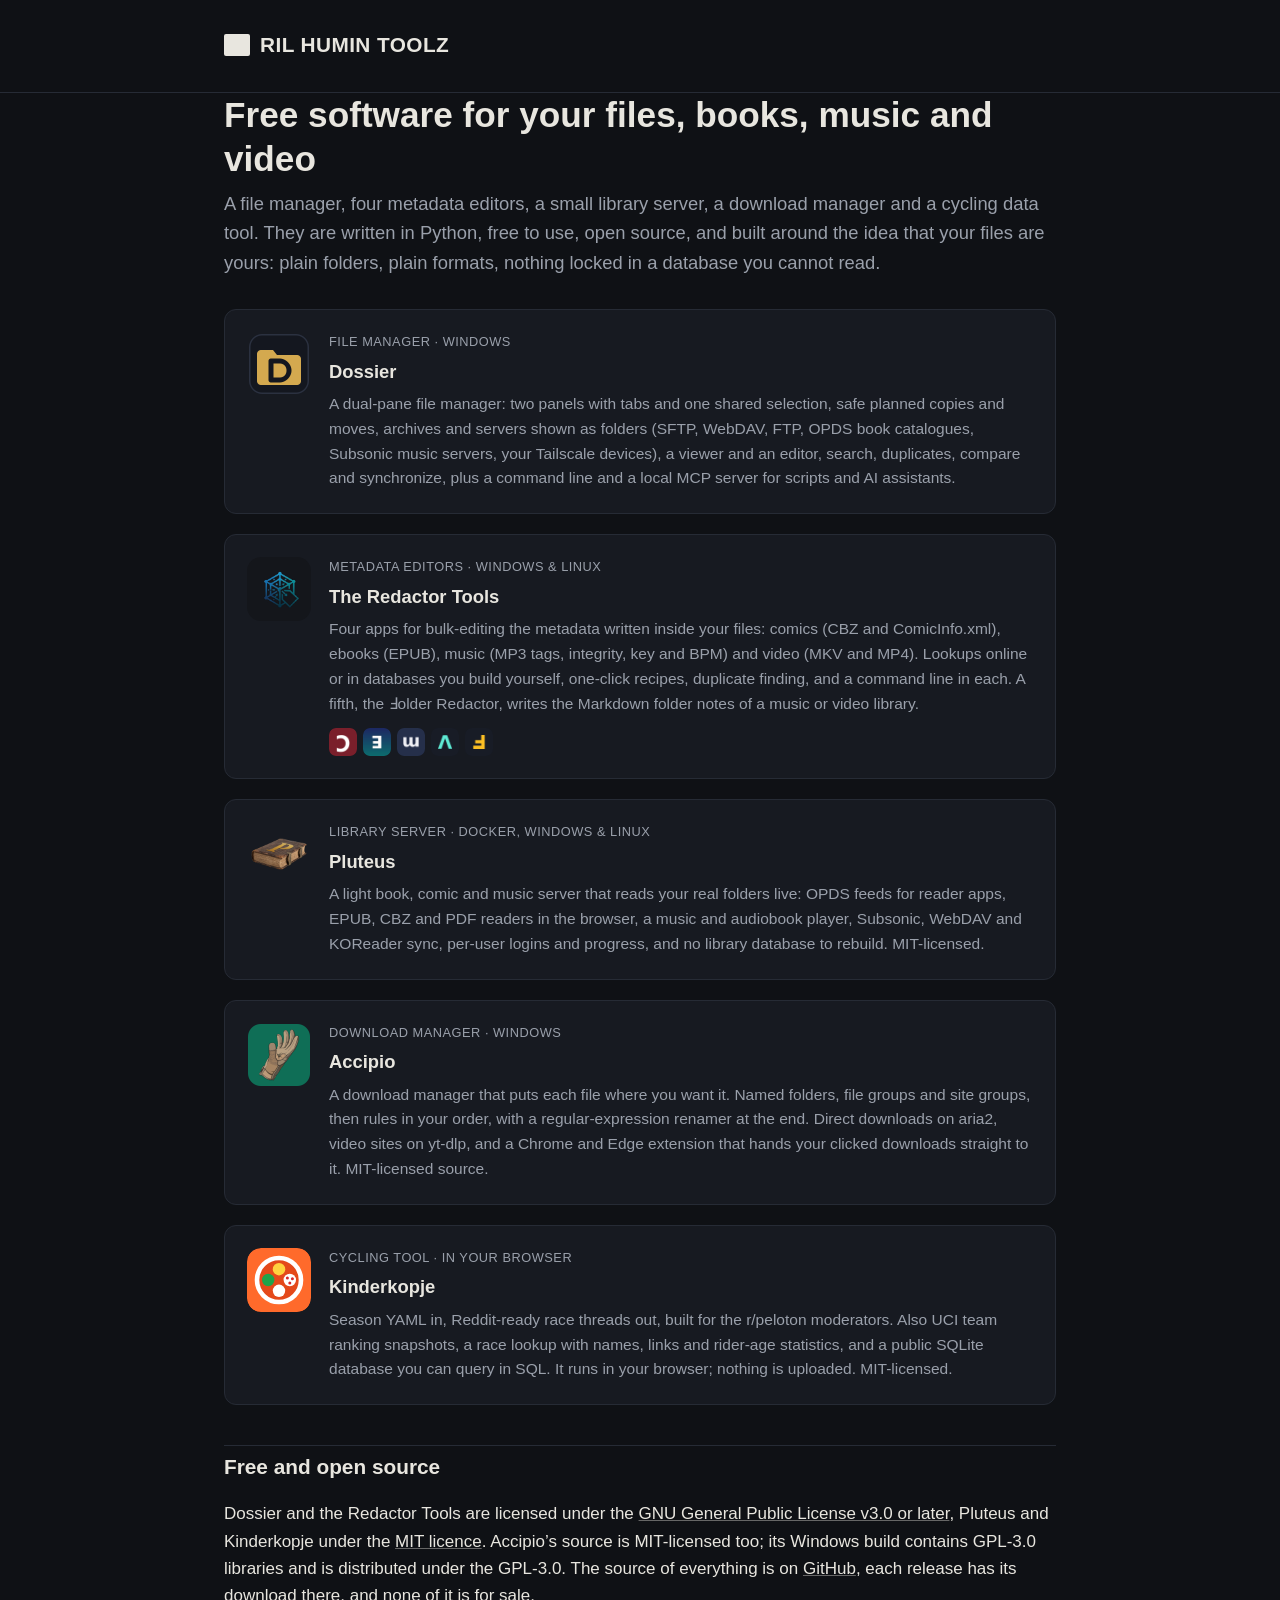
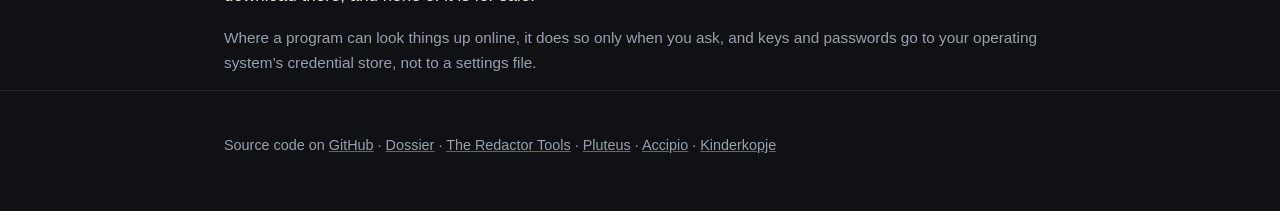
<file: index.html>
<!doctype html>
<html lang="en">
<head>
<meta charset="utf-8">
<meta name="viewport" content="width=device-width, initial-scale=1">
<title>Erlbon — Free Software for Files, Books, Music and Video (Windows &amp; Linux)</title>
<meta name="description" content="Free, open-source software by Erlbon: Dossier, a dual-pane file manager for Windows; the Redactor Tools, four apps for bulk-editing metadata in comics, ebooks, MP3s and video; Pluteus, a light book, comic and music server; Accipio, a download manager that sorts every download by your rules; and Kinderkopje, race threads and UCI points for cycling fans.">
<link rel="canonical" href="https://erlbon.github.io/">
<link rel="icon" href="assets/img/favicon.png" type="image/png">

<meta property="og:type" content="website">
<meta property="og:title" content="Erlbon — Free Software for Files, Books, Music and Video">
<meta property="og:description" content="Dossier (a dual-pane file manager), the Redactor Tools (metadata editors for comics, ebooks, MP3s and video) and Pluteus (a light library server). Free and open source.">
<meta property="og:url" content="https://erlbon.github.io/">
<meta property="og:image" content="https://erlbon.github.io/assets/img/screenshots/dossier-main-dark.jpg">
<meta name="twitter:card" content="summary_large_image">

<link rel="stylesheet" href="assets/style.css">

<script type="application/ld+json">
{
  "@context": "https://schema.org",
  "@type": "WebSite",
  "name": "Erlbon",
  "url": "https://erlbon.github.io/",
  "description": "Free, open-source software for files, books, music and video: a dual-pane file manager, four metadata editors, a light library server, a download manager and a cycling data tool.",
  "author": { "@type": "Person", "name": "Erlbon", "url": "https://github.com/Erlbon" }
}
</script>
<script type="application/ld+json">
{
  "@context": "https://schema.org",
  "@type": "ItemList",
  "itemListElement": [
    { "@type": "ListItem", "position": 1, "url": "https://erlbon.github.io/dossier/", "name": "Dossier" },
    { "@type": "ListItem", "position": 2, "url": "https://erlbon.github.io/redactors/", "name": "The Redactor Tools" },
    { "@type": "ListItem", "position": 3, "url": "https://erlbon.github.io/pluteus/", "name": "Pluteus" },
    { "@type": "ListItem", "position": 4, "url": "https://erlbon.github.io/accipio/", "name": "Accipio" },
    { "@type": "ListItem", "position": 5, "url": "https://erlbon.github.io/kinderkopje/", "name": "Kinderkopje" }
  ]
}
</script>
</head>
<body>

<header class="site-header">
  <div class="wrap">
    <a class="wordmark" href="/"><span class="bar" aria-hidden="true"></span> RIL HUMIN TOOLZ</a>
  </div>
</header>

<main class="wrap">
  <h1 class="front">Free software for your files, books, music and video</h1>
  <p class="lead">A file manager, four metadata editors, a small library server, a download manager and a cycling data tool. They are written in Python, free to use, open source, and built around the idea that your files are yours: plain folders, plain formats, nothing locked in a database you cannot read.</p>

  <div class="grid projects">
    <a class="card" data-app="dossier" href="dossier/">
      <img class="icon" src="assets/img/dossier.png" alt="Dossier icon" width="64" height="64">
      <div>
        <span class="kind">File manager · Windows</span>
        <h3>Dossier</h3>
        <p>A dual-pane file manager: two panels with tabs and one shared selection, safe planned copies and moves, archives and servers shown as folders (SFTP, WebDAV, FTP, OPDS book catalogues, Subsonic music servers, your Tailscale devices), a viewer and an editor, search, duplicates, compare and synchronize, plus a command line and a local MCP server for scripts and AI assistants.</p>
      </div>
    </a>

    <a class="card" href="redactors/">
      <img class="icon" src="assets/img/hero-logo.png" alt="" width="64" height="64" style="object-fit:contain;background:var(--bar)">
      <div>
        <span class="kind">Metadata editors · Windows &amp; Linux</span>
        <h3>The Redactor Tools</h3>
        <p>Four apps for bulk-editing the metadata written inside your files: comics (CBZ and ComicInfo.xml), ebooks (EPUB), music (MP3 tags, integrity, key and BPM) and video (MKV and MP4). Lookups online or in databases you build yourself, one-click recipes, duplicate finding, and a command line in each. A fifth, the Ⅎolder Redactor, writes the Markdown folder notes of a music or video library.</p>
        <div class="icon-row">
          <img src="assets/img/cbzredactor.png" alt="The ƆBZ Redactor" width="28" height="28">
          <img src="assets/img/epubredactor.png" alt="The ƎPUB Redactor" width="28" height="28">
          <img src="assets/img/mp3redactor.png" alt="The ɯP3 Redactor" width="28" height="28">
          <img src="assets/img/videoredactor.png" alt="The Ʌideo Redactor" width="28" height="28">
          <img src="assets/img/folderredactor.png" alt="The Ⅎolder Redactor" width="28" height="28">
        </div>
      </div>
    </a>

    <a class="card" data-app="pluteus" href="pluteus/">
      <img class="icon" src="assets/img/pluteus.png" alt="Pluteus icon" width="64" height="64">
      <div>
        <span class="kind">Library server · Docker, Windows &amp; Linux</span>
        <h3>Pluteus</h3>
        <p>A light book, comic and music server that reads your real folders live: OPDS feeds for reader apps, EPUB, CBZ and PDF readers in the browser, a music and audiobook player, Subsonic, WebDAV and KOReader sync, per-user logins and progress, and no library database to rebuild. MIT-licensed.</p>
      </div>
    </a>

    <a class="card" data-app="accipio" href="accipio/">
      <img class="icon" src="assets/img/accipio.png" alt="Accipio icon" width="64" height="64">
      <div>
        <span class="kind">Download manager · Windows</span>
        <h3>Accipio</h3>
        <p>A download manager that puts each file where you want it. Named folders, file groups and site groups, then rules in your order, with a regular-expression renamer at the end. Direct downloads on aria2, video sites on yt-dlp, and a Chrome and Edge extension that hands your clicked downloads straight to it. MIT-licensed source.</p>
      </div>
    </a>

    <a class="card" data-app="kinderkopje" href="kinderkopje/">
      <img class="icon" src="assets/img/kinderkopje.svg" alt="Kinderkopje icon" width="64" height="64">
      <div>
        <span class="kind">Cycling tool · In your browser</span>
        <h3>Kinderkopje</h3>
        <p>Season YAML in, Reddit-ready race threads out, built for the r/peloton moderators. Also UCI team ranking snapshots, a race lookup with names, links and rider-age statistics, and a public SQLite database you can query in SQL. It runs in your browser; nothing is uploaded. MIT-licensed.</p>
      </div>
    </a>
  </div>

  <h2>Free and open source</h2>
  <p>Dossier and the Redactor Tools are licensed under the <a href="https://www.gnu.org/licenses/gpl-3.0.html">GNU General Public License v3.0 or later</a>, Pluteus and Kinderkopje under the <a href="https://opensource.org/license/mit">MIT licence</a>. Accipio&rsquo;s source is MIT-licensed too; its Windows build contains GPL-3.0 libraries and is distributed under the GPL-3.0. The source of everything is on <a href="https://github.com/Erlbon">GitHub</a>, each release has its download there, and none of it is for sale.</p>
  <p class="note">Where a program can look things up online, it does so only when you ask, and keys and passwords go to your operating system&rsquo;s credential store, not to a settings file.</p>
</main>

<footer>
  <div class="wrap">
    <p>Source code on <a href="https://github.com/Erlbon">GitHub</a> · <a href="dossier/">Dossier</a> · <a href="redactors/">The Redactor Tools</a> · <a href="pluteus/">Pluteus</a> · <a href="accipio/">Accipio</a> · <a href="kinderkopje/">Kinderkopje</a></p>
  </div>
</footer>

</body>
</html>
</file>
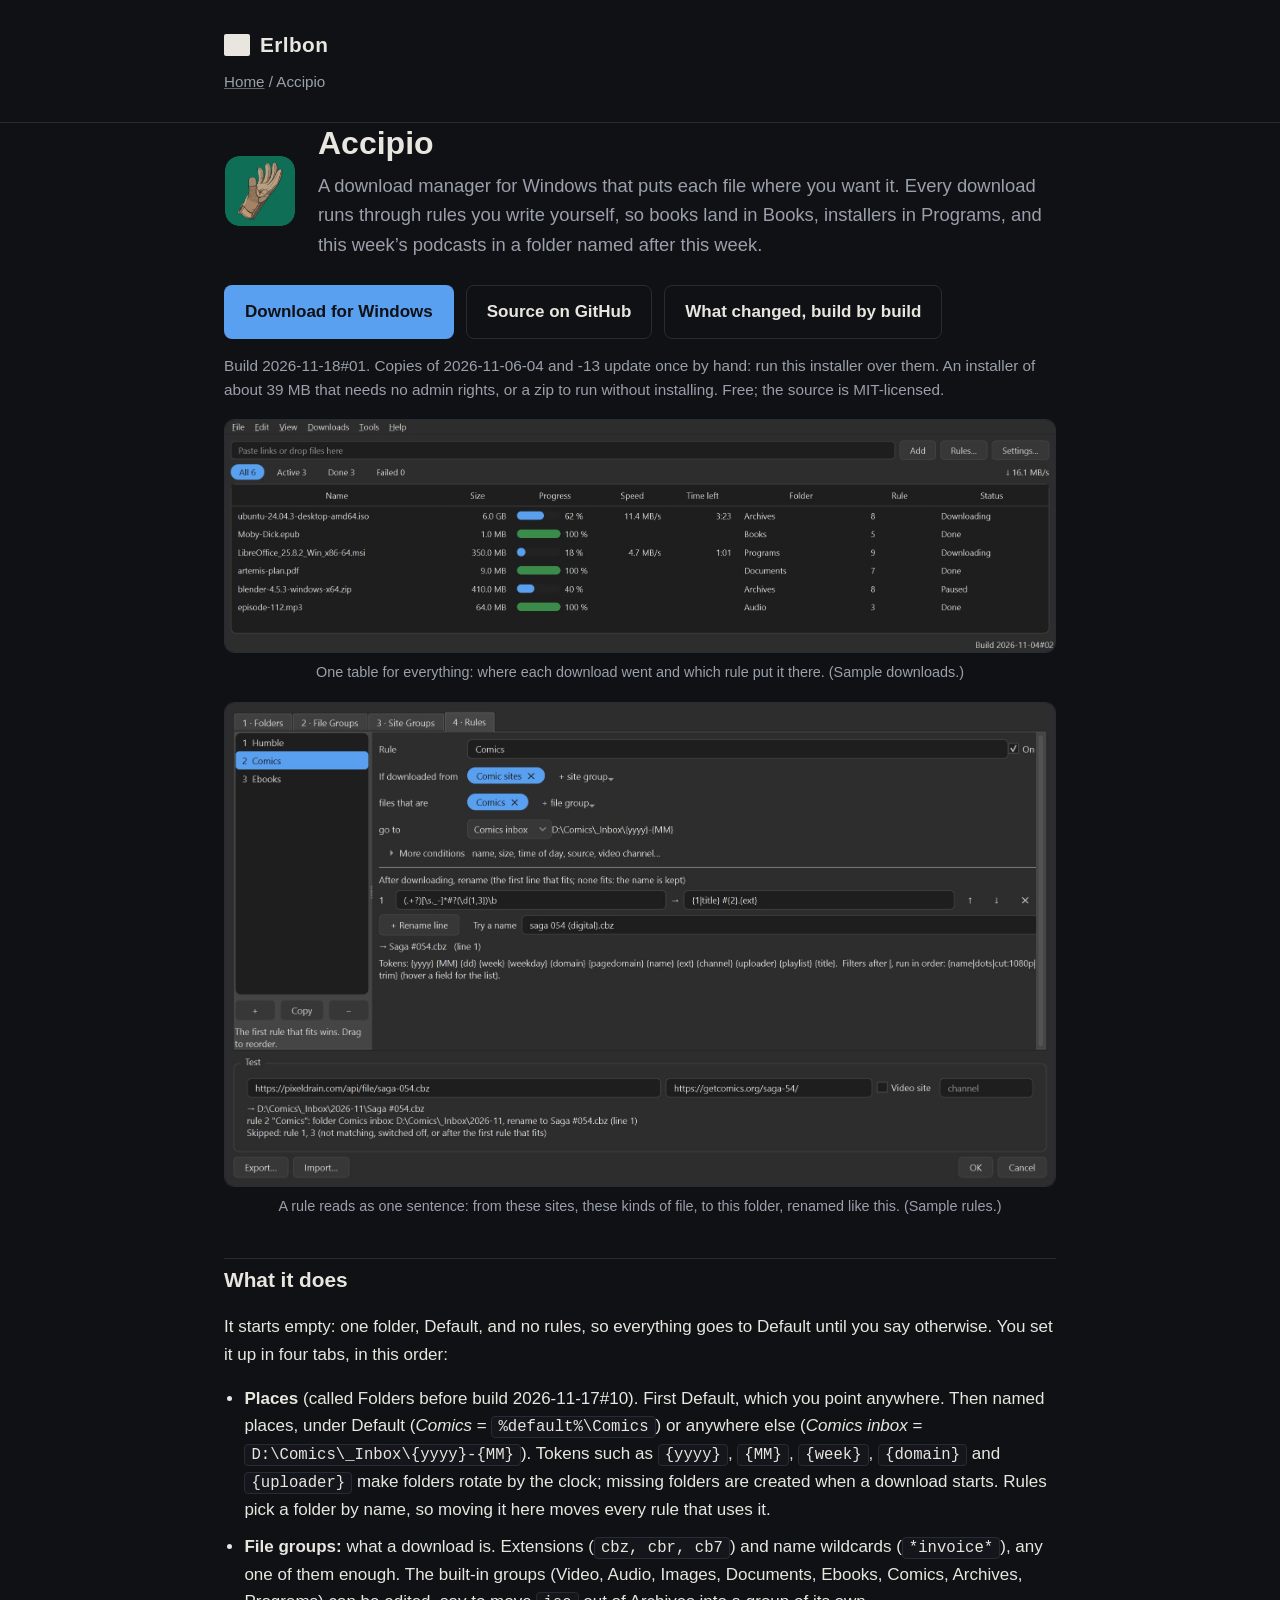
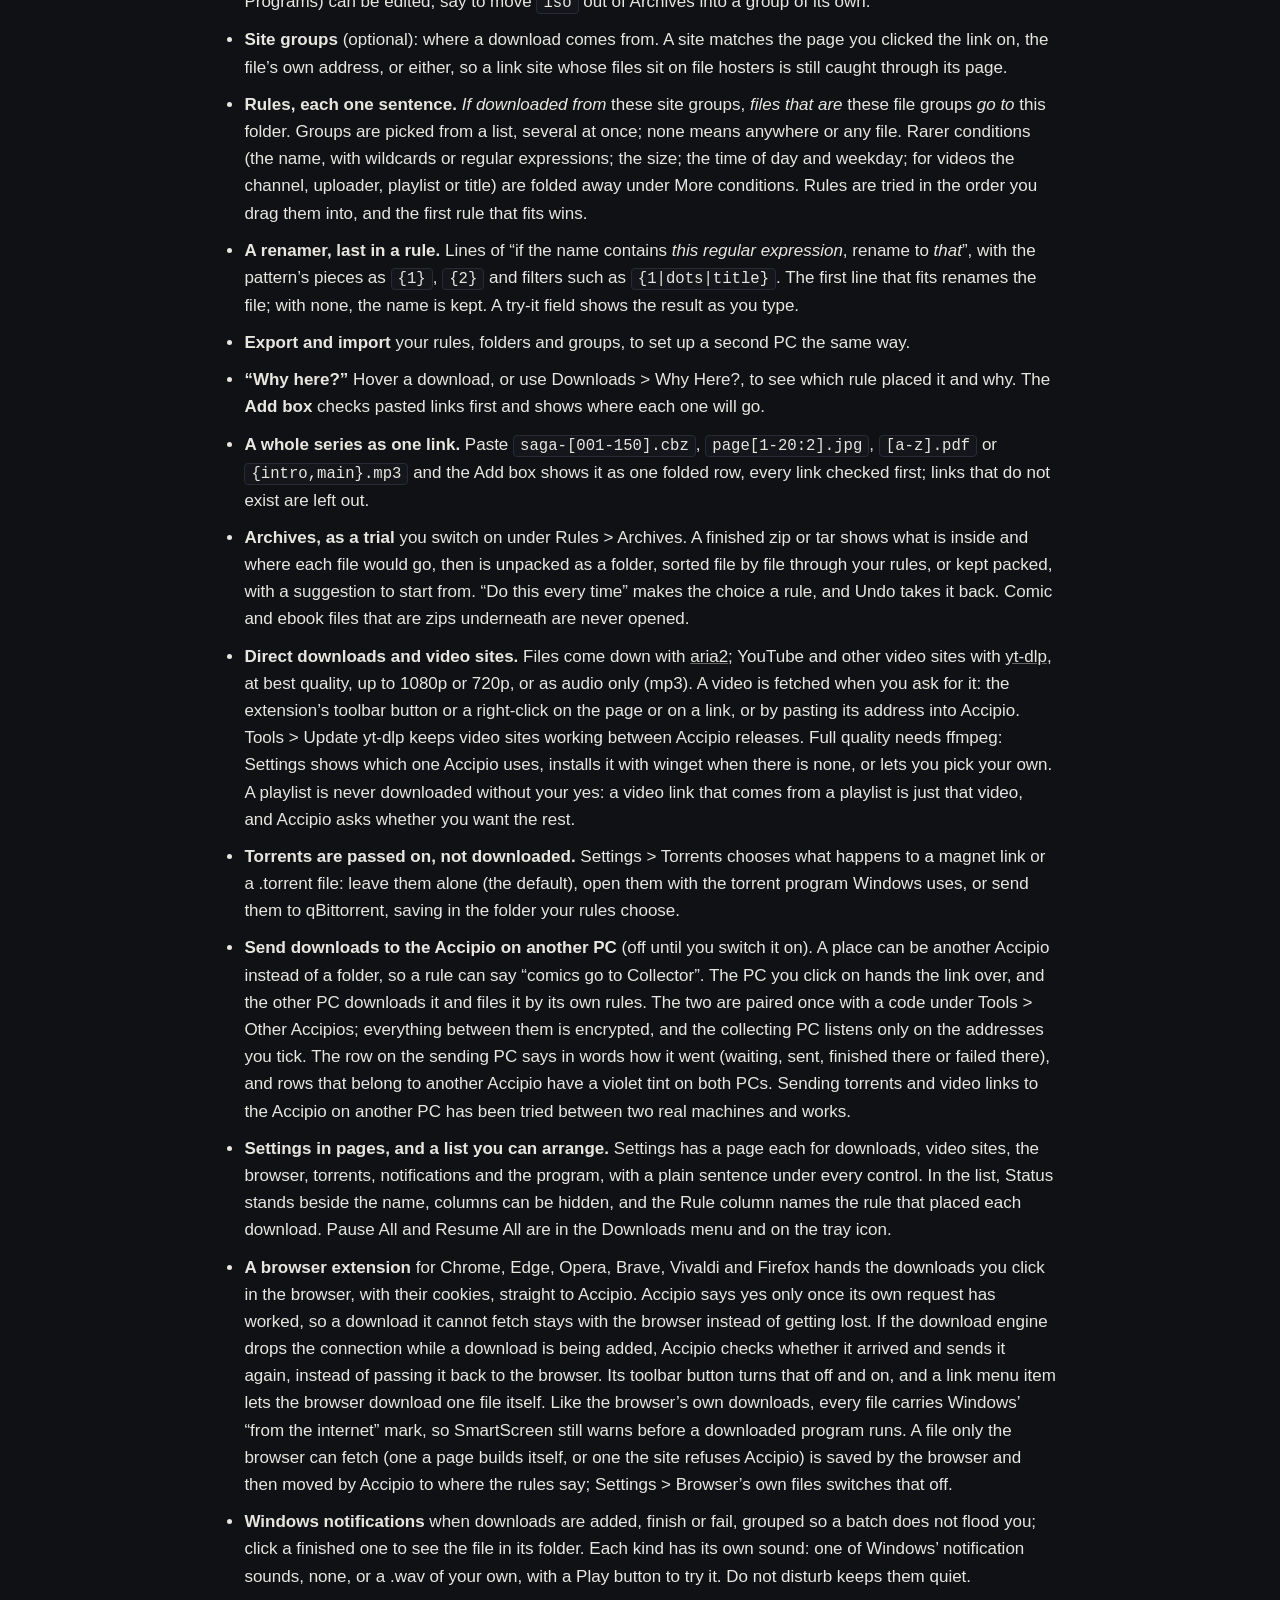
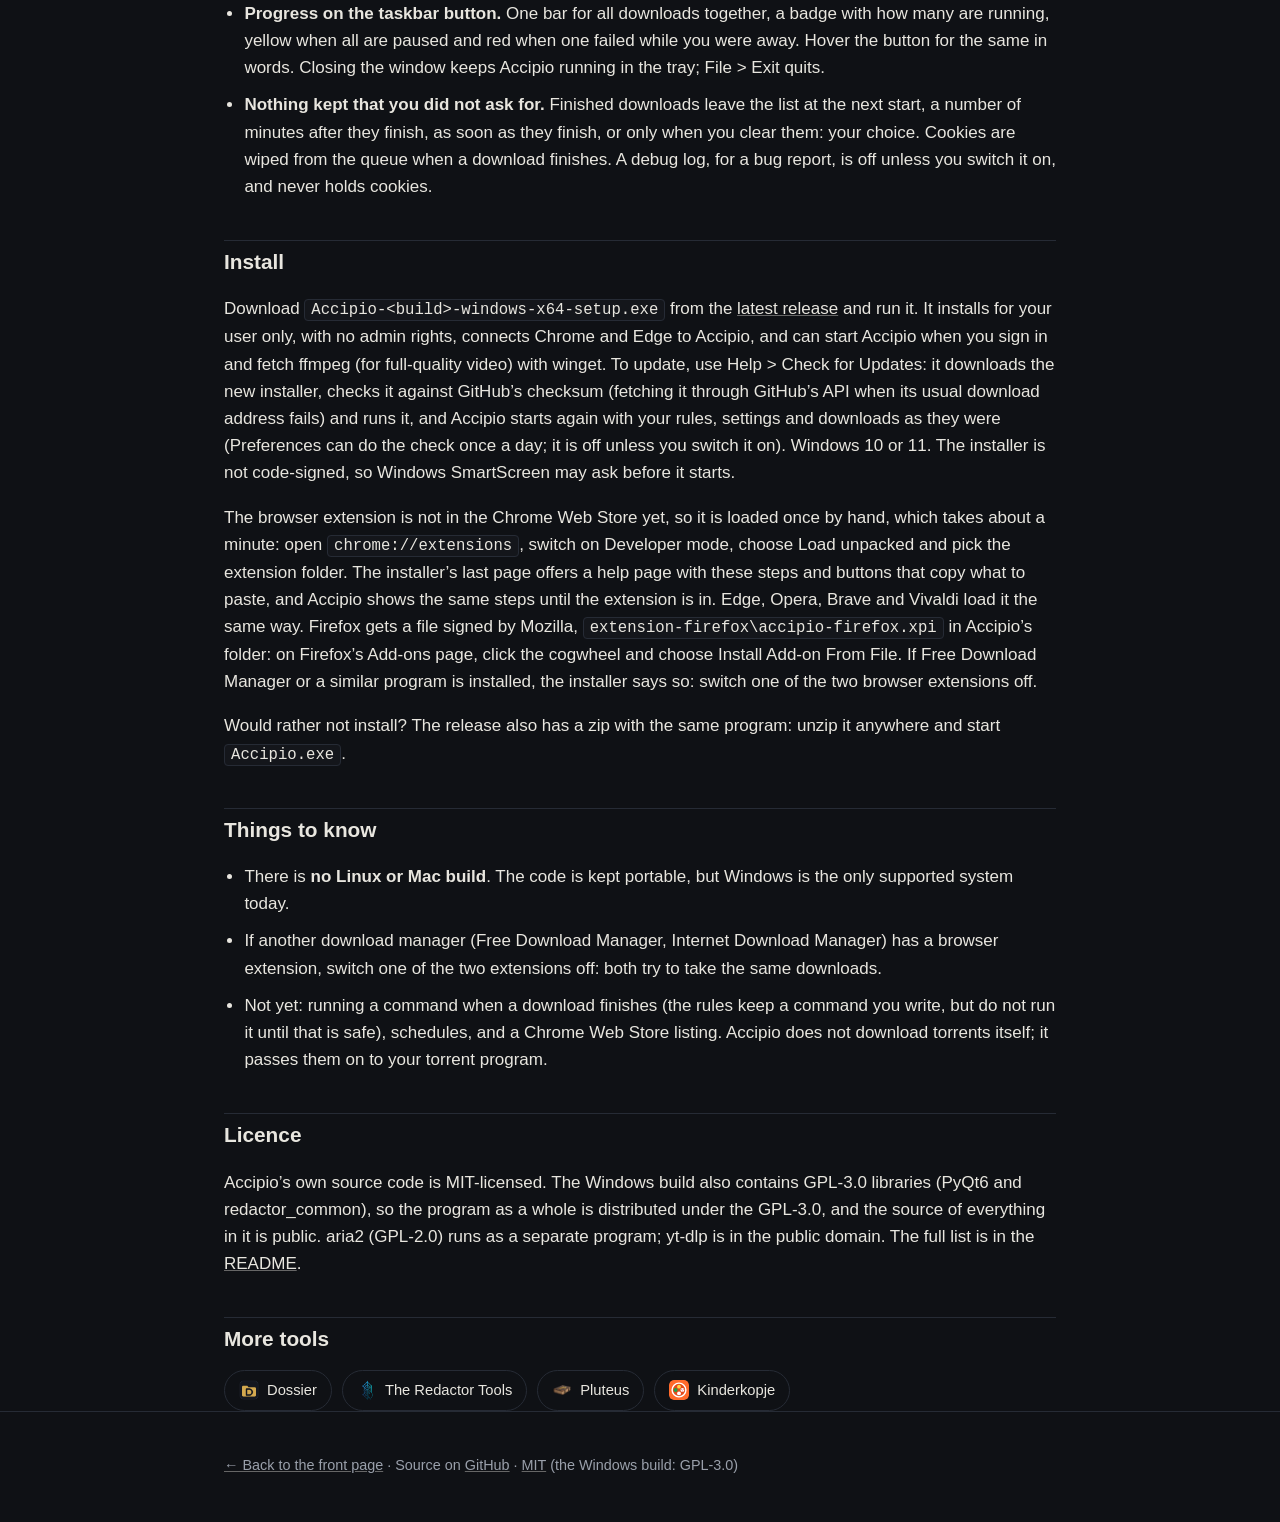
<file: accipio/index.html>
<!doctype html>
<html lang="en">
<head>
<meta charset="utf-8">
<meta name="viewport" content="width=device-width, initial-scale=1">
<title>Accipio — A Free Download Manager for Windows That Sorts Every Download into the Right Folder</title>
<meta name="description" content="Accipio is a free, open-source download manager for Windows. Your own ordered rules put every download in the right folder by site, file type, name, size, time of day or video channel; aria2 for direct downloads, yt-dlp for YouTube and other video sites, and a Chrome and Edge extension that takes your clicked downloads.">
<link rel="canonical" href="https://erlbon.github.io/accipio/">
<link rel="icon" href="../assets/img/accipio.png" type="image/png">

<meta property="og:type" content="website">
<meta property="og:title" content="Accipio — A Free Download Manager for Windows with Rules">
<meta property="og:description" content="Every download goes where your rules say: by site, file type, name, size, time of day or video channel. Direct downloads and video sites. Free and open source.">
<meta property="og:url" content="https://erlbon.github.io/accipio/">
<meta property="og:image" content="https://erlbon.github.io/assets/img/screenshots/accipio-main-dark.jpg">
<meta name="twitter:card" content="summary_large_image">

<link rel="stylesheet" href="../assets/style.css">

<script type="application/ld+json">
{
  "@context": "https://schema.org",
  "@type": "SoftwareApplication",
  "name": "Accipio",
  "description": "A free, open-source download manager for Windows that puts each file where your rules say. Ordered rules by site, file type, name, size, time of day or video channel; folders that rotate by date; aria2 for direct downloads, yt-dlp for video sites; a browser extension for clicked downloads in Chrome, Edge, Opera, Brave, Vivaldi and Firefox.",
  "url": "https://erlbon.github.io/accipio/",
  "downloadUrl": "https://github.com/Erlbon/accipio/releases/latest",
  "codeRepository": "https://github.com/Erlbon/accipio",
  "operatingSystem": "Windows 10, Windows 11",
  "applicationCategory": "UtilitiesApplication",
  "softwareVersion": "2026-11-18#01",
  "license": "https://opensource.org/license/mit",
  "screenshot": "https://erlbon.github.io/assets/img/screenshots/accipio-main-dark.jpg",
  "featureList": [
    "Named folders, file groups and site groups that rules point at, so one change moves every rule that uses them",
    "Rules written as one sentence: from these site groups, these file groups, to this folder; the first rule that fits wins",
    "Conditions: file groups and site groups picked as chips (a site matched on the page you clicked on), and under More conditions name (wildcards or regular expressions), size, time of day and weekday, and a video's channel, uploader, playlist or title",
    "Folder templates with date tokens ({yyyy}, {MM}, {week}...) so folders rotate by the clock; missing folders are created",
    "A renamer at the end of a rule: regular-expression lines, the first that fits renames the file, with a try-it field",
    "Export and import of rules, folders and groups between PCs",
    "Direct downloads on aria2; YouTube and other video sites on yt-dlp, with quality choices and Update yt-dlp in the Tools menu",
    "A browser extension for Chrome, Edge, Opera, Brave, Vivaldi and Firefox that hands clicked downloads, with their cookies, to Accipio",
    "Files only the browser can fetch (a file a page builds itself) are moved to where the rules say once the browser has saved them",
    "Magnet links and .torrent files are passed on to your torrent program, to qBittorrent with the folder your rules choose",
    "A place can be another Accipio: a rule sends downloads to the Accipio on another PC, paired with a code and encrypted, with those rows in a colour of their own",
    "An Add box that checks pasted links and shows where each will go, and Why Here? for every download",
    "A whole series as one link, such as saga-[001-150].cbz, checked link by link before anything starts",
    "Archives (trial): a finished zip or tar shows what is inside and is unpacked as a folder, sorted by the rules, or kept packed, with Undo",
    "Downloaded files carry Windows' from-the-internet mark, as the browser's own downloads do",
    "Windows notifications when downloads are added, finish or fail",
    "Progress on the taskbar button: one bar for all downloads, a badge with how many run, red when one failed",
    "Settings shows the ffmpeg in use for video sites and installs it with winget when there is none",
    "Settings in six pages with a plain sentence under each control; columns that can be hidden; Pause All and Resume All in the menu and on the tray icon",
    "A playlist is never downloaded without your yes; a video link from a playlist is just that video",
    "The window's X keeps Accipio running in the tray, so downloads go on",
    "A per-user Windows installer with no admin rights, or a zip to run without installing",
    "Help > Check for Updates downloads and installs a new version, checked against GitHub's checksum"
  ],
  "offers": { "@type": "Offer", "price": "0", "priceCurrency": "USD" },
  "author": { "@type": "Person", "name": "Erlbon", "url": "https://github.com/Erlbon" },
  "isPartOf": { "@type": "WebSite", "name": "Erlbon", "url": "https://erlbon.github.io/" }
}
</script>
</head>
<body data-app="accipio">

<header class="site-header">
  <div class="wrap">
    <a class="wordmark" href="/"><span class="bar" aria-hidden="true"></span> Erlbon</a>
    <nav class="crumbs"><a href="/">Home</a> / Accipio</nav>
  </div>
</header>

<main class="wrap">
  <div class="hero">
    <img class="icon" src="../assets/img/accipio.png" alt="Accipio icon" width="72" height="72">
    <div>
      <h1>Accipio</h1>
      <p class="tagline" style="margin-bottom:0">A download manager for Windows that puts each file where you want it. Every download runs through rules you write yourself, so books land in Books, installers in Programs, and this week&rsquo;s podcasts in a folder named after this week.</p>
    </div>
  </div>

  <div class="btn-row">
    <a class="btn primary" href="https://github.com/Erlbon/accipio/releases/latest">Download for Windows</a>
    <a class="btn secondary" href="https://github.com/Erlbon/accipio">Source on GitHub</a>
    <a class="btn secondary" href="https://github.com/Erlbon/accipio/blob/main/CHANGELOG.md">What changed, build by build</a>
  </div>
  <p class="note">Build 2026-11-18#01. Copies of 2026-11-06-04 and -13 update once by hand: run this installer over them. An installer of about 39&nbsp;MB that needs no admin rights, or a zip to run without installing. Free; the source is MIT-licensed.</p>

  <div class="screenshots">
    <figure>
      <img src="../assets/img/screenshots/accipio-main-dark.jpg" alt="Accipio's main window in the dark scheme: a paste bar with Add, Rules and Settings buttons, filter buttons for all, active, done and failed downloads, and a table of six downloads with size, a progress bar, speed, time left, the folder each went to, the rule that placed it and its status." width="2065" height="578">
      <figcaption>One table for everything: where each download went and which rule put it there. (Sample downloads.)</figcaption>
    </figure>
    <figure>
      <img src="../assets/img/screenshots/accipio-rules-dark.jpg" alt="Accipio's Rules window with four tabs, Folders, File Groups, Site Groups and Rules. A narrow list of three rules on the left; the rule Comics reads as a sentence: if downloaded from Comic sites, files that are Comics, go to Comics inbox, then a rename line turning saga 054 (digital).cbz into Saga #054.cbz. The test box below shows a file hosted on pixeldrain, clicked on getcomics.org, going to D:\Comics\_Inbox\2026-11." width="1925" height="1120" loading="lazy">
      <figcaption>A rule reads as one sentence: from these sites, these kinds of file, to this folder, renamed like this. (Sample rules.)</figcaption>
    </figure>
  </div>

  <h2>What it does</h2>
  <p>It starts empty: one folder, Default, and no rules, so everything goes to Default until you say otherwise. You set it up in four tabs, in this order:</p>
  <ul class="feature-list">
    <li><strong>Places</strong> (called Folders before build 2026-11-17#10). First Default, which you point anywhere. Then named places, under Default (<em>Comics</em> = <code>%default%\Comics</code>) or anywhere else (<em>Comics inbox</em> = <code>D:\Comics\_Inbox\{yyyy}-{MM}</code>). Tokens such as <code>{yyyy}</code>, <code>{MM}</code>, <code>{week}</code>, <code>{domain}</code> and <code>{uploader}</code> make folders rotate by the clock; missing folders are created when a download starts. Rules pick a folder by name, so moving it here moves every rule that uses it.</li>
    <li><strong>File groups:</strong> what a download is. Extensions (<code>cbz, cbr, cb7</code>) and name wildcards (<code>*invoice*</code>), any one of them enough. The built-in groups (Video, Audio, Images, Documents, Ebooks, Comics, Archives, Programs) can be edited, say to move <code>iso</code> out of Archives into a group of its own.</li>
    <li><strong>Site groups</strong> (optional): where a download comes from. A site matches the page you clicked the link on, the file&rsquo;s own address, or either, so a link site whose files sit on file hosters is still caught through its page.</li>
    <li><strong>Rules, each one sentence.</strong> <em>If downloaded from</em> these site groups, <em>files that are</em> these file groups <em>go to</em> this folder. Groups are picked from a list, several at once; none means anywhere or any file. Rarer conditions (the name, with wildcards or regular expressions; the size; the time of day and weekday; for videos the channel, uploader, playlist or title) are folded away under More conditions. Rules are tried in the order you drag them into, and the first rule that fits wins.</li>
    <li><strong>A renamer, last in a rule.</strong> Lines of &ldquo;if the name contains <em>this regular expression</em>, rename to <em>that</em>&rdquo;, with the pattern&rsquo;s pieces as <code>{1}</code>, <code>{2}</code> and filters such as <code>{1|dots|title}</code>. The first line that fits renames the file; with none, the name is kept. A try-it field shows the result as you type.</li>
    <li><strong>Export and import</strong> your rules, folders and groups, to set up a second PC the same way.</li>
    <li><strong>&ldquo;Why here?&rdquo;</strong> Hover a download, or use Downloads &gt; Why Here?, to see which rule placed it and why. The <strong>Add box</strong> checks pasted links first and shows where each one will go.</li>
    <li><strong>A whole series as one link.</strong> Paste <code>saga-[001-150].cbz</code>, <code>page[1-20:2].jpg</code>, <code>[a-z].pdf</code> or <code>{intro,main}.mp3</code> and the Add box shows it as one folded row, every link checked first; links that do not exist are left out.</li>
    <li><strong>Archives, as a trial</strong> you switch on under Rules &gt; Archives. A finished zip or tar shows what is inside and where each file would go, then is unpacked as a folder, sorted file by file through your rules, or kept packed, with a suggestion to start from. &ldquo;Do this every time&rdquo; makes the choice a rule, and Undo takes it back. Comic and ebook files that are zips underneath are never opened.</li>
    <li><strong>Direct downloads and video sites.</strong> Files come down with <a href="https://aria2.github.io/">aria2</a>; YouTube and other video sites with <a href="https://github.com/yt-dlp/yt-dlp">yt-dlp</a>, at best quality, up to 1080p or 720p, or as audio only (mp3). A video is fetched when you ask for it: the extension&rsquo;s toolbar button or a right-click on the page or on a link, or by pasting its address into Accipio. Tools &gt; Update yt-dlp keeps video sites working between Accipio releases. Full quality needs ffmpeg: Settings shows which one Accipio uses, installs it with winget when there is none, or lets you pick your own. A playlist is never downloaded without your yes: a video link that comes from a playlist is just that video, and Accipio asks whether you want the rest.</li>
    <li><strong>Torrents are passed on, not downloaded.</strong> Settings &gt; Torrents chooses what happens to a magnet link or a .torrent file: leave them alone (the default), open them with the torrent program Windows uses, or send them to qBittorrent, saving in the folder your rules choose.</li>
    <li><strong>Send downloads to the Accipio on another PC</strong> (off until you switch it on). A place can be another Accipio instead of a folder, so a rule can say &ldquo;comics go to Collector&rdquo;. The PC you click on hands the link over, and the other PC downloads it and files it by its own rules. The two are paired once with a code under Tools &gt; Other Accipios; everything between them is encrypted, and the collecting PC listens only on the addresses you tick. The row on the sending PC says in words how it went (waiting, sent, finished there or failed there), and rows that belong to another Accipio have a violet tint on both PCs. Sending torrents and video links to the Accipio on another PC has been tried between two real machines and works.</li>
    <li><strong>Settings in pages, and a list you can arrange.</strong> Settings has a page each for downloads, video sites, the browser, torrents, notifications and the program, with a plain sentence under every control. In the list, Status stands beside the name, columns can be hidden, and the Rule column names the rule that placed each download. Pause All and Resume All are in the Downloads menu and on the tray icon.</li>
    <li><strong>A browser extension</strong> for Chrome, Edge, Opera, Brave, Vivaldi and Firefox hands the downloads you click in the browser, with their cookies, straight to Accipio. Accipio says yes only once its own request has worked, so a download it cannot fetch stays with the browser instead of getting lost. If the download engine drops the connection while a download is being added, Accipio checks whether it arrived and sends it again, instead of passing it back to the browser. Its toolbar button turns that off and on, and a link menu item lets the browser download one file itself. Like the browser&rsquo;s own downloads, every file carries Windows&rsquo; &ldquo;from the internet&rdquo; mark, so SmartScreen still warns before a downloaded program runs. A file only the browser can fetch (one a page builds itself, or one the site refuses Accipio) is saved by the browser and then moved by Accipio to where the rules say; Settings &gt; Browser&rsquo;s own files switches that off.</li>
    <li><strong>Windows notifications</strong> when downloads are added, finish or fail, grouped so a batch does not flood you; click a finished one to see the file in its folder. Each kind has its own sound: one of Windows&rsquo; notification sounds, none, or a .wav of your own, with a Play button to try it. Do not disturb keeps them quiet.</li>
    <li><strong>Progress on the taskbar button.</strong> One bar for all downloads together, a badge with how many are running, yellow when all are paused and red when one failed while you were away. Hover the button for the same in words. Closing the window keeps Accipio running in the tray; File &gt; Exit quits.</li>
    <li><strong>Nothing kept that you did not ask for.</strong> Finished downloads leave the list at the next start, a number of minutes after they finish, as soon as they finish, or only when you clear them: your choice. Cookies are wiped from the queue when a download finishes. A debug log, for a bug report, is off unless you switch it on, and never holds cookies.</li>
  </ul>

  <h2>Install</h2>
  <p>Download <code>Accipio-&lt;build&gt;-windows-x64-setup.exe</code> from the <a href="https://github.com/Erlbon/accipio/releases/latest">latest release</a> and run it. It installs for your user only, with no admin rights, connects Chrome and Edge to Accipio, and can start Accipio when you sign in and fetch ffmpeg (for full-quality video) with winget. To update, use Help &gt; Check for Updates: it downloads the new installer, checks it against GitHub&rsquo;s checksum (fetching it through GitHub&rsquo;s API when its usual download address fails) and runs it, and Accipio starts again with your rules, settings and downloads as they were (Preferences can do the check once a day; it is off unless you switch it on). Windows 10 or 11. The installer is not code-signed, so Windows SmartScreen may ask before it starts.</p>
  <p>The browser extension is not in the Chrome Web Store yet, so it is loaded once by hand, which takes about a minute: open <code>chrome://extensions</code>, switch on Developer mode, choose Load unpacked and pick the extension folder. The installer&rsquo;s last page offers a help page with these steps and buttons that copy what to paste, and Accipio shows the same steps until the extension is in. Edge, Opera, Brave and Vivaldi load it the same way. Firefox gets a file signed by Mozilla, <code>extension-firefox\accipio-firefox.xpi</code> in Accipio&rsquo;s folder: on Firefox&rsquo;s Add-ons page, click the cogwheel and choose Install Add-on From File. If Free Download Manager or a similar program is installed, the installer says so: switch one of the two browser extensions off.</p>
  <p>Would rather not install? The release also has a zip with the same program: unzip it anywhere and start <code>Accipio.exe</code>.</p>

  <h2>Things to know</h2>
  <ul class="feature-list">
    <li>There is <strong>no Linux or Mac build</strong>. The code is kept portable, but Windows is the only supported system today.</li>
    <li>If another download manager (Free Download Manager, Internet Download Manager) has a browser extension, switch one of the two extensions off: both try to take the same downloads.</li>
    <li>Not yet: running a command when a download finishes (the rules keep a command you write, but do not run it until that is safe), schedules, and a Chrome Web Store listing. Accipio does not download torrents itself; it passes them on to your torrent program.</li>
  </ul>

  <h2>Licence</h2>
  <p>Accipio&rsquo;s own source code is MIT-licensed. The Windows build also contains GPL-3.0 libraries (PyQt6 and redactor_common), so the program as a whole is distributed under the GPL-3.0, and the source of everything in it is public. aria2 (GPL-2.0) runs as a separate program; yt-dlp is in the public domain. The full list is in the <a href="https://github.com/Erlbon/accipio#licences">README</a>.</p>

  <h2>More tools</h2>
  <div class="sibling-list">
    <a href="../dossier/"><img src="../assets/img/dossier.png" alt="">Dossier</a>
    <a href="../redactors/"><img src="../assets/img/hero-logo.png" alt="">The Redactor Tools</a>
    <a href="../pluteus/"><img src="../assets/img/pluteus.png" alt="">Pluteus</a>
    <a href="../kinderkopje/"><img src="../assets/img/kinderkopje.svg" alt="">Kinderkopje</a>
  </div>
</main>

<footer>
  <div class="wrap">
    <p><a href="/">&larr; Back to the front page</a> · Source on <a href="https://github.com/Erlbon/accipio">GitHub</a> · <a href="https://opensource.org/license/mit">MIT</a> (the Windows build: GPL-3.0)</p>
  </div>
</footer>

</body>
</html>
</file>
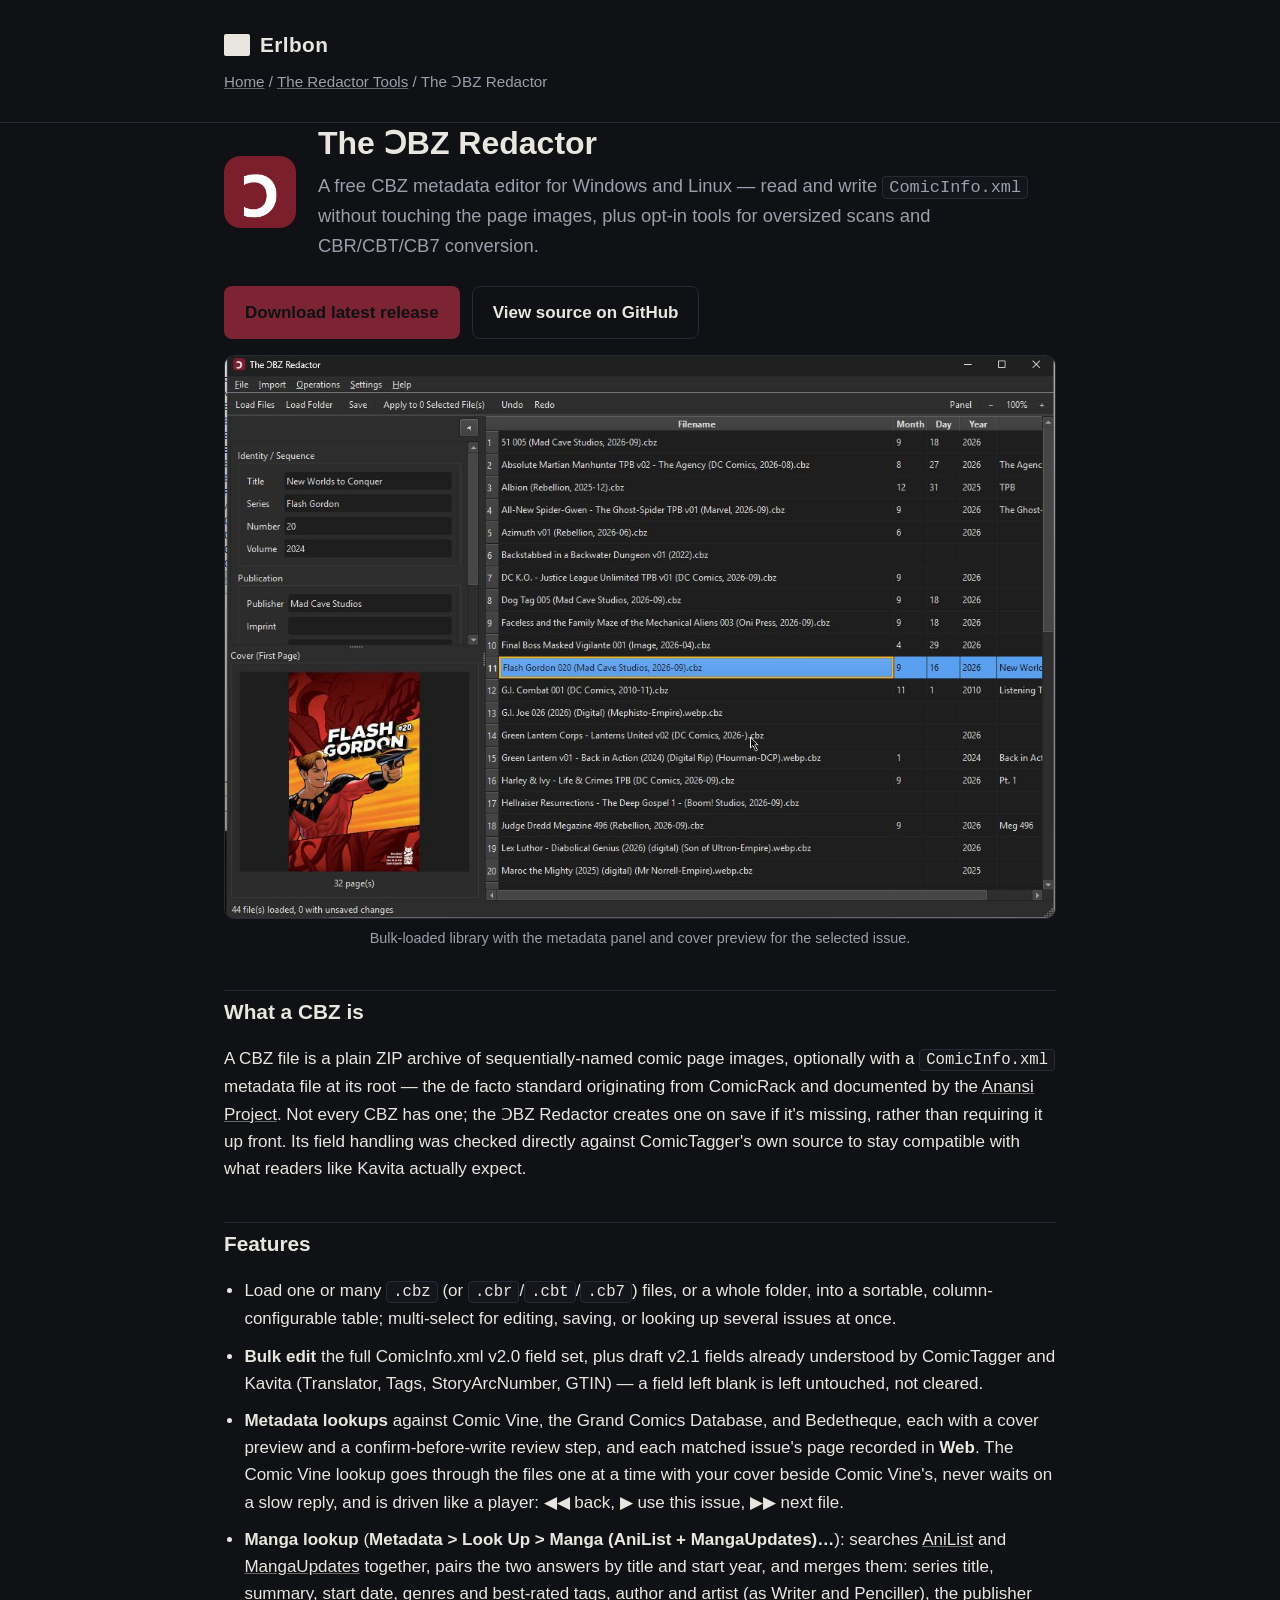
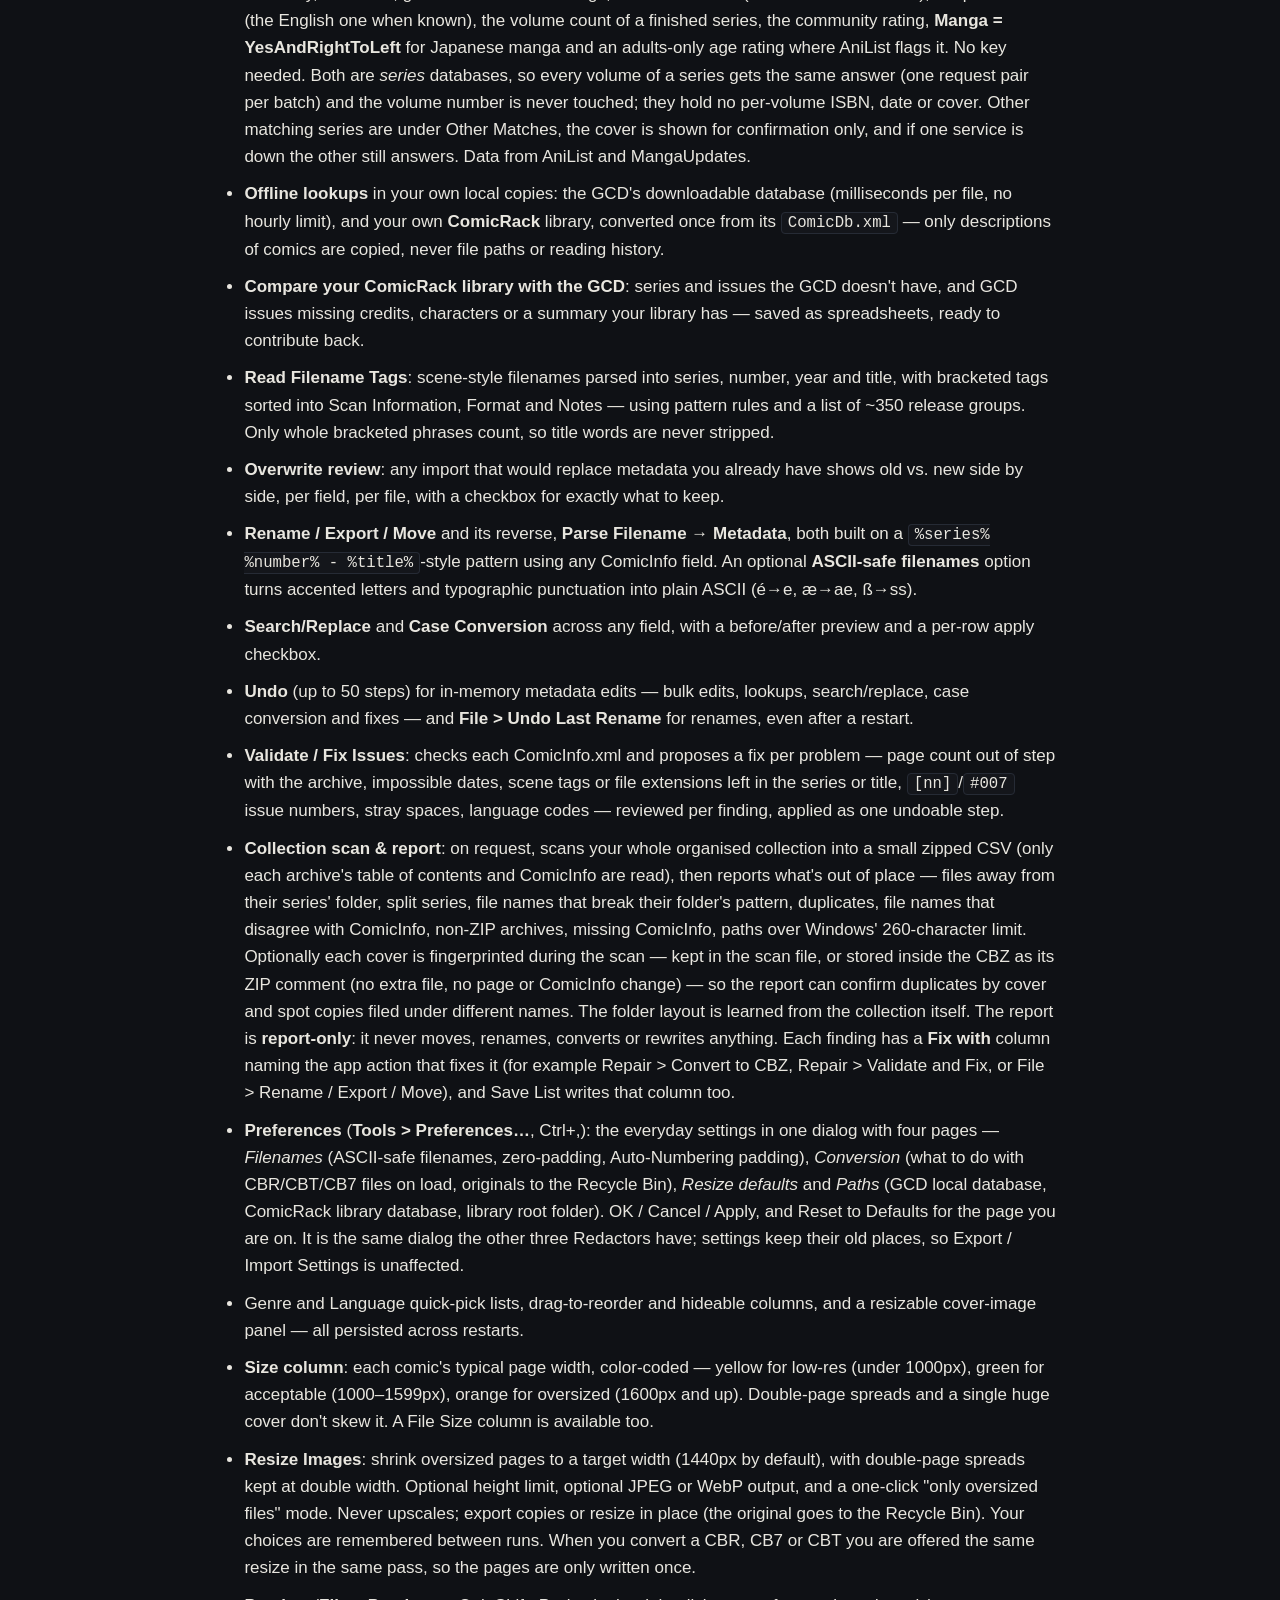
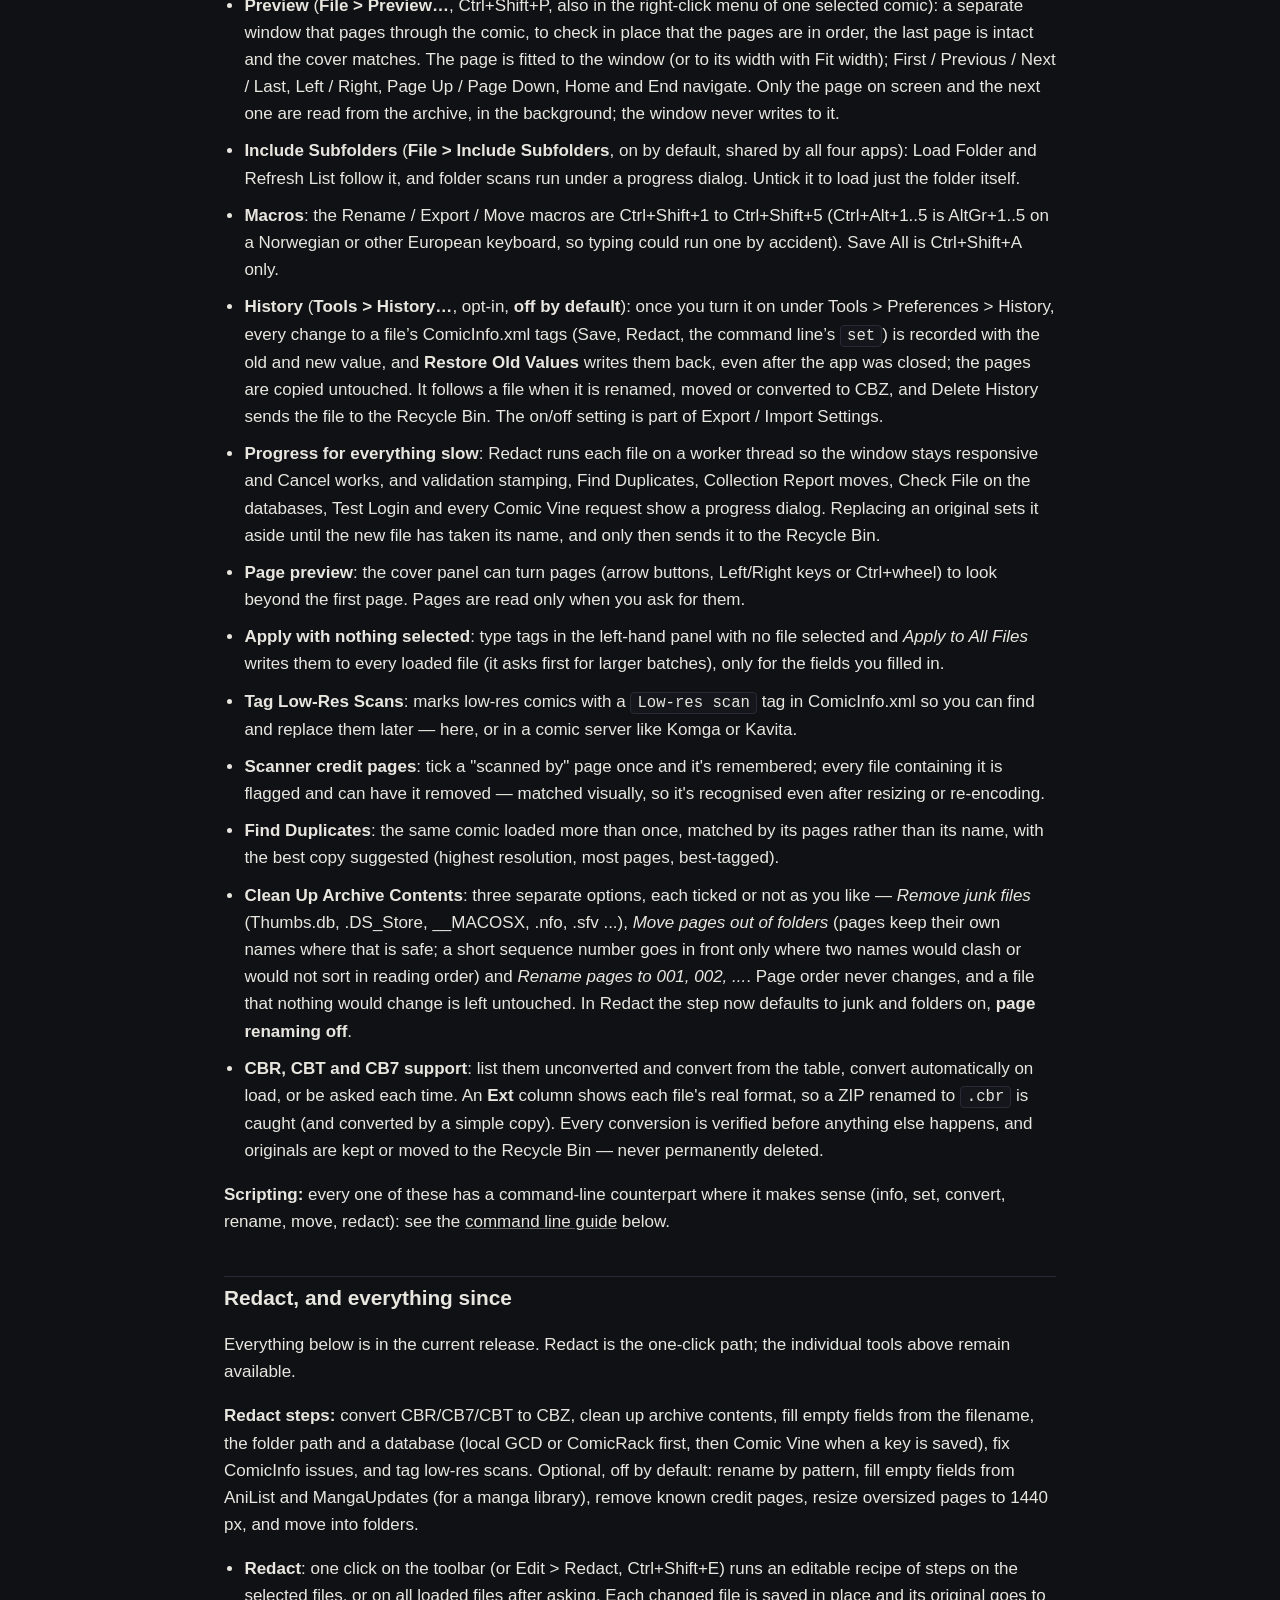
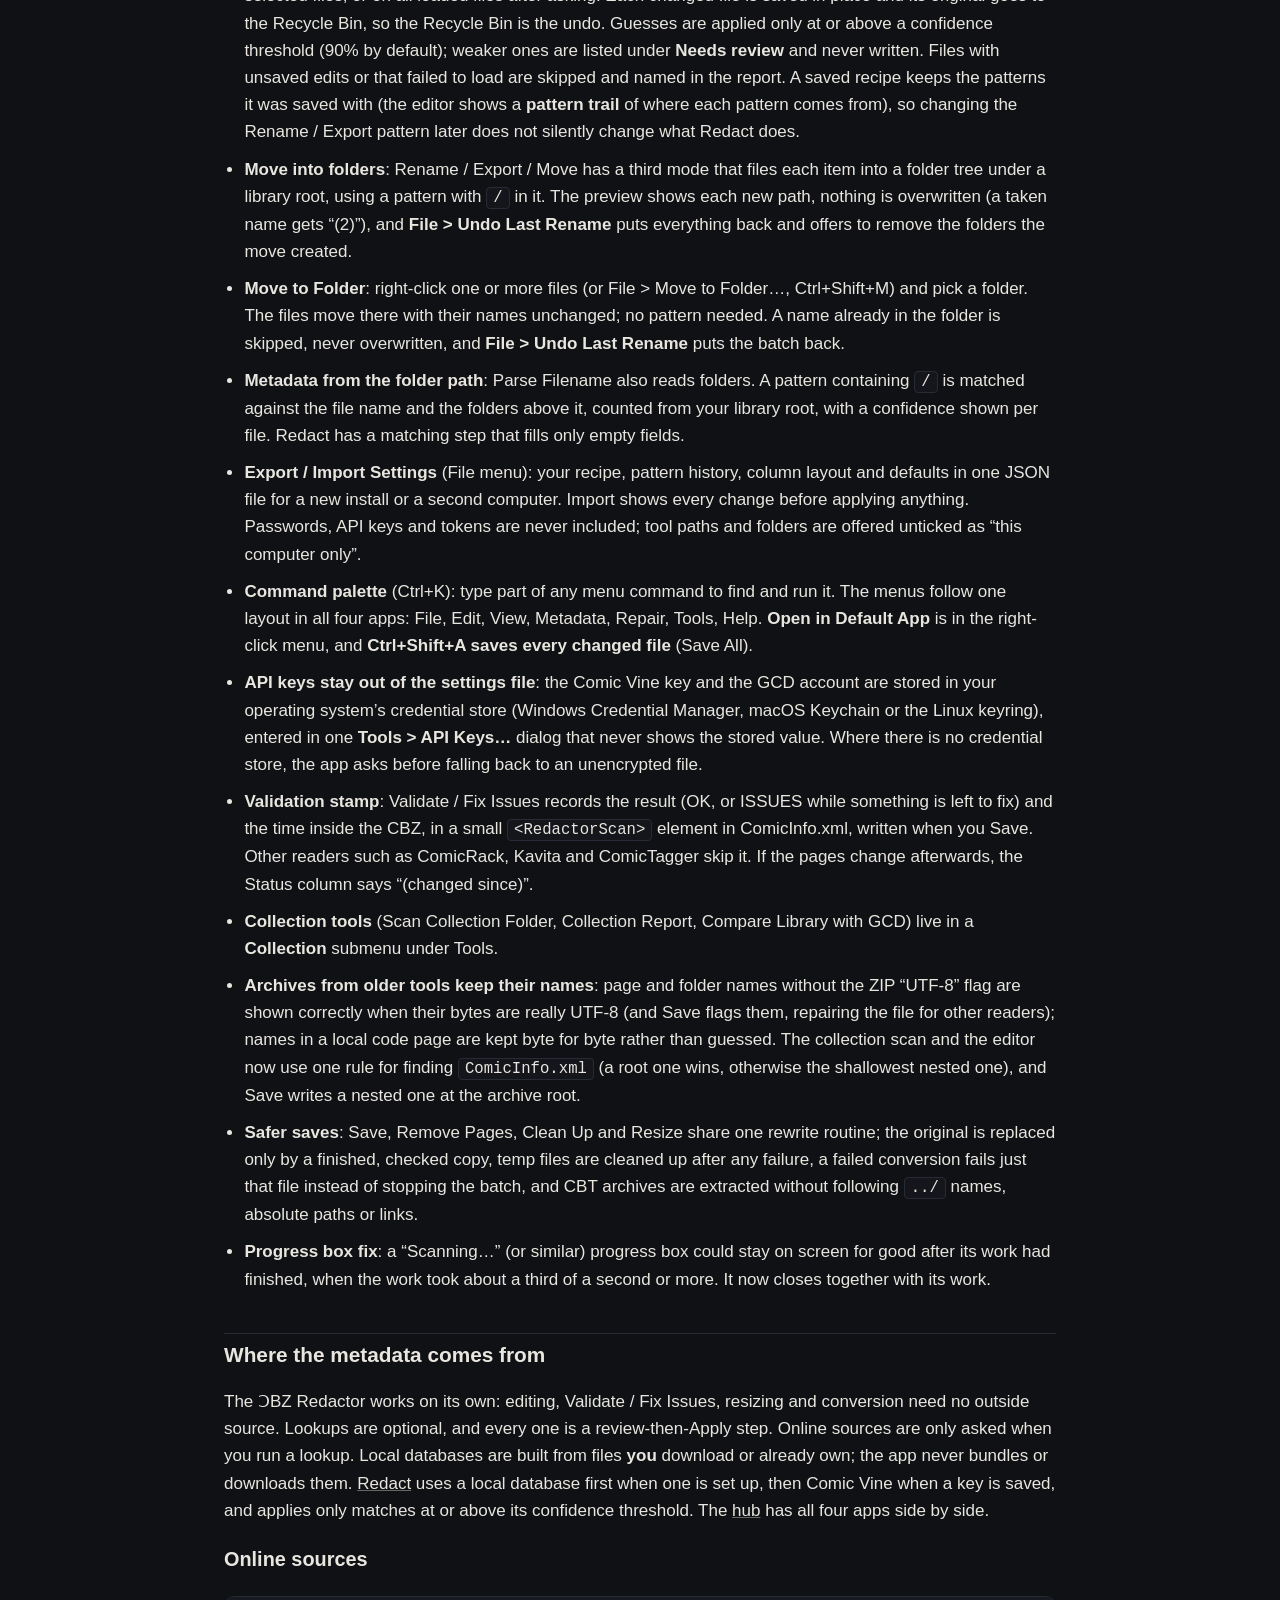
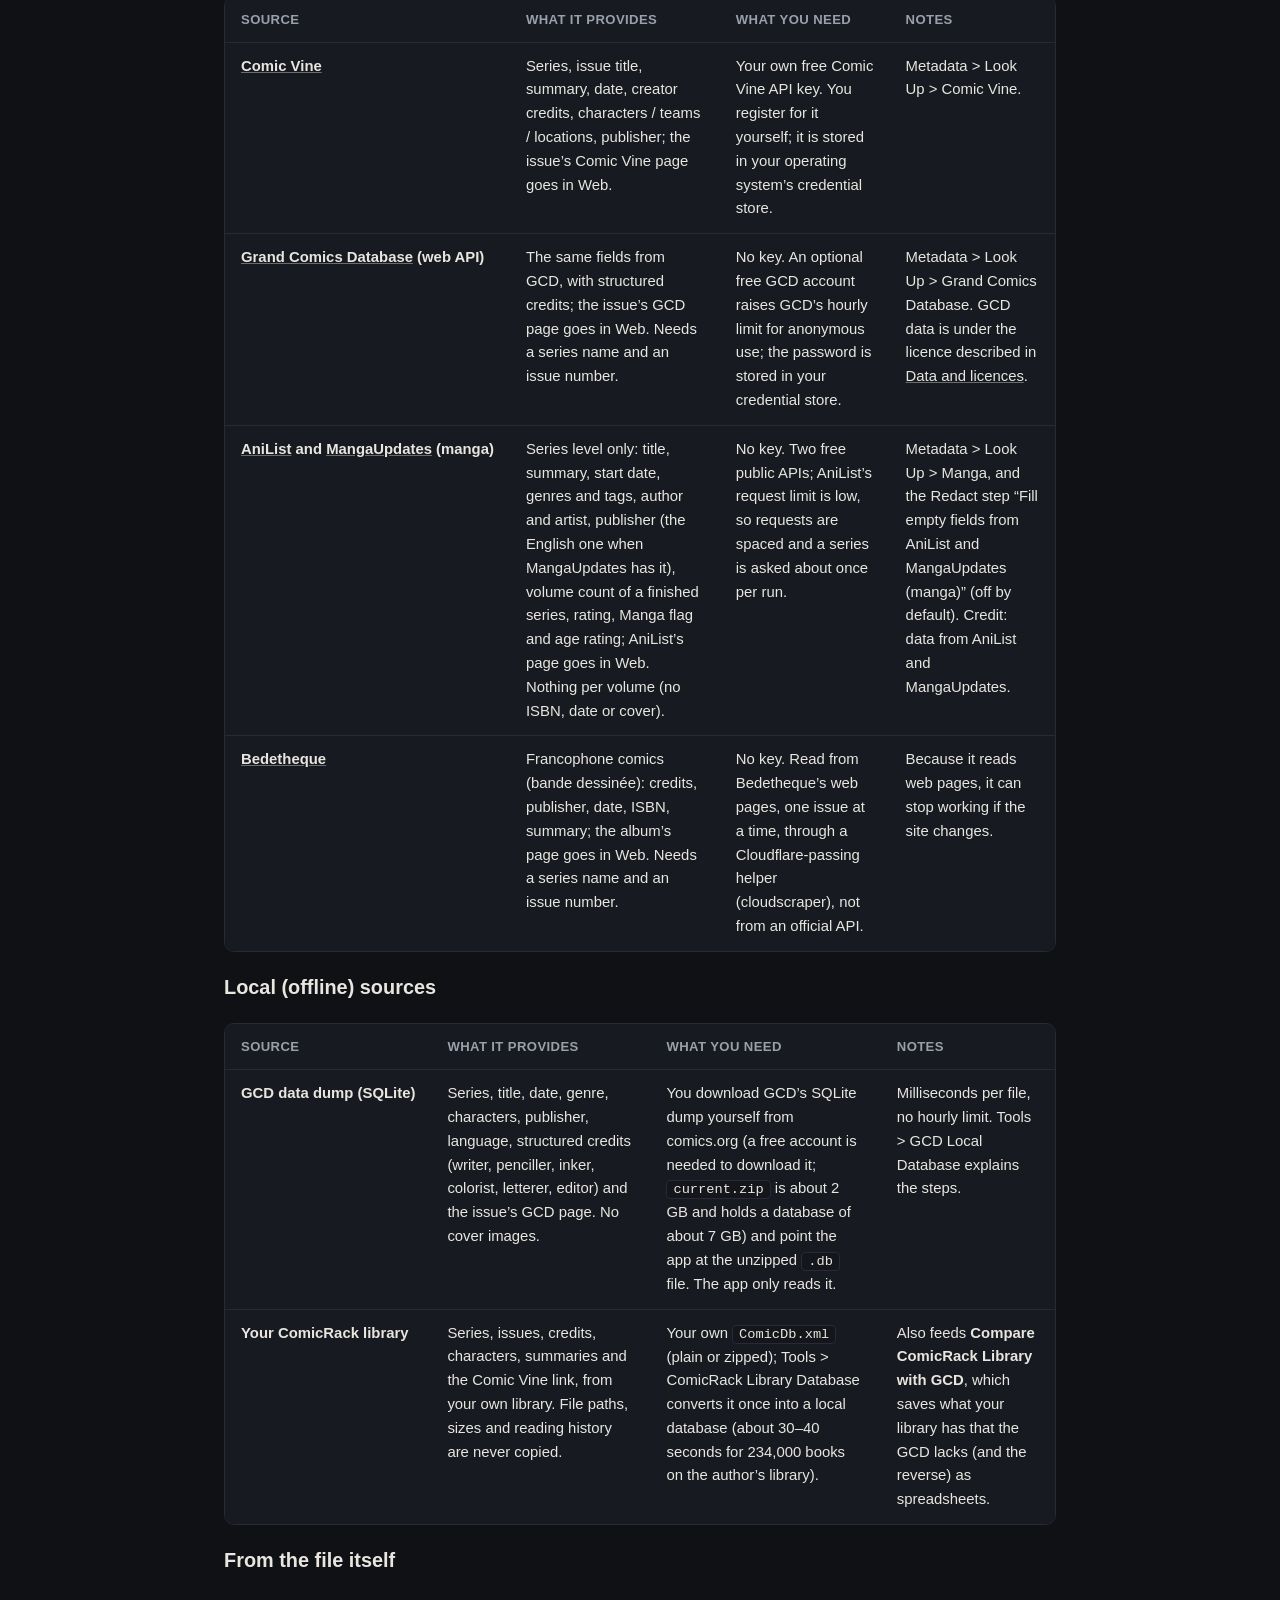
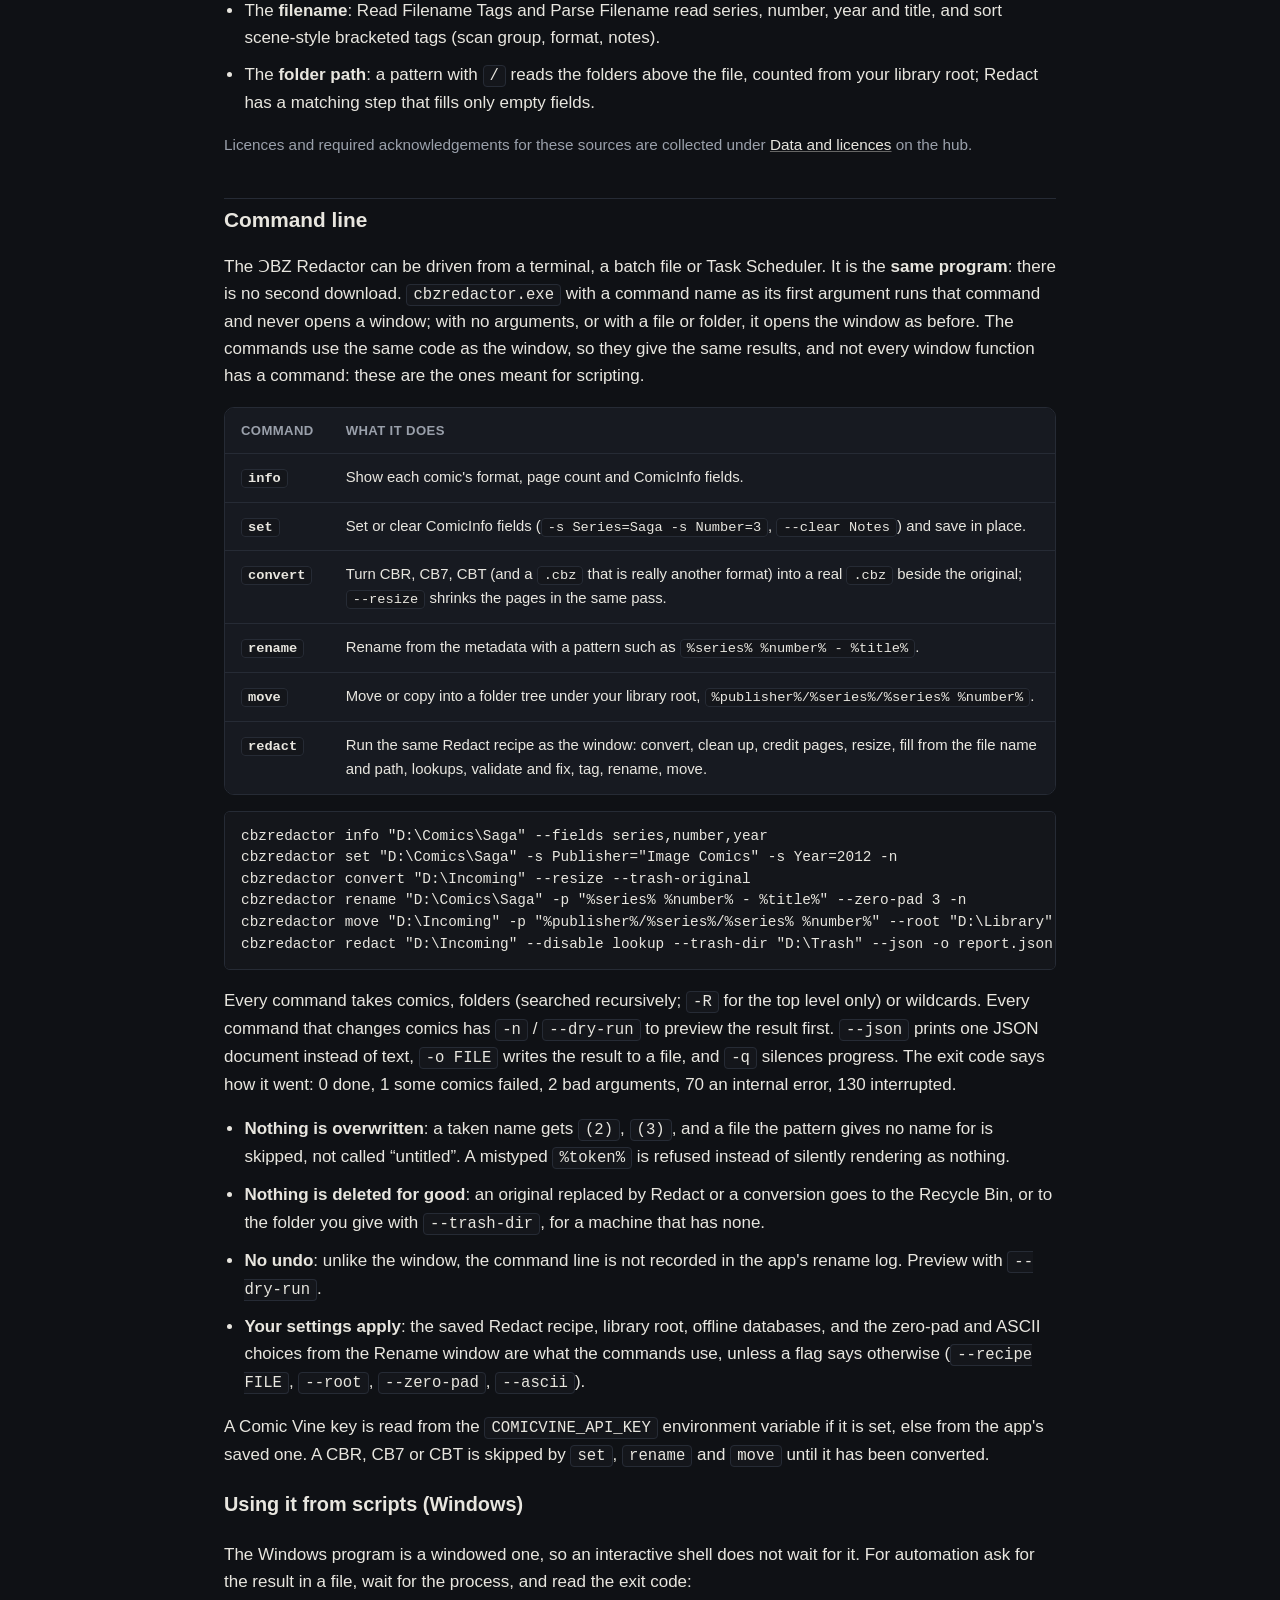
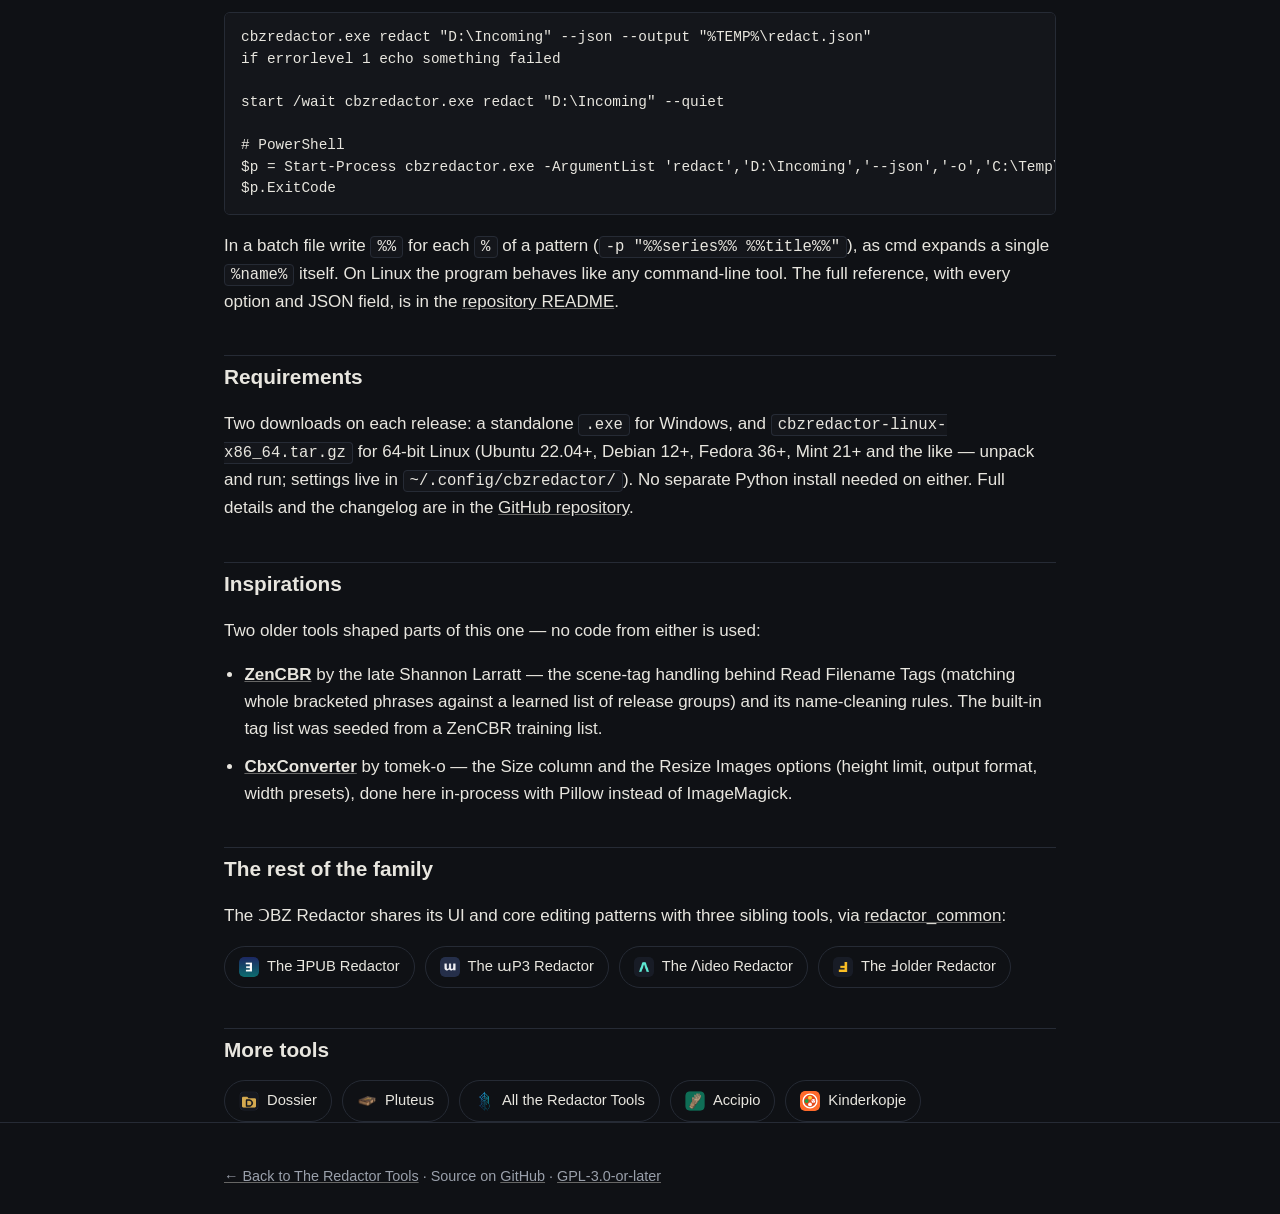
<file: cbzredactor/index.html>
<!doctype html>
<html lang="en">
<head>
<meta charset="utf-8">
<meta name="viewport" content="width=device-width, initial-scale=1">
<title>CBZ Redactor — ComicInfo.xml Metadata Editor for Windows &amp; Linux</title>
<meta name="description" content="The ƆBZ Redactor is a free Windows and Linux app for editing ComicInfo.xml metadata in CBZ comic archives, with lookups against Comic Vine, the Grand Comics Database, Bedetheque, and AniList and MangaUpdates for manga.">
<link rel="canonical" href="https://erlbon.github.io/cbzredactor/">
<link rel="icon" href="../assets/img/cbzredactor.png" type="image/png">

<meta property="og:type" content="website">
<meta property="og:title" content="The ƆBZ Redactor — CBZ / ComicInfo.xml Metadata Editor">
<meta property="og:description" content="Free Windows and Linux app for editing ComicInfo.xml metadata in CBZ comic archives, with Comic Vine, GCD, Bedetheque, and AniList and MangaUpdates (manga) lookups.">
<meta property="og:url" content="https://erlbon.github.io/cbzredactor/">
<meta property="og:image" content="https://erlbon.github.io/assets/img/screenshots/cbzredactor-1.jpg">
<meta name="twitter:card" content="summary_large_image">

<link rel="stylesheet" href="../assets/style.css">

<script type="application/ld+json">
{
  "@context": "https://schema.org",
  "@type": "SoftwareApplication",
  "name": "The ƆBZ Redactor",
  "alternateName": "CBZ Redactor",
  "description": "A Windows and Linux desktop tool for viewing and editing the ComicInfo.xml metadata embedded in CBZ comic book archives, with lookups against Comic Vine, the Grand Comics Database, Bedetheque, and AniList and MangaUpdates for manga.",
  "url": "https://erlbon.github.io/cbzredactor/",
  "downloadUrl": "https://github.com/Erlbon/cbzredactor/releases/latest",
  "operatingSystem": "Windows, Linux",
  "applicationCategory": "UtilitiesApplication",
  "softwareVersion": "2026-11-21#02",
  "license": "https://www.gnu.org/licenses/gpl-3.0.html",
  "featureList": [
    "Edit ComicInfo.xml in CBZ archives in bulk",
    "Command line: the same program with a command name, for scripts and scheduled tasks (--json, --dry-run, exit codes)",
    "Lookups against Comic Vine, the Grand Comics Database and Bedetheque",
    "Manga lookup: AniList and MangaUpdates merged, no key needed (series-level: title, summary, genres, credits, publisher, count)",
    "Offline lookups in a local GCD database and a ComicRack library",
    "Redact: convert, clean, fill in and fix in one click",
    "Convert CBR, CB7 and CBT to CBZ",
    "Validate / Fix Issues with a validation stamp in the file",
    "Collection scan and report (report-only; each finding names the action that fixes it)",
    "File > Preview: a read-only page reader window, with the page fitted to the window and Fit width",
    "File > Include Subfolders for Load Folder and Refresh List",
    "Rename / Export / Move macros on Ctrl+Shift+1 to Ctrl+Shift+5",
    "Opt-in History (off by default): ComicInfo.xml changes recorded and undoable after the app was closed; included in Export / Import Settings",
    "Progress dialog with Cancel for slow work; Redact keeps the window responsive on a slow file",
    "Resize Images and Tag Low-Res Scans",
    "Resize pages while converting, in the same pass",
    "Page turner in the cover preview",
    "Apply panel edits to all loaded files when nothing is selected",
    "Full right-click menu on the file list",
    "Move into folders and metadata from the folder path",
    "Move to Folder: right-click files and move them into a folder you pick",
    "Export and Import Settings",
    "Preferences dialog (Tools > Preferences, Ctrl+,) with Filenames, Conversion, Resize defaults and Paths pages",
    "Clean Up Archive Contents with separate options: remove junk files, move pages out of folders, rename pages",
    "Find Duplicates by page content",
    "Windows and Linux downloads",
    "Comic Vine key and GCD password in the operating system's credential store",
    "Online lookups: Comic Vine (your own key), Grand Comics Database, Bedetheque, AniList and MangaUpdates (no key)",
    "Local lookups from files you supply: a GCD data dump and your own ComicRack library"
  ],
  "offers": { "@type": "Offer", "price": "0", "priceCurrency": "USD" },
  "author": { "@type": "Person", "name": "Erlbon", "url": "https://github.com/Erlbon" },
  "isPartOf": { "@type": "WebSite", "name": "Erlbon", "url": "https://erlbon.github.io/" }
}
</script>
</head>
<body data-app="cbz">

<header class="site-header">
  <div class="wrap">
    <a class="wordmark" href="/"><span class="bar" aria-hidden="true"></span> Erlbon</a>
    <nav class="crumbs"><a href="/">Home</a> / <a href="/redactors/">The Redactor Tools</a> / The ƆBZ Redactor</nav>
  </div>
</header>

<main class="wrap">
  <div class="hero">
    <img class="icon" src="../assets/img/cbzredactor.png" alt="The ƆBZ Redactor icon" width="72" height="72">
    <div>
      <h1>The ƆBZ Redactor</h1>
      <p class="tagline" style="margin-bottom:0">A free CBZ metadata editor for Windows and Linux — read and write <code>ComicInfo.xml</code> without touching the page images, plus opt-in tools for oversized scans and CBR/CBT/CB7 conversion.</p>
    </div>
  </div>

  <div class="btn-row">
    <a class="btn primary" href="https://github.com/Erlbon/cbzredactor/releases/latest">Download latest release</a>
    <a class="btn secondary" href="https://github.com/Erlbon/cbzredactor">View source on GitHub</a>
  </div>

  <div class="screenshots">
    <figure>
      <img src="../assets/img/screenshots/cbzredactor-1.jpg" alt="The ƆBZ Redactor's main window: a loaded comic library table on the right with Filename/Month/Day/Year columns, and the selected issue's ComicInfo.xml fields and cover preview in the left-hand panel." width="1105" height="748" loading="lazy">
      <figcaption>Bulk-loaded library with the metadata panel and cover preview for the selected issue.</figcaption>
    </figure>
  </div>

  <h2>What a CBZ is</h2>
  <p>A CBZ file is a plain ZIP archive of sequentially-named comic page images, optionally with a <code>ComicInfo.xml</code> metadata file at its root — the de facto standard originating from ComicRack and documented by the <a href="https://anansi-project.github.io/docs/comicinfo/intro">Anansi Project</a>. Not every CBZ has one; the ƆBZ Redactor creates one on save if it's missing, rather than requiring it up front. Its field handling was checked directly against ComicTagger's own source to stay compatible with what readers like Kavita actually expect.</p>

  <h2>Features</h2>
  <ul class="feature-list">
    <li>Load one or many <code>.cbz</code> (or <code>.cbr</code>/<code>.cbt</code>/<code>.cb7</code>) files, or a whole folder, into a sortable, column-configurable table; multi-select for editing, saving, or looking up several issues at once.</li>
    <li><strong>Bulk edit</strong> the full ComicInfo.xml v2.0 field set, plus draft v2.1 fields already understood by ComicTagger and Kavita (Translator, Tags, StoryArcNumber, GTIN) — a field left blank is left untouched, not cleared.</li>
    <li><strong>Metadata lookups</strong> against Comic Vine, the Grand Comics Database, and Bedetheque, each with a cover preview and a confirm-before-write review step, and each matched issue's page recorded in <strong>Web</strong>. The Comic Vine lookup goes through the files one at a time with your cover beside Comic Vine's, never waits on a slow reply, and is driven like a player: ◀◀ back, ▶ use this issue, ▶▶ next file.</li>
    <li><strong>Manga lookup</strong> (<strong>Metadata &gt; Look Up &gt; Manga (AniList + MangaUpdates)&hellip;</strong>): searches <a href="https://anilist.co">AniList</a> and <a href="https://www.mangaupdates.com">MangaUpdates</a> together, pairs the two answers by title and start year, and merges them: series title, summary, start date, genres and best-rated tags, author and artist (as Writer and Penciller), the publisher (the English one when known), the volume count of a finished series, the community rating, <strong>Manga = YesAndRightToLeft</strong> for Japanese manga and an adults-only age rating where AniList flags it. No key needed. Both are <em>series</em> databases, so every volume of a series gets the same answer (one request pair per batch) and the volume number is never touched; they hold no per-volume ISBN, date or cover. Other matching series are under Other Matches, the cover is shown for confirmation only, and if one service is down the other still answers. Data from AniList and MangaUpdates.</li>
    <li><strong>Offline lookups</strong> in your own local copies: the GCD's downloadable database (milliseconds per file, no hourly limit), and your own <strong>ComicRack</strong> library, converted once from its <code>ComicDb.xml</code> — only descriptions of comics are copied, never file paths or reading history.</li>
    <li><strong>Compare your ComicRack library with the GCD</strong>: series and issues the GCD doesn't have, and GCD issues missing credits, characters or a summary your library has — saved as spreadsheets, ready to contribute back.</li>
    <li><strong>Read Filename Tags</strong>: scene-style filenames parsed into series, number, year and title, with bracketed tags sorted into Scan Information, Format and Notes — using pattern rules and a list of ~350 release groups. Only whole bracketed phrases count, so title words are never stripped.</li>
    <li><strong>Overwrite review</strong>: any import that would replace metadata you already have shows old vs. new side by side, per field, per file, with a checkbox for exactly what to keep.</li>
    <li><strong>Rename / Export / Move</strong> and its reverse, <strong>Parse Filename → Metadata</strong>, both built on a <code>%series% %number% - %title%</code>-style pattern using any ComicInfo field. An optional <strong>ASCII-safe filenames</strong> option turns accented letters and typographic punctuation into plain ASCII (é→e, æ→ae, ß→ss).</li>
    <li><strong>Search/Replace</strong> and <strong>Case Conversion</strong> across any field, with a before/after preview and a per-row apply checkbox.</li>
    <li><strong>Undo</strong> (up to 50 steps) for in-memory metadata edits — bulk edits, lookups, search/replace, case conversion and fixes — and <strong>File &gt; Undo Last Rename</strong> for renames, even after a restart.</li>
    <li><strong>Validate / Fix Issues</strong>: checks each ComicInfo.xml and proposes a fix per problem — page count out of step with the archive, impossible dates, scene tags or file extensions left in the series or title, <code>[nn]</code>/<code>#007</code> issue numbers, stray spaces, language codes — reviewed per finding, applied as one undoable step.</li>
    <li><strong>Collection scan &amp; report</strong>: on request, scans your whole organised collection into a small zipped CSV (only each archive's table of contents and ComicInfo are read), then reports what's out of place — files away from their series' folder, split series, file names that break their folder's pattern, duplicates, file names that disagree with ComicInfo, non-ZIP archives, missing ComicInfo, paths over Windows' 260-character limit. Optionally each cover is fingerprinted during the scan — kept in the scan file, or stored inside the CBZ as its ZIP comment (no extra file, no page or ComicInfo change) — so the report can confirm duplicates by cover and spot copies filed under different names. The folder layout is learned from the collection itself. The report is <strong>report-only</strong>: it never moves, renames, converts or rewrites anything. Each finding has a <strong>Fix with</strong> column naming the app action that fixes it (for example Repair &gt; Convert to CBZ, Repair &gt; Validate and Fix, or File &gt; Rename / Export / Move), and Save List writes that column too.</li>
    <li><strong>Preferences</strong> (<strong>Tools &gt; Preferences&hellip;</strong>, Ctrl+,): the everyday settings in one dialog with four pages &mdash; <em>Filenames</em> (ASCII-safe filenames, zero-padding, Auto-Numbering padding), <em>Conversion</em> (what to do with CBR/CBT/CB7 files on load, originals to the Recycle Bin), <em>Resize defaults</em> and <em>Paths</em> (GCD local database, ComicRack library database, library root folder). OK / Cancel / Apply, and Reset to Defaults for the page you are on. It is the same dialog the other three Redactors have; settings keep their old places, so Export / Import Settings is unaffected.</li>
    <li>Genre and Language quick-pick lists, drag-to-reorder and hideable columns, and a resizable cover-image panel — all persisted across restarts.</li>
    <li><strong>Size column</strong>: each comic's typical page width, color-coded — yellow for low-res (under 1000px), green for acceptable (1000–1599px), orange for oversized (1600px and up). Double-page spreads and a single huge cover don't skew it. A File Size column is available too.</li>
    <li><strong>Resize Images</strong>: shrink oversized pages to a target width (1440px by default), with double-page spreads kept at double width. Optional height limit, optional JPEG or WebP output, and a one-click "only oversized files" mode. Never upscales; export copies or resize in place (the original goes to the Recycle Bin). Your choices are remembered between runs. When you convert a CBR, CB7 or CBT you are offered the same resize in the same pass, so the pages are only written once.</li>
    <li><strong>Preview</strong> (<strong>File &gt; Preview&hellip;</strong>, Ctrl+Shift+P, also in the right-click menu of one selected comic): a separate window that pages through the comic, to check in place that the pages are in order, the last page is intact and the cover matches. The page is fitted to the window (or to its width with Fit width); First / Previous / Next / Last, Left / Right, Page Up / Page Down, Home and End navigate. Only the page on screen and the next one are read from the archive, in the background; the window never writes to it.</li>
    <li><strong>Include Subfolders</strong> (<strong>File &gt; Include Subfolders</strong>, on by default, shared by all four apps): Load Folder and Refresh List follow it, and folder scans run under a progress dialog. Untick it to load just the folder itself.</li>
    <li><strong>Macros</strong>: the Rename / Export / Move macros are Ctrl+Shift+1 to Ctrl+Shift+5 (Ctrl+Alt+1..5 is AltGr+1..5 on a Norwegian or other European keyboard, so typing could run one by accident). Save All is Ctrl+Shift+A only.</li>
    <li><strong>History</strong> (<strong>Tools &gt; History&hellip;</strong>, opt-in, <strong>off by default</strong>): once you turn it on under Tools &gt; Preferences &gt; History, every change to a file&rsquo;s ComicInfo.xml tags (Save, Redact, the command line&rsquo;s <code>set</code>) is recorded with the old and new value, and <strong>Restore Old Values</strong> writes them back, even after the app was closed; the pages are copied untouched. It follows a file when it is renamed, moved or converted to CBZ, and Delete History sends the file to the Recycle Bin. The on/off setting is part of Export / Import Settings.</li>
    <li><strong>Progress for everything slow</strong>: Redact runs each file on a worker thread so the window stays responsive and Cancel works, and validation stamping, Find Duplicates, Collection Report moves, Check File on the databases, Test Login and every Comic Vine request show a progress dialog. Replacing an original sets it aside until the new file has taken its name, and only then sends it to the Recycle Bin.</li>
    <li><strong>Page preview</strong>: the cover panel can turn pages (arrow buttons, Left/Right keys or Ctrl+wheel) to look beyond the first page. Pages are read only when you ask for them.</li>
    <li><strong>Apply with nothing selected</strong>: type tags in the left-hand panel with no file selected and <em>Apply to All Files</em> writes them to every loaded file (it asks first for larger batches), only for the fields you filled in.</li>
    <li><strong>Tag Low-Res Scans</strong>: marks low-res comics with a <code>Low-res scan</code> tag in ComicInfo.xml so you can find and replace them later — here, or in a comic server like Komga or Kavita.</li>
    <li><strong>Scanner credit pages</strong>: tick a "scanned by" page once and it's remembered; every file containing it is flagged and can have it removed — matched visually, so it's recognised even after resizing or re-encoding.</li>
    <li><strong>Find Duplicates</strong>: the same comic loaded more than once, matched by its pages rather than its name, with the best copy suggested (highest resolution, most pages, best-tagged).</li>
    <li><strong>Clean Up Archive Contents</strong>: three separate options, each ticked or not as you like &mdash; <em>Remove junk files</em> (Thumbs.db, .DS_Store, __MACOSX, .nfo, .sfv ...), <em>Move pages out of folders</em> (pages keep their own names where that is safe; a short sequence number goes in front only where two names would clash or would not sort in reading order) and <em>Rename pages to 001, 002, ...</em>. Page order never changes, and a file that nothing would change is left untouched. In Redact the step now defaults to junk and folders on, <strong>page renaming off</strong>.</li>
    <li><strong>CBR, CBT and CB7 support</strong>: list them unconverted and convert from the table, convert automatically on load, or be asked each time. An <strong>Ext</strong> column shows each file's real format, so a ZIP renamed to <code>.cbr</code> is caught (and converted by a simple copy). Every conversion is verified before anything else happens, and originals are kept or moved to the Recycle Bin — never permanently deleted.</li>
  </ul>

  <p><strong>Scripting:</strong> every one of these has a command-line counterpart where it makes sense (info, set, convert, rename, move, redact): see the <a href="#cli">command line guide</a> below.</p>

  <h2 id="redact">Redact, and everything since</h2>
  <p>Everything below is in the current release. Redact is the one-click path; the individual tools above remain available.</p>
  <p><strong>Redact steps:</strong> convert CBR/CB7/CBT to CBZ, clean up archive contents, fill empty fields from the filename, the folder path and a database (local GCD or ComicRack first, then Comic Vine when a key is saved), fix ComicInfo issues, and tag low-res scans. Optional, off by default: rename by pattern, fill empty fields from AniList and MangaUpdates (for a manga library), remove known credit pages, resize oversized pages to 1440 px, and move into folders.</p>
  <ul class="feature-list">
    <li><strong>Redact</strong>: one click on the toolbar (or Edit &gt; Redact, Ctrl+Shift+E) runs an editable recipe of steps on the selected files, or on all loaded files after asking. Each changed file is saved in place and its original goes to the Recycle Bin, so the Recycle Bin is the undo. Guesses are applied only at or above a confidence threshold (90% by default); weaker ones are listed under <strong>Needs review</strong> and never written. Files with unsaved edits or that failed to load are skipped and named in the report. A saved recipe keeps the patterns it was saved with (the editor shows a <strong>pattern trail</strong> of where each pattern comes from), so changing the Rename / Export pattern later does not silently change what Redact does.</li>
    <li><strong>Move into folders</strong>: Rename / Export / Move has a third mode that files each item into a folder tree under a library root, using a pattern with <code>/</code> in it. The preview shows each new path, nothing is overwritten (a taken name gets &ldquo;(2)&rdquo;), and <strong>File &gt; Undo Last Rename</strong> puts everything back and offers to remove the folders the move created.</li>
    <li><strong>Move to Folder</strong>: right-click one or more files (or File &gt; Move to Folder…, Ctrl+Shift+M) and pick a folder. The files move there with their names unchanged; no pattern needed. A name already in the folder is skipped, never overwritten, and <strong>File &gt; Undo Last Rename</strong> puts the batch back.</li>
    <li><strong>Metadata from the folder path</strong>: Parse Filename also reads folders. A pattern containing <code>/</code> is matched against the file name and the folders above it, counted from your library root, with a confidence shown per file. Redact has a matching step that fills only empty fields.</li>
    <li><strong>Export / Import Settings</strong> (File menu): your recipe, pattern history, column layout and defaults in one JSON file for a new install or a second computer. Import shows every change before applying anything. Passwords, API keys and tokens are never included; tool paths and folders are offered unticked as &ldquo;this computer only&rdquo;.</li>
    <li><strong>Command palette</strong> (Ctrl+K): type part of any menu command to find and run it. The menus follow one layout in all four apps: File, Edit, View, Metadata, Repair, Tools, Help. <strong>Open in Default App</strong> is in the right-click menu, and <strong>Ctrl+Shift+A saves every changed file</strong> (Save All).</li>
    <li><strong>API keys stay out of the settings file</strong>: the Comic Vine key and the GCD account are stored in your operating system&rsquo;s credential store (Windows Credential Manager, macOS Keychain or the Linux keyring), entered in one <strong>Tools &gt; API Keys&hellip;</strong> dialog that never shows the stored value. Where there is no credential store, the app asks before falling back to an unencrypted file.</li>
    <li><strong>Validation stamp</strong>: Validate / Fix Issues records the result (OK, or ISSUES while something is left to fix) and the time inside the CBZ, in a small <code>&lt;RedactorScan&gt;</code> element in ComicInfo.xml, written when you Save. Other readers such as ComicRack, Kavita and ComicTagger skip it. If the pages change afterwards, the Status column says &ldquo;(changed since)&rdquo;.</li>
    <li><strong>Collection tools</strong> (Scan Collection Folder, Collection Report, Compare Library with GCD) live in a <strong>Collection</strong> submenu under Tools.</li>
    <li><strong>Archives from older tools keep their names</strong>: page and folder names without the ZIP &ldquo;UTF-8&rdquo; flag are shown correctly when their bytes are really UTF-8 (and Save flags them, repairing the file for other readers); names in a local code page are kept byte for byte rather than guessed. The collection scan and the editor now use one rule for finding <code>ComicInfo.xml</code> (a root one wins, otherwise the shallowest nested one), and Save writes a nested one at the archive root.</li>
    <li><strong>Safer saves</strong>: Save, Remove Pages, Clean Up and Resize share one rewrite routine; the original is replaced only by a finished, checked copy, temp files are cleaned up after any failure, a failed conversion fails just that file instead of stopping the batch, and CBT archives are extracted without following <code>../</code> names, absolute paths or links.</li>
    <li><strong>Progress box fix</strong>: a &ldquo;Scanning&hellip;&rdquo; (or similar) progress box could stay on screen for good after its work had finished, when the work took about a third of a second or more. It now closes together with its work.</li>
  </ul>

  <h2 id="sources">Where the metadata comes from</h2>
  <p>The ƆBZ Redactor works on its own: editing, Validate / Fix Issues, resizing and conversion need no outside source. Lookups are optional, and every one is a review-then-Apply step. Online sources are only asked when you run a lookup. Local databases are built from files <strong>you</strong> download or already own; the app never bundles or downloads them. <a href="#redact">Redact</a> uses a local database first when one is set up, then Comic Vine when a key is saved, and applies only matches at or above its confidence threshold. The <a href="../redactors/#sources">hub</a> has all four apps side by side.</p>

  <h3>Online sources</h3>
  <div class="table-wrap">
    <table class="format-table">
      <thead>
        <tr><th>Source</th><th>What it provides</th><th>What you need</th><th>Notes</th></tr>
      </thead>
      <tbody>
        <tr>
          <th scope="row"><a href="https://comicvine.gamespot.com/api/">Comic Vine</a></th>
          <td>Series, issue title, summary, date, creator credits, characters / teams / locations, publisher; the issue&rsquo;s Comic Vine page goes in Web.</td>
          <td>Your own free Comic Vine API key. You register for it yourself; it is stored in your operating system&rsquo;s credential store.</td>
          <td>Metadata &gt; Look Up &gt; Comic Vine.</td>
        </tr>
        <tr>
          <th scope="row"><a href="https://www.comics.org/api/">Grand Comics Database</a> (web API)</th>
          <td>The same fields from GCD, with structured credits; the issue&rsquo;s GCD page goes in Web. Needs a series name and an issue number.</td>
          <td>No key. An optional free GCD account raises GCD&rsquo;s hourly limit for anonymous use; the password is stored in your credential store.</td>
          <td>Metadata &gt; Look Up &gt; Grand Comics Database. GCD data is under the licence described in <a href="../redactors/#data-licences">Data and licences</a>.</td>
        </tr>
        <tr>
          <th scope="row"><a href="https://anilist.co/">AniList</a> and <a href="https://www.mangaupdates.com/">MangaUpdates</a> (manga)</th>
          <td>Series level only: title, summary, start date, genres and tags, author and artist, publisher (the English one when MangaUpdates has it), volume count of a finished series, rating, Manga flag and age rating; AniList&rsquo;s page goes in Web. Nothing per volume (no ISBN, date or cover).</td>
          <td>No key. Two free public APIs; AniList&rsquo;s request limit is low, so requests are spaced and a series is asked about once per run.</td>
          <td>Metadata &gt; Look Up &gt; Manga, and the Redact step &ldquo;Fill empty fields from AniList and MangaUpdates (manga)&rdquo; (off by default). Credit: data from AniList and MangaUpdates.</td>
        </tr>
        <tr>
          <th scope="row"><a href="https://www.bedetheque.com/">Bedetheque</a></th>
          <td>Francophone comics (bande dessin&eacute;e): credits, publisher, date, ISBN, summary; the album&rsquo;s page goes in Web. Needs a series name and an issue number.</td>
          <td>No key. Read from Bedetheque&rsquo;s web pages, one issue at a time, through a Cloudflare-passing helper (cloudscraper), not from an official API.</td>
          <td>Because it reads web pages, it can stop working if the site changes.</td>
        </tr>
      </tbody>
    </table>
  </div>

  <h3>Local (offline) sources</h3>
  <div class="table-wrap">
    <table class="format-table">
      <thead>
        <tr><th>Source</th><th>What it provides</th><th>What you need</th><th>Notes</th></tr>
      </thead>
      <tbody>
        <tr>
          <th scope="row">GCD data dump (SQLite)</th>
          <td>Series, title, date, genre, characters, publisher, language, structured credits (writer, penciller, inker, colorist, letterer, editor) and the issue&rsquo;s GCD page. No cover images.</td>
          <td>You download GCD&rsquo;s SQLite dump yourself from comics.org (a free account is needed to download it; <code>current.zip</code> is about 2 GB and holds a database of about 7 GB) and point the app at the unzipped <code>.db</code> file. The app only reads it.</td>
          <td>Milliseconds per file, no hourly limit. Tools &gt; GCD Local Database explains the steps.</td>
        </tr>
        <tr>
          <th scope="row">Your ComicRack library</th>
          <td>Series, issues, credits, characters, summaries and the Comic Vine link, from your own library. File paths, sizes and reading history are never copied.</td>
          <td>Your own <code>ComicDb.xml</code> (plain or zipped); Tools &gt; ComicRack Library Database converts it once into a local database (about 30&ndash;40 seconds for 234,000 books on the author&rsquo;s library).</td>
          <td>Also feeds <strong>Compare ComicRack Library with GCD</strong>, which saves what your library has that the GCD lacks (and the reverse) as spreadsheets.</td>
        </tr>
      </tbody>
    </table>
  </div>

  <h3>From the file itself</h3>
  <ul class="feature-list">
    <li>The <strong>filename</strong>: Read Filename Tags and Parse Filename read series, number, year and title, and sort scene-style bracketed tags (scan group, format, notes).</li>
    <li>The <strong>folder path</strong>: a pattern with <code>/</code> reads the folders above the file, counted from your library root; Redact has a matching step that fills only empty fields.</li>
  </ul>
  <p class="note">Licences and required acknowledgements for these sources are collected under <a href="../redactors/#data-licences">Data and licences</a> on the hub.</p>

  <h2 id="cli">Command line</h2>
  <p>The ƆBZ Redactor can be driven from a terminal, a batch file or Task Scheduler. It is the <strong>same program</strong>: there is no second download. <code>cbzredactor.exe</code> with a command name as its first argument runs that command and never opens a window; with no arguments, or with a file or folder, it opens the window as before. The commands use the same code as the window, so they give the same results, and not every window function has a command: these are the ones meant for scripting.</p>
  <div class="table-wrap">
    <table class="format-table">
      <thead>
        <tr><th>Command</th><th>What it does</th></tr>
      </thead>
      <tbody>
        <tr><th scope="row"><code>info</code></th><td>Show each comic's format, page count and ComicInfo fields.</td></tr>
        <tr><th scope="row"><code>set</code></th><td>Set or clear ComicInfo fields (<code>-s Series=Saga -s Number=3</code>, <code>--clear Notes</code>) and save in place.</td></tr>
        <tr><th scope="row"><code>convert</code></th><td>Turn CBR, CB7, CBT (and a <code>.cbz</code> that is really another format) into a real <code>.cbz</code> beside the original; <code>--resize</code> shrinks the pages in the same pass.</td></tr>
        <tr><th scope="row"><code>rename</code></th><td>Rename from the metadata with a pattern such as <code>%series% %number% - %title%</code>.</td></tr>
        <tr><th scope="row"><code>move</code></th><td>Move or copy into a folder tree under your library root, <code>%publisher%/%series%/%series% %number%</code>.</td></tr>
        <tr><th scope="row"><code>redact</code></th><td>Run the same Redact recipe as the window: convert, clean up, credit pages, resize, fill from the file name and path, lookups, validate and fix, tag, rename, move.</td></tr>
      </tbody>
    </table>
  </div>
  <pre class="cli-example"><code>cbzredactor info "D:\Comics\Saga" --fields series,number,year
cbzredactor set "D:\Comics\Saga" -s Publisher="Image Comics" -s Year=2012 -n
cbzredactor convert "D:\Incoming" --resize --trash-original
cbzredactor rename "D:\Comics\Saga" -p "%series% %number% - %title%" --zero-pad 3 -n
cbzredactor move "D:\Incoming" -p "%publisher%/%series%/%series% %number%" --root "D:\Library"
cbzredactor redact "D:\Incoming" --disable lookup --trash-dir "D:\Trash" --json -o report.json</code></pre>
  <p>Every command takes comics, folders (searched recursively; <code>-R</code> for the top level only) or wildcards. Every command that changes comics has <code>-n</code> / <code>--dry-run</code> to preview the result first. <code>--json</code> prints one JSON document instead of text, <code>-o FILE</code> writes the result to a file, and <code>-q</code> silences progress. The exit code says how it went: 0 done, 1 some comics failed, 2 bad arguments, 70 an internal error, 130 interrupted.</p>
  <ul class="feature-list">
    <li><strong>Nothing is overwritten</strong>: a taken name gets <code>(2)</code>, <code>(3)</code>, and a file the pattern gives no name for is skipped, not called &ldquo;untitled&rdquo;. A mistyped <code>%token%</code> is refused instead of silently rendering as nothing.</li>
    <li><strong>Nothing is deleted for good</strong>: an original replaced by Redact or a conversion goes to the Recycle Bin, or to the folder you give with <code>--trash-dir</code>, for a machine that has none.</li>
    <li><strong>No undo</strong>: unlike the window, the command line is not recorded in the app's rename log. Preview with <code>--dry-run</code>.</li>
    <li><strong>Your settings apply</strong>: the saved Redact recipe, library root, offline databases, and the zero-pad and ASCII choices from the Rename window are what the commands use, unless a flag says otherwise (<code>--recipe FILE</code>, <code>--root</code>, <code>--zero-pad</code>, <code>--ascii</code>).</li>
  </ul>
  <p>A Comic Vine key is read from the <code>COMICVINE_API_KEY</code> environment variable if it is set, else from the app's saved one. A CBR, CB7 or CBT is skipped by <code>set</code>, <code>rename</code> and <code>move</code> until it has been converted.</p>
  <h3>Using it from scripts (Windows)</h3>
  <p>The Windows program is a windowed one, so an interactive shell does not wait for it. For automation ask for the result in a file, wait for the process, and read the exit code:</p>
  <pre class="cli-example"><code>cbzredactor.exe redact "D:\Incoming" --json --output "%TEMP%\redact.json"
if errorlevel 1 echo something failed

start /wait cbzredactor.exe redact "D:\Incoming" --quiet

# PowerShell
$p = Start-Process cbzredactor.exe -ArgumentList 'redact','D:\Incoming','--json','-o','C:\Temp\redact.json' -Wait -PassThru
$p.ExitCode</code></pre>
  <p>In a batch file write <code>%%</code> for each <code>%</code> of a pattern (<code>-p "%%series%% %%title%%"</code>), as cmd expands a single <code>%name%</code> itself. On Linux the program behaves like any command-line tool. The full reference, with every option and JSON field, is in the <a href="https://github.com/Erlbon/cbzredactor#command-line">repository README</a>.</p>

  <h2>Requirements</h2>
  <p>Two downloads on each release: a standalone <code>.exe</code> for Windows, and <code>cbzredactor-linux-x86_64.tar.gz</code> for 64-bit Linux (Ubuntu 22.04+, Debian 12+, Fedora 36+, Mint 21+ and the like — unpack and run; settings live in <code>~/.config/cbzredactor/</code>). No separate Python install needed on either. Full details and the changelog are in the <a href="https://github.com/Erlbon/cbzredactor">GitHub repository</a>.</p>

  <h2>Inspirations</h2>
  <p>Two older tools shaped parts of this one — no code from either is used:</p>
  <ul class="feature-list">
    <li><strong><a href="https://zentastic.subcutis.net/blog/2012/01/30/zencbr-comic-book-archive-maintenance-utility/">ZenCBR</a></strong> by the late Shannon Larratt — the scene-tag handling behind Read Filename Tags (matching whole bracketed phrases against a learned list of release groups) and its name-cleaning rules. The built-in tag list was seeded from a ZenCBR training list.</li>
    <li><strong><a href="https://github.com/tomek-o/CbxConverter">CbxConverter</a></strong> by tomek-o — the Size column and the Resize Images options (height limit, output format, width presets), done here in-process with Pillow instead of ImageMagick.</li>
  </ul>

  <h2>The rest of the family</h2>
  <p>The ƆBZ Redactor shares its UI and core editing patterns with three sibling tools, via <a href="https://github.com/Erlbon/redactor_common">redactor_common</a>:</p>
  <div class="sibling-list">
    <a href="../epubredactor/"><img src="../assets/img/epubredactor.png" alt="">The ƎPUB Redactor</a>
    <a href="../mp3redactor/"><img src="../assets/img/mp3redactor.png" alt="">The ɯP3 Redactor</a>
    <a href="../videoredactor/"><img src="../assets/img/videoredactor.png" alt="">The Ʌideo Redactor</a>
    <a href="../folderredactor/"><img src="../assets/img/folderredactor.png" alt="">The Ⅎolder Redactor</a>
  </div>

  <h2>More tools</h2>
  <div class="sibling-list">
    <a href="../dossier/"><img src="../assets/img/dossier.png" alt="">Dossier</a>
    <a href="../pluteus/"><img src="../assets/img/pluteus.png" alt="">Pluteus</a>
    <a href="../redactors/"><img src="../assets/img/hero-logo.png" alt="">All the Redactor Tools</a>
    <a href="../accipio/"><img src="../assets/img/accipio.png" alt="">Accipio</a>
    <a href="../kinderkopje/"><img src="../assets/img/kinderkopje.svg" alt="">Kinderkopje</a>
  </div>
</main>

<footer>
  <div class="wrap">
    <p><a href="/redactors/">← Back to The Redactor Tools</a> · Source on <a href="https://github.com/Erlbon/cbzredactor">GitHub</a> · <a href="https://www.gnu.org/licenses/gpl-3.0.html">GPL-3.0-or-later</a></p>
  </div>
</footer>

</body>
</html>
</file>
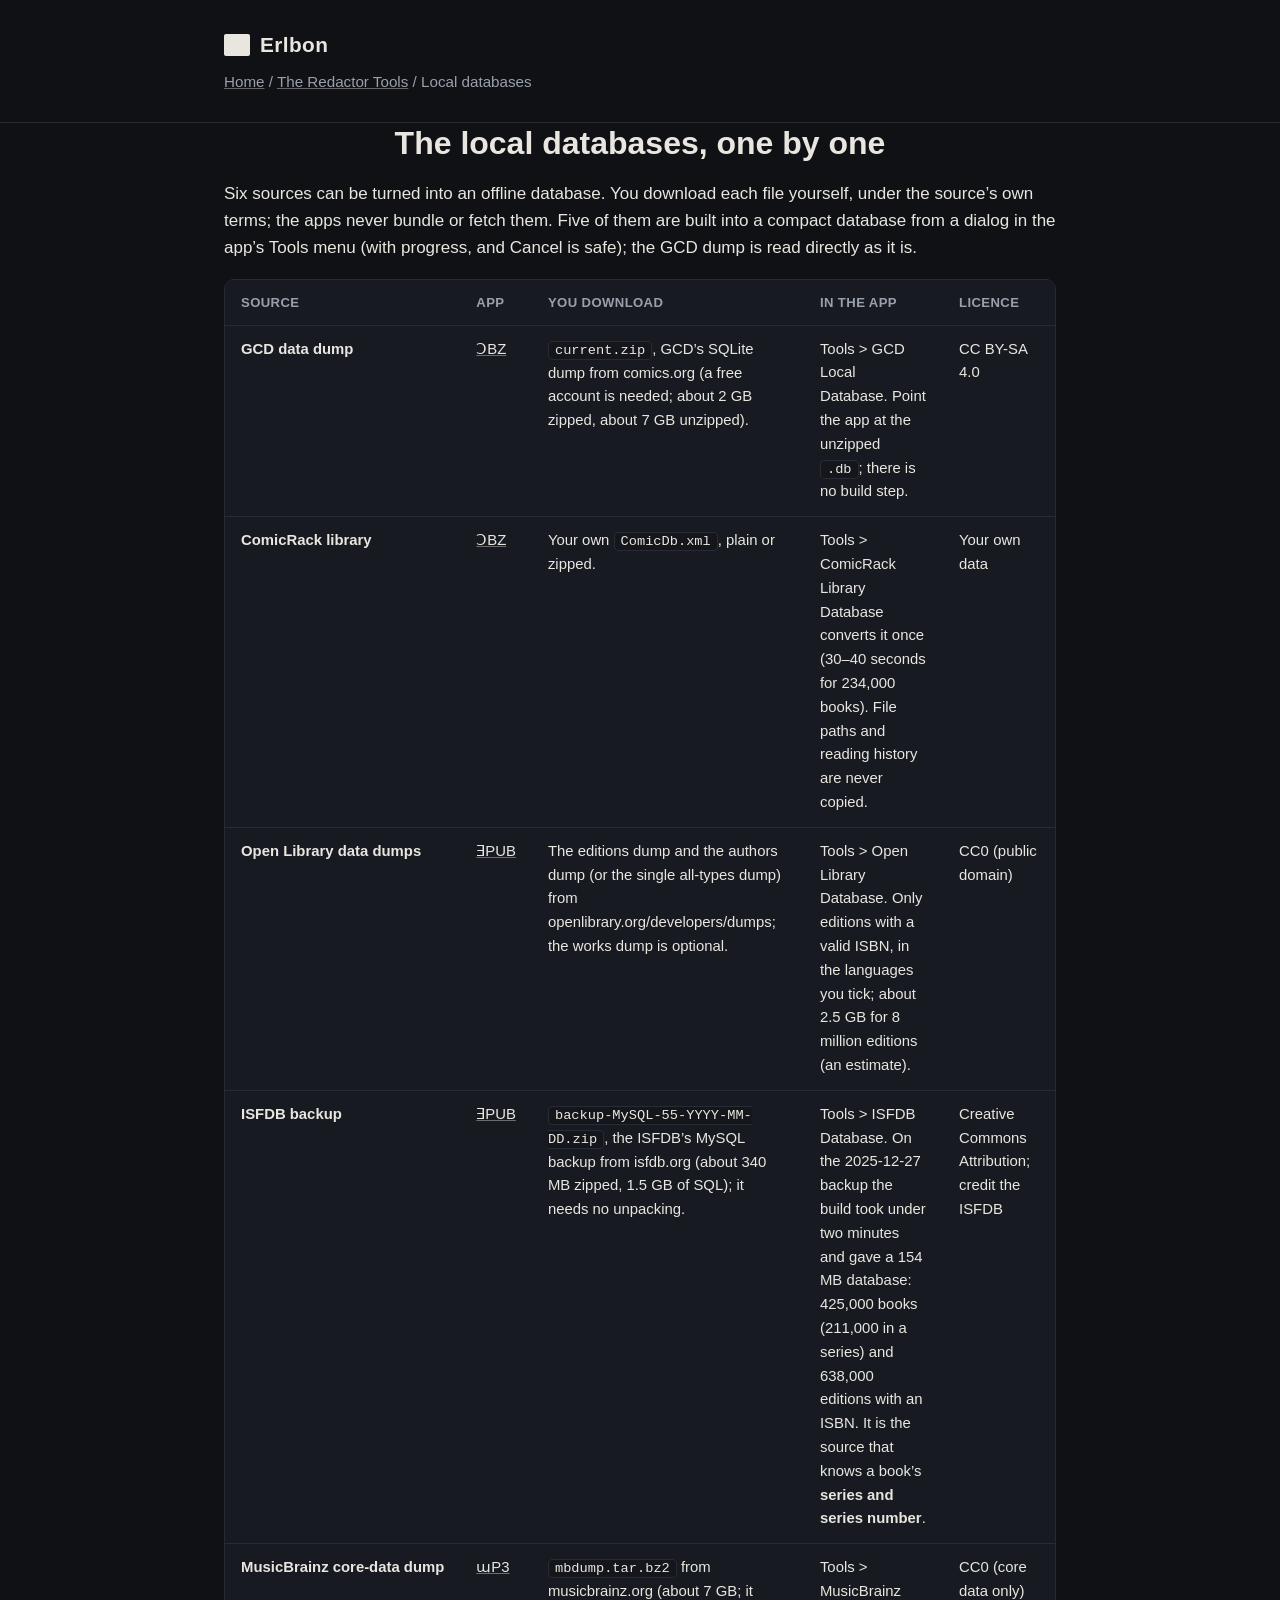
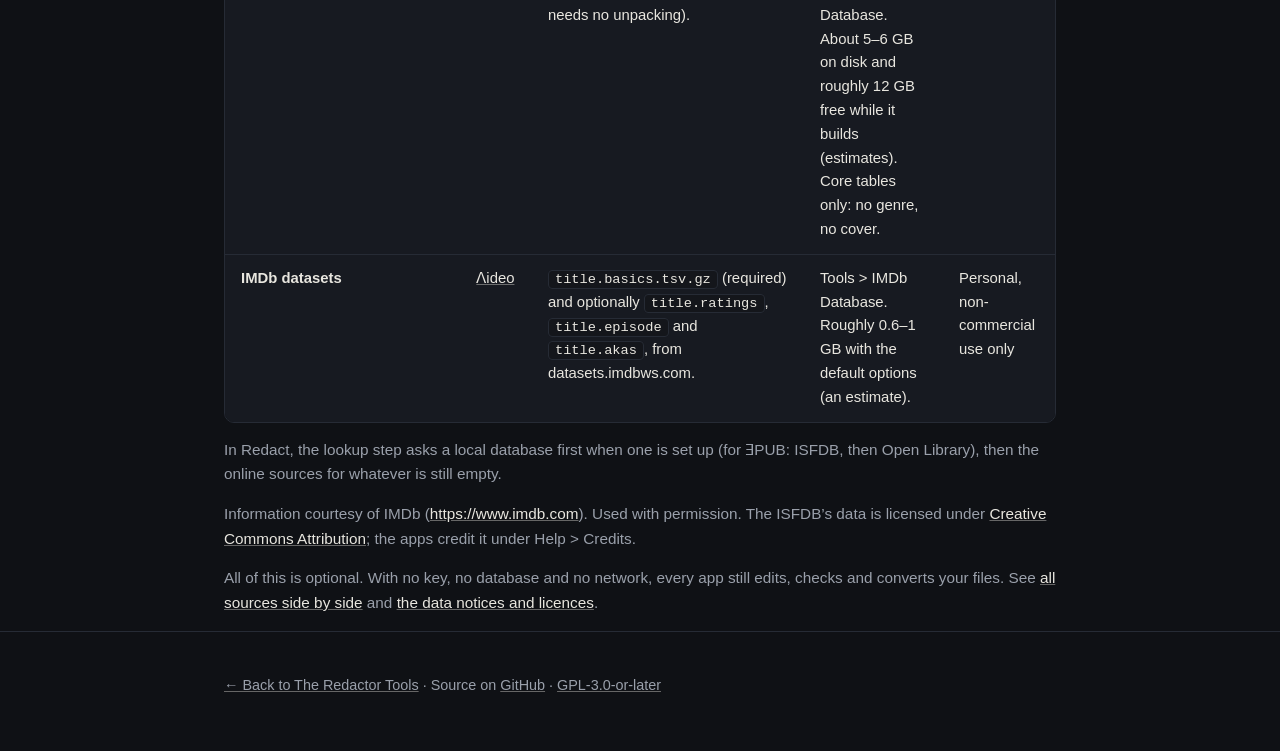
<file: databases/index.html>
<!doctype html>
<html lang="en">
<head>
<meta charset="utf-8">
<meta name="viewport" content="width=device-width, initial-scale=1">
<title>Local Databases for Offline Metadata Lookup — The Redactor Tools</title>
<meta name="description" content="The offline databases the Redactor apps can build from files you download yourself: GCD, ComicRack, Open Library, ISFDB, MusicBrainz and IMDb, with what to download, where it is used, and each licence.">
<link rel="canonical" href="https://erlbon.github.io/databases/">
<link rel="icon" href="../assets/img/favicon.png" type="image/png">

<meta property="og:type" content="website">
<meta property="og:title" content="Local Databases for Offline Metadata Lookup — The Redactor Tools">
<meta property="og:description" content="Every offline database the Redactor apps can use, the file you download for each, and its licence.">
<meta property="og:url" content="https://erlbon.github.io/databases/">
<meta property="og:image" content="https://erlbon.github.io/assets/img/hero-logo.png">
<meta name="twitter:card" content="summary">

<link rel="stylesheet" href="../assets/style.css">
</head>
<body>

<header class="site-header">
  <div class="wrap">
    <a class="wordmark" href="/"><span class="bar" aria-hidden="true"></span> Erlbon</a>
    <nav class="crumbs"><a href="/">Home</a> / <a href="/redactors/">The Redactor Tools</a> / Local databases</nav>
  </div>
</header>

<main class="wrap">
  <h1>The local databases, one by one</h1>
  <p>Six sources can be turned into an offline database. You download each file yourself, under the source&rsquo;s own terms; the apps never bundle or fetch them. Five of them are built into a compact database from a dialog in the app&rsquo;s Tools menu (with progress, and Cancel is safe); the GCD dump is read directly as it is.</p>
  <div class="table-wrap">
    <table class="format-table">
      <thead>
        <tr><th>Source</th><th>App</th><th>You download</th><th>In the app</th><th>Licence</th></tr>
      </thead>
      <tbody>
        <tr>
          <th scope="row">GCD data dump</th>
          <td><a href="../cbzredactor/#sources">ƆBZ</a></td>
          <td><code>current.zip</code>, GCD&rsquo;s SQLite dump from comics.org (a free account is needed; about 2 GB zipped, about 7 GB unzipped).</td>
          <td>Tools &gt; GCD Local Database. Point the app at the unzipped <code>.db</code>; there is no build step.</td>
          <td>CC BY-SA 4.0</td>
        </tr>
        <tr>
          <th scope="row">ComicRack library</th>
          <td><a href="../cbzredactor/#sources">ƆBZ</a></td>
          <td>Your own <code>ComicDb.xml</code>, plain or zipped.</td>
          <td>Tools &gt; ComicRack Library Database converts it once (30&ndash;40 seconds for 234,000 books). File paths and reading history are never copied.</td>
          <td>Your own data</td>
        </tr>
        <tr>
          <th scope="row">Open Library data dumps</th>
          <td><a href="../epubredactor/#sources">ƎPUB</a></td>
          <td>The editions dump and the authors dump (or the single all-types dump) from openlibrary.org/developers/dumps; the works dump is optional.</td>
          <td>Tools &gt; Open Library Database. Only editions with a valid ISBN, in the languages you tick; about 2.5 GB for 8 million editions (an estimate).</td>
          <td>CC0 (public domain)</td>
        </tr>
        <tr>
          <th scope="row">ISFDB backup</th>
          <td><a href="../epubredactor/#sources">ƎPUB</a></td>
          <td><code>backup-MySQL-55-YYYY-MM-DD.zip</code>, the ISFDB&rsquo;s MySQL backup from isfdb.org (about 340 MB zipped, 1.5 GB of SQL); it needs no unpacking.</td>
          <td>Tools &gt; ISFDB Database. On the 2025-12-27 backup the build took under two minutes and gave a 154 MB database: 425,000 books (211,000 in a series) and 638,000 editions with an ISBN. It is the source that knows a book&rsquo;s <strong>series and series number</strong>.</td>
          <td>Creative Commons Attribution; credit the ISFDB</td>
        </tr>
        <tr>
          <th scope="row">MusicBrainz core-data dump</th>
          <td><a href="../mp3redactor/#sources">ɯP3</a></td>
          <td><code>mbdump.tar.bz2</code> from musicbrainz.org (about 7 GB; it needs no unpacking).</td>
          <td>Tools &gt; MusicBrainz Database. About 5&ndash;6 GB on disk and roughly 12 GB free while it builds (estimates). Core tables only: no genre, no cover.</td>
          <td>CC0 (core data only)</td>
        </tr>
        <tr>
          <th scope="row">IMDb datasets</th>
          <td><a href="../videoredactor/#sources">Ʌideo</a></td>
          <td><code>title.basics.tsv.gz</code> (required) and optionally <code>title.ratings</code>, <code>title.episode</code> and <code>title.akas</code>, from datasets.imdbws.com.</td>
          <td>Tools &gt; IMDb Database. Roughly 0.6&ndash;1 GB with the default options (an estimate).</td>
          <td>Personal, non-commercial use only</td>
        </tr>
      </tbody>
    </table>
  </div>
  <p class="note">In Redact, the lookup step asks a local database first when one is set up (for ƎPUB: ISFDB, then Open Library), then the online sources for whatever is still empty.</p>

  <p class="note">Information courtesy of IMDb (<a href="https://www.imdb.com">https://www.imdb.com</a>). Used with permission. The ISFDB&rsquo;s data is licensed under <a href="https://isfdb.org/wiki/index.php/Creative_Commons_License">Creative Commons Attribution</a>; the apps credit it under Help &gt; Credits.</p>

  <p class="note">All of this is optional. With no key, no database and no network, every app still edits, checks and converts your files. See <a href="../redactors/#sources">all sources side by side</a> and <a href="../redactors/#data-licences">the data notices and licences</a>.</p>
</main>

<footer>
  <div class="wrap">
    <p><a href="/redactors/">← Back to The Redactor Tools</a> · Source on <a href="https://github.com/Erlbon">GitHub</a> · <a href="https://www.gnu.org/licenses/gpl-3.0.html">GPL-3.0-or-later</a></p>
  </div>
</footer>

</body>
</html>
</file>
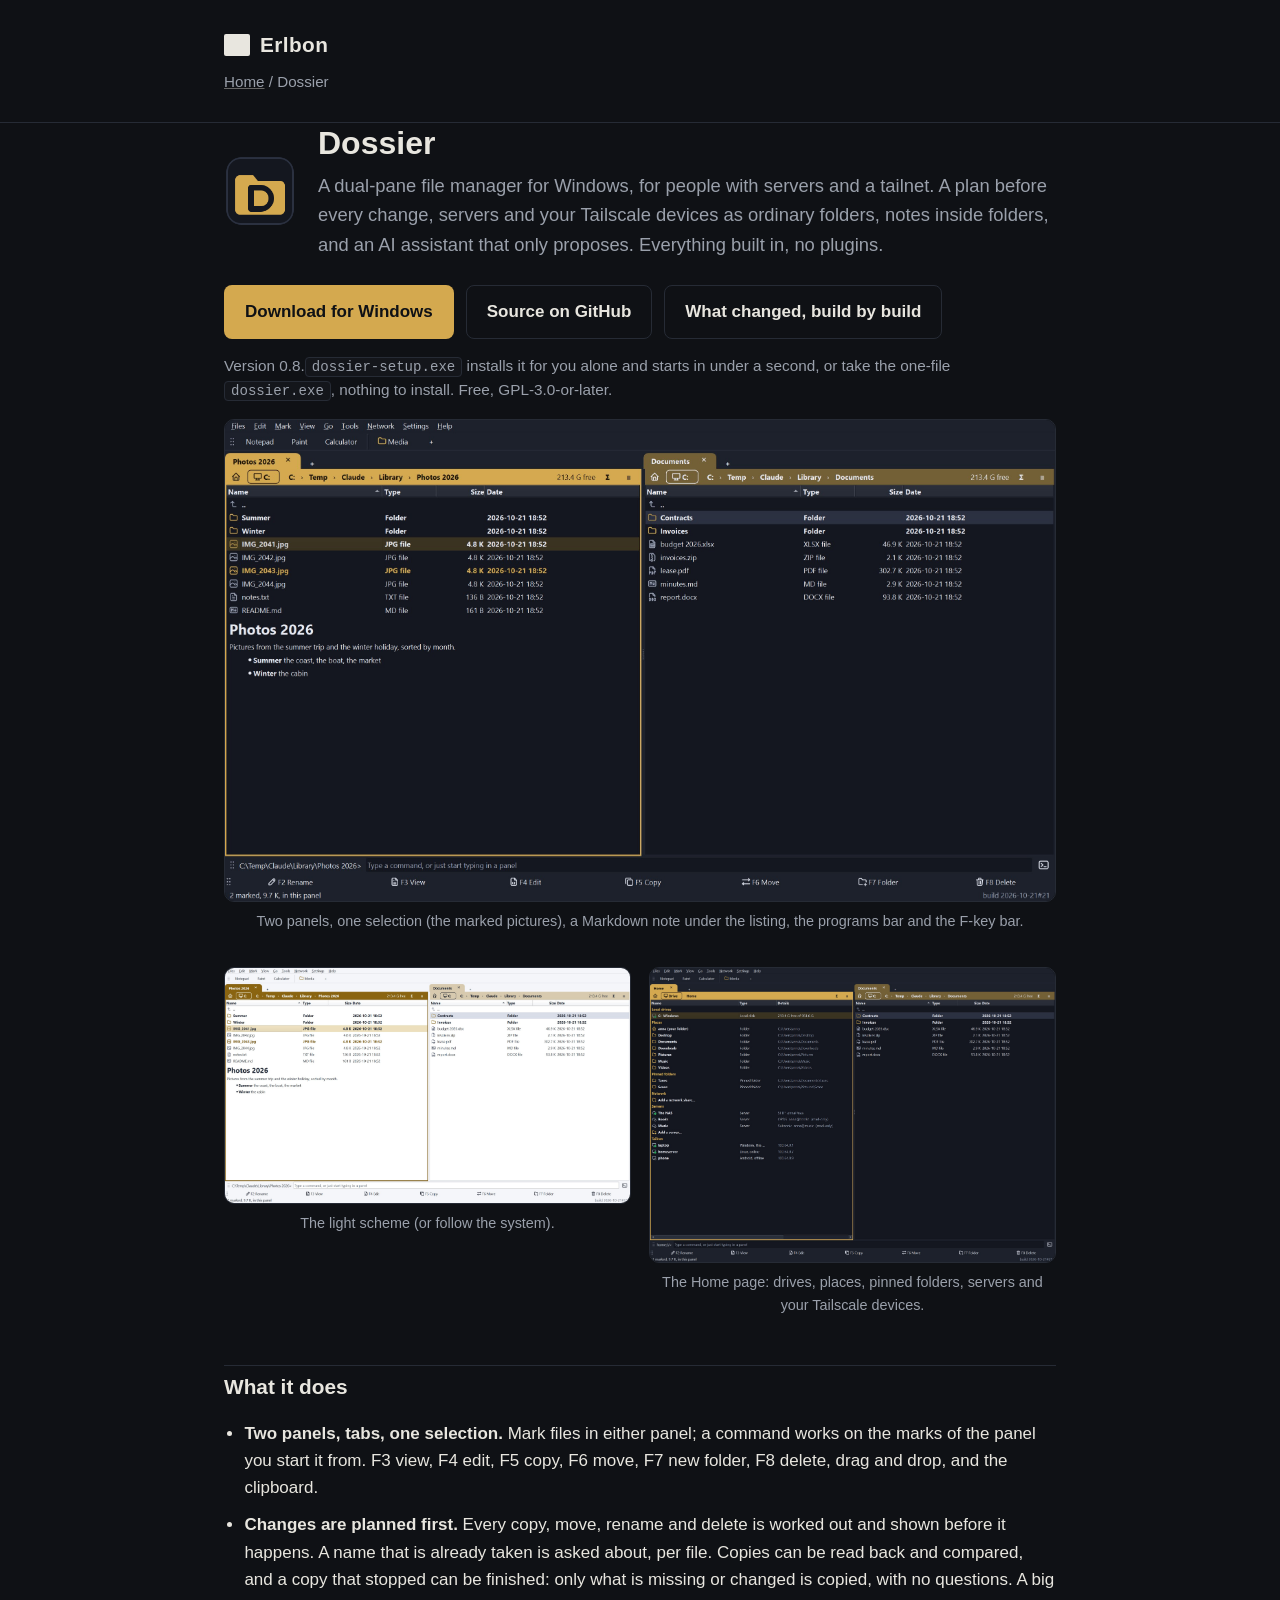
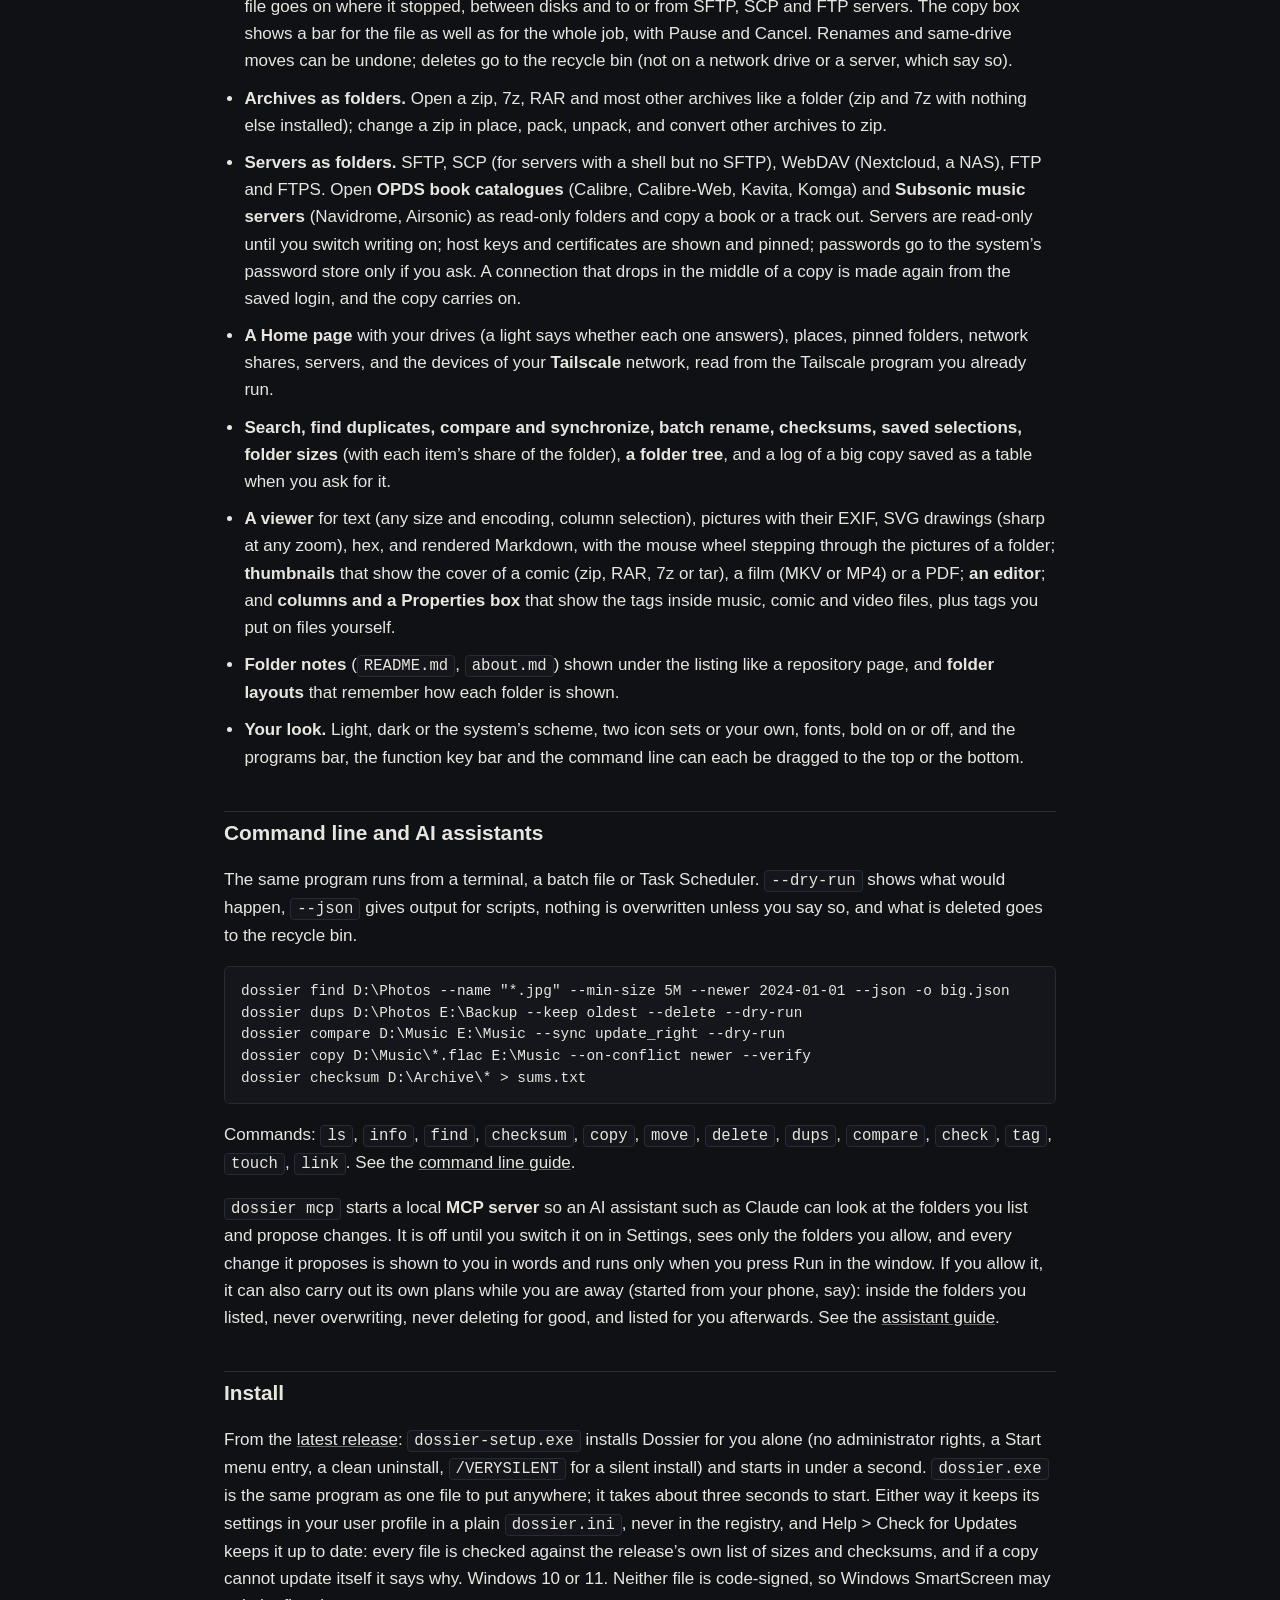
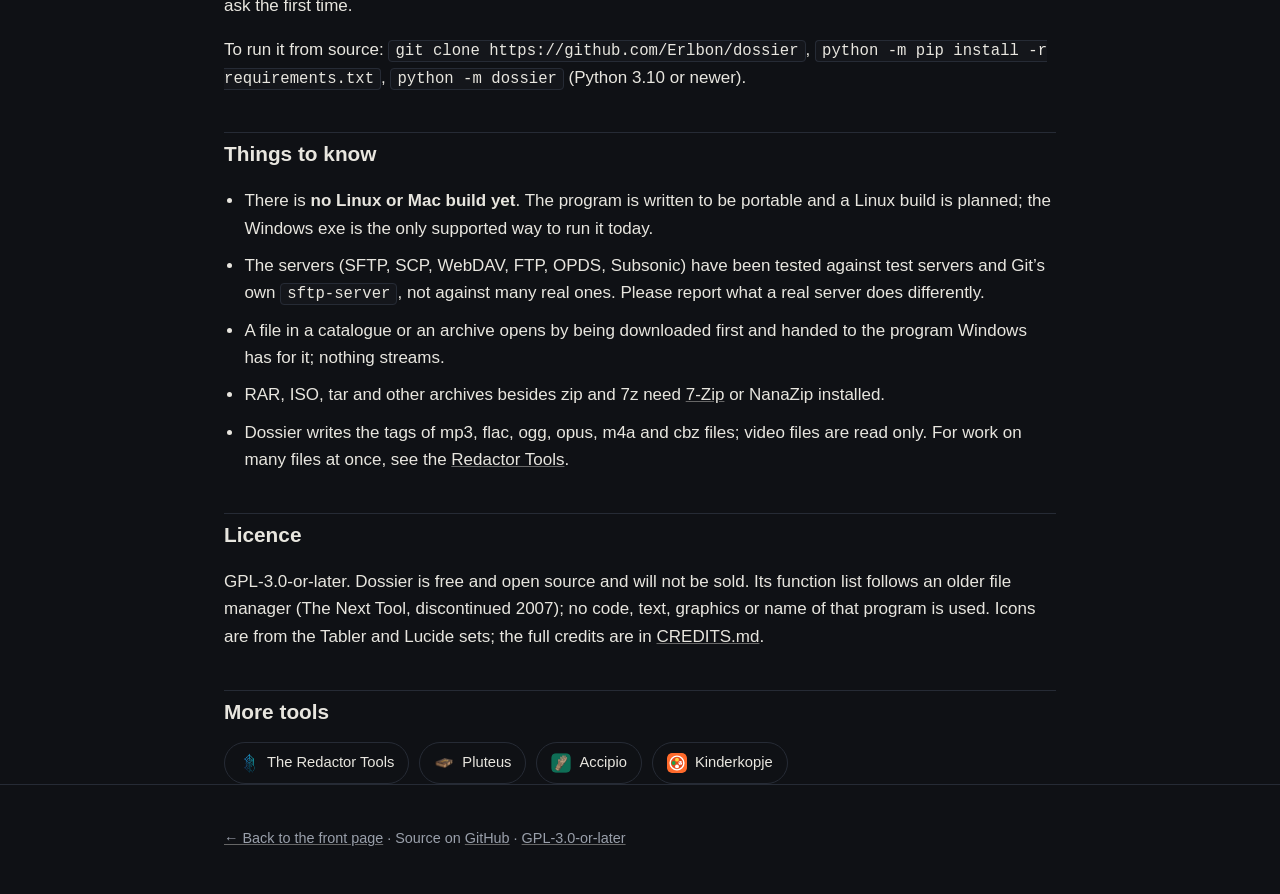
<file: dossier/index.html>
<!doctype html>
<html lang="en">
<head>
<meta charset="utf-8">
<meta name="viewport" content="width=device-width, initial-scale=1">
<title>Dossier — A Free Dual-Pane File Manager for Windows with SFTP, WebDAV, FTP and Archives as Folders</title>
<meta name="description" content="Dossier is a free, open-source dual-pane file manager for Windows: two panels with tabs, one shared selection, safe planned copies and moves, archives and servers (SFTP, SCP, WebDAV, FTP, OPDS, Subsonic, Tailscale) shown as folders, a viewer, search, duplicates, compare and synchronize, and a command line.">
<link rel="canonical" href="https://erlbon.github.io/dossier/">
<link rel="icon" href="../assets/img/dossier.png" type="image/png">

<meta property="og:type" content="website">
<meta property="og:title" content="Dossier — A Free Dual-Pane File Manager for Windows">
<meta property="og:description" content="Two panels, one selection, safe planned changes, and archives and servers as folders. Free and open source.">
<meta property="og:url" content="https://erlbon.github.io/dossier/">
<meta property="og:image" content="https://erlbon.github.io/assets/img/screenshots/dossier-main-dark.jpg">
<meta name="twitter:card" content="summary_large_image">

<link rel="stylesheet" href="../assets/style.css">

<script type="application/ld+json">
{
  "@context": "https://schema.org",
  "@type": "SoftwareApplication",
  "name": "Dossier",
  "description": "A free, open-source dual-pane file manager for Windows. Two panels with tabs and one shared selection, planned and confirmed copies, moves and deletes, archives and servers shown as folders, a viewer and editor, search, duplicate finder, compare and synchronize, a command line and a local MCP server.",
  "url": "https://erlbon.github.io/dossier/",
  "downloadUrl": "https://github.com/Erlbon/dossier/releases/latest",
  "codeRepository": "https://github.com/Erlbon/dossier",
  "operatingSystem": "Windows 10, Windows 11",
  "applicationCategory": "UtilitiesApplication",
  "softwareVersion": "0.8",
  "license": "https://www.gnu.org/licenses/gpl-3.0.html",
  "screenshot": "https://erlbon.github.io/assets/img/screenshots/dossier-main-dark.jpg",
  "featureList": [
    "Two panels with tabs, one selection shared by both, F-key bar and command line",
    "Every copy, move, rename and delete is planned and shown first; a name that is taken is asked about; copies can be verified",
    "Archives shown as folders: zip and 7z built in, RAR, ISO, tar and more through 7-Zip or NanaZip; change a zip in place, pack, unpack and convert",
    "SFTP, SCP, WebDAV, FTP and FTPS servers as folders, read-only by default; OPDS book catalogues and Subsonic music servers (read-only)",
    "Home page with drives, places, pinned folders, network shares, servers and the devices of a Tailscale network",
    "Search, duplicate finder, compare and synchronize, batch rename, checksums, saved selections, folder sizes with each item's share",
    "A stopped copy can be finished: only what is missing or changed is copied; a server connection that drops mid-copy is made again from the saved login",
    "Viewer for text, pictures with EXIF, SVG drawings, hex and Markdown; editor; thumbnails with the covers of comics, films and PDFs; tags inside music, comic and video files shown as columns",
    "Folder notes shown under the listing and folder layouts that remember how each folder is shown",
    "Command line in the same program with --dry-run and --json, and a local MCP server for AI assistants that only proposes changes you approve",
    "Light, dark or system colour scheme; the programs bar, the function key bar and the command line can be dragged where you want them"
  ],
  "offers": { "@type": "Offer", "price": "0", "priceCurrency": "USD" },
  "author": { "@type": "Person", "name": "Erlbon", "url": "https://github.com/Erlbon" },
  "isPartOf": { "@type": "WebSite", "name": "Erlbon", "url": "https://erlbon.github.io/" }
}
</script>
</head>
<body data-app="dossier">

<header class="site-header">
  <div class="wrap">
    <a class="wordmark" href="/"><span class="bar" aria-hidden="true"></span> Erlbon</a>
    <nav class="crumbs"><a href="/">Home</a> / Dossier</nav>
  </div>
</header>

<main class="wrap">
  <div class="hero">
    <img class="icon" src="../assets/img/dossier.png" alt="Dossier icon" width="72" height="72">
    <div>
      <h1>Dossier</h1>
      <p class="tagline" style="margin-bottom:0">A dual-pane file manager for Windows, for people with servers and a tailnet. A plan before every change, servers and your Tailscale devices as ordinary folders, notes inside folders, and an AI assistant that only proposes. Everything built in, no plugins.</p>
    </div>
  </div>

  <div class="btn-row">
    <a class="btn primary" href="https://github.com/Erlbon/dossier/releases/latest">Download for Windows</a>
    <a class="btn secondary" href="https://github.com/Erlbon/dossier">Source on GitHub</a>
    <a class="btn secondary" href="https://github.com/Erlbon/dossier/blob/main/CHANGELOG.md">What changed, build by build</a>
  </div>
  <p class="note">Version 0.8.<code>dossier-setup.exe</code> installs it for you alone and starts in under a second, or take the one-file <code>dossier.exe</code>, nothing to install. Free, GPL-3.0-or-later.</p>

  <div class="screenshots">
    <figure>
      <img src="../assets/img/screenshots/dossier-main-dark.jpg" alt="Dossier's main window in the dark scheme: two folder panels side by side, the left one showing a photo folder with two pictures marked and a folder note under the list, the programs bar above, the command line and the F2 to F8 key bar below." width="2415" height="1400">
      <figcaption>Two panels, one selection (the marked pictures), a Markdown note under the listing, the programs bar and the F-key bar.</figcaption>
    </figure>
    <div class="screenshots pair">
      <figure>
        <img src="../assets/img/screenshots/dossier-main-light.jpg" alt="The same window in the light scheme." width="2415" height="1400" loading="lazy">
        <figcaption>The light scheme (or follow the system).</figcaption>
      </figure>
      <figure>
        <img src="../assets/img/screenshots/dossier-home-dark.jpg" alt="Dossier's Home page: local drives, places, pinned folders, network shares, servers and devices of a Tailscale network, each with a coloured light." width="2415" height="1750" loading="lazy">
        <figcaption>The Home page: drives, places, pinned folders, servers and your Tailscale devices.</figcaption>
      </figure>
    </div>
  </div>

  <h2>What it does</h2>
  <ul class="feature-list">
    <li><strong>Two panels, tabs, one selection.</strong> Mark files in either panel; a command works on the marks of the panel you start it from. F3 view, F4 edit, F5 copy, F6 move, F7 new folder, F8 delete, drag and drop, and the clipboard.</li>
    <li><strong>Changes are planned first.</strong> Every copy, move, rename and delete is worked out and shown before it happens. A name that is already taken is asked about, per file. Copies can be read back and compared, and a copy that stopped can be finished: only what is missing or changed is copied, with no questions. A big file goes on where it stopped, between disks and to or from SFTP, SCP and FTP servers. The copy box shows a bar for the file as well as for the whole job, with Pause and Cancel. Renames and same-drive moves can be undone; deletes go to the recycle bin (not on a network drive or a server, which say so).</li>
    <li><strong>Archives as folders.</strong> Open a zip, 7z, RAR and most other archives like a folder (zip and 7z with nothing else installed); change a zip in place, pack, unpack, and convert other archives to zip.</li>
    <li><strong>Servers as folders.</strong> SFTP, SCP (for servers with a shell but no SFTP), WebDAV (Nextcloud, a NAS), FTP and FTPS. Open <strong>OPDS book catalogues</strong> (Calibre, Calibre-Web, Kavita, Komga) and <strong>Subsonic music servers</strong> (Navidrome, Airsonic) as read-only folders and copy a book or a track out. Servers are read-only until you switch writing on; host keys and certificates are shown and pinned; passwords go to the system&rsquo;s password store only if you ask. A connection that drops in the middle of a copy is made again from the saved login, and the copy carries on.</li>
    <li><strong>A Home page</strong> with your drives (a light says whether each one answers), places, pinned folders, network shares, servers, and the devices of your <strong>Tailscale</strong> network, read from the Tailscale program you already run.</li>
    <li><strong>Search, find duplicates, compare and synchronize, batch rename, checksums, saved selections, folder sizes</strong> (with each item&rsquo;s share of the folder), <strong>a folder tree</strong>, and a log of a big copy saved as a table when you ask for it.</li>
    <li><strong>A viewer</strong> for text (any size and encoding, column selection), pictures with their EXIF, SVG drawings (sharp at any zoom), hex, and rendered Markdown, with the mouse wheel stepping through the pictures of a folder; <strong>thumbnails</strong> that show the cover of a comic (zip, RAR, 7z or tar), a film (MKV or MP4) or a PDF; <strong>an editor</strong>; and <strong>columns and a Properties box</strong> that show the tags inside music, comic and video files, plus tags you put on files yourself.</li>
    <li><strong>Folder notes</strong> (<code>README.md</code>, <code>about.md</code>) shown under the listing like a repository page, and <strong>folder layouts</strong> that remember how each folder is shown.</li>
    <li><strong>Your look.</strong> Light, dark or the system&rsquo;s scheme, two icon sets or your own, fonts, bold on or off, and the programs bar, the function key bar and the command line can each be dragged to the top or the bottom.</li>
  </ul>

  <h2>Command line and AI assistants</h2>
  <p>The same program runs from a terminal, a batch file or Task Scheduler. <code>--dry-run</code> shows what would happen, <code>--json</code> gives output for scripts, nothing is overwritten unless you say so, and what is deleted goes to the recycle bin.</p>
  <pre class="cli-example"><code>dossier find D:\Photos --name "*.jpg" --min-size 5M --newer 2024-01-01 --json -o big.json
dossier dups D:\Photos E:\Backup --keep oldest --delete --dry-run
dossier compare D:\Music E:\Music --sync update_right --dry-run
dossier copy D:\Music\*.flac E:\Music --on-conflict newer --verify
dossier checksum D:\Archive\* &gt; sums.txt</code></pre>
  <p>Commands: <code>ls</code>, <code>info</code>, <code>find</code>, <code>checksum</code>, <code>copy</code>, <code>move</code>, <code>delete</code>, <code>dups</code>, <code>compare</code>, <code>check</code>, <code>tag</code>, <code>touch</code>, <code>link</code>. See the <a href="https://github.com/Erlbon/dossier/blob/main/docs/cli.md">command line guide</a>.</p>
  <p><code>dossier mcp</code> starts a local <strong>MCP server</strong> so an AI assistant such as Claude can look at the folders you list and propose changes. It is off until you switch it on in Settings, sees only the folders you allow, and every change it proposes is shown to you in words and runs only when you press Run in the window. If you allow it, it can also carry out its own plans while you are away (started from your phone, say): inside the folders you listed, never overwriting, never deleting for good, and listed for you afterwards. See the <a href="https://github.com/Erlbon/dossier/blob/main/docs/assistant.md">assistant guide</a>.</p>

  <h2>Install</h2>
  <p>From the <a href="https://github.com/Erlbon/dossier/releases/latest">latest release</a>: <code>dossier-setup.exe</code> installs Dossier for you alone (no administrator rights, a Start menu entry, a clean uninstall, <code>/VERYSILENT</code> for a silent install) and starts in under a second. <code>dossier.exe</code> is the same program as one file to put anywhere; it takes about three seconds to start. Either way it keeps its settings in your user profile in a plain <code>dossier.ini</code>, never in the registry, and Help &gt; Check for Updates keeps it up to date: every file is checked against the release&rsquo;s own list of sizes and checksums, and if a copy cannot update itself it says why. Windows 10 or 11. Neither file is code-signed, so Windows SmartScreen may ask the first time.</p>
  <p>To run it from source: <code>git clone https://github.com/Erlbon/dossier</code>, <code>python -m pip install -r requirements.txt</code>, <code>python -m dossier</code> (Python 3.10 or newer).</p>

  <h2>Things to know</h2>
  <ul class="feature-list">
    <li>There is <strong>no Linux or Mac build yet</strong>. The program is written to be portable and a Linux build is planned; the Windows exe is the only supported way to run it today.</li>
    <li>The servers (SFTP, SCP, WebDAV, FTP, OPDS, Subsonic) have been tested against test servers and Git&rsquo;s own <code>sftp-server</code>, not against many real ones. Please report what a real server does differently.</li>
    <li>A file in a catalogue or an archive opens by being downloaded first and handed to the program Windows has for it; nothing streams.</li>
    <li>RAR, ISO, tar and other archives besides zip and 7z need <a href="https://www.7-zip.org/">7-Zip</a> or NanaZip installed.</li>
    <li>Dossier writes the tags of mp3, flac, ogg, opus, m4a and cbz files; video files are read only. For work on many files at once, see the <a href="../redactors/">Redactor Tools</a>.</li>
  </ul>

  <h2>Licence</h2>
  <p>GPL-3.0-or-later. Dossier is free and open source and will not be sold. Its function list follows an older file manager (The Next Tool, discontinued 2007); no code, text, graphics or name of that program is used. Icons are from the Tabler and Lucide sets; the full credits are in <a href="https://github.com/Erlbon/dossier/blob/main/CREDITS.md">CREDITS.md</a>.</p>

  <h2>More tools</h2>
  <div class="sibling-list">
    <a href="../redactors/"><img src="../assets/img/hero-logo.png" alt="">The Redactor Tools</a>
    <a href="../pluteus/"><img src="../assets/img/pluteus.png" alt="">Pluteus</a>
    <a href="../accipio/"><img src="../assets/img/accipio.png" alt="">Accipio</a>
    <a href="../kinderkopje/"><img src="../assets/img/kinderkopje.svg" alt="">Kinderkopje</a>
  </div>
</main>

<footer>
  <div class="wrap">
    <p><a href="/">← Back to the front page</a> · Source on <a href="https://github.com/Erlbon/dossier">GitHub</a> · <a href="https://www.gnu.org/licenses/gpl-3.0.html">GPL-3.0-or-later</a></p>
  </div>
</footer>

</body>
</html>
</file>
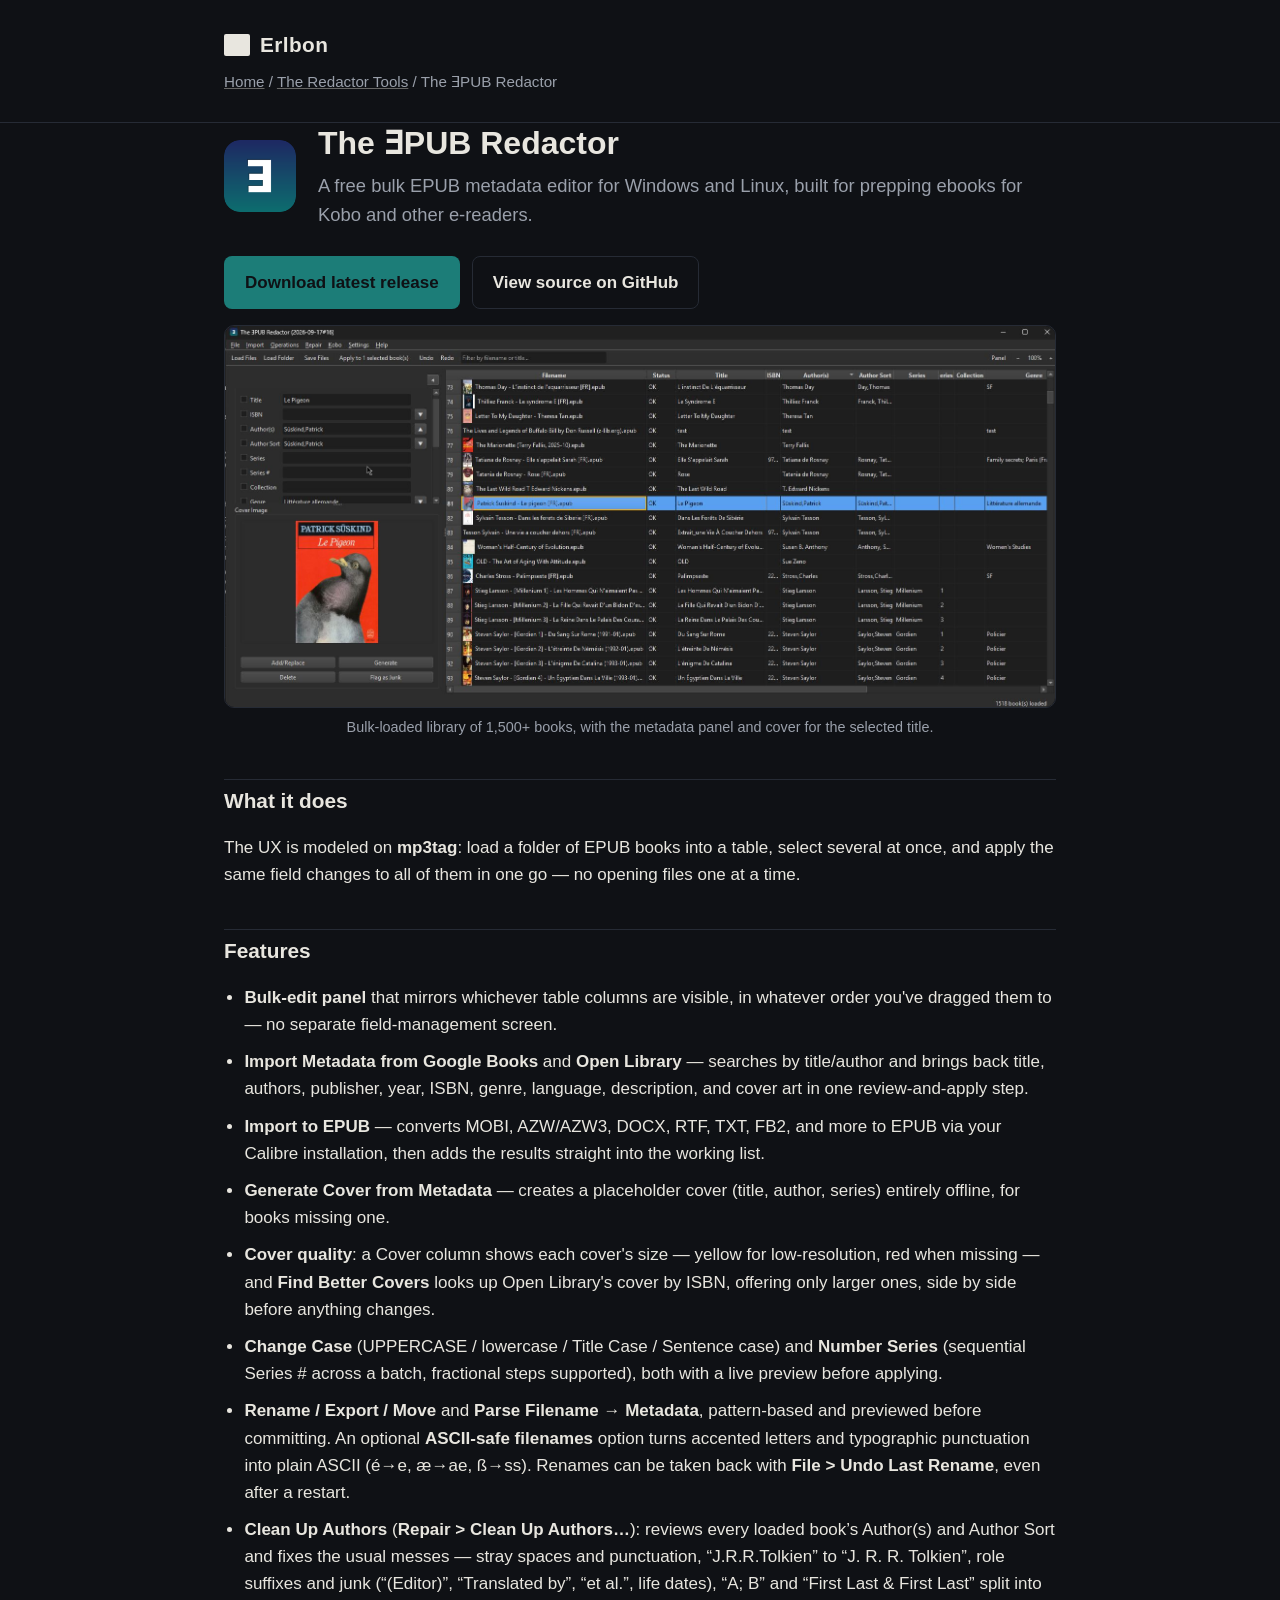
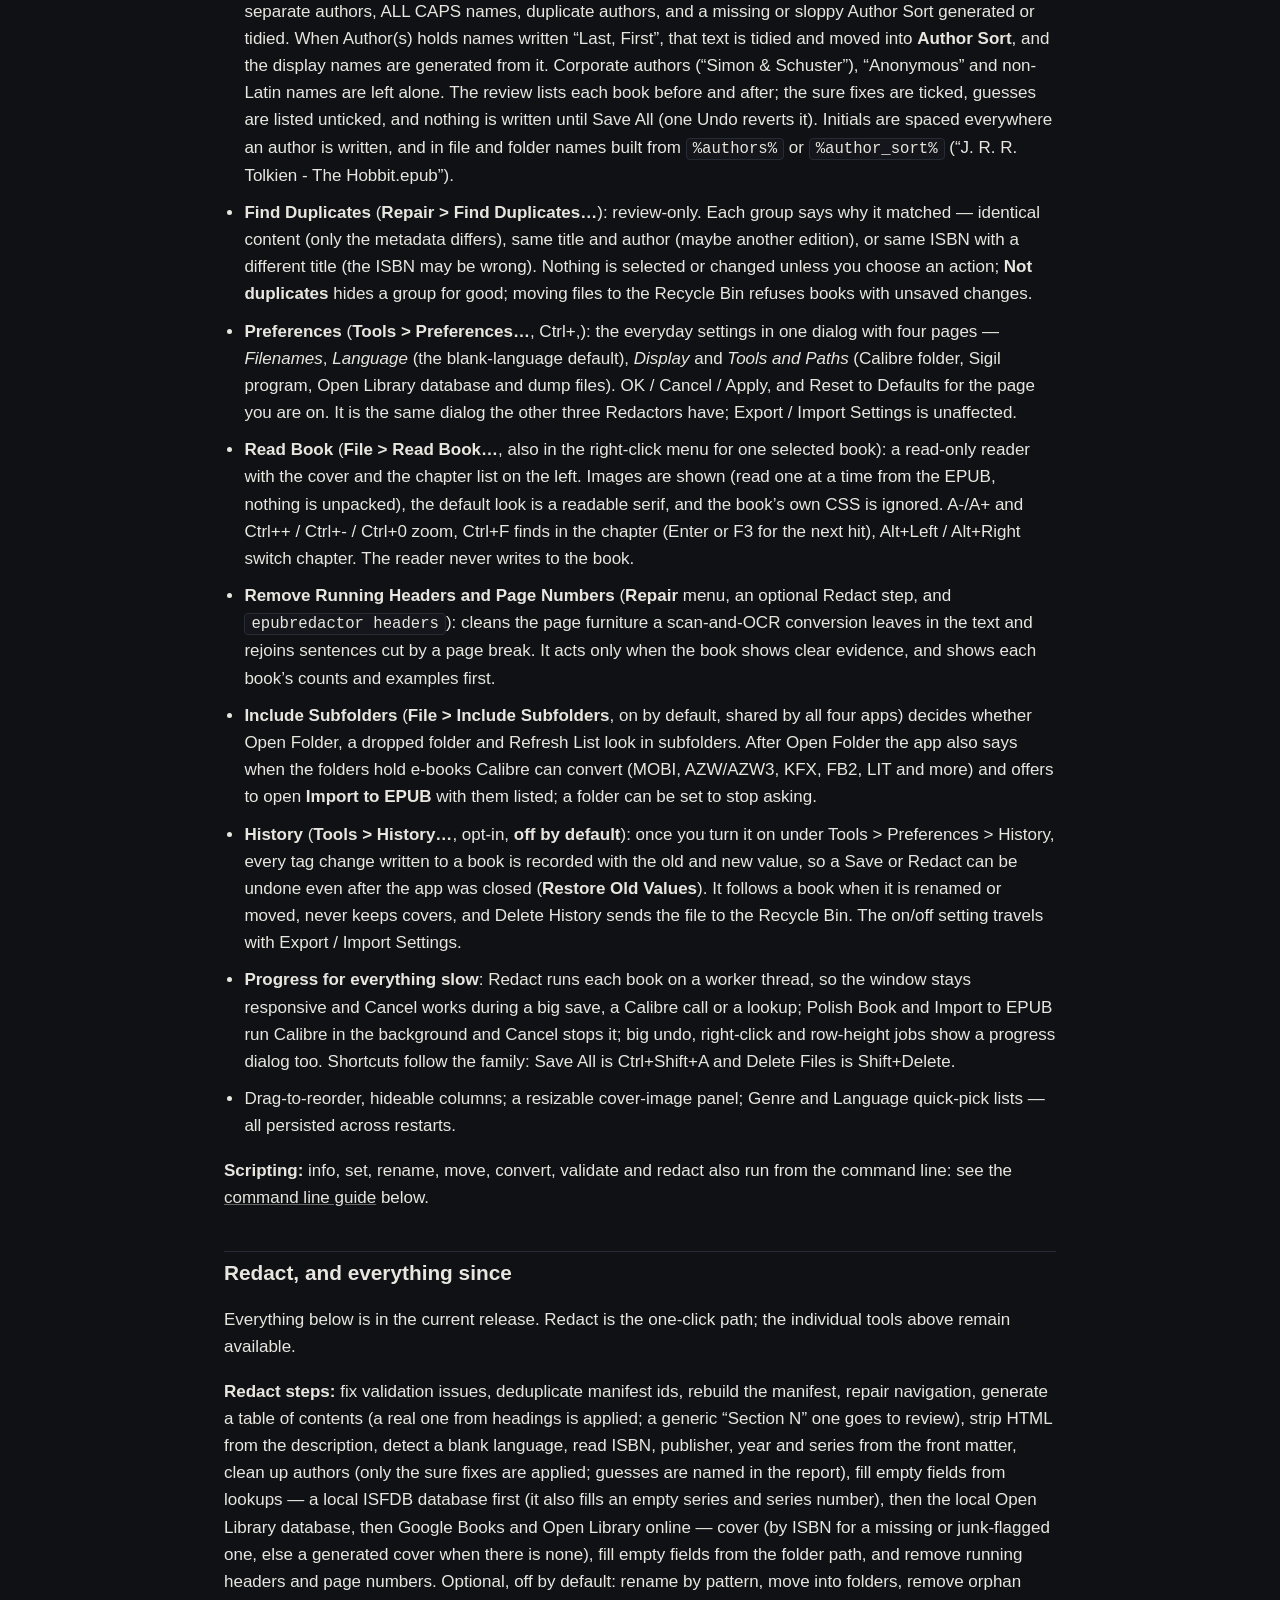
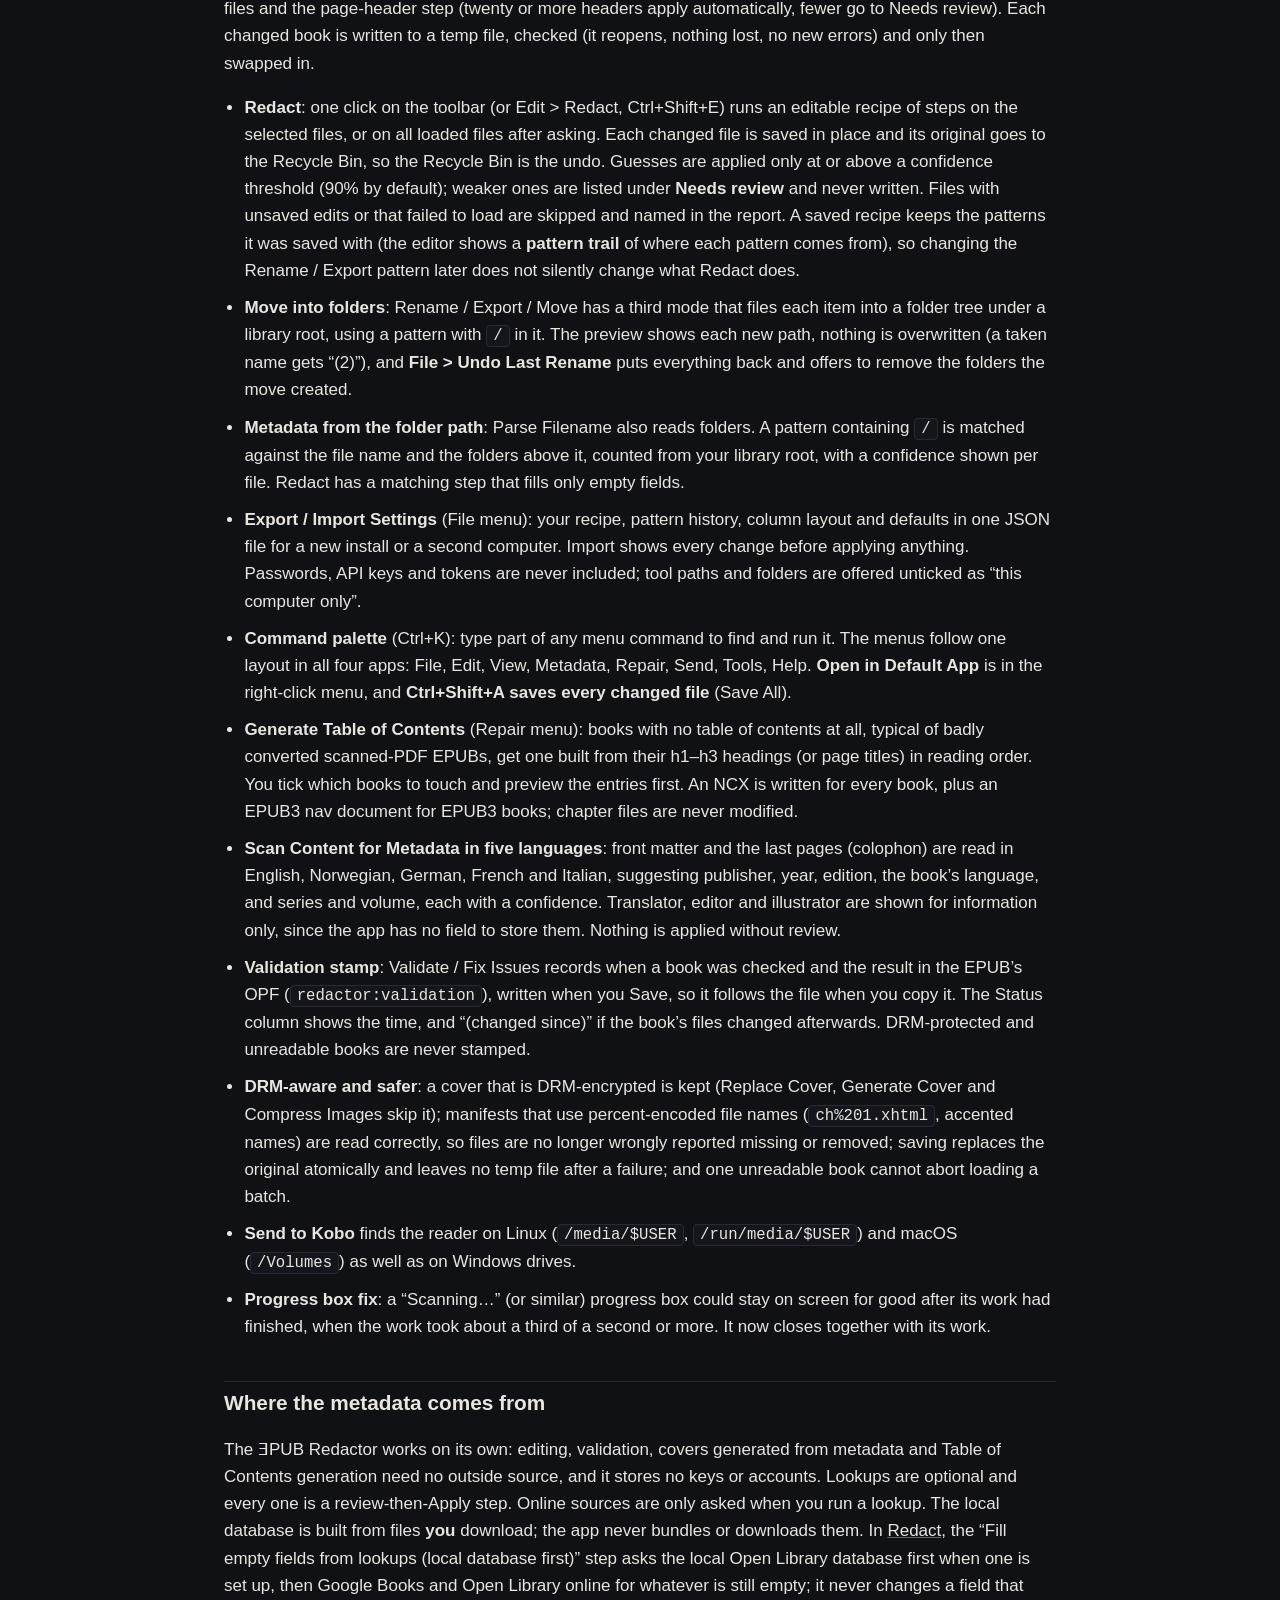
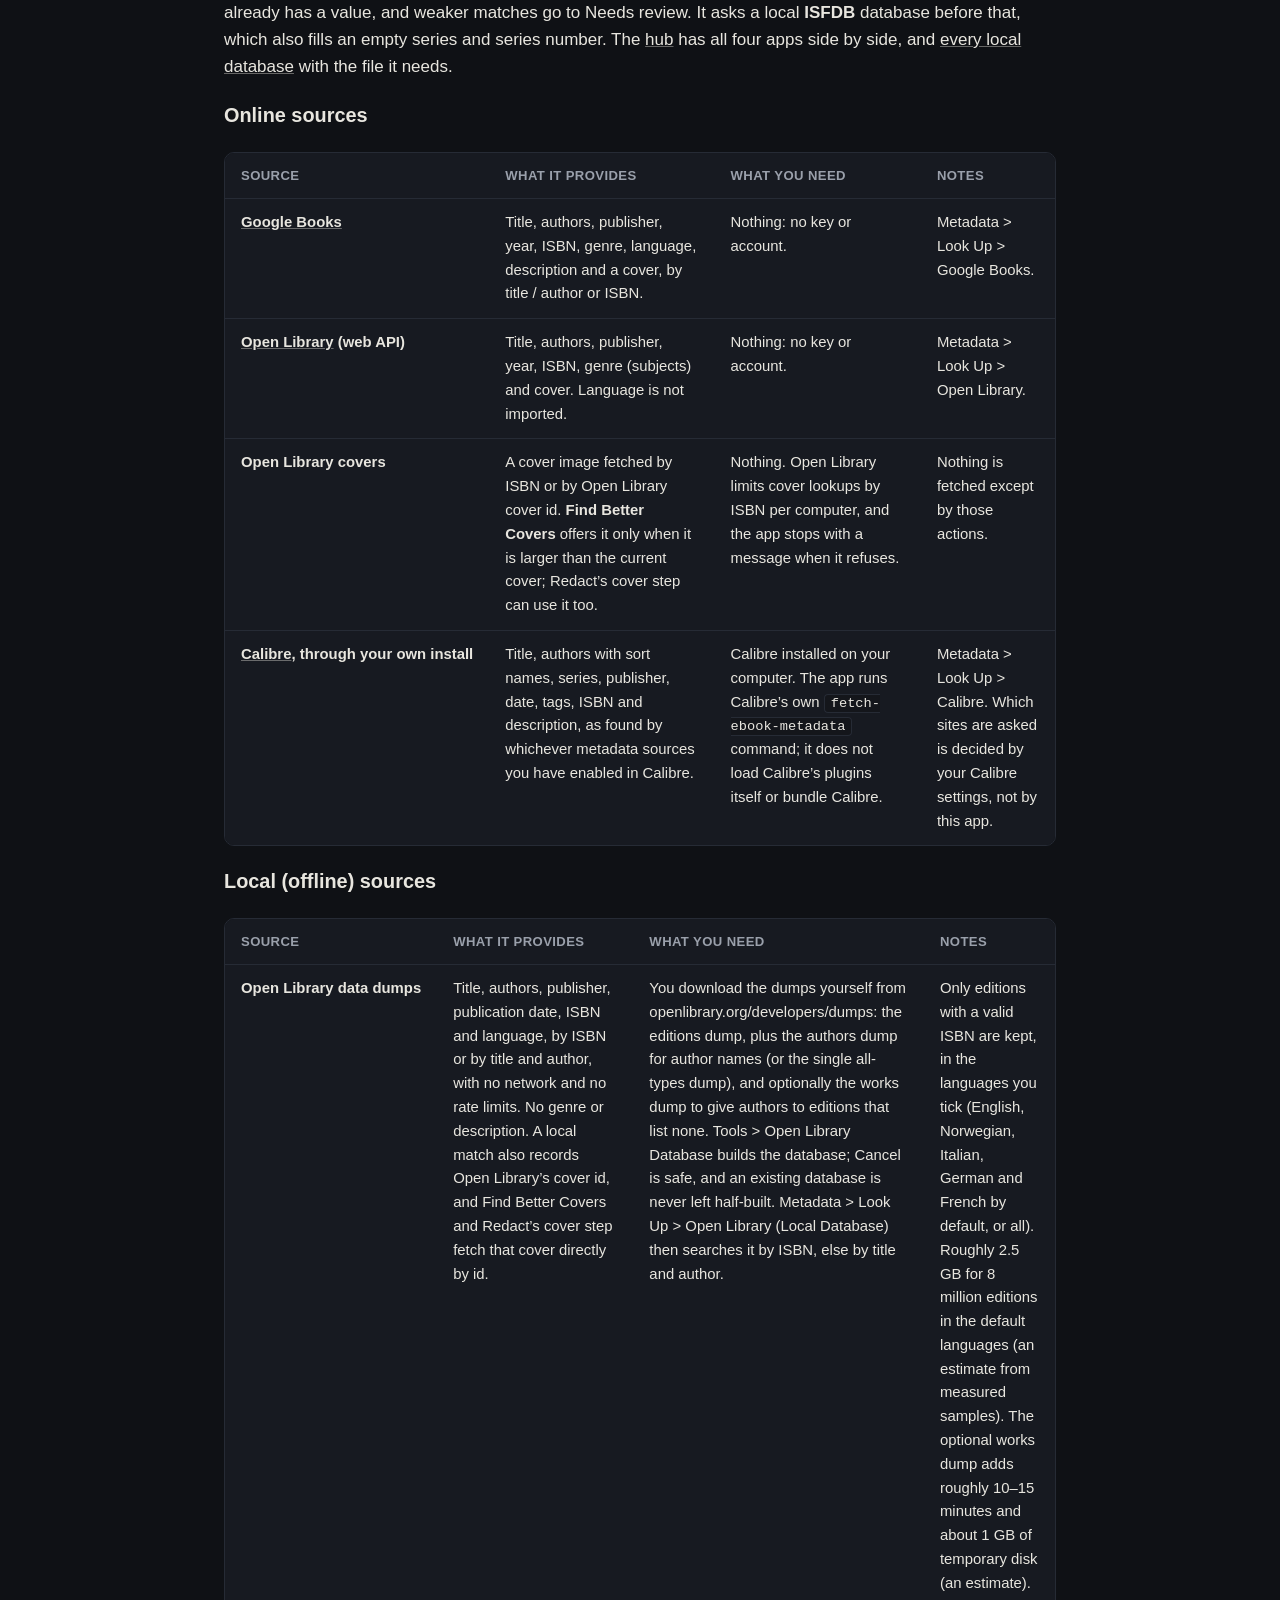
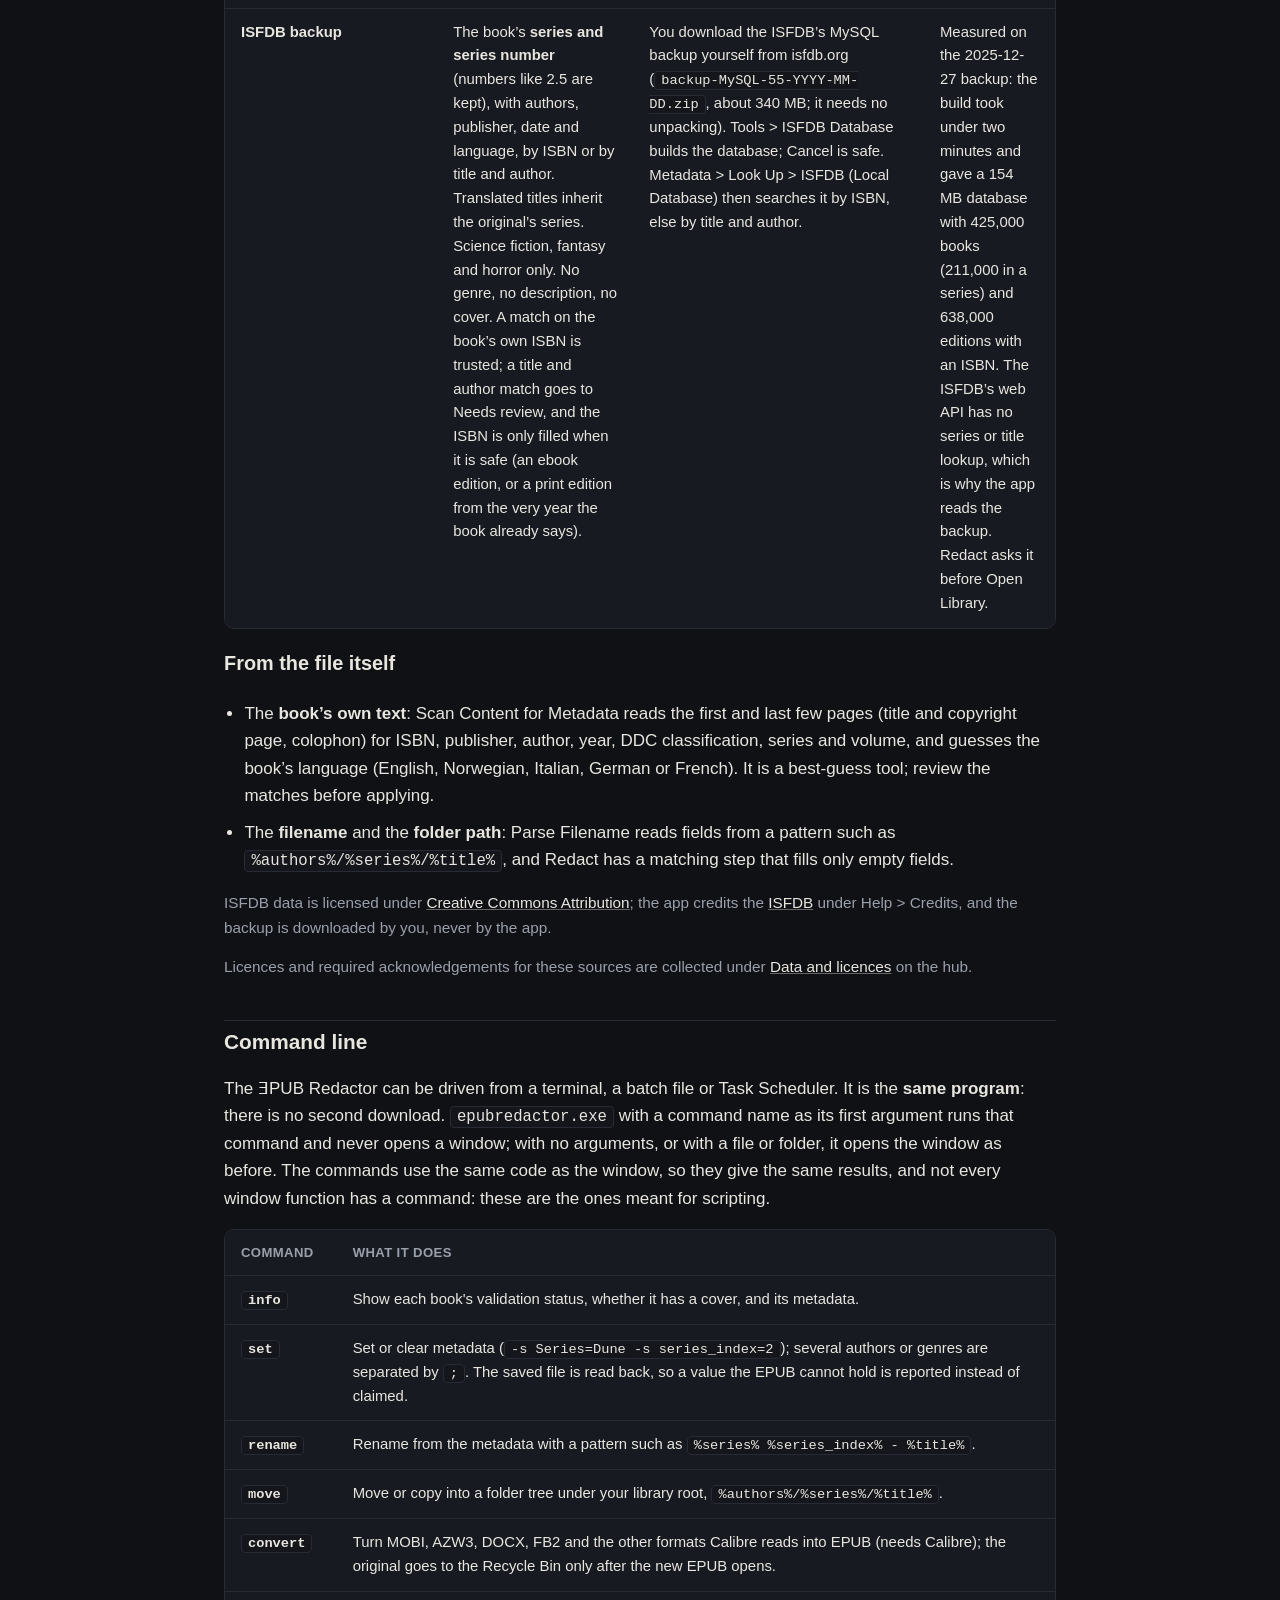
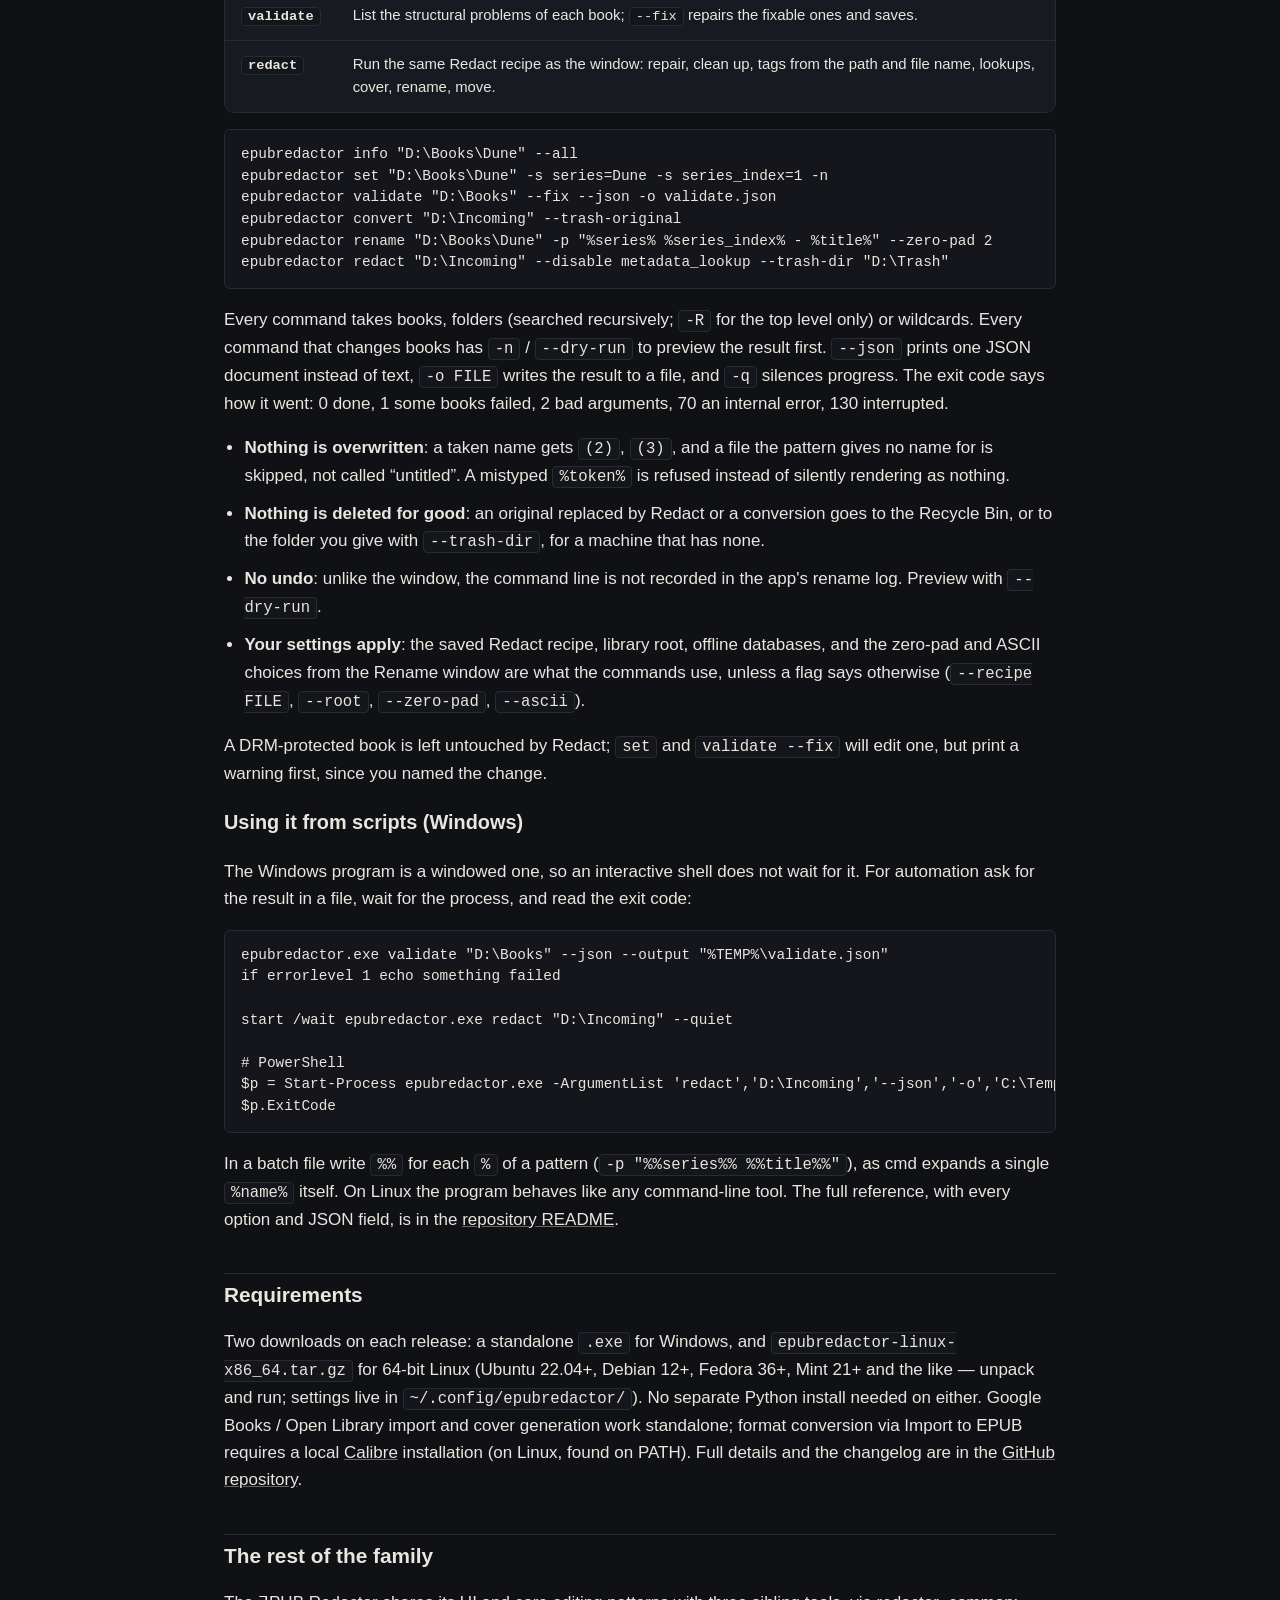
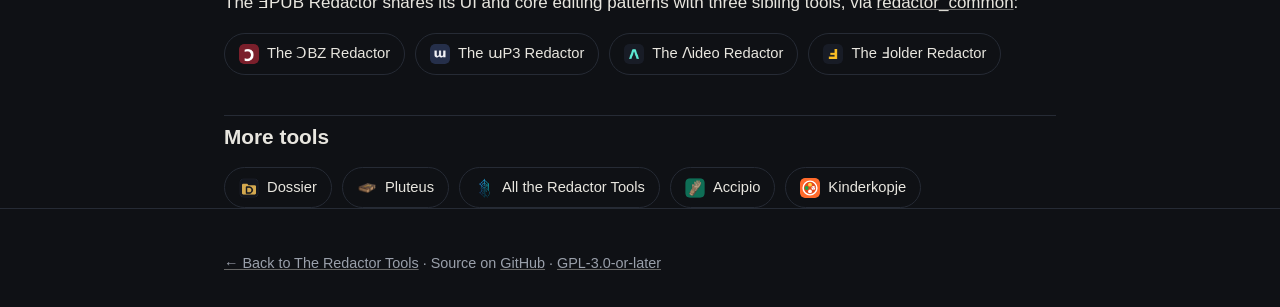
<file: epubredactor/index.html>
<!doctype html>
<html lang="en">
<head>
<meta charset="utf-8">
<meta name="viewport" content="width=device-width, initial-scale=1">
<title>EPUB Redactor — Bulk EPUB Metadata Editor for Windows, Linux &amp; Kobo</title>
<meta name="description" content="The ƎPUB Redactor is a free Windows and Linux app for bulk-editing EPUB ebook metadata, with Google Books and Open Library lookups, cover generation, and Calibre-based format conversion.">
<link rel="canonical" href="https://erlbon.github.io/epubredactor/">
<link rel="icon" href="../assets/img/epubredactor.png" type="image/png">

<meta property="og:type" content="website">
<meta property="og:title" content="The ƎPUB Redactor — Bulk EPUB Metadata Editor">
<meta property="og:description" content="Free Windows and Linux app for bulk-editing EPUB ebook metadata, with Google Books / Open Library lookups and Calibre-based conversion.">
<meta property="og:url" content="https://erlbon.github.io/epubredactor/">
<meta property="og:image" content="https://erlbon.github.io/assets/img/screenshots/epubredactor-1.jpg">
<meta name="twitter:card" content="summary_large_image">

<link rel="stylesheet" href="../assets/style.css">

<script type="application/ld+json">
{
  "@context": "https://schema.org",
  "@type": "SoftwareApplication",
  "name": "The ƎPUB Redactor",
  "alternateName": "EPUB Redactor",
  "description": "A Windows and Linux GUI tool for bulk-editing EPUB metadata, modeled on mp3tag, with lookups against Google Books and Open Library, offline cover generation, and format conversion via Calibre.",
  "url": "https://erlbon.github.io/epubredactor/",
  "downloadUrl": "https://github.com/Erlbon/epubredactor/releases/latest",
  "operatingSystem": "Windows, Linux",
  "applicationCategory": "UtilitiesApplication",
  "softwareVersion": "2026-11-20#01",
  "license": "https://www.gnu.org/licenses/gpl-3.0.html",
  "featureList": [
    "Command line: the same program with a command name, for scripts and scheduled tasks (--json, --dry-run, exit codes)",
    "Bulk-edit EPUB metadata",
    "Lookups against Google Books and Open Library",
    "Redact: repair, fill in and file books in one click",
    "Generate Table of Contents for books that have none",
    "Multilingual content scan (English, Norwegian, German, French, Italian)",
    "Validate / Fix Issues with a validation stamp in the OPF",
    "Cover generation and cover quality checks",
    "Import to EPUB via Calibre",
    "Move into folders and metadata from the folder path",
    "Export and Import Settings",
    "Clean Up Authors: tidy Author(s) and Author Sort, spaced initials, sort-form names moved to Author Sort",
    "Find Duplicates (Repair menu): review-only, with Identical, Possible and Weak match tiers",
    "Preferences dialog (Tools > Preferences, Ctrl+,)",
    "Send to Kobo",
    "Online lookups: Google Books, Open Library and Calibre (through your own install); no keys needed",
    "Offline lookup in a local Open Library database built from dumps you download (never bundled)",
    "Local Open Library covers by cover id",
    "Offline lookup of series and series number in a local ISFDB database built from the backup you download (never bundled)",
    "Read Book: a read-only reader with images, zoom, find in the chapter and chapter navigation",
    "Remove running headers and page numbers from scanned books (Repair menu and Redact step)",
    "File > Include Subfolders, and an offer to open Import to EPUB when a folder holds MOBI, AZW3, FB2 and other convertible e-books",
    "Opt-in History (off by default): tag changes recorded and undoable after the app was closed; included in Export / Import Settings",
    "Progress dialog with Cancel for slow work; Redact keeps the window responsive on a slow book",
    "Windows and Linux downloads"
  ],
  "offers": { "@type": "Offer", "price": "0", "priceCurrency": "USD" },
  "author": { "@type": "Person", "name": "Erlbon", "url": "https://github.com/Erlbon" },
  "isPartOf": { "@type": "WebSite", "name": "Erlbon", "url": "https://erlbon.github.io/" }
}
</script>
</head>
<body data-app="epub">

<header class="site-header">
  <div class="wrap">
    <a class="wordmark" href="/"><span class="bar" aria-hidden="true"></span> Erlbon</a>
    <nav class="crumbs"><a href="/">Home</a> / <a href="/redactors/">The Redactor Tools</a> / The ƎPUB Redactor</nav>
  </div>
</header>

<main class="wrap">
  <div class="hero">
    <img class="icon" src="../assets/img/epubredactor.png" alt="The ƎPUB Redactor icon" width="72" height="72">
    <div>
      <h1>The ƎPUB Redactor</h1>
      <p class="tagline" style="margin-bottom:0">A free bulk EPUB metadata editor for Windows and Linux, built for prepping ebooks for Kobo and other e-readers.</p>
    </div>
  </div>

  <div class="btn-row">
    <a class="btn primary" href="https://github.com/Erlbon/epubredactor/releases/latest">Download latest release</a>
    <a class="btn secondary" href="https://github.com/Erlbon/epubredactor">View source on GitHub</a>
  </div>

  <div class="screenshots">
    <figure>
      <img src="../assets/img/screenshots/epubredactor-1.jpg" alt="The ƎPUB Redactor's main window: a table of 1518 loaded EPUB books with Filename/Status/Title/ISBN/Author(s)/Series/Genre columns, and the selected book's editable metadata fields and cover image in the left-hand panel." width="1713" height="786" loading="lazy">
      <figcaption>Bulk-loaded library of 1,500+ books, with the metadata panel and cover for the selected title.</figcaption>
    </figure>
  </div>

  <h2>What it does</h2>
  <p>The UX is modeled on <strong>mp3tag</strong>: load a folder of EPUB books into a table, select several at once, and apply the same field changes to all of them in one go — no opening files one at a time.</p>

  <h2>Features</h2>
  <ul class="feature-list">
    <li><strong>Bulk-edit panel</strong> that mirrors whichever table columns are visible, in whatever order you've dragged them to — no separate field-management screen.</li>
    <li><strong>Import Metadata from Google Books</strong> and <strong>Open Library</strong> — searches by title/author and brings back title, authors, publisher, year, ISBN, genre, language, description, and cover art in one review-and-apply step.</li>
    <li><strong>Import to EPUB</strong> — converts MOBI, AZW/AZW3, DOCX, RTF, TXT, FB2, and more to EPUB via your Calibre installation, then adds the results straight into the working list.</li>
    <li><strong>Generate Cover from Metadata</strong> — creates a placeholder cover (title, author, series) entirely offline, for books missing one.</li>
    <li><strong>Cover quality</strong>: a Cover column shows each cover's size — yellow for low-resolution, red when missing — and <strong>Find Better Covers</strong> looks up Open Library's cover by ISBN, offering only larger ones, side by side before anything changes.</li>
    <li><strong>Change Case</strong> (UPPERCASE / lowercase / Title Case / Sentence case) and <strong>Number Series</strong> (sequential Series # across a batch, fractional steps supported), both with a live preview before applying.</li>
    <li><strong>Rename / Export / Move</strong> and <strong>Parse Filename → Metadata</strong>, pattern-based and previewed before committing. An optional <strong>ASCII-safe filenames</strong> option turns accented letters and typographic punctuation into plain ASCII (é→e, æ→ae, ß→ss). Renames can be taken back with <strong>File &gt; Undo Last Rename</strong>, even after a restart.</li>
    <li><strong>Clean Up Authors</strong> (<strong>Repair &gt; Clean Up Authors&hellip;</strong>): reviews every loaded book&rsquo;s Author(s) and Author Sort and fixes the usual messes &mdash; stray spaces and punctuation, &ldquo;J.R.R.Tolkien&rdquo; to &ldquo;J. R. R. Tolkien&rdquo;, role suffixes and junk (&ldquo;(Editor)&rdquo;, &ldquo;Translated by&rdquo;, &ldquo;et al.&rdquo;, life dates), &ldquo;A; B&rdquo; and &ldquo;First Last &amp; First Last&rdquo; split into separate authors, ALL CAPS names, duplicate authors, and a missing or sloppy Author Sort generated or tidied. When Author(s) holds names written &ldquo;Last, First&rdquo;, that text is tidied and moved into <strong>Author Sort</strong>, and the display names are generated from it. Corporate authors (&ldquo;Simon &amp; Schuster&rdquo;), &ldquo;Anonymous&rdquo; and non-Latin names are left alone. The review lists each book before and after; the sure fixes are ticked, guesses are listed unticked, and nothing is written until Save All (one Undo reverts it). Initials are spaced everywhere an author is written, and in file and folder names built from <code>%authors%</code> or <code>%author_sort%</code> (&ldquo;J. R. R. Tolkien - The Hobbit.epub&rdquo;).</li>
    <li><strong>Find Duplicates</strong> (<strong>Repair &gt; Find Duplicates&hellip;</strong>): review-only. Each group says why it matched &mdash; identical content (only the metadata differs), same title and author (maybe another edition), or same ISBN with a different title (the ISBN may be wrong). Nothing is selected or changed unless you choose an action; <strong>Not duplicates</strong> hides a group for good; moving files to the Recycle Bin refuses books with unsaved changes.</li>
    <li><strong>Preferences</strong> (<strong>Tools &gt; Preferences&hellip;</strong>, Ctrl+,): the everyday settings in one dialog with four pages &mdash; <em>Filenames</em>, <em>Language</em> (the blank-language default), <em>Display</em> and <em>Tools and Paths</em> (Calibre folder, Sigil program, Open Library database and dump files). OK / Cancel / Apply, and Reset to Defaults for the page you are on. It is the same dialog the other three Redactors have; Export / Import Settings is unaffected.</li>
    <li><strong>Read Book</strong> (<strong>File &gt; Read Book&hellip;</strong>, also in the right-click menu for one selected book): a read-only reader with the cover and the chapter list on the left. Images are shown (read one at a time from the EPUB, nothing is unpacked), the default look is a readable serif, and the book&rsquo;s own CSS is ignored. A-/A+ and Ctrl++ / Ctrl+- / Ctrl+0 zoom, Ctrl+F finds in the chapter (Enter or F3 for the next hit), Alt+Left / Alt+Right switch chapter. The reader never writes to the book.</li>
    <li><strong>Remove Running Headers and Page Numbers</strong> (<strong>Repair</strong> menu, an optional Redact step, and <code>epubredactor headers</code>): cleans the page furniture a scan-and-OCR conversion leaves in the text and rejoins sentences cut by a page break. It acts only when the book shows clear evidence, and shows each book&rsquo;s counts and examples first.</li>
    <li><strong>Include Subfolders</strong> (<strong>File &gt; Include Subfolders</strong>, on by default, shared by all four apps) decides whether Open Folder, a dropped folder and Refresh List look in subfolders. After Open Folder the app also says when the folders hold e-books Calibre can convert (MOBI, AZW/AZW3, KFX, FB2, LIT and more) and offers to open <strong>Import to EPUB</strong> with them listed; a folder can be set to stop asking.</li>
    <li><strong>History</strong> (<strong>Tools &gt; History&hellip;</strong>, opt-in, <strong>off by default</strong>): once you turn it on under Tools &gt; Preferences &gt; History, every tag change written to a book is recorded with the old and new value, so a Save or Redact can be undone even after the app was closed (<strong>Restore Old Values</strong>). It follows a book when it is renamed or moved, never keeps covers, and Delete History sends the file to the Recycle Bin. The on/off setting travels with Export / Import Settings.</li>
    <li><strong>Progress for everything slow</strong>: Redact runs each book on a worker thread, so the window stays responsive and Cancel works during a big save, a Calibre call or a lookup; Polish Book and Import to EPUB run Calibre in the background and Cancel stops it; big undo, right-click and row-height jobs show a progress dialog too. Shortcuts follow the family: Save All is Ctrl+Shift+A and Delete Files is Shift+Delete.</li>
    <li>Drag-to-reorder, hideable columns; a resizable cover-image panel; Genre and Language quick-pick lists — all persisted across restarts.</li>
  </ul>

  <p><strong>Scripting:</strong> info, set, rename, move, convert, validate and redact also run from the command line: see the <a href="#cli">command line guide</a> below.</p>

  <h2 id="redact">Redact, and everything since</h2>
  <p>Everything below is in the current release. Redact is the one-click path; the individual tools above remain available.</p>
  <p><strong>Redact steps:</strong> fix validation issues, deduplicate manifest ids, rebuild the manifest, repair navigation, generate a table of contents (a real one from headings is applied; a generic &ldquo;Section N&rdquo; one goes to review), strip HTML from the description, detect a blank language, read ISBN, publisher, year and series from the front matter, clean up authors (only the sure fixes are applied; guesses are named in the report), fill empty fields from lookups &mdash; a local ISFDB database first (it also fills an empty series and series number), then the local Open Library database, then Google Books and Open Library online &mdash; cover (by ISBN for a missing or junk-flagged one, else a generated cover when there is none), fill empty fields from the folder path, and remove running headers and page numbers. Optional, off by default: rename by pattern, move into folders, remove orphan files and the page-header step (twenty or more headers apply automatically, fewer go to Needs review). Each changed book is written to a temp file, checked (it reopens, nothing lost, no new errors) and only then swapped in.</p>
  <ul class="feature-list">
    <li><strong>Redact</strong>: one click on the toolbar (or Edit &gt; Redact, Ctrl+Shift+E) runs an editable recipe of steps on the selected files, or on all loaded files after asking. Each changed file is saved in place and its original goes to the Recycle Bin, so the Recycle Bin is the undo. Guesses are applied only at or above a confidence threshold (90% by default); weaker ones are listed under <strong>Needs review</strong> and never written. Files with unsaved edits or that failed to load are skipped and named in the report. A saved recipe keeps the patterns it was saved with (the editor shows a <strong>pattern trail</strong> of where each pattern comes from), so changing the Rename / Export pattern later does not silently change what Redact does.</li>
    <li><strong>Move into folders</strong>: Rename / Export / Move has a third mode that files each item into a folder tree under a library root, using a pattern with <code>/</code> in it. The preview shows each new path, nothing is overwritten (a taken name gets &ldquo;(2)&rdquo;), and <strong>File &gt; Undo Last Rename</strong> puts everything back and offers to remove the folders the move created.</li>
    <li><strong>Metadata from the folder path</strong>: Parse Filename also reads folders. A pattern containing <code>/</code> is matched against the file name and the folders above it, counted from your library root, with a confidence shown per file. Redact has a matching step that fills only empty fields.</li>
    <li><strong>Export / Import Settings</strong> (File menu): your recipe, pattern history, column layout and defaults in one JSON file for a new install or a second computer. Import shows every change before applying anything. Passwords, API keys and tokens are never included; tool paths and folders are offered unticked as &ldquo;this computer only&rdquo;.</li>
    <li><strong>Command palette</strong> (Ctrl+K): type part of any menu command to find and run it. The menus follow one layout in all four apps: File, Edit, View, Metadata, Repair, Send, Tools, Help. <strong>Open in Default App</strong> is in the right-click menu, and <strong>Ctrl+Shift+A saves every changed file</strong> (Save All).</li>
    <li><strong>Generate Table of Contents</strong> (Repair menu): books with no table of contents at all, typical of badly converted scanned-PDF EPUBs, get one built from their h1&ndash;h3 headings (or page titles) in reading order. You tick which books to touch and preview the entries first. An NCX is written for every book, plus an EPUB3 nav document for EPUB3 books; chapter files are never modified.</li>
    <li><strong>Scan Content for Metadata in five languages</strong>: front matter and the last pages (colophon) are read in English, Norwegian, German, French and Italian, suggesting publisher, year, edition, the book&rsquo;s language, and series and volume, each with a confidence. Translator, editor and illustrator are shown for information only, since the app has no field to store them. Nothing is applied without review.</li>
    <li><strong>Validation stamp</strong>: Validate / Fix Issues records when a book was checked and the result in the EPUB&rsquo;s OPF (<code>redactor:validation</code>), written when you Save, so it follows the file when you copy it. The Status column shows the time, and &ldquo;(changed since)&rdquo; if the book&rsquo;s files changed afterwards. DRM-protected and unreadable books are never stamped.</li>
    <li><strong>DRM-aware and safer</strong>: a cover that is DRM-encrypted is kept (Replace Cover, Generate Cover and Compress Images skip it); manifests that use percent-encoded file names (<code>ch%201.xhtml</code>, accented names) are read correctly, so files are no longer wrongly reported missing or removed; saving replaces the original atomically and leaves no temp file after a failure; and one unreadable book cannot abort loading a batch.</li>
    <li><strong>Send to Kobo</strong> finds the reader on Linux (<code>/media/$USER</code>, <code>/run/media/$USER</code>) and macOS (<code>/Volumes</code>) as well as on Windows drives.</li>
    <li><strong>Progress box fix</strong>: a &ldquo;Scanning&hellip;&rdquo; (or similar) progress box could stay on screen for good after its work had finished, when the work took about a third of a second or more. It now closes together with its work.</li>
  </ul>

  <h2 id="sources">Where the metadata comes from</h2>
  <p>The ƎPUB Redactor works on its own: editing, validation, covers generated from metadata and Table of Contents generation need no outside source, and it stores no keys or accounts. Lookups are optional and every one is a review-then-Apply step. Online sources are only asked when you run a lookup. The local database is built from files <strong>you</strong> download; the app never bundles or downloads them. In <a href="#redact">Redact</a>, the &ldquo;Fill empty fields from lookups (local database first)&rdquo; step asks the local Open Library database first when one is set up, then Google Books and Open Library online for whatever is still empty; it never changes a field that already has a value, and weaker matches go to Needs review. It asks a local <strong>ISFDB</strong> database before that, which also fills an empty series and series number. The <a href="../redactors/#sources">hub</a> has all four apps side by side, and <a href="../databases/">every local database</a> with the file it needs.</p>

  <h3>Online sources</h3>
  <div class="table-wrap">
    <table class="format-table">
      <thead>
        <tr><th>Source</th><th>What it provides</th><th>What you need</th><th>Notes</th></tr>
      </thead>
      <tbody>
        <tr>
          <th scope="row"><a href="https://developers.google.com/books">Google Books</a></th>
          <td>Title, authors, publisher, year, ISBN, genre, language, description and a cover, by title / author or ISBN.</td>
          <td>Nothing: no key or account.</td>
          <td>Metadata &gt; Look Up &gt; Google Books.</td>
        </tr>
        <tr>
          <th scope="row"><a href="https://openlibrary.org/developers/api">Open Library</a> (web API)</th>
          <td>Title, authors, publisher, year, ISBN, genre (subjects) and cover. Language is not imported.</td>
          <td>Nothing: no key or account.</td>
          <td>Metadata &gt; Look Up &gt; Open Library.</td>
        </tr>
        <tr>
          <th scope="row">Open Library covers</th>
          <td>A cover image fetched by ISBN or by Open Library cover id. <strong>Find Better Covers</strong> offers it only when it is larger than the current cover; Redact&rsquo;s cover step can use it too.</td>
          <td>Nothing. Open Library limits cover lookups by ISBN per computer, and the app stops with a message when it refuses.</td>
          <td>Nothing is fetched except by those actions.</td>
        </tr>
        <tr>
          <th scope="row"><a href="https://calibre-ebook.com/">Calibre</a>, through your own install</th>
          <td>Title, authors with sort names, series, publisher, date, tags, ISBN and description, as found by whichever metadata sources you have enabled in Calibre.</td>
          <td>Calibre installed on your computer. The app runs Calibre&rsquo;s own <code>fetch-ebook-metadata</code> command; it does not load Calibre&rsquo;s plugins itself or bundle Calibre.</td>
          <td>Metadata &gt; Look Up &gt; Calibre. Which sites are asked is decided by your Calibre settings, not by this app.</td>
        </tr>
      </tbody>
    </table>
  </div>

  <h3>Local (offline) sources</h3>
  <div class="table-wrap">
    <table class="format-table">
      <thead>
        <tr><th>Source</th><th>What it provides</th><th>What you need</th><th>Notes</th></tr>
      </thead>
      <tbody>
        <tr>
          <th scope="row">Open Library data dumps</th>
          <td>Title, authors, publisher, publication date, ISBN and language, by ISBN or by title and author, with no network and no rate limits. No genre or description. A local match also records Open Library&rsquo;s cover id, and Find Better Covers and Redact&rsquo;s cover step fetch that cover directly by id.</td>
          <td>You download the dumps yourself from openlibrary.org/developers/dumps: the editions dump, plus the authors dump for author names (or the single all-types dump), and optionally the works dump to give authors to editions that list none. Tools &gt; Open Library Database builds the database; Cancel is safe, and an existing database is never left half-built. Metadata &gt; Look Up &gt; Open Library (Local Database) then searches it by ISBN, else by title and author.</td>
          <td>Only editions with a valid ISBN are kept, in the languages you tick (English, Norwegian, Italian, German and French by default, or all). Roughly 2.5 GB for 8 million editions in the default languages (an estimate from measured samples). The optional works dump adds roughly 10&ndash;15 minutes and about 1 GB of temporary disk (an estimate).</td>
        </tr>
        <tr>
          <th scope="row">ISFDB backup</th>
          <td>The book&rsquo;s <strong>series and series number</strong> (numbers like 2.5 are kept), with authors, publisher, date and language, by ISBN or by title and author. Translated titles inherit the original&rsquo;s series. Science fiction, fantasy and horror only. No genre, no description, no cover. A match on the book&rsquo;s own ISBN is trusted; a title and author match goes to Needs review, and the ISBN is only filled when it is safe (an ebook edition, or a print edition from the very year the book already says).</td>
          <td>You download the ISFDB&rsquo;s MySQL backup yourself from isfdb.org (<code>backup-MySQL-55-YYYY-MM-DD.zip</code>, about 340 MB; it needs no unpacking). Tools &gt; ISFDB Database builds the database; Cancel is safe. Metadata &gt; Look Up &gt; ISFDB (Local Database) then searches it by ISBN, else by title and author.</td>
          <td>Measured on the 2025-12-27 backup: the build took under two minutes and gave a 154 MB database with 425,000 books (211,000 in a series) and 638,000 editions with an ISBN. The ISFDB&rsquo;s web API has no series or title lookup, which is why the app reads the backup. Redact asks it before Open Library.</td>
        </tr>
      </tbody>
    </table>
  </div>

  <h3>From the file itself</h3>
  <ul class="feature-list">
    <li>The <strong>book&rsquo;s own text</strong>: Scan Content for Metadata reads the first and last few pages (title and copyright page, colophon) for ISBN, publisher, author, year, DDC classification, series and volume, and guesses the book&rsquo;s language (English, Norwegian, Italian, German or French). It is a best-guess tool; review the matches before applying.</li>
    <li>The <strong>filename</strong> and the <strong>folder path</strong>: Parse Filename reads fields from a pattern such as <code>%authors%/%series%/%title%</code>, and Redact has a matching step that fills only empty fields.</li>
  </ul>
  <p class="note">ISFDB data is licensed under <a href="https://isfdb.org/wiki/index.php/Creative_Commons_License">Creative Commons Attribution</a>; the app credits the <a href="https://www.isfdb.org">ISFDB</a> under Help &gt; Credits, and the backup is downloaded by you, never by the app.</p>
  <p class="note">Licences and required acknowledgements for these sources are collected under <a href="../redactors/#data-licences">Data and licences</a> on the hub.</p>

  <h2 id="cli">Command line</h2>
  <p>The ƎPUB Redactor can be driven from a terminal, a batch file or Task Scheduler. It is the <strong>same program</strong>: there is no second download. <code>epubredactor.exe</code> with a command name as its first argument runs that command and never opens a window; with no arguments, or with a file or folder, it opens the window as before. The commands use the same code as the window, so they give the same results, and not every window function has a command: these are the ones meant for scripting.</p>
  <div class="table-wrap">
    <table class="format-table">
      <thead>
        <tr><th>Command</th><th>What it does</th></tr>
      </thead>
      <tbody>
        <tr><th scope="row"><code>info</code></th><td>Show each book's validation status, whether it has a cover, and its metadata.</td></tr>
        <tr><th scope="row"><code>set</code></th><td>Set or clear metadata (<code>-s Series=Dune -s series_index=2</code>); several authors or genres are separated by <code>;</code>. The saved file is read back, so a value the EPUB cannot hold is reported instead of claimed.</td></tr>
        <tr><th scope="row"><code>rename</code></th><td>Rename from the metadata with a pattern such as <code>%series% %series_index% - %title%</code>.</td></tr>
        <tr><th scope="row"><code>move</code></th><td>Move or copy into a folder tree under your library root, <code>%authors%/%series%/%title%</code>.</td></tr>
        <tr><th scope="row"><code>convert</code></th><td>Turn MOBI, AZW3, DOCX, FB2 and the other formats Calibre reads into EPUB (needs Calibre); the original goes to the Recycle Bin only after the new EPUB opens.</td></tr>
        <tr><th scope="row"><code>validate</code></th><td>List the structural problems of each book; <code>--fix</code> repairs the fixable ones and saves.</td></tr>
        <tr><th scope="row"><code>redact</code></th><td>Run the same Redact recipe as the window: repair, clean up, tags from the path and file name, lookups, cover, rename, move.</td></tr>
      </tbody>
    </table>
  </div>
  <pre class="cli-example"><code>epubredactor info "D:\Books\Dune" --all
epubredactor set "D:\Books\Dune" -s series=Dune -s series_index=1 -n
epubredactor validate "D:\Books" --fix --json -o validate.json
epubredactor convert "D:\Incoming" --trash-original
epubredactor rename "D:\Books\Dune" -p "%series% %series_index% - %title%" --zero-pad 2
epubredactor redact "D:\Incoming" --disable metadata_lookup --trash-dir "D:\Trash"</code></pre>
  <p>Every command takes books, folders (searched recursively; <code>-R</code> for the top level only) or wildcards. Every command that changes books has <code>-n</code> / <code>--dry-run</code> to preview the result first. <code>--json</code> prints one JSON document instead of text, <code>-o FILE</code> writes the result to a file, and <code>-q</code> silences progress. The exit code says how it went: 0 done, 1 some books failed, 2 bad arguments, 70 an internal error, 130 interrupted.</p>
  <ul class="feature-list">
    <li><strong>Nothing is overwritten</strong>: a taken name gets <code>(2)</code>, <code>(3)</code>, and a file the pattern gives no name for is skipped, not called &ldquo;untitled&rdquo;. A mistyped <code>%token%</code> is refused instead of silently rendering as nothing.</li>
    <li><strong>Nothing is deleted for good</strong>: an original replaced by Redact or a conversion goes to the Recycle Bin, or to the folder you give with <code>--trash-dir</code>, for a machine that has none.</li>
    <li><strong>No undo</strong>: unlike the window, the command line is not recorded in the app's rename log. Preview with <code>--dry-run</code>.</li>
    <li><strong>Your settings apply</strong>: the saved Redact recipe, library root, offline databases, and the zero-pad and ASCII choices from the Rename window are what the commands use, unless a flag says otherwise (<code>--recipe FILE</code>, <code>--root</code>, <code>--zero-pad</code>, <code>--ascii</code>).</li>
  </ul>
  <p>A DRM-protected book is left untouched by Redact; <code>set</code> and <code>validate --fix</code> will edit one, but print a warning first, since you named the change.</p>
  <h3>Using it from scripts (Windows)</h3>
  <p>The Windows program is a windowed one, so an interactive shell does not wait for it. For automation ask for the result in a file, wait for the process, and read the exit code:</p>
  <pre class="cli-example"><code>epubredactor.exe validate "D:\Books" --json --output "%TEMP%\validate.json"
if errorlevel 1 echo something failed

start /wait epubredactor.exe redact "D:\Incoming" --quiet

# PowerShell
$p = Start-Process epubredactor.exe -ArgumentList 'redact','D:\Incoming','--json','-o','C:\Temp\redact.json' -Wait -PassThru
$p.ExitCode</code></pre>
  <p>In a batch file write <code>%%</code> for each <code>%</code> of a pattern (<code>-p "%%series%% %%title%%"</code>), as cmd expands a single <code>%name%</code> itself. On Linux the program behaves like any command-line tool. The full reference, with every option and JSON field, is in the <a href="https://github.com/Erlbon/epubredactor#command-line">repository README</a>.</p>

  <h2>Requirements</h2>
  <p>Two downloads on each release: a standalone <code>.exe</code> for Windows, and <code>epubredactor-linux-x86_64.tar.gz</code> for 64-bit Linux (Ubuntu 22.04+, Debian 12+, Fedora 36+, Mint 21+ and the like — unpack and run; settings live in <code>~/.config/epubredactor/</code>). No separate Python install needed on either. Google Books / Open Library import and cover generation work standalone; format conversion via Import to EPUB requires a local <a href="https://calibre-ebook.com/">Calibre</a> installation (on Linux, found on PATH). Full details and the changelog are in the <a href="https://github.com/Erlbon/epubredactor">GitHub repository</a>.</p>

  <h2>The rest of the family</h2>
  <p>The ƎPUB Redactor shares its UI and core editing patterns with three sibling tools, via <a href="https://github.com/Erlbon/redactor_common">redactor_common</a>:</p>
  <div class="sibling-list">
    <a href="../cbzredactor/"><img src="../assets/img/cbzredactor.png" alt="">The ƆBZ Redactor</a>
    <a href="../mp3redactor/"><img src="../assets/img/mp3redactor.png" alt="">The ɯP3 Redactor</a>
    <a href="../videoredactor/"><img src="../assets/img/videoredactor.png" alt="">The Ʌideo Redactor</a>
    <a href="../folderredactor/"><img src="../assets/img/folderredactor.png" alt="">The Ⅎolder Redactor</a>
  </div>

  <h2>More tools</h2>
  <div class="sibling-list">
    <a href="../dossier/"><img src="../assets/img/dossier.png" alt="">Dossier</a>
    <a href="../pluteus/"><img src="../assets/img/pluteus.png" alt="">Pluteus</a>
    <a href="../redactors/"><img src="../assets/img/hero-logo.png" alt="">All the Redactor Tools</a>
    <a href="../accipio/"><img src="../assets/img/accipio.png" alt="">Accipio</a>
    <a href="../kinderkopje/"><img src="../assets/img/kinderkopje.svg" alt="">Kinderkopje</a>
  </div>
</main>

<footer>
  <div class="wrap">
    <p><a href="/redactors/">← Back to The Redactor Tools</a> · Source on <a href="https://github.com/Erlbon/epubredactor">GitHub</a> · <a href="https://www.gnu.org/licenses/gpl-3.0.html">GPL-3.0-or-later</a></p>
  </div>
</footer>

</body>
</html>
</file>
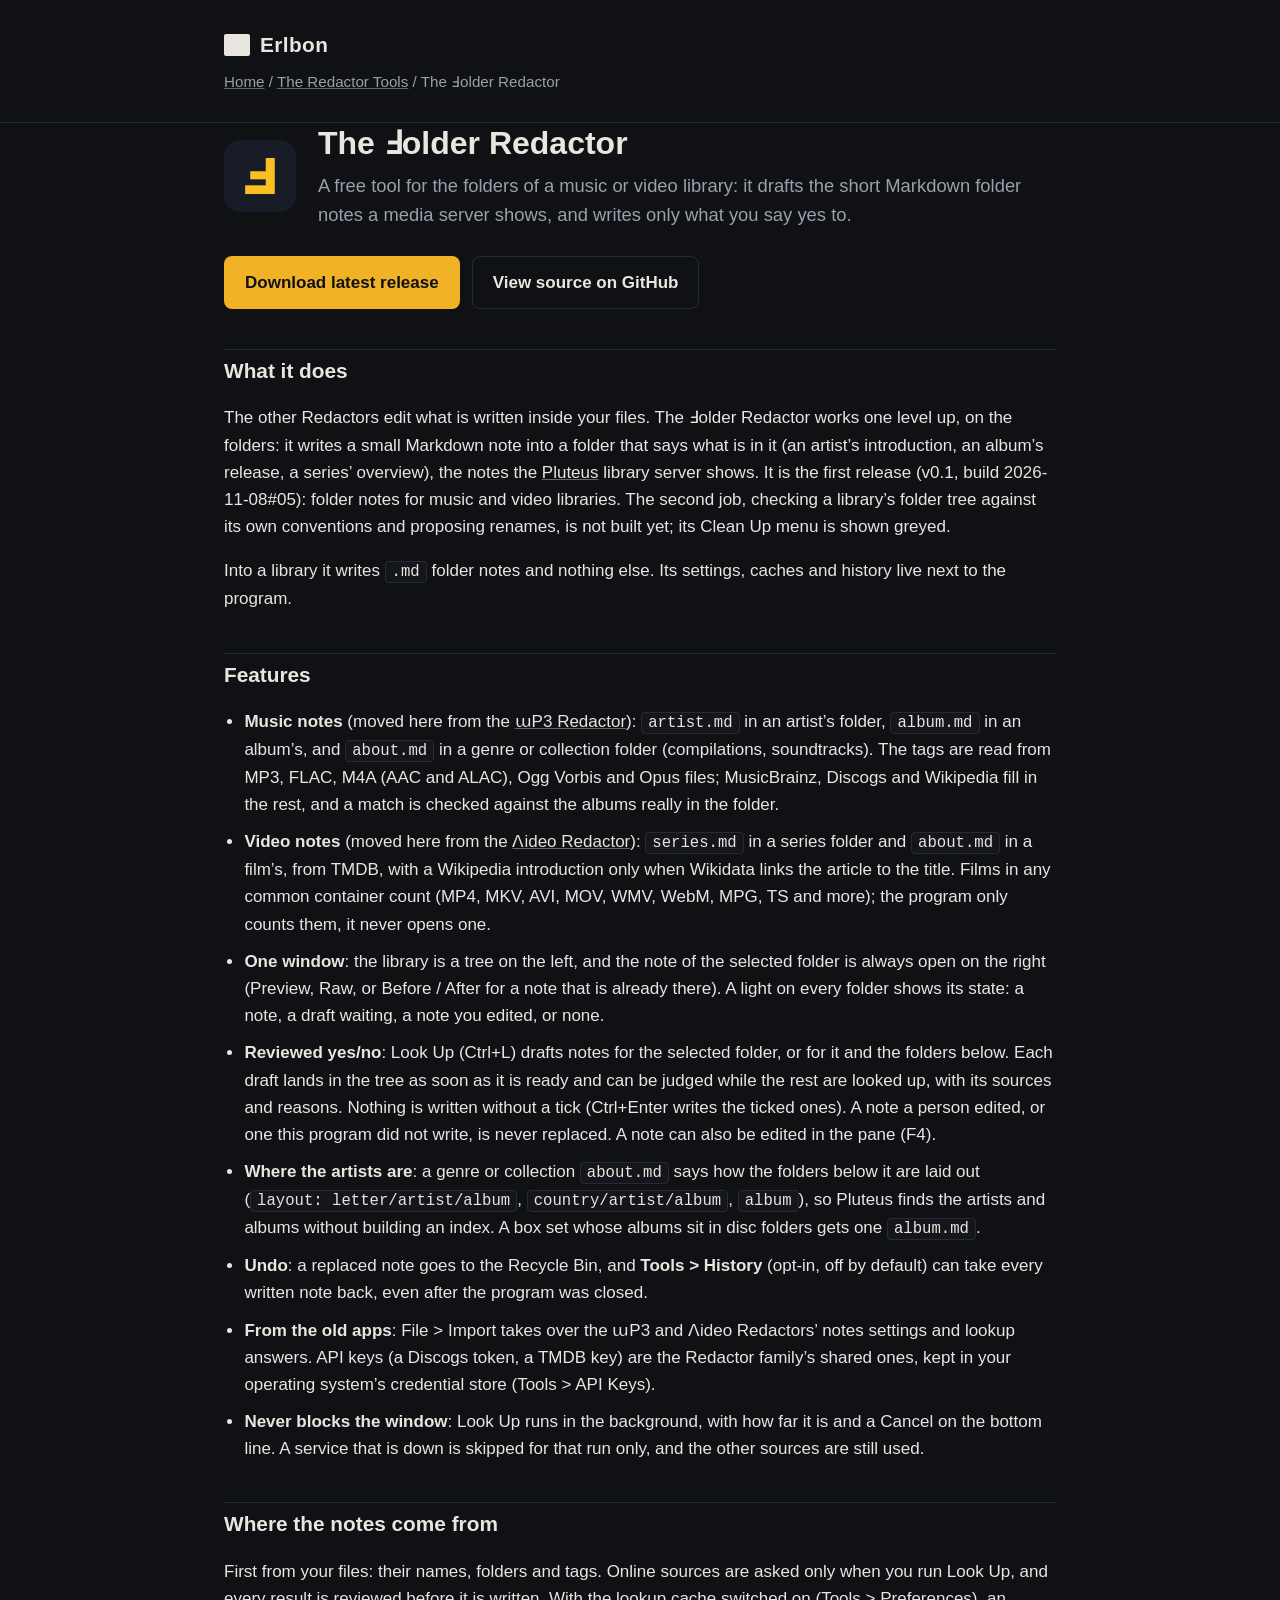
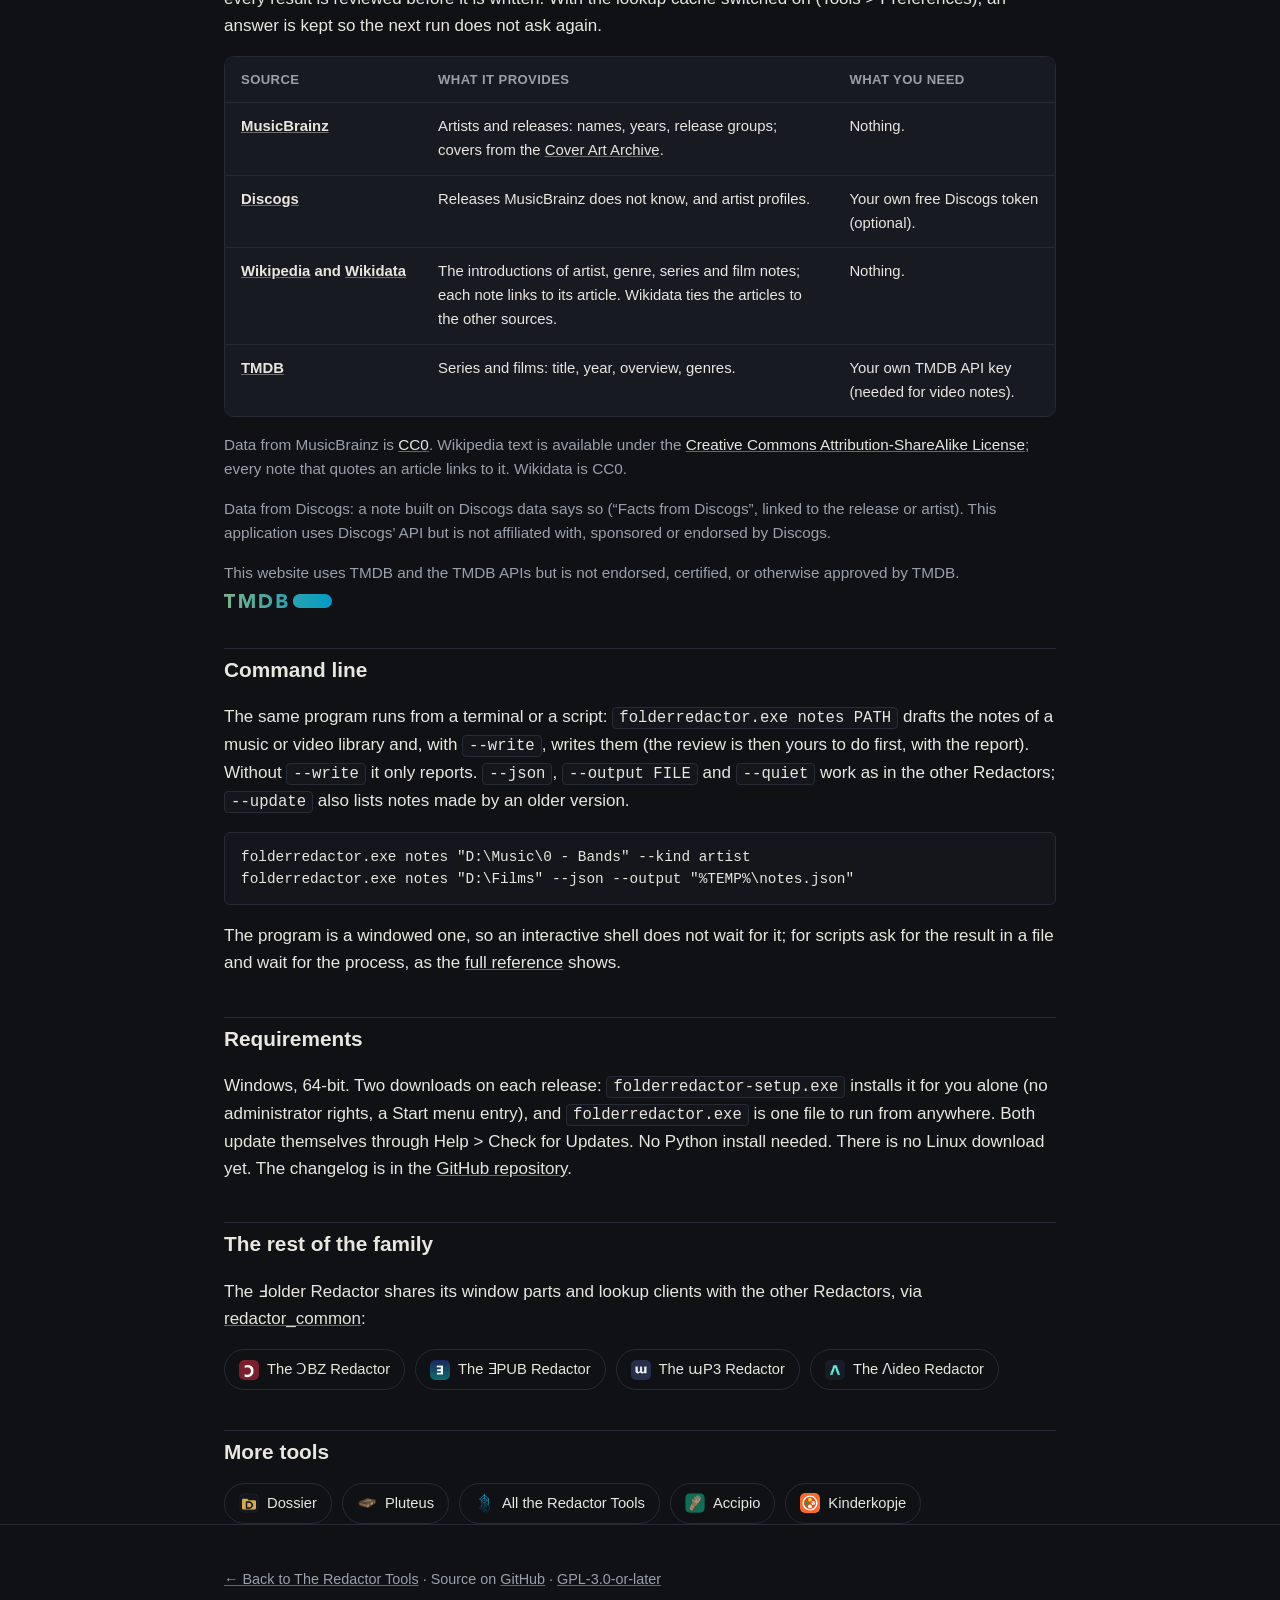
<file: folderredactor/index.html>
<!doctype html>
<html lang="en">
<head>
<meta charset="utf-8">
<meta name="viewport" content="width=device-width, initial-scale=1">
<title>Folder Redactor — Markdown Folder Notes for Music &amp; Video Libraries (Windows)</title>
<meta name="description" content="The Ⅎolder Redactor is a free Windows app that drafts Markdown folder notes (artist.md, album.md, series.md, about.md) for music and video libraries from MusicBrainz, Discogs, TMDB and Wikipedia, reviewed yes/no before anything is written.">
<link rel="canonical" href="https://erlbon.github.io/folderredactor/">
<link rel="icon" href="../assets/img/folderredactor.png" type="image/png">

<meta property="og:type" content="website">
<meta property="og:title" content="The Ⅎolder Redactor — Markdown Folder Notes for Media Libraries">
<meta property="og:description" content="Free Windows app that drafts the folder notes of a music or video library from MusicBrainz, Discogs, TMDB and Wikipedia, reviewed before anything is written.">
<meta property="og:url" content="https://erlbon.github.io/folderredactor/">
<meta property="og:image" content="https://erlbon.github.io/assets/img/folderredactor.png">
<meta name="twitter:card" content="summary">

<link rel="stylesheet" href="../assets/style.css">

<script type="application/ld+json">
{
  "@context": "https://schema.org",
  "@type": "SoftwareApplication",
  "name": "The Ⅎolder Redactor",
  "alternateName": "Folder Redactor",
  "description": "A Windows tool for the folders of a music or video library: it drafts the Markdown folder notes the Pluteus media server shows, from the files' own tags and from MusicBrainz, Discogs, TMDB and Wikipedia, and writes only what you say yes to.",
  "url": "https://erlbon.github.io/folderredactor/",
  "downloadUrl": "https://github.com/Erlbon/folderredactor/releases/latest",
  "operatingSystem": "Windows",
  "applicationCategory": "UtilitiesApplication",
  "softwareVersion": "2026-11-19#01",
  "license": "https://www.gnu.org/licenses/gpl-3.0.html",
  "featureList": [
    "Music folder notes: artist.md, album.md, and about.md for genres and collections",
    "Video folder notes: series.md for a series, about.md for a film",
    "Tags read from MP3, FLAC, M4A, Ogg Vorbis and Opus files",
    "Lookups on MusicBrainz, Discogs, TMDB and Wikipedia, checked against the albums really in the folder",
    "Every draft reviewed yes/no; a note a person edited is never replaced",
    "A layout line in genre and collection notes, so Pluteus finds the artists without scanning",
    "Undo from Tools > History (opt-in); replaced notes go to the Recycle Bin",
    "Command line: the notes command in the same program, for scripts",
    "Per-user installer and a portable exe, both updating themselves"
  ],
  "offers": { "@type": "Offer", "price": "0", "priceCurrency": "USD" },
  "author": { "@type": "Person", "name": "Erlbon", "url": "https://github.com/Erlbon" },
  "isPartOf": { "@type": "WebSite", "name": "Erlbon", "url": "https://erlbon.github.io/" }
}
</script>
</head>
<body data-app="folder">

<header class="site-header">
  <div class="wrap">
    <a class="wordmark" href="/"><span class="bar" aria-hidden="true"></span> Erlbon</a>
    <nav class="crumbs"><a href="/">Home</a> / <a href="/redactors/">The Redactor Tools</a> / The Ⅎolder Redactor</nav>
  </div>
</header>

<main class="wrap">
  <div class="hero">
    <img class="icon" src="../assets/img/folderredactor.png" alt="The Ⅎolder Redactor icon" width="72" height="72">
    <div>
      <h1>The Ⅎolder Redactor</h1>
      <p class="tagline" style="margin-bottom:0">A free tool for the folders of a music or video library: it drafts the short Markdown folder notes a media server shows, and writes only what you say yes to.</p>
    </div>
  </div>

  <div class="btn-row">
    <a class="btn primary" href="https://github.com/Erlbon/folderredactor/releases/latest">Download latest release</a>
    <a class="btn secondary" href="https://github.com/Erlbon/folderredactor">View source on GitHub</a>
  </div>

  <h2>What it does</h2>
  <p>The other Redactors edit what is written inside your files. The Ⅎolder Redactor works one level up, on the folders: it writes a small Markdown note into a folder that says what is in it (an artist&rsquo;s introduction, an album&rsquo;s release, a series&rsquo; overview), the notes the <a href="../pluteus/">Pluteus</a> library server shows. It is the first release (v0.1, build 2026-11-08#05): folder notes for music and video libraries. The second job, checking a library&rsquo;s folder tree against its own conventions and proposing renames, is not built yet; its Clean Up menu is shown greyed.</p>
  <p>Into a library it writes <code>.md</code> folder notes and nothing else. Its settings, caches and history live next to the program.</p>

  <h2>Features</h2>
  <ul class="feature-list">
    <li><strong>Music notes</strong> (moved here from the <a href="../mp3redactor/">ɯP3 Redactor</a>): <code>artist.md</code> in an artist&rsquo;s folder, <code>album.md</code> in an album&rsquo;s, and <code>about.md</code> in a genre or collection folder (compilations, soundtracks). The tags are read from MP3, FLAC, M4A (AAC and ALAC), Ogg Vorbis and Opus files; MusicBrainz, Discogs and Wikipedia fill in the rest, and a match is checked against the albums really in the folder.</li>
    <li><strong>Video notes</strong> (moved here from the <a href="../videoredactor/">Ʌideo Redactor</a>): <code>series.md</code> in a series folder and <code>about.md</code> in a film&rsquo;s, from TMDB, with a Wikipedia introduction only when Wikidata links the article to the title. Films in any common container count (MP4, MKV, AVI, MOV, WMV, WebM, MPG, TS and more); the program only counts them, it never opens one.</li>
    <li><strong>One window</strong>: the library is a tree on the left, and the note of the selected folder is always open on the right (Preview, Raw, or Before / After for a note that is already there). A light on every folder shows its state: a note, a draft waiting, a note you edited, or none.</li>
    <li><strong>Reviewed yes/no</strong>: Look Up (Ctrl+L) drafts notes for the selected folder, or for it and the folders below. Each draft lands in the tree as soon as it is ready and can be judged while the rest are looked up, with its sources and reasons. Nothing is written without a tick (Ctrl+Enter writes the ticked ones). A note a person edited, or one this program did not write, is never replaced. A note can also be edited in the pane (F4).</li>
    <li><strong>Where the artists are</strong>: a genre or collection <code>about.md</code> says how the folders below it are laid out (<code>layout: letter/artist/album</code>, <code>country/artist/album</code>, <code>album</code>), so Pluteus finds the artists and albums without building an index. A box set whose albums sit in disc folders gets one <code>album.md</code>.</li>
    <li><strong>Undo</strong>: a replaced note goes to the Recycle Bin, and <strong>Tools &gt; History</strong> (opt-in, off by default) can take every written note back, even after the program was closed.</li>
    <li><strong>From the old apps</strong>: File &gt; Import takes over the ɯP3 and Ʌideo Redactors&rsquo; notes settings and lookup answers. API keys (a Discogs token, a TMDB key) are the Redactor family&rsquo;s shared ones, kept in your operating system&rsquo;s credential store (Tools &gt; API Keys).</li>
    <li><strong>Never blocks the window</strong>: Look Up runs in the background, with how far it is and a Cancel on the bottom line. A service that is down is skipped for that run only, and the other sources are still used.</li>
  </ul>

  <h2 id="sources">Where the notes come from</h2>
  <p>First from your files: their names, folders and tags. Online sources are asked only when you run Look Up, and every result is reviewed before it is written. With the lookup cache switched on (Tools &gt; Preferences), an answer is kept so the next run does not ask again.</p>
  <div class="table-wrap">
    <table class="format-table">
      <thead>
        <tr><th>Source</th><th>What it provides</th><th>What you need</th></tr>
      </thead>
      <tbody>
        <tr>
          <th scope="row"><a href="https://musicbrainz.org/">MusicBrainz</a></th>
          <td>Artists and releases: names, years, release groups; covers from the <a href="https://coverartarchive.org/">Cover Art Archive</a>.</td>
          <td>Nothing.</td>
        </tr>
        <tr>
          <th scope="row"><a href="https://www.discogs.com/">Discogs</a></th>
          <td>Releases MusicBrainz does not know, and artist profiles.</td>
          <td>Your own free Discogs token (optional).</td>
        </tr>
        <tr>
          <th scope="row"><a href="https://www.wikipedia.org/">Wikipedia</a> and <a href="https://www.wikidata.org/">Wikidata</a></th>
          <td>The introductions of artist, genre, series and film notes; each note links to its article. Wikidata ties the articles to the other sources.</td>
          <td>Nothing.</td>
        </tr>
        <tr>
          <th scope="row"><a href="https://www.themoviedb.org/">TMDB</a></th>
          <td>Series and films: title, year, overview, genres.</td>
          <td>Your own TMDB API key (needed for video notes).</td>
        </tr>
      </tbody>
    </table>
  </div>
  <p class="note">Data from MusicBrainz is <a href="https://musicbrainz.org/doc/About/Data_License">CC0</a>. Wikipedia text is available under the <a href="https://creativecommons.org/licenses/by-sa/4.0/">Creative Commons Attribution-ShareAlike License</a>; every note that quotes an article links to it. Wikidata is CC0.</p>
  <p class="note">Data from Discogs: a note built on Discogs data says so (&ldquo;Facts from Discogs&rdquo;, linked to the release or artist). This application uses Discogs&rsquo; API but is not affiliated with, sponsored or endorsed by Discogs.</p>
  <p class="note">This website uses TMDB and the TMDB APIs but is not endorsed, certified, or otherwise approved by TMDB.<a href="https://www.themoviedb.org/"><img class="tmdb-logo" src="../assets/img/tmdb-blue-short.svg" alt="TMDB logo" width="137" height="18"></a></p>

  <h2 id="cli">Command line</h2>
  <p>The same program runs from a terminal or a script: <code>folderredactor.exe notes PATH</code> drafts the notes of a music or video library and, with <code>--write</code>, writes them (the review is then yours to do first, with the report). Without <code>--write</code> it only reports. <code>--json</code>, <code>--output FILE</code> and <code>--quiet</code> work as in the other Redactors; <code>--update</code> also lists notes made by an older version.</p>
  <pre class="cli-example"><code>folderredactor.exe notes "D:\Music\0 - Bands" --kind artist
folderredactor.exe notes "D:\Films" --json --output "%TEMP%\notes.json"</code></pre>
  <p>The program is a windowed one, so an interactive shell does not wait for it; for scripts ask for the result in a file and wait for the process, as the <a href="https://github.com/Erlbon/folderredactor/blob/main/ABOUT.md">full reference</a> shows.</p>

  <h2>Requirements</h2>
  <p>Windows, 64-bit. Two downloads on each release: <code>folderredactor-setup.exe</code> installs it for you alone (no administrator rights, a Start menu entry), and <code>folderredactor.exe</code> is one file to run from anywhere. Both update themselves through Help &gt; Check for Updates. No Python install needed. There is no Linux download yet. The changelog is in the <a href="https://github.com/Erlbon/folderredactor">GitHub repository</a>.</p>

  <h2>The rest of the family</h2>
  <p>The Ⅎolder Redactor shares its window parts and lookup clients with the other Redactors, via <a href="https://github.com/Erlbon/redactor_common">redactor_common</a>:</p>
  <div class="sibling-list">
    <a href="../cbzredactor/"><img src="../assets/img/cbzredactor.png" alt="">The ƆBZ Redactor</a>
    <a href="../epubredactor/"><img src="../assets/img/epubredactor.png" alt="">The ƎPUB Redactor</a>
    <a href="../mp3redactor/"><img src="../assets/img/mp3redactor.png" alt="">The ɯP3 Redactor</a>
    <a href="../videoredactor/"><img src="../assets/img/videoredactor.png" alt="">The Ʌideo Redactor</a>
  </div>

  <h2>More tools</h2>
  <div class="sibling-list">
    <a href="../dossier/"><img src="../assets/img/dossier.png" alt="">Dossier</a>
    <a href="../pluteus/"><img src="../assets/img/pluteus.png" alt="">Pluteus</a>
    <a href="../redactors/"><img src="../assets/img/hero-logo.png" alt="">All the Redactor Tools</a>
    <a href="../accipio/"><img src="../assets/img/accipio.png" alt="">Accipio</a>
    <a href="../kinderkopje/"><img src="../assets/img/kinderkopje.svg" alt="">Kinderkopje</a>
  </div>
</main>

<footer>
  <div class="wrap">
    <p><a href="/redactors/">← Back to The Redactor Tools</a> · Source on <a href="https://github.com/Erlbon/folderredactor">GitHub</a> · <a href="https://www.gnu.org/licenses/gpl-3.0.html">GPL-3.0-or-later</a></p>
  </div>
</footer>

</body>
</html>
</file>
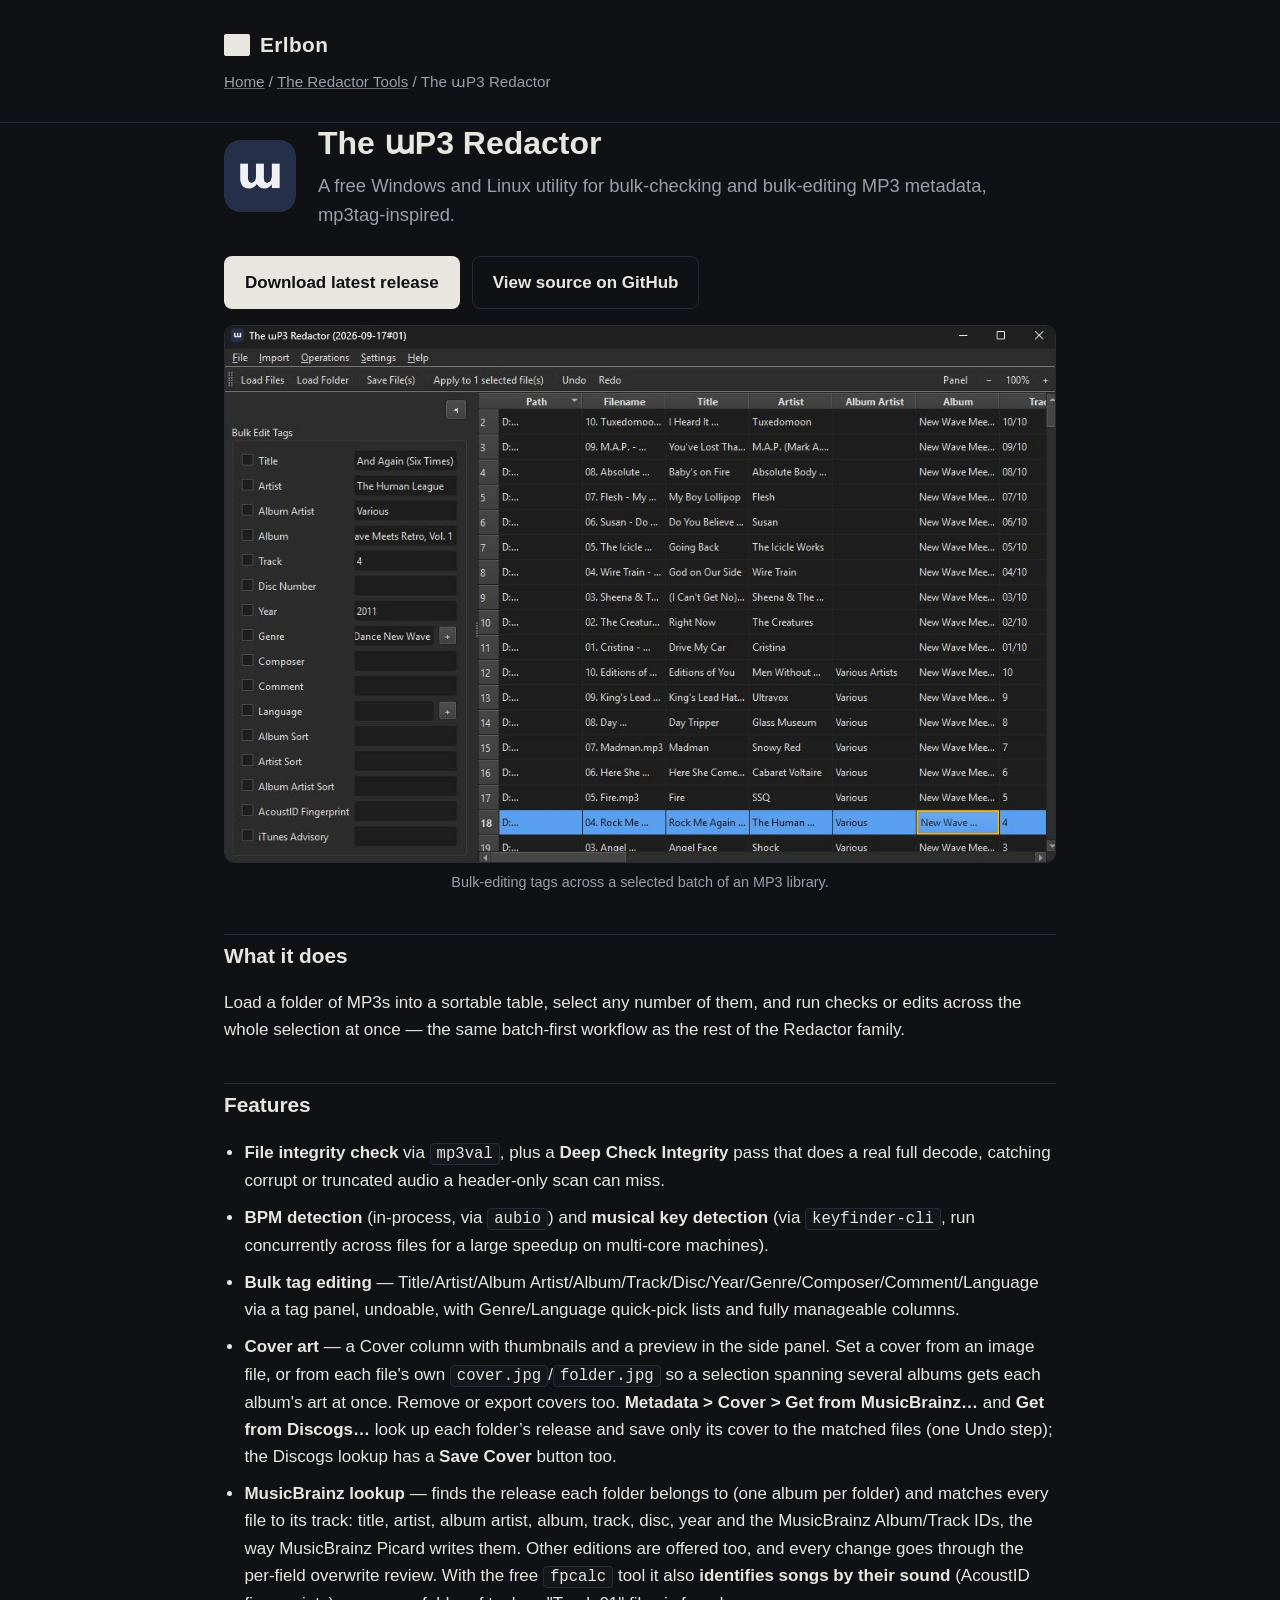
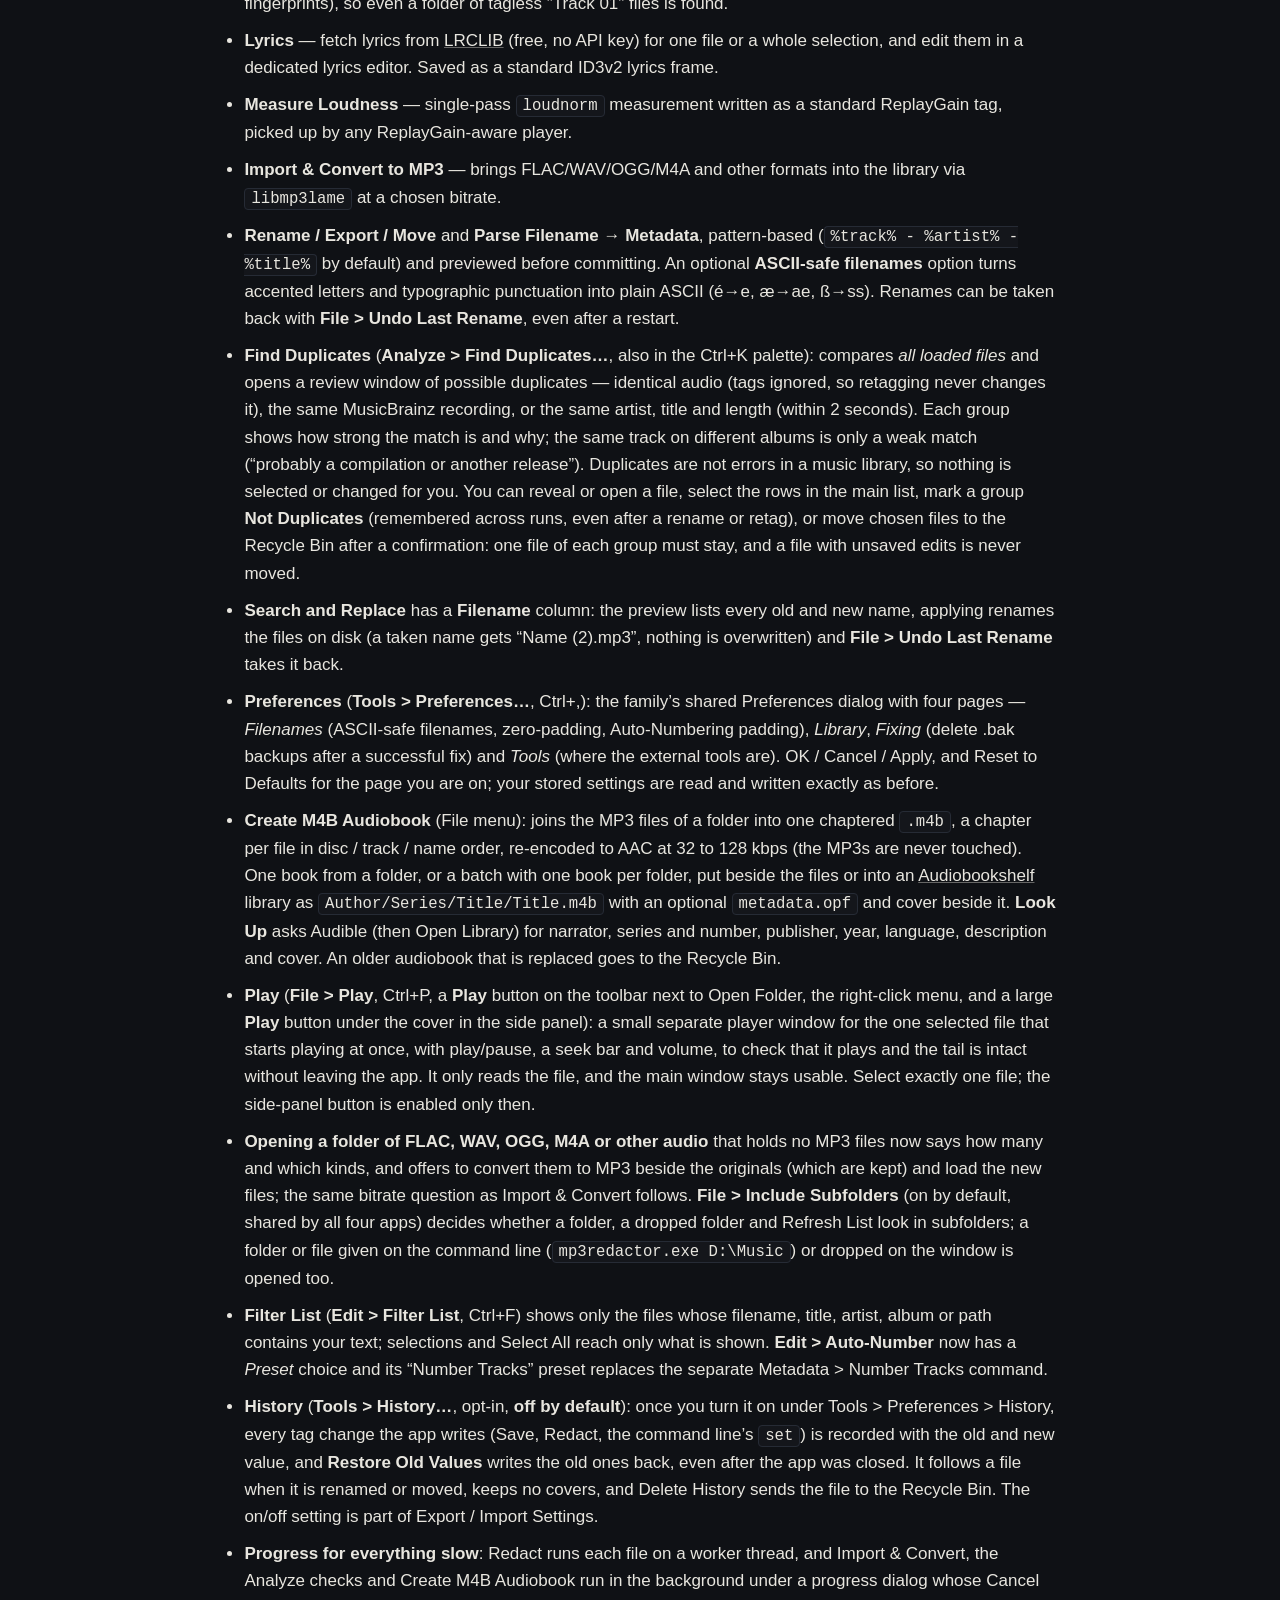
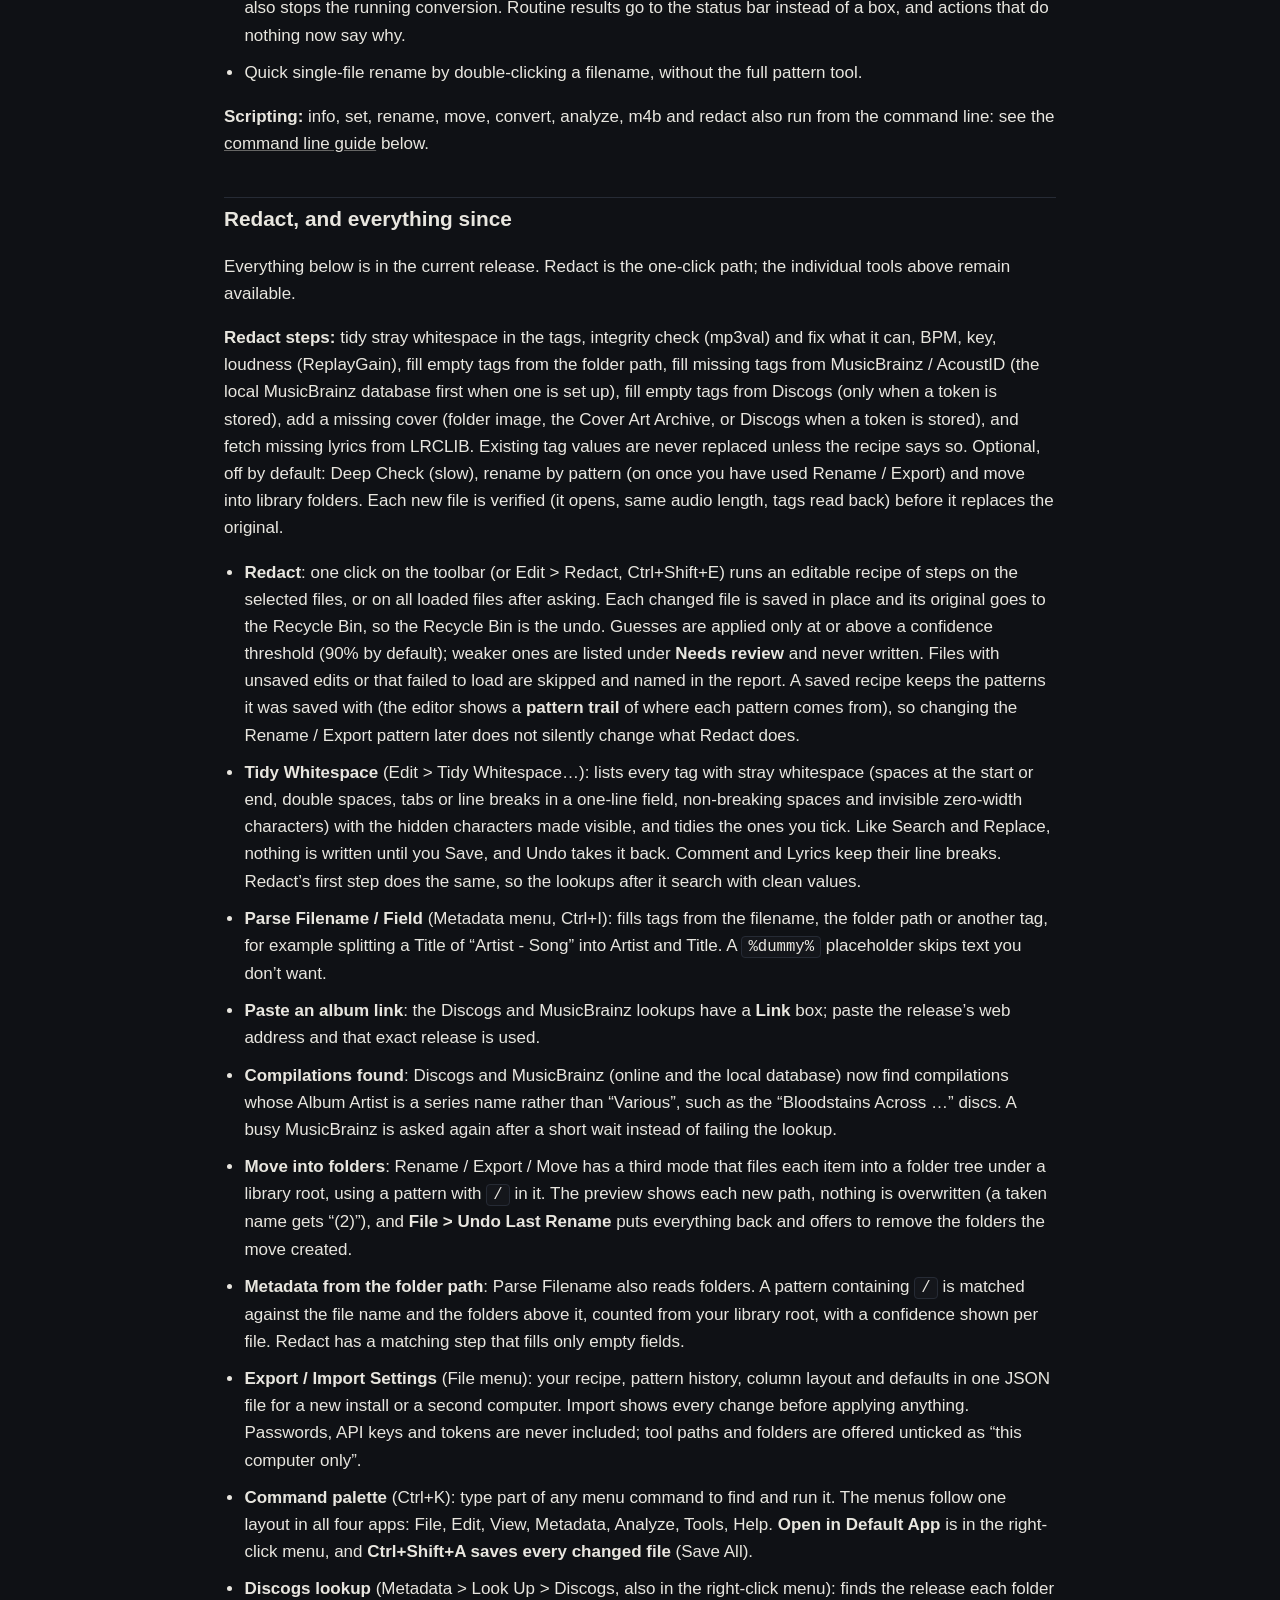
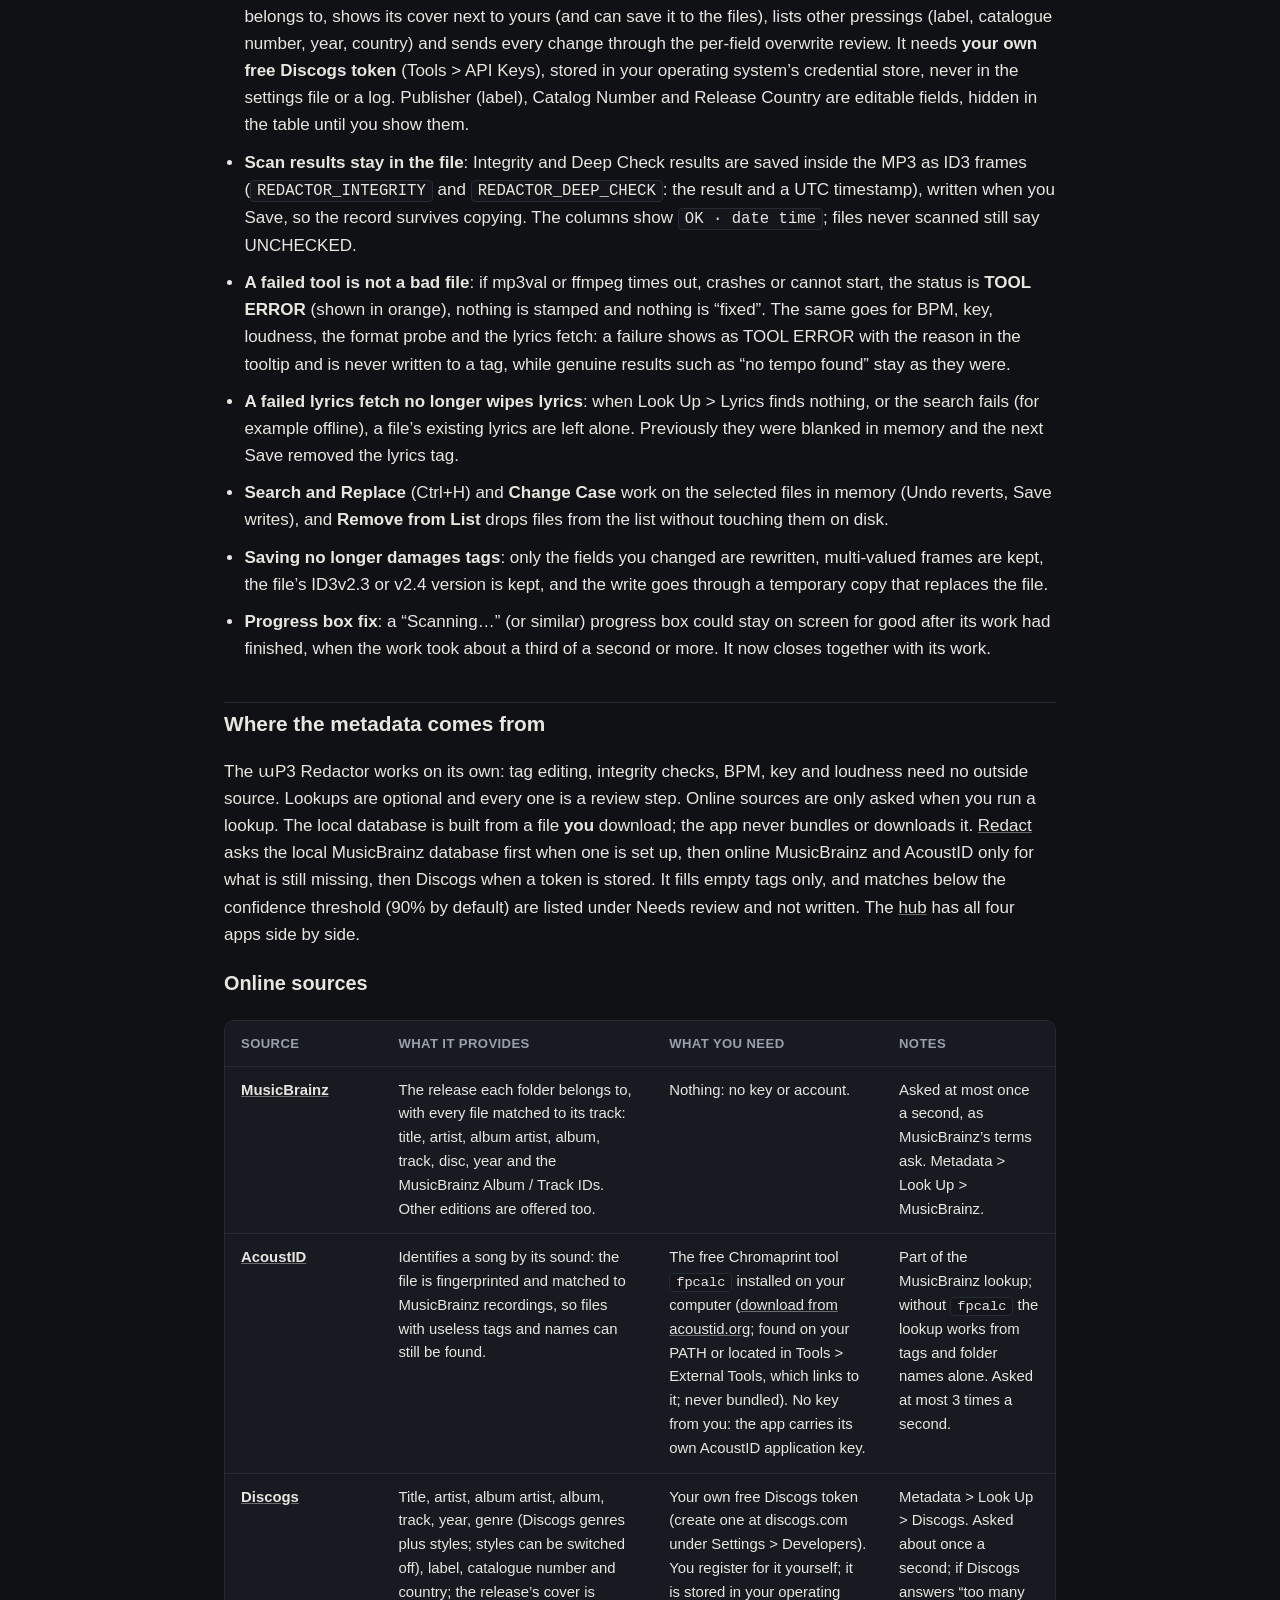
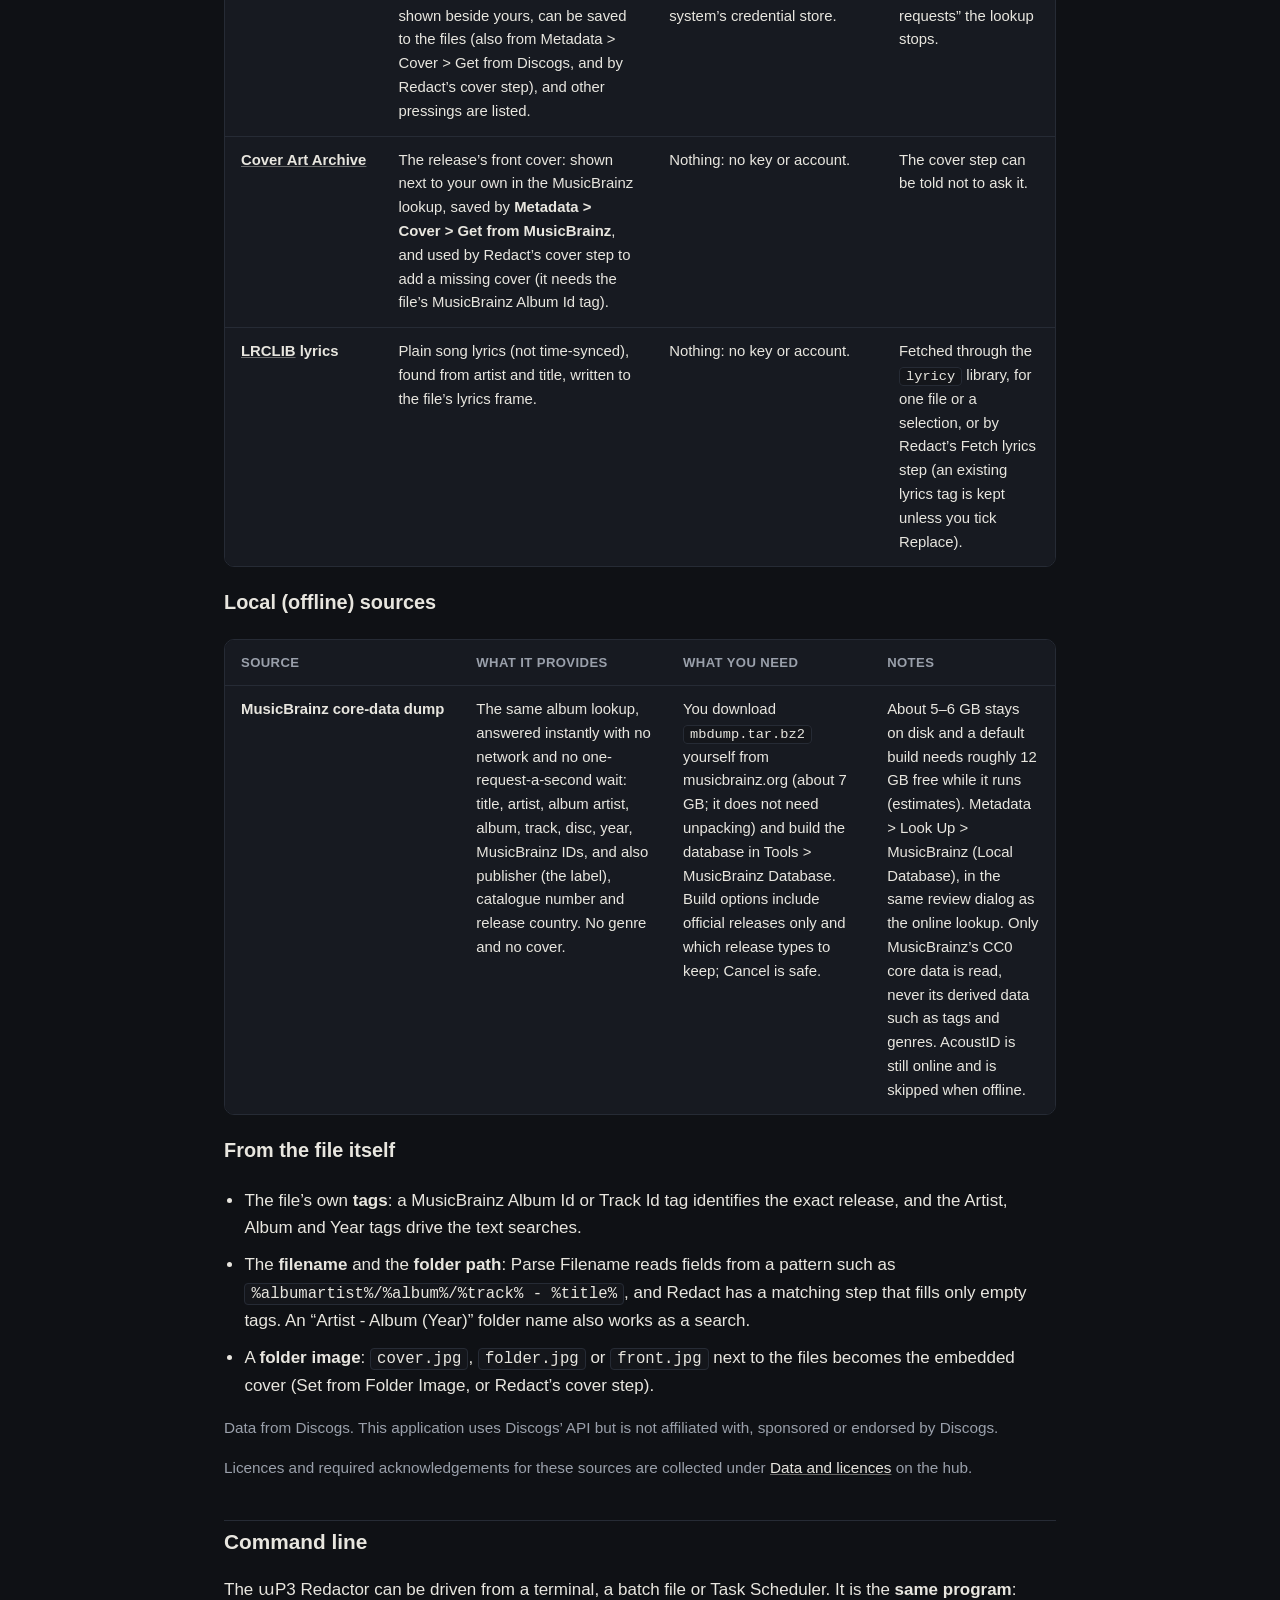
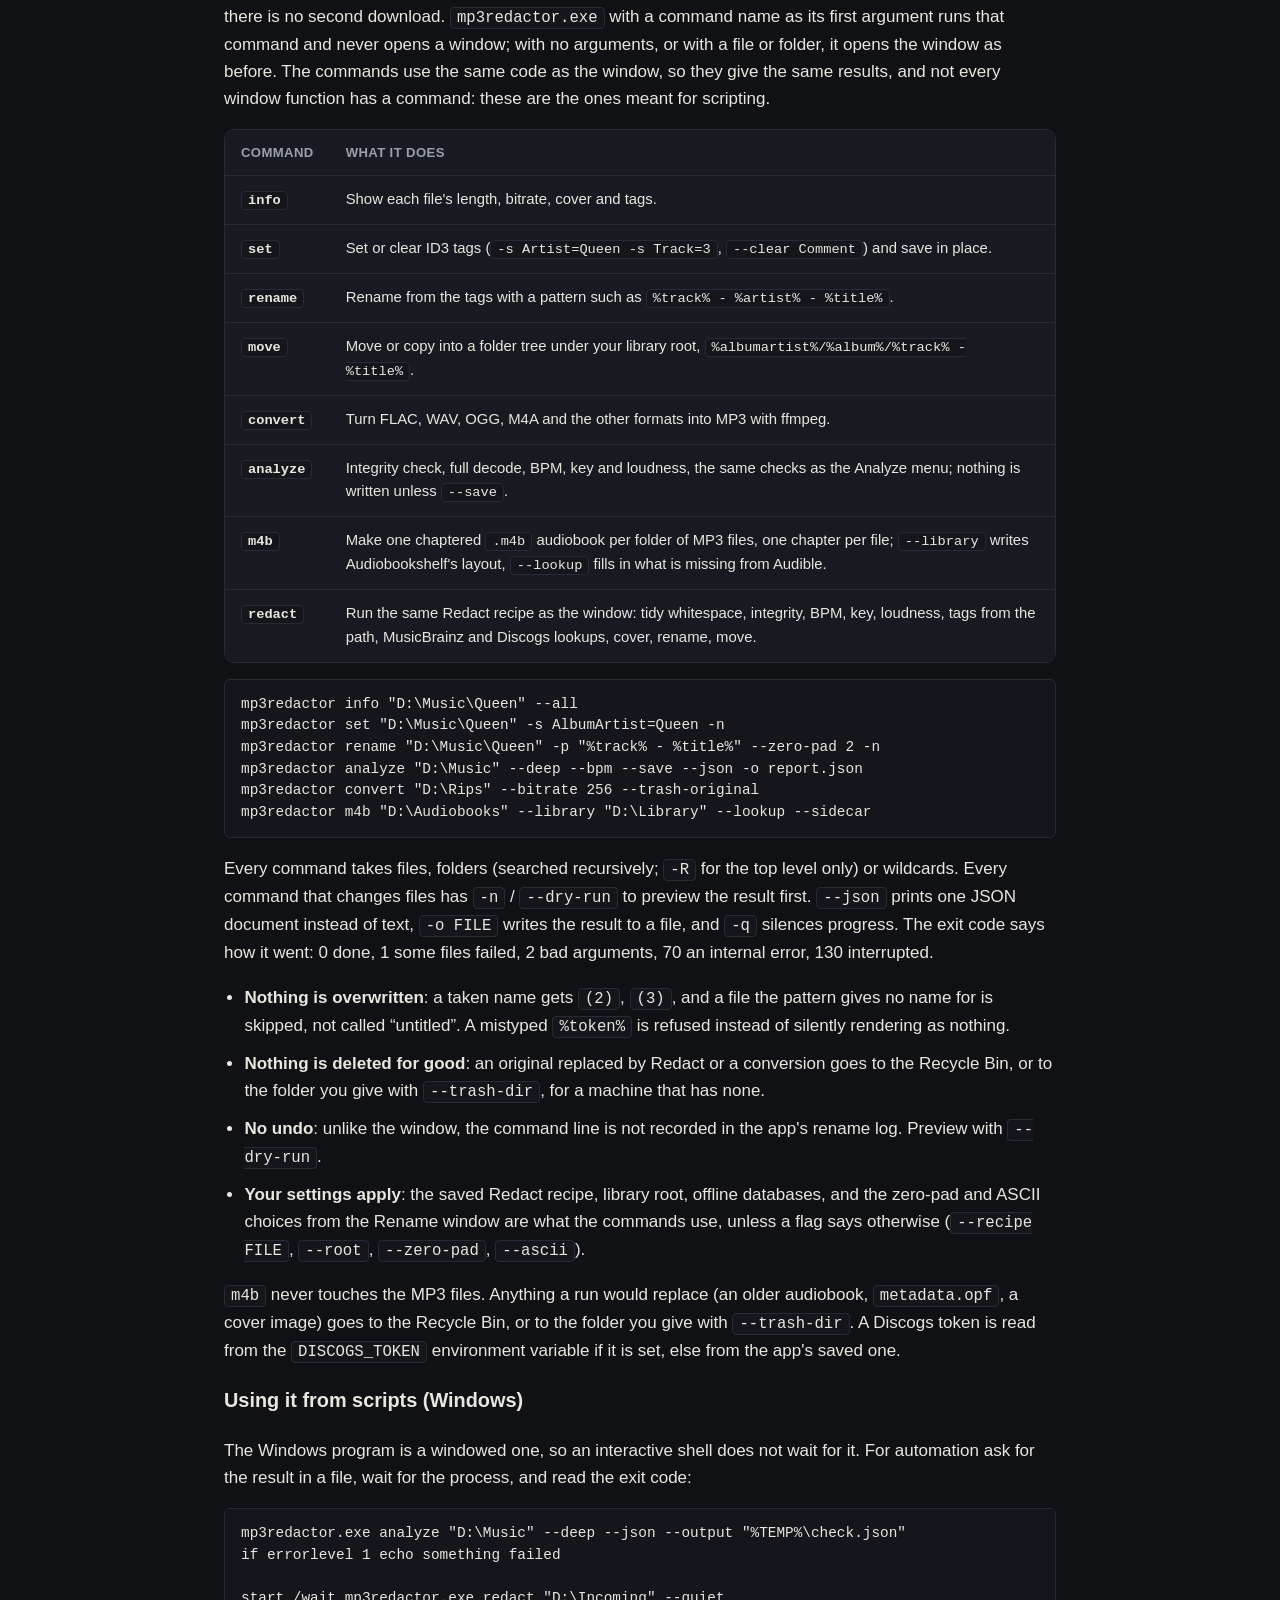
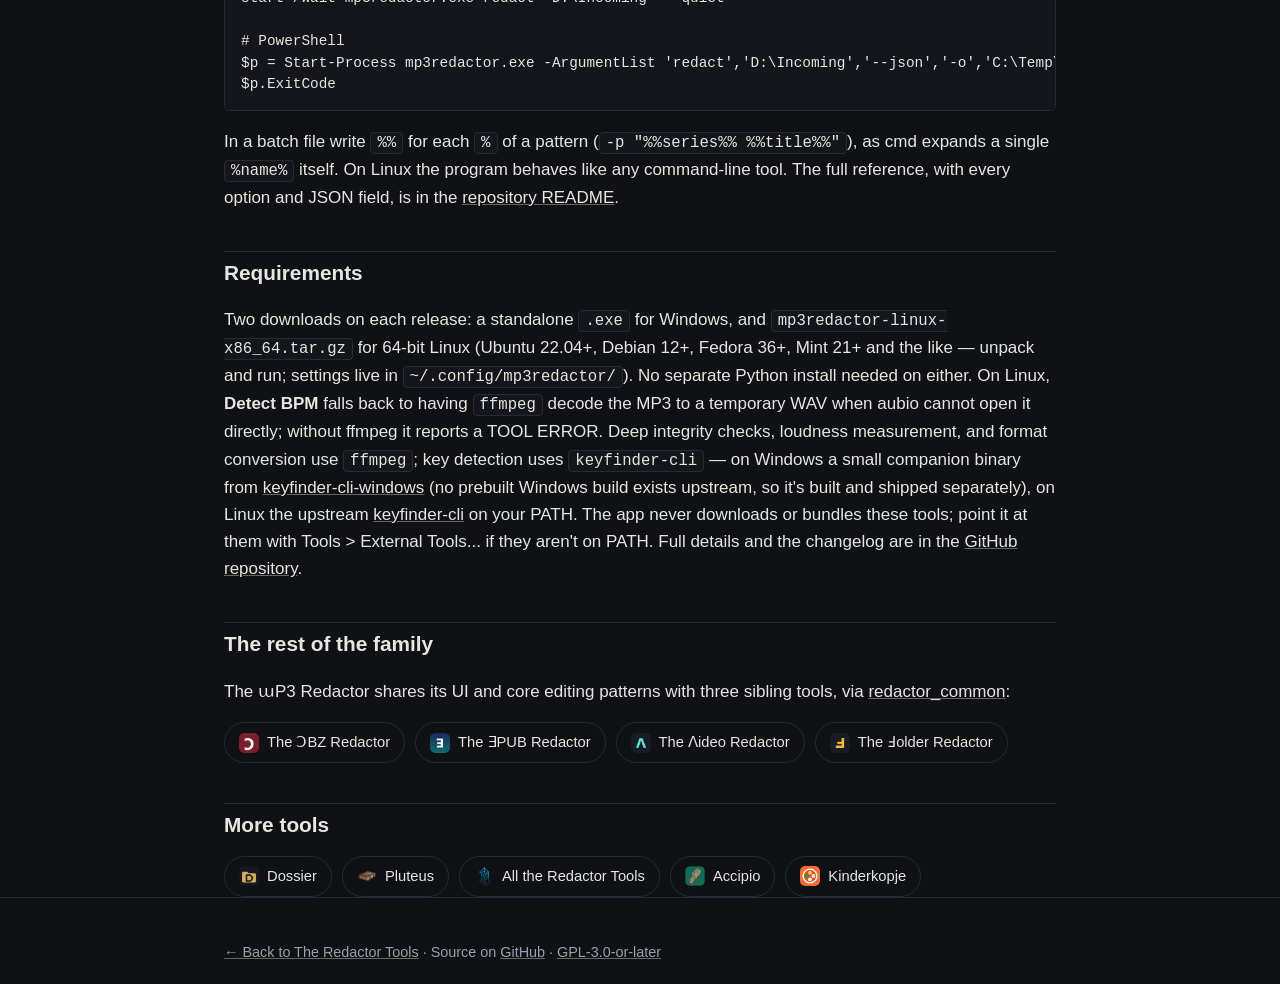
<file: mp3redactor/index.html>
<!doctype html>
<html lang="en">
<head>
<meta charset="utf-8">
<meta name="viewport" content="width=device-width, initial-scale=1">
<title>MP3 Redactor — Bulk MP3 Tag &amp; Integrity Checker for Windows &amp; Linux</title>
<meta name="description" content="The ɯP3 Redactor is a free Windows and Linux app for bulk MP3 tag editing, file integrity checks, BPM and key detection, and loudness measurement.">
<link rel="canonical" href="https://erlbon.github.io/mp3redactor/">
<link rel="icon" href="../assets/img/mp3redactor.png" type="image/png">

<meta property="og:type" content="website">
<meta property="og:title" content="The ɯP3 Redactor — Bulk MP3 Tag &amp; Integrity Checker">
<meta property="og:description" content="Free Windows and Linux app for bulk MP3 tag editing, integrity checks, BPM/key detection, and loudness measurement.">
<meta property="og:url" content="https://erlbon.github.io/mp3redactor/">
<meta property="og:image" content="https://erlbon.github.io/assets/img/screenshots/mp3redactor-1.jpg">
<meta name="twitter:card" content="summary_large_image">

<link rel="stylesheet" href="../assets/style.css">

<script type="application/ld+json">
{
  "@context": "https://schema.org",
  "@type": "SoftwareApplication",
  "name": "The ɯP3 Redactor",
  "alternateName": "MP3 Redactor",
  "description": "A Windows and Linux GUI utility for bulk-checking and bulk-editing MP3 metadata, with mp3tag-inspired UX: integrity checks, BPM and key detection, loudness measurement, and tag editing.",
  "url": "https://erlbon.github.io/mp3redactor/",
  "downloadUrl": "https://github.com/Erlbon/mp3redactor/releases/latest",
  "operatingSystem": "Windows, Linux",
  "applicationCategory": "UtilitiesApplication",
  "softwareVersion": "2026-11-26#01",
  "license": "https://www.gnu.org/licenses/gpl-3.0.html",
  "featureList": [
    "Make chaptered M4B audiobooks from MP3 files, with Audible lookup and Audiobookshelf layout",
    "Command line: the same program with a command name, for scripts and scheduled tasks (--json, --dry-run, exit codes)",
    "Integrity check (mp3val) and full-decode Deep Check",
    "BPM, musical key and loudness detection",
    "Bulk ID3 tag editing with cover art and lyrics",
    "MusicBrainz lookup and AcoustID identification by sound",
    "Discogs lookup (needs your own free Discogs token)",
    "Redact: check, fix and fill in a folder in one click",
    "Scan results stamped into the MP3 file",
    "Move into folders and tags from the folder path",
    "Search and Replace and Change Case",
    "Tidy Whitespace: find and remove stray spaces, tabs, line breaks and invisible characters in tags",
    "Parse Filename / Field: fill tags from the filename, the folder path or another tag",
    "Paste a Discogs or MusicBrainz album link into the lookups",
    "Export and Import Settings",
    "Find Duplicates (Analyze menu): identical audio, same MusicBrainz recording, same artist, title and length; review-only",
    "Preferences dialog (Tools > Preferences, Ctrl+,)",
    "Search and Replace can rename files",
    "BPM detection works on Linux through an ffmpeg decode fallback",
    "Discogs token in the operating system's credential store",
    "Online lookups: MusicBrainz, AcoustID fingerprints, Discogs (your own token), Cover Art Archive and LRCLIB lyrics",
    "Offline album lookup in a local MusicBrainz core-data database built from a dump you download (never bundled)",
    "File > Play: a player window that starts playing at once, with play/pause, seek and volume; also a toolbar Play button and a large Play button under the cover in the side panel",
    "Offer to convert a folder of FLAC, WAV, OGG, M4A and other audio to MP3 when it holds no MP3 files",
    "File > Include Subfolders, folder drops and a folder on the command line",
    "Filter List (Ctrl+F) and Auto-Number with a Number Tracks preset",
    "Opt-in History (off by default): tag changes recorded and undoable after the app was closed; included in Export / Import Settings",
    "Progress dialog with Cancel for conversions, checks and M4B builds; Redact keeps the window responsive on a slow file",
    "Windows and Linux downloads"
  ],
  "offers": { "@type": "Offer", "price": "0", "priceCurrency": "USD" },
  "author": { "@type": "Person", "name": "Erlbon", "url": "https://github.com/Erlbon" },
  "isPartOf": { "@type": "WebSite", "name": "Erlbon", "url": "https://erlbon.github.io/" }
}
</script>
</head>
<body data-app="mp3">

<header class="site-header">
  <div class="wrap">
    <a class="wordmark" href="/"><span class="bar" aria-hidden="true"></span> Erlbon</a>
    <nav class="crumbs"><a href="/">Home</a> / <a href="/redactors/">The Redactor Tools</a> / The ɯP3 Redactor</nav>
  </div>
</header>

<main class="wrap">
  <div class="hero">
    <img class="icon" src="../assets/img/mp3redactor.png" alt="The ɯP3 Redactor icon" width="72" height="72">
    <div>
      <h1>The ɯP3 Redactor</h1>
      <p class="tagline" style="margin-bottom:0">A free Windows and Linux utility for bulk-checking and bulk-editing MP3 metadata, mp3tag-inspired.</p>
    </div>
  </div>

  <div class="btn-row">
    <a class="btn primary" href="https://github.com/Erlbon/mp3redactor/releases/latest">Download latest release</a>
    <a class="btn secondary" href="https://github.com/Erlbon/mp3redactor">View source on GitHub</a>
  </div>

  <div class="screenshots">
    <figure>
      <img src="../assets/img/screenshots/mp3redactor-1.jpg" alt="The ɯP3 Redactor's main window: a bulk edit tags panel on the left with Title/Artist/Album Artist/Album/Genre fields, and a loaded MP3 library table on the right with Filename/Title/Artist/Album Artist/Album/Track columns." width="995" height="642" loading="lazy">
      <figcaption>Bulk-editing tags across a selected batch of an MP3 library.</figcaption>
    </figure>
  </div>

  <h2>What it does</h2>
  <p>Load a folder of MP3s into a sortable table, select any number of them, and run checks or edits across the whole selection at once — the same batch-first workflow as the rest of the Redactor family.</p>

  <h2>Features</h2>
  <ul class="feature-list">
    <li><strong>File integrity check</strong> via <code>mp3val</code>, plus a <strong>Deep Check Integrity</strong> pass that does a real full decode, catching corrupt or truncated audio a header-only scan can miss.</li>
    <li><strong>BPM detection</strong> (in-process, via <code>aubio</code>) and <strong>musical key detection</strong> (via <code>keyfinder-cli</code>, run concurrently across files for a large speedup on multi-core machines).</li>
    <li><strong>Bulk tag editing</strong> — Title/Artist/Album Artist/Album/Track/Disc/Year/Genre/Composer/Comment/Language via a tag panel, undoable, with Genre/Language quick-pick lists and fully manageable columns.</li>
    <li><strong>Cover art</strong> — a Cover column with thumbnails and a preview in the side panel. Set a cover from an image file, or from each file's own <code>cover.jpg</code>/<code>folder.jpg</code> so a selection spanning several albums gets each album's art at once. Remove or export covers too. <strong>Metadata &gt; Cover &gt; Get from MusicBrainz&hellip;</strong> and <strong>Get from Discogs&hellip;</strong> look up each folder&rsquo;s release and save only its cover to the matched files (one Undo step); the Discogs lookup has a <strong>Save Cover</strong> button too.</li>
    <li><strong>MusicBrainz lookup</strong> — finds the release each folder belongs to (one album per folder) and matches every file to its track: title, artist, album artist, album, track, disc, year and the MusicBrainz Album/Track IDs, the way MusicBrainz Picard writes them. Other editions are offered too, and every change goes through the per-field overwrite review. With the free <code>fpcalc</code> tool it also <strong>identifies songs by their sound</strong> (AcoustID fingerprints), so even a folder of tagless "Track 01" files is found.</li>
    <li><strong>Lyrics</strong> — fetch lyrics from <a href="https://lrclib.net">LRCLIB</a> (free, no API key) for one file or a whole selection, and edit them in a dedicated lyrics editor. Saved as a standard ID3v2 lyrics frame.</li>
    <li><strong>Measure Loudness</strong> — single-pass <code>loudnorm</code> measurement written as a standard ReplayGain tag, picked up by any ReplayGain-aware player.</li>
    <li><strong>Import &amp; Convert to MP3</strong> — brings FLAC/WAV/OGG/M4A and other formats into the library via <code>libmp3lame</code> at a chosen bitrate.</li>
    <li><strong>Rename / Export / Move</strong> and <strong>Parse Filename → Metadata</strong>, pattern-based (<code>%track% - %artist% - %title%</code> by default) and previewed before committing. An optional <strong>ASCII-safe filenames</strong> option turns accented letters and typographic punctuation into plain ASCII (é→e, æ→ae, ß→ss). Renames can be taken back with <strong>File &gt; Undo Last Rename</strong>, even after a restart.</li>
    <li><strong>Find Duplicates</strong> (<strong>Analyze &gt; Find Duplicates&hellip;</strong>, also in the Ctrl+K palette): compares <em>all loaded files</em> and opens a review window of possible duplicates &mdash; identical audio (tags ignored, so retagging never changes it), the same MusicBrainz recording, or the same artist, title and length (within 2 seconds). Each group shows how strong the match is and why; the same track on different albums is only a weak match (&ldquo;probably a compilation or another release&rdquo;). Duplicates are not errors in a music library, so nothing is selected or changed for you. You can reveal or open a file, select the rows in the main list, mark a group <strong>Not Duplicates</strong> (remembered across runs, even after a rename or retag), or move chosen files to the Recycle Bin after a confirmation: one file of each group must stay, and a file with unsaved edits is never moved.</li>
    <li><strong>Search and Replace</strong> has a <strong>Filename</strong> column: the preview lists every old and new name, applying renames the files on disk (a taken name gets &ldquo;Name (2).mp3&rdquo;, nothing is overwritten) and <strong>File &gt; Undo Last Rename</strong> takes it back.</li>
    <li><strong>Preferences</strong> (<strong>Tools &gt; Preferences&hellip;</strong>, Ctrl+,): the family&rsquo;s shared Preferences dialog with four pages &mdash; <em>Filenames</em> (ASCII-safe filenames, zero-padding, Auto-Numbering padding), <em>Library</em>, <em>Fixing</em> (delete .bak backups after a successful fix) and <em>Tools</em> (where the external tools are). OK / Cancel / Apply, and Reset to Defaults for the page you are on; your stored settings are read and written exactly as before.</li>
    <li><strong>Create M4B Audiobook</strong> (File menu): joins the MP3 files of a folder into one chaptered <code>.m4b</code>, a chapter per file in disc / track / name order, re-encoded to AAC at 32 to 128 kbps (the MP3s are never touched). One book from a folder, or a batch with one book per folder, put beside the files or into an <a href="https://www.audiobookshelf.org/">Audiobookshelf</a> library as <code>Author/Series/Title/Title.m4b</code> with an optional <code>metadata.opf</code> and cover beside it. <strong>Look Up</strong> asks Audible (then Open Library) for narrator, series and number, publisher, year, language, description and cover. An older audiobook that is replaced goes to the Recycle Bin.</li>
    <li><strong>Play</strong> (<strong>File &gt; Play</strong>, Ctrl+P, a <strong>Play</strong> button on the toolbar next to Open Folder, the right-click menu, and a large <strong>Play</strong> button under the cover in the side panel): a small separate player window for the one selected file that starts playing at once, with play/pause, a seek bar and volume, to check that it plays and the tail is intact without leaving the app. It only reads the file, and the main window stays usable. Select exactly one file; the side-panel button is enabled only then.</li>
    <li><strong>Opening a folder of FLAC, WAV, OGG, M4A or other audio</strong> that holds no MP3 files now says how many and which kinds, and offers to convert them to MP3 beside the originals (which are kept) and load the new files; the same bitrate question as Import &amp; Convert follows. <strong>File &gt; Include Subfolders</strong> (on by default, shared by all four apps) decides whether a folder, a dropped folder and Refresh List look in subfolders; a folder or file given on the command line (<code>mp3redactor.exe D:\Music</code>) or dropped on the window is opened too.</li>
    <li><strong>Filter List</strong> (<strong>Edit &gt; Filter List</strong>, Ctrl+F) shows only the files whose filename, title, artist, album or path contains your text; selections and Select All reach only what is shown. <strong>Edit &gt; Auto-Number</strong> now has a <em>Preset</em> choice and its &ldquo;Number Tracks&rdquo; preset replaces the separate Metadata &gt; Number Tracks command.</li>
    <li><strong>History</strong> (<strong>Tools &gt; History&hellip;</strong>, opt-in, <strong>off by default</strong>): once you turn it on under Tools &gt; Preferences &gt; History, every tag change the app writes (Save, Redact, the command line&rsquo;s <code>set</code>) is recorded with the old and new value, and <strong>Restore Old Values</strong> writes the old ones back, even after the app was closed. It follows a file when it is renamed or moved, keeps no covers, and Delete History sends the file to the Recycle Bin. The on/off setting is part of Export / Import Settings.</li>
    <li><strong>Progress for everything slow</strong>: Redact runs each file on a worker thread, and Import &amp; Convert, the Analyze checks and Create M4B Audiobook run in the background under a progress dialog whose Cancel also stops the running conversion. Routine results go to the status bar instead of a box, and actions that do nothing now say why.</li>
    <li>Quick single-file rename by double-clicking a filename, without the full pattern tool.</li>
  </ul>

  <p><strong>Scripting:</strong> info, set, rename, move, convert, analyze, m4b and redact also run from the command line: see the <a href="#cli">command line guide</a> below.</p>

  <h2 id="redact">Redact, and everything since</h2>
  <p>Everything below is in the current release. Redact is the one-click path; the individual tools above remain available.</p>
  <p><strong>Redact steps:</strong> tidy stray whitespace in the tags, integrity check (mp3val) and fix what it can, BPM, key, loudness (ReplayGain), fill empty tags from the folder path, fill missing tags from MusicBrainz / AcoustID (the local MusicBrainz database first when one is set up), fill empty tags from Discogs (only when a token is stored), add a missing cover (folder image, the Cover Art Archive, or Discogs when a token is stored), and fetch missing lyrics from LRCLIB. Existing tag values are never replaced unless the recipe says so. Optional, off by default: Deep Check (slow), rename by pattern (on once you have used Rename / Export) and move into library folders. Each new file is verified (it opens, same audio length, tags read back) before it replaces the original.</p>
  <ul class="feature-list">
    <li><strong>Redact</strong>: one click on the toolbar (or Edit &gt; Redact, Ctrl+Shift+E) runs an editable recipe of steps on the selected files, or on all loaded files after asking. Each changed file is saved in place and its original goes to the Recycle Bin, so the Recycle Bin is the undo. Guesses are applied only at or above a confidence threshold (90% by default); weaker ones are listed under <strong>Needs review</strong> and never written. Files with unsaved edits or that failed to load are skipped and named in the report. A saved recipe keeps the patterns it was saved with (the editor shows a <strong>pattern trail</strong> of where each pattern comes from), so changing the Rename / Export pattern later does not silently change what Redact does.</li>
    <li><strong>Tidy Whitespace</strong> (Edit &gt; Tidy Whitespace&hellip;): lists every tag with stray whitespace (spaces at the start or end, double spaces, tabs or line breaks in a one-line field, non-breaking spaces and invisible zero-width characters) with the hidden characters made visible, and tidies the ones you tick. Like Search and Replace, nothing is written until you Save, and Undo takes it back. Comment and Lyrics keep their line breaks. Redact&rsquo;s first step does the same, so the lookups after it search with clean values.</li>
    <li><strong>Parse Filename / Field</strong> (Metadata menu, Ctrl+I): fills tags from the filename, the folder path or another tag, for example splitting a Title of &ldquo;Artist - Song&rdquo; into Artist and Title. A <code>%dummy%</code> placeholder skips text you don&rsquo;t want.</li>
    <li><strong>Paste an album link</strong>: the Discogs and MusicBrainz lookups have a <strong>Link</strong> box; paste the release&rsquo;s web address and that exact release is used.</li>
    <li><strong>Compilations found</strong>: Discogs and MusicBrainz (online and the local database) now find compilations whose Album Artist is a series name rather than &ldquo;Various&rdquo;, such as the &ldquo;Bloodstains Across &hellip;&rdquo; discs. A busy MusicBrainz is asked again after a short wait instead of failing the lookup.</li>
    <li><strong>Move into folders</strong>: Rename / Export / Move has a third mode that files each item into a folder tree under a library root, using a pattern with <code>/</code> in it. The preview shows each new path, nothing is overwritten (a taken name gets &ldquo;(2)&rdquo;), and <strong>File &gt; Undo Last Rename</strong> puts everything back and offers to remove the folders the move created.</li>
    <li><strong>Metadata from the folder path</strong>: Parse Filename also reads folders. A pattern containing <code>/</code> is matched against the file name and the folders above it, counted from your library root, with a confidence shown per file. Redact has a matching step that fills only empty fields.</li>
    <li><strong>Export / Import Settings</strong> (File menu): your recipe, pattern history, column layout and defaults in one JSON file for a new install or a second computer. Import shows every change before applying anything. Passwords, API keys and tokens are never included; tool paths and folders are offered unticked as &ldquo;this computer only&rdquo;.</li>
    <li><strong>Command palette</strong> (Ctrl+K): type part of any menu command to find and run it. The menus follow one layout in all four apps: File, Edit, View, Metadata, Analyze, Tools, Help. <strong>Open in Default App</strong> is in the right-click menu, and <strong>Ctrl+Shift+A saves every changed file</strong> (Save All).</li>
    <li><strong>Discogs lookup</strong> (Metadata &gt; Look Up &gt; Discogs, also in the right-click menu): finds the release each folder belongs to, shows its cover next to yours (and can save it to the files), lists other pressings (label, catalogue number, year, country) and sends every change through the per-field overwrite review. It needs <strong>your own free Discogs token</strong> (Tools &gt; API Keys), stored in your operating system&rsquo;s credential store, never in the settings file or a log. Publisher (label), Catalog Number and Release Country are editable fields, hidden in the table until you show them.</li>
    <li><strong>Scan results stay in the file</strong>: Integrity and Deep Check results are saved inside the MP3 as ID3 frames (<code>REDACTOR_INTEGRITY</code> and <code>REDACTOR_DEEP_CHECK</code>: the result and a UTC timestamp), written when you Save, so the record survives copying. The columns show <code>OK &middot; date time</code>; files never scanned still say UNCHECKED.</li>
    <li><strong>A failed tool is not a bad file</strong>: if mp3val or ffmpeg times out, crashes or cannot start, the status is <strong>TOOL ERROR</strong> (shown in orange), nothing is stamped and nothing is &ldquo;fixed&rdquo;. The same goes for BPM, key, loudness, the format probe and the lyrics fetch: a failure shows as TOOL ERROR with the reason in the tooltip and is never written to a tag, while genuine results such as &ldquo;no tempo found&rdquo; stay as they were.</li>
    <li><strong>A failed lyrics fetch no longer wipes lyrics</strong>: when Look Up &gt; Lyrics finds nothing, or the search fails (for example offline), a file&rsquo;s existing lyrics are left alone. Previously they were blanked in memory and the next Save removed the lyrics tag.</li>
    <li><strong>Search and Replace</strong> (Ctrl+H) and <strong>Change Case</strong> work on the selected files in memory (Undo reverts, Save writes), and <strong>Remove from List</strong> drops files from the list without touching them on disk.</li>
    <li><strong>Saving no longer damages tags</strong>: only the fields you changed are rewritten, multi-valued frames are kept, the file&rsquo;s ID3v2.3 or v2.4 version is kept, and the write goes through a temporary copy that replaces the file.</li>
    <li><strong>Progress box fix</strong>: a &ldquo;Scanning&hellip;&rdquo; (or similar) progress box could stay on screen for good after its work had finished, when the work took about a third of a second or more. It now closes together with its work.</li>
  </ul>

  <h2 id="sources">Where the metadata comes from</h2>
  <p>The ɯP3 Redactor works on its own: tag editing, integrity checks, BPM, key and loudness need no outside source. Lookups are optional and every one is a review step. Online sources are only asked when you run a lookup. The local database is built from a file <strong>you</strong> download; the app never bundles or downloads it. <a href="#redact">Redact</a> asks the local MusicBrainz database first when one is set up, then online MusicBrainz and AcoustID only for what is still missing, then Discogs when a token is stored. It fills empty tags only, and matches below the confidence threshold (90% by default) are listed under Needs review and not written. The <a href="../redactors/#sources">hub</a> has all four apps side by side.</p>

  <h3>Online sources</h3>
  <div class="table-wrap">
    <table class="format-table">
      <thead>
        <tr><th>Source</th><th>What it provides</th><th>What you need</th><th>Notes</th></tr>
      </thead>
      <tbody>
        <tr>
          <th scope="row"><a href="https://musicbrainz.org/">MusicBrainz</a></th>
          <td>The release each folder belongs to, with every file matched to its track: title, artist, album artist, album, track, disc, year and the MusicBrainz Album / Track IDs. Other editions are offered too.</td>
          <td>Nothing: no key or account.</td>
          <td>Asked at most once a second, as MusicBrainz&rsquo;s terms ask. Metadata &gt; Look Up &gt; MusicBrainz.</td>
        </tr>
        <tr>
          <th scope="row"><a href="https://acoustid.org/">AcoustID</a></th>
          <td>Identifies a song by its sound: the file is fingerprinted and matched to MusicBrainz recordings, so files with useless tags and names can still be found.</td>
          <td>The free Chromaprint tool <code>fpcalc</code> installed on your computer (<a href="https://acoustid.org/chromaprint">download from acoustid.org</a>; found on your PATH or located in Tools &gt; External Tools, which links to it; never bundled). No key from you: the app carries its own AcoustID application key.</td>
          <td>Part of the MusicBrainz lookup; without <code>fpcalc</code> the lookup works from tags and folder names alone. Asked at most 3 times a second.</td>
        </tr>
        <tr>
          <th scope="row"><a href="https://discogs.com/">Discogs</a></th>
          <td>Title, artist, album artist, album, track, year, genre (Discogs genres plus styles; styles can be switched off), label, catalogue number and country; the release&rsquo;s cover is shown beside yours, can be saved to the files (also from Metadata &gt; Cover &gt; Get from Discogs, and by Redact&rsquo;s cover step), and other pressings are listed.</td>
          <td>Your own free Discogs token (create one at discogs.com under Settings &gt; Developers). You register for it yourself; it is stored in your operating system&rsquo;s credential store.</td>
          <td>Metadata &gt; Look Up &gt; Discogs. Asked about once a second; if Discogs answers &ldquo;too many requests&rdquo; the lookup stops.</td>
        </tr>
        <tr>
          <th scope="row"><a href="https://coverartarchive.org/">Cover Art Archive</a></th>
          <td>The release&rsquo;s front cover: shown next to your own in the MusicBrainz lookup, saved by <strong>Metadata &gt; Cover &gt; Get from MusicBrainz</strong>, and used by Redact&rsquo;s cover step to add a missing cover (it needs the file&rsquo;s MusicBrainz Album Id tag).</td>
          <td>Nothing: no key or account.</td>
          <td>The cover step can be told not to ask it.</td>
        </tr>
        <tr>
          <th scope="row"><a href="https://lrclib.net">LRCLIB</a> lyrics</th>
          <td>Plain song lyrics (not time-synced), found from artist and title, written to the file&rsquo;s lyrics frame.</td>
          <td>Nothing: no key or account.</td>
          <td>Fetched through the <code>lyricy</code> library, for one file or a selection, or by Redact&rsquo;s Fetch lyrics step (an existing lyrics tag is kept unless you tick Replace).</td>
        </tr>
      </tbody>
    </table>
  </div>

  <h3>Local (offline) sources</h3>
  <div class="table-wrap">
    <table class="format-table">
      <thead>
        <tr><th>Source</th><th>What it provides</th><th>What you need</th><th>Notes</th></tr>
      </thead>
      <tbody>
        <tr>
          <th scope="row">MusicBrainz core-data dump</th>
          <td>The same album lookup, answered instantly with no network and no one-request-a-second wait: title, artist, album artist, album, track, disc, year, MusicBrainz IDs, and also publisher (the label), catalogue number and release country. No genre and no cover.</td>
          <td>You download <code>mbdump.tar.bz2</code> yourself from musicbrainz.org (about 7 GB; it does not need unpacking) and build the database in Tools &gt; MusicBrainz Database. Build options include official releases only and which release types to keep; Cancel is safe.</td>
          <td>About 5&ndash;6 GB stays on disk and a default build needs roughly 12 GB free while it runs (estimates). Metadata &gt; Look Up &gt; MusicBrainz (Local Database), in the same review dialog as the online lookup. Only MusicBrainz&rsquo;s CC0 core data is read, never its derived data such as tags and genres. AcoustID is still online and is skipped when offline.</td>
        </tr>
      </tbody>
    </table>
  </div>

  <h3>From the file itself</h3>
  <ul class="feature-list">
    <li>The file&rsquo;s own <strong>tags</strong>: a MusicBrainz Album Id or Track Id tag identifies the exact release, and the Artist, Album and Year tags drive the text searches.</li>
    <li>The <strong>filename</strong> and the <strong>folder path</strong>: Parse Filename reads fields from a pattern such as <code>%albumartist%/%album%/%track% - %title%</code>, and Redact has a matching step that fills only empty tags. An &ldquo;Artist - Album (Year)&rdquo; folder name also works as a search.</li>
    <li>A <strong>folder image</strong>: <code>cover.jpg</code>, <code>folder.jpg</code> or <code>front.jpg</code> next to the files becomes the embedded cover (Set from Folder Image, or Redact&rsquo;s cover step).</li>
  </ul>
  <p class="note">Data from Discogs. This application uses Discogs&rsquo; API but is not affiliated with, sponsored or endorsed by Discogs.</p>
  <p class="note">Licences and required acknowledgements for these sources are collected under <a href="../redactors/#data-licences">Data and licences</a> on the hub.</p>

  <h2 id="cli">Command line</h2>
  <p>The ɯP3 Redactor can be driven from a terminal, a batch file or Task Scheduler. It is the <strong>same program</strong>: there is no second download. <code>mp3redactor.exe</code> with a command name as its first argument runs that command and never opens a window; with no arguments, or with a file or folder, it opens the window as before. The commands use the same code as the window, so they give the same results, and not every window function has a command: these are the ones meant for scripting.</p>
  <div class="table-wrap">
    <table class="format-table">
      <thead>
        <tr><th>Command</th><th>What it does</th></tr>
      </thead>
      <tbody>
        <tr><th scope="row"><code>info</code></th><td>Show each file's length, bitrate, cover and tags.</td></tr>
        <tr><th scope="row"><code>set</code></th><td>Set or clear ID3 tags (<code>-s Artist=Queen -s Track=3</code>, <code>--clear Comment</code>) and save in place.</td></tr>
        <tr><th scope="row"><code>rename</code></th><td>Rename from the tags with a pattern such as <code>%track% - %artist% - %title%</code>.</td></tr>
        <tr><th scope="row"><code>move</code></th><td>Move or copy into a folder tree under your library root, <code>%albumartist%/%album%/%track% - %title%</code>.</td></tr>
        <tr><th scope="row"><code>convert</code></th><td>Turn FLAC, WAV, OGG, M4A and the other formats into MP3 with ffmpeg.</td></tr>
        <tr><th scope="row"><code>analyze</code></th><td>Integrity check, full decode, BPM, key and loudness, the same checks as the Analyze menu; nothing is written unless <code>--save</code>.</td></tr>
        <tr><th scope="row"><code>m4b</code></th><td>Make one chaptered <code>.m4b</code> audiobook per folder of MP3 files, one chapter per file; <code>--library</code> writes Audiobookshelf's layout, <code>--lookup</code> fills in what is missing from Audible.</td></tr>
        <tr><th scope="row"><code>redact</code></th><td>Run the same Redact recipe as the window: tidy whitespace, integrity, BPM, key, loudness, tags from the path, MusicBrainz and Discogs lookups, cover, rename, move.</td></tr>
      </tbody>
    </table>
  </div>
  <pre class="cli-example"><code>mp3redactor info "D:\Music\Queen" --all
mp3redactor set "D:\Music\Queen" -s AlbumArtist=Queen -n
mp3redactor rename "D:\Music\Queen" -p "%track% - %title%" --zero-pad 2 -n
mp3redactor analyze "D:\Music" --deep --bpm --save --json -o report.json
mp3redactor convert "D:\Rips" --bitrate 256 --trash-original
mp3redactor m4b "D:\Audiobooks" --library "D:\Library" --lookup --sidecar</code></pre>
  <p>Every command takes files, folders (searched recursively; <code>-R</code> for the top level only) or wildcards. Every command that changes files has <code>-n</code> / <code>--dry-run</code> to preview the result first. <code>--json</code> prints one JSON document instead of text, <code>-o FILE</code> writes the result to a file, and <code>-q</code> silences progress. The exit code says how it went: 0 done, 1 some files failed, 2 bad arguments, 70 an internal error, 130 interrupted.</p>
  <ul class="feature-list">
    <li><strong>Nothing is overwritten</strong>: a taken name gets <code>(2)</code>, <code>(3)</code>, and a file the pattern gives no name for is skipped, not called &ldquo;untitled&rdquo;. A mistyped <code>%token%</code> is refused instead of silently rendering as nothing.</li>
    <li><strong>Nothing is deleted for good</strong>: an original replaced by Redact or a conversion goes to the Recycle Bin, or to the folder you give with <code>--trash-dir</code>, for a machine that has none.</li>
    <li><strong>No undo</strong>: unlike the window, the command line is not recorded in the app's rename log. Preview with <code>--dry-run</code>.</li>
    <li><strong>Your settings apply</strong>: the saved Redact recipe, library root, offline databases, and the zero-pad and ASCII choices from the Rename window are what the commands use, unless a flag says otherwise (<code>--recipe FILE</code>, <code>--root</code>, <code>--zero-pad</code>, <code>--ascii</code>).</li>
  </ul>
  <p><code>m4b</code> never touches the MP3 files. Anything a run would replace (an older audiobook, <code>metadata.opf</code>, a cover image) goes to the Recycle Bin, or to the folder you give with <code>--trash-dir</code>. A Discogs token is read from the <code>DISCOGS_TOKEN</code> environment variable if it is set, else from the app's saved one.</p>
  <h3>Using it from scripts (Windows)</h3>
  <p>The Windows program is a windowed one, so an interactive shell does not wait for it. For automation ask for the result in a file, wait for the process, and read the exit code:</p>
  <pre class="cli-example"><code>mp3redactor.exe analyze "D:\Music" --deep --json --output "%TEMP%\check.json"
if errorlevel 1 echo something failed

start /wait mp3redactor.exe redact "D:\Incoming" --quiet

# PowerShell
$p = Start-Process mp3redactor.exe -ArgumentList 'redact','D:\Incoming','--json','-o','C:\Temp\redact.json' -Wait -PassThru
$p.ExitCode</code></pre>
  <p>In a batch file write <code>%%</code> for each <code>%</code> of a pattern (<code>-p "%%series%% %%title%%"</code>), as cmd expands a single <code>%name%</code> itself. On Linux the program behaves like any command-line tool. The full reference, with every option and JSON field, is in the <a href="https://github.com/Erlbon/mp3redactor#command-line">repository README</a>.</p>

  <h2>Requirements</h2>
  <p>Two downloads on each release: a standalone <code>.exe</code> for Windows, and <code>mp3redactor-linux-x86_64.tar.gz</code> for 64-bit Linux (Ubuntu 22.04+, Debian 12+, Fedora 36+, Mint 21+ and the like — unpack and run; settings live in <code>~/.config/mp3redactor/</code>). No separate Python install needed on either. On Linux, <strong>Detect BPM</strong> falls back to having <code>ffmpeg</code> decode the MP3 to a temporary WAV when aubio cannot open it directly; without ffmpeg it reports a TOOL ERROR. Deep integrity checks, loudness measurement, and format conversion use <code>ffmpeg</code>; key detection uses <code>keyfinder-cli</code> — on Windows a small companion binary from <a href="https://github.com/Erlbon/keyfinder-cli-windows">keyfinder-cli-windows</a> (no prebuilt Windows build exists upstream, so it's built and shipped separately), on Linux the upstream <a href="https://github.com/EvanPurkhiser/keyfinder-cli">keyfinder-cli</a> on your PATH. The app never downloads or bundles these tools; point it at them with Tools &gt; External Tools... if they aren't on PATH. Full details and the changelog are in the <a href="https://github.com/Erlbon/mp3redactor">GitHub repository</a>.</p>

  <h2>The rest of the family</h2>
  <p>The ɯP3 Redactor shares its UI and core editing patterns with three sibling tools, via <a href="https://github.com/Erlbon/redactor_common">redactor_common</a>:</p>
  <div class="sibling-list">
    <a href="../cbzredactor/"><img src="../assets/img/cbzredactor.png" alt="">The ƆBZ Redactor</a>
    <a href="../epubredactor/"><img src="../assets/img/epubredactor.png" alt="">The ƎPUB Redactor</a>
    <a href="../videoredactor/"><img src="../assets/img/videoredactor.png" alt="">The Ʌideo Redactor</a>
    <a href="../folderredactor/"><img src="../assets/img/folderredactor.png" alt="">The Ⅎolder Redactor</a>
  </div>

  <h2>More tools</h2>
  <div class="sibling-list">
    <a href="../dossier/"><img src="../assets/img/dossier.png" alt="">Dossier</a>
    <a href="../pluteus/"><img src="../assets/img/pluteus.png" alt="">Pluteus</a>
    <a href="../redactors/"><img src="../assets/img/hero-logo.png" alt="">All the Redactor Tools</a>
    <a href="../accipio/"><img src="../assets/img/accipio.png" alt="">Accipio</a>
    <a href="../kinderkopje/"><img src="../assets/img/kinderkopje.svg" alt="">Kinderkopje</a>
  </div>
</main>

<footer>
  <div class="wrap">
    <p><a href="/redactors/">← Back to The Redactor Tools</a> · Source on <a href="https://github.com/Erlbon/mp3redactor">GitHub</a> · <a href="https://www.gnu.org/licenses/gpl-3.0.html">GPL-3.0-or-later</a></p>
  </div>
</footer>

</body>
</html>
</file>
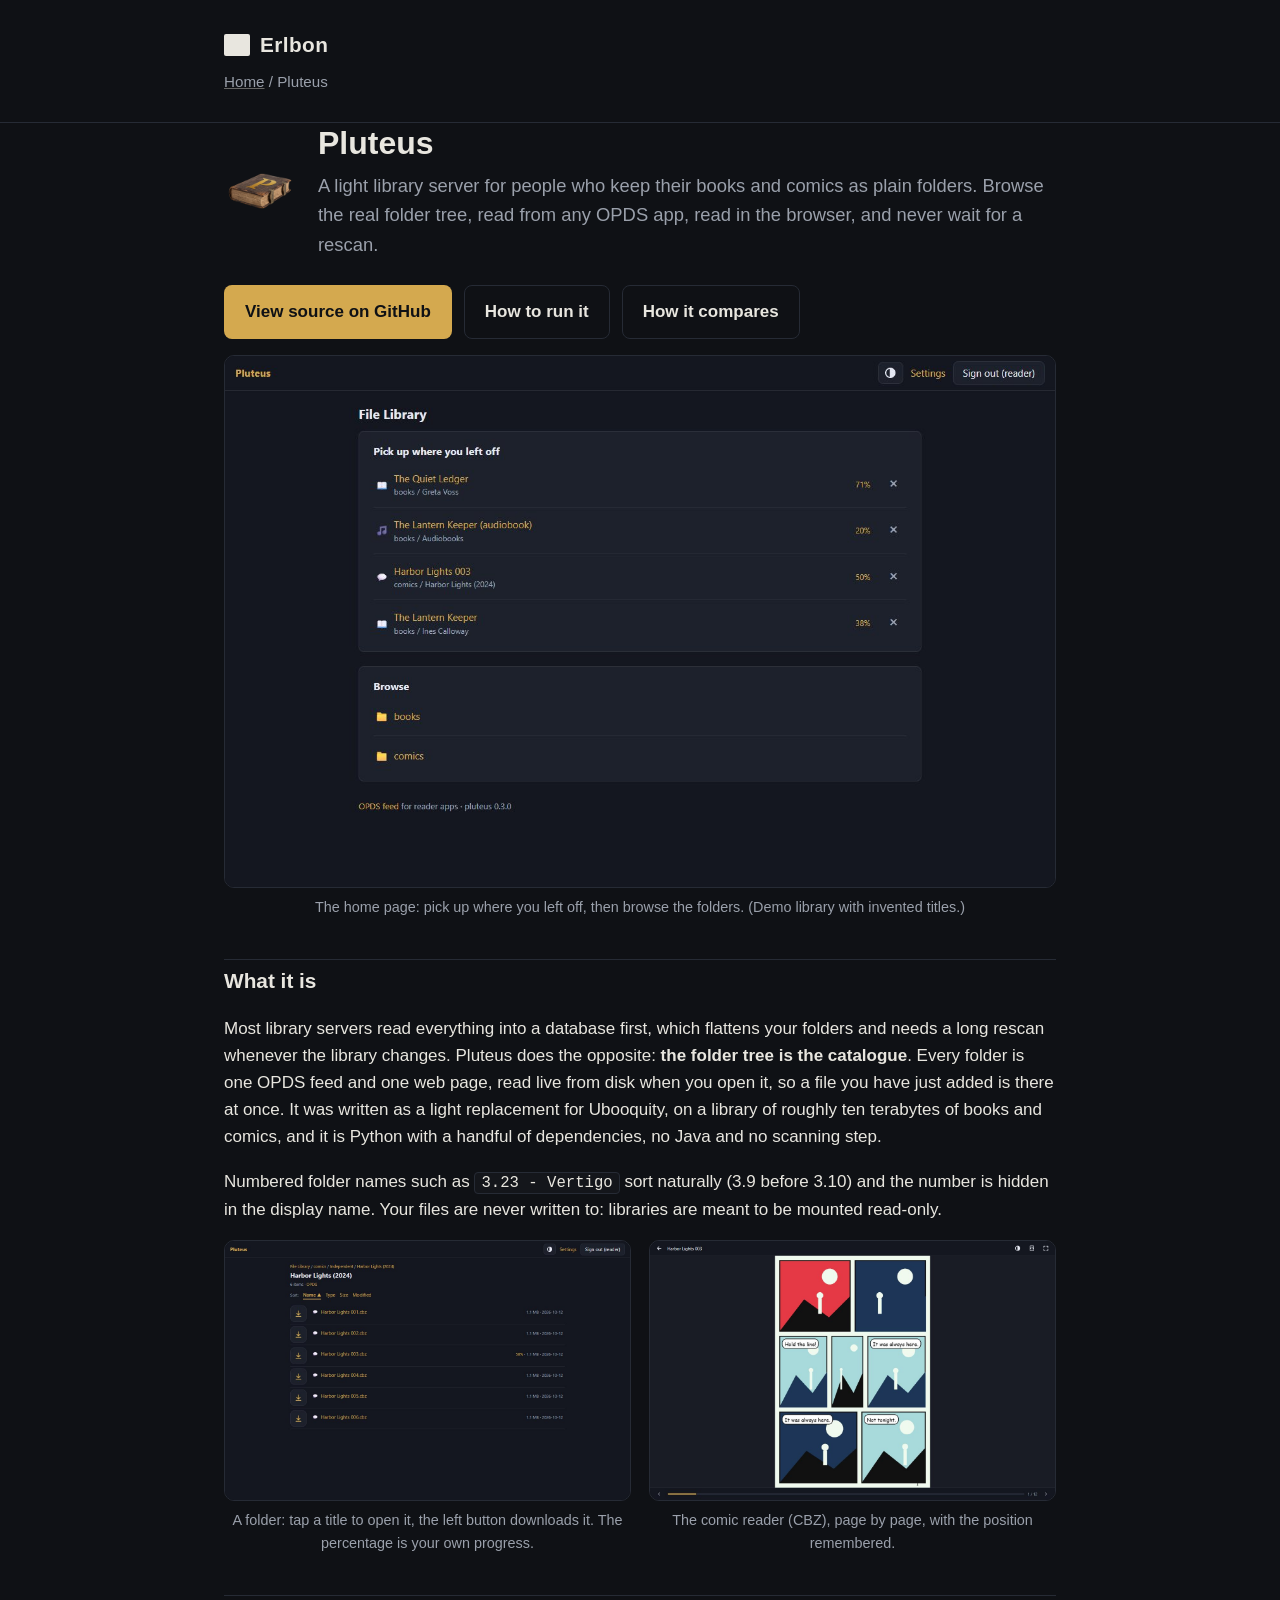
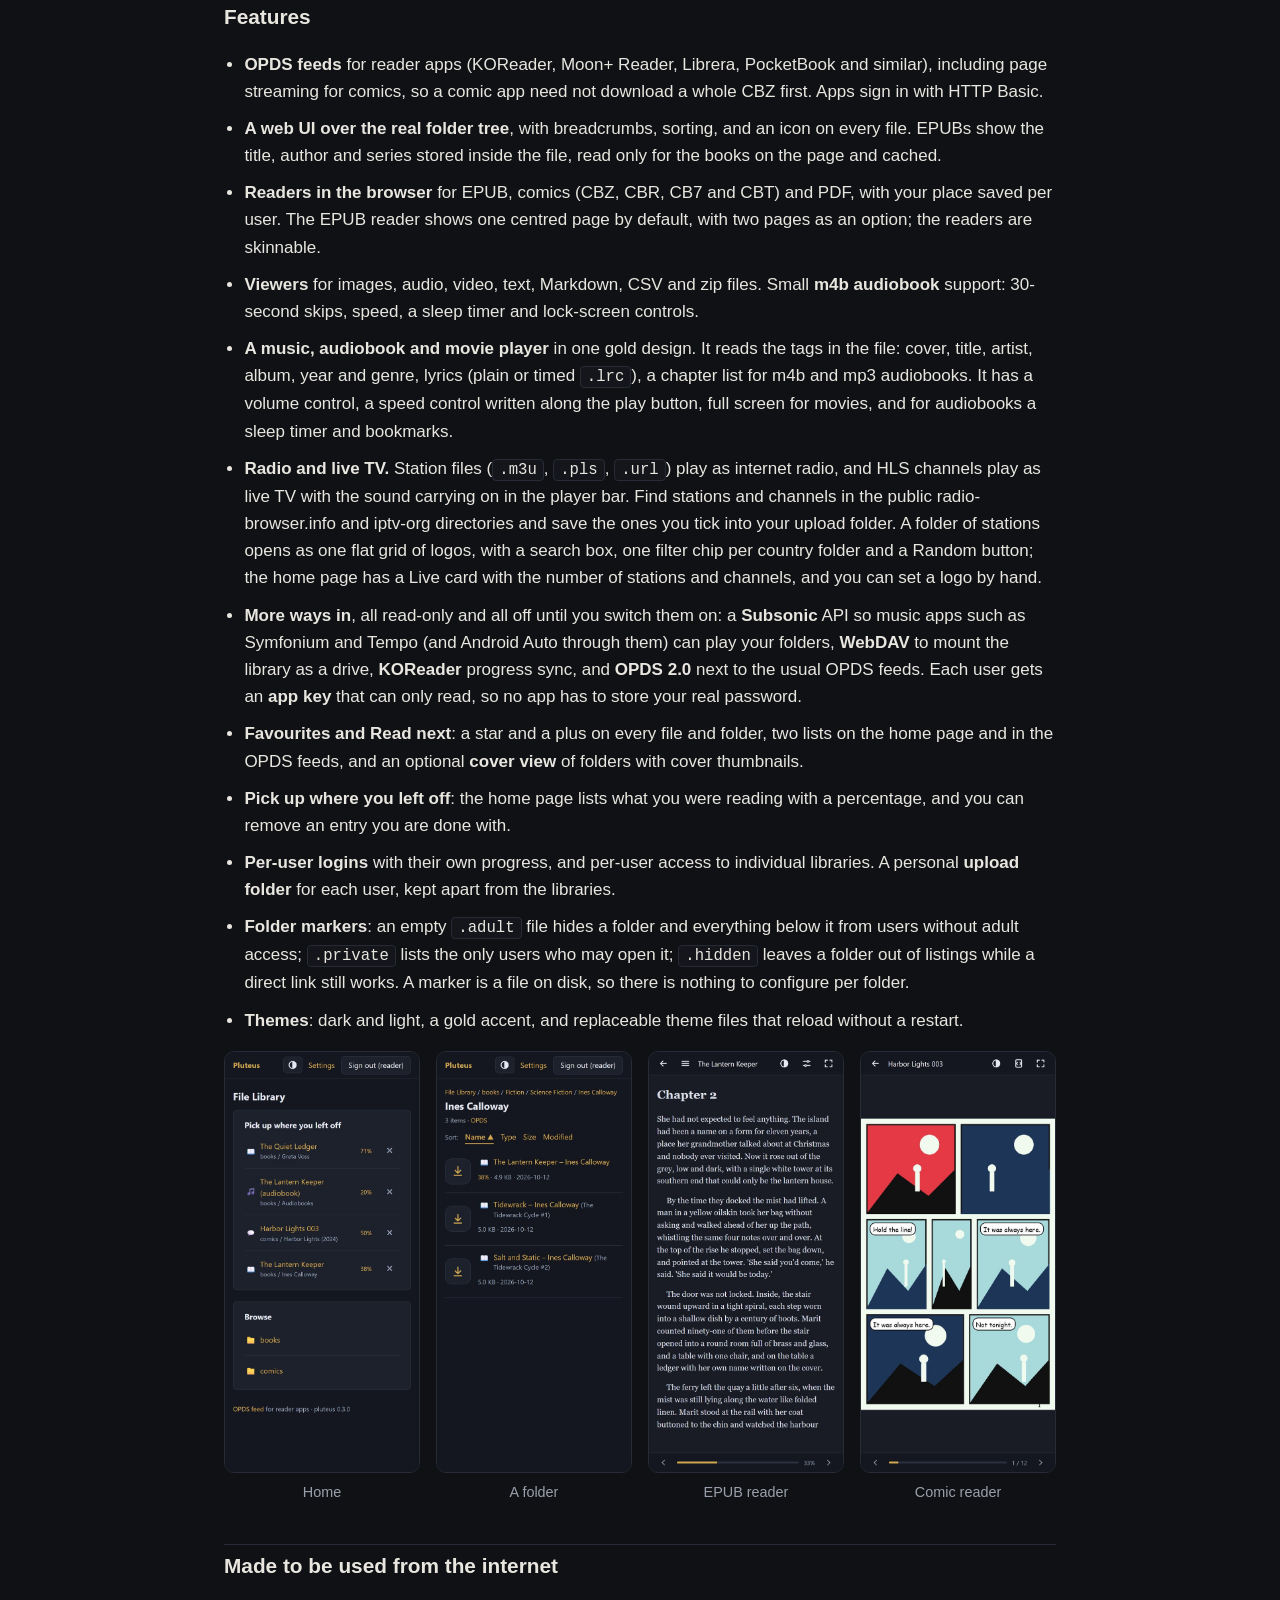
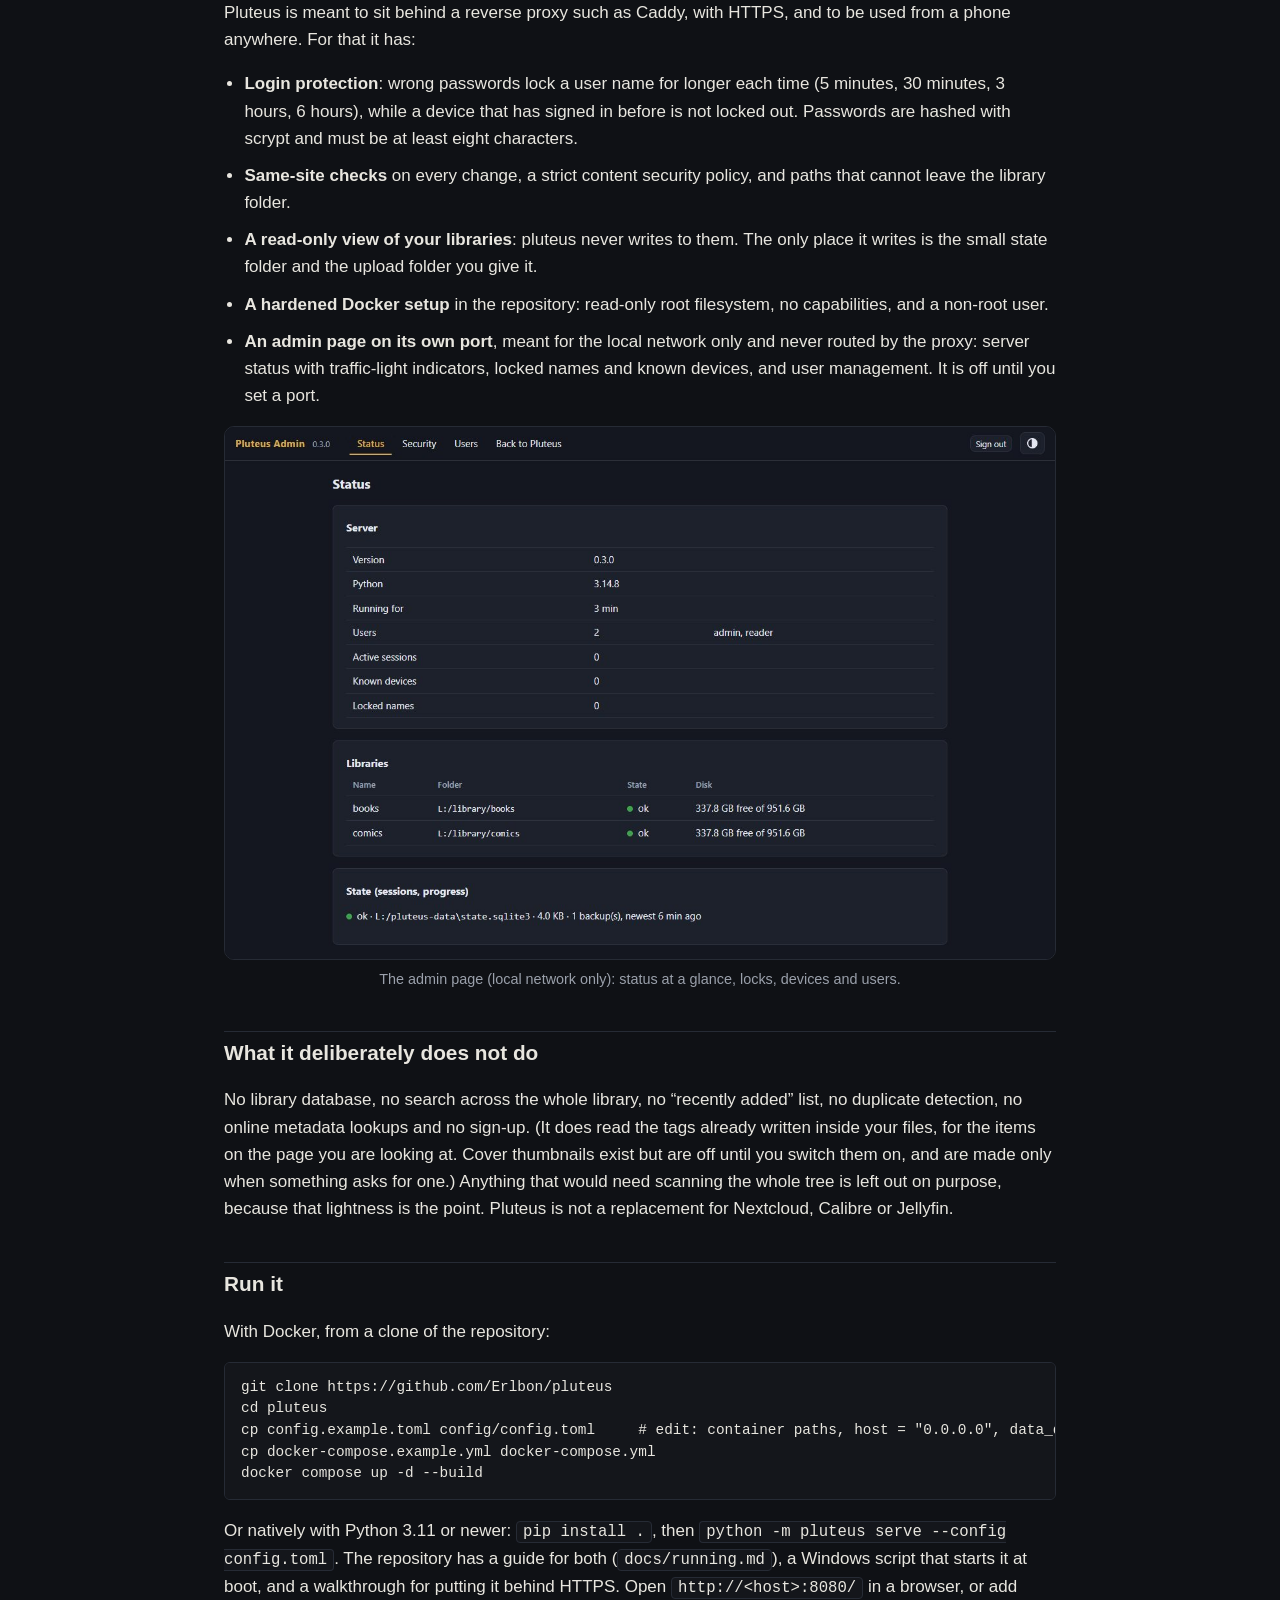
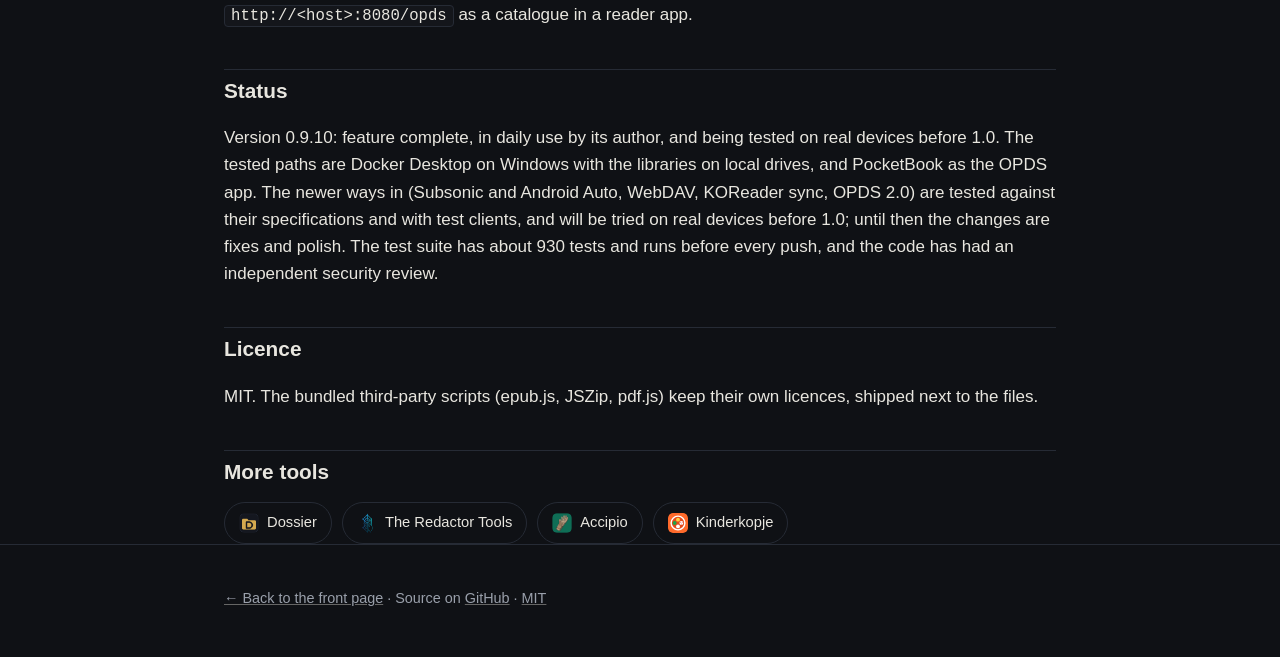
<file: pluteus/index.html>
<!doctype html>
<html lang="en">
<head>
<meta charset="utf-8">
<meta name="viewport" content="width=device-width, initial-scale=1">
<title>Pluteus — A Light Book &amp; Comic Server with OPDS, for Docker, Windows &amp; Linux</title>
<meta name="description" content="Pluteus is a free, open-source, filesystem-first library server: OPDS feeds for reader apps, a web UI over your real folder tree, EPUB, CBZ and PDF readers, per-user logins and progress, and no library database to rebuild. A light Ubooquity alternative in Python.">
<link rel="canonical" href="https://erlbon.github.io/pluteus/">
<link rel="icon" href="../assets/img/pluteus.png" type="image/png">

<meta property="og:type" content="website">
<meta property="og:title" content="Pluteus — A Light Book &amp; Comic Server (OPDS, web readers, no database)">
<meta property="og:description" content="Free, open-source library server for books and comics kept as plain folders: OPDS for reader apps, EPUB/CBZ/PDF readers in the browser, per-user logins. Runs in Docker or natively.">
<meta property="og:url" content="https://erlbon.github.io/pluteus/">
<meta property="og:image" content="https://erlbon.github.io/assets/img/screenshots/pluteus-home.jpg">
<meta name="twitter:card" content="summary_large_image">

<link rel="stylesheet" href="../assets/style.css">

<script type="application/ld+json">
{
  "@context": "https://schema.org",
  "@type": "SoftwareApplication",
  "name": "Pluteus",
  "description": "A small, filesystem-first book and comic server written in Python. It serves a library of plain folders over OPDS to reader apps and as a web UI with EPUB, CBZ and PDF readers, viewers for other file types, per-user logins and reading progress, and a personal upload folder per user. It plays music and audiobooks with tags, covers, lyrics and chapters, and can also speak Subsonic (for music apps and Android Auto), WebDAV and KOReader progress sync. There is no library database: every folder is read live from disk. It runs in Docker or natively on Windows and Linux.",
  "url": "https://erlbon.github.io/pluteus/",
  "codeRepository": "https://github.com/Erlbon/pluteus",
  "operatingSystem": "Docker, Windows, Linux",
  "applicationCategory": "MultimediaApplication",
  "softwareVersion": "0.9.10",
  "license": "https://opensource.org/license/mit",
  "featureList": [
    "OPDS feeds for reader apps, with page streaming for comics",
    "Web UI over the real folder tree; no library database and no rescans",
    "EPUB, comic (CBZ, CBR, CB7, CBT) and PDF readers in the browser with reading progress per user",
    "Viewers for images, audio, m4b audiobooks, video, text, Markdown, CSV and zip files",
    "Per-user logins, per-user folder access and personal upload folders",
    "Folder markers: .adult, .private (allow-list) and .hidden",
    "Escalating login lockouts and known devices, for use behind HTTPS on the internet",
    "Web admin page on a separate local-network port",
    "Hardened Docker setup; libraries mounted read-only and never written",
    "Music and audiobook player with tags, covers, lyrics, chapters and bookmarks",
    "Radio stations and live TV channels from station files, shown as a searchable grid of logos with country filters",
    "Subsonic API for music apps and Android Auto, read-only WebDAV, KOReader progress sync and OPDS 2.0 (all off until switched on)",
    "Per-user app keys, favourites and read-next lists, optional cover view and cover thumbnails",
    "Skinnable themes, light and dark"
  ],
  "offers": { "@type": "Offer", "price": "0", "priceCurrency": "USD" },
  "author": { "@type": "Person", "name": "Erlbon", "url": "https://github.com/Erlbon" },
  "isPartOf": { "@type": "WebSite", "name": "Erlbon", "url": "https://erlbon.github.io/" }
}
</script>
</head>
<body data-app="pluteus">

<header class="site-header">
  <div class="wrap">
    <a class="wordmark" href="/"><span class="bar" aria-hidden="true"></span> Erlbon</a>
    <nav class="crumbs"><a href="/">Home</a> / Pluteus</nav>
  </div>
</header>

<main class="wrap">
  <div class="hero">
    <img class="icon" src="../assets/img/pluteus.png" alt="Pluteus icon" width="72" height="72">
    <div>
      <h1>Pluteus</h1>
      <p class="tagline" style="margin-bottom:0">A light library server for people who keep their books and comics as plain folders. Browse the real folder tree, read from any OPDS app, read in the browser, and never wait for a rescan.</p>
    </div>
  </div>

  <div class="btn-row">
    <a class="btn primary" href="https://github.com/Erlbon/pluteus">View source on GitHub</a>
    <a class="btn secondary" href="#run-it">How to run it</a>
    <a class="btn secondary" href="compare/">How it compares</a>
  </div>

  <div class="screenshots">
    <figure>
      <img src="../assets/img/screenshots/pluteus-home.jpg" alt="Pluteus home page in dark mode: a File Library heading, a 'Pick up where you left off' box listing two ebooks, an audiobook and a comic with reading percentages, and a Browse box with the books and comics libraries." width="1280" height="820">
      <figcaption>The home page: pick up where you left off, then browse the folders. (Demo library with invented titles.)</figcaption>
    </figure>
  </div>

  <h2>What it is</h2>
  <p>Most library servers read everything into a database first, which flattens your folders and needs a long rescan whenever the library changes. Pluteus does the opposite: <strong>the folder tree is the catalogue</strong>. Every folder is one OPDS feed and one web page, read live from disk when you open it, so a file you have just added is there at once. It was written as a light replacement for Ubooquity, on a library of roughly ten terabytes of books and comics, and it is Python with a handful of dependencies, no Java and no scanning step.</p>
  <p>Numbered folder names such as <code>3.23 - Vertigo</code> sort naturally (3.9 before 3.10) and the number is hidden in the display name. Your files are never written to: libraries are meant to be mounted read-only.</p>

  <div class="screenshots pair">
    <figure>
      <img src="../assets/img/screenshots/pluteus-listing.jpg" alt="A folder listing of six comic archives with a download button, a comic icon, the size and date for each, and sort links for Name, Type, Size and Modified." width="1280" height="820" loading="lazy">
      <figcaption>A folder: tap a title to open it, the left button downloads it. The percentage is your own progress.</figcaption>
    </figure>
    <figure>
      <img src="../assets/img/screenshots/pluteus-reader-comic.jpg" alt="The comic reader showing one page of a comic fitted to the window, with a page slider and a page counter." width="1280" height="820" loading="lazy">
      <figcaption>The comic reader (CBZ), page by page, with the position remembered.</figcaption>
    </figure>
  </div>

  <h2>Features</h2>
  <ul class="feature-list">
    <li><strong>OPDS feeds</strong> for reader apps (KOReader, Moon+ Reader, Librera, PocketBook and similar), including page streaming for comics, so a comic app need not download a whole CBZ first. Apps sign in with HTTP Basic.</li>
    <li><strong>A web UI over the real folder tree</strong>, with breadcrumbs, sorting, and an icon on every file. EPUBs show the title, author and series stored inside the file, read only for the books on the page and cached.</li>
    <li><strong>Readers in the browser</strong> for EPUB, comics (CBZ, CBR, CB7 and CBT) and PDF, with your place saved per user. The EPUB reader shows one centred page by default, with two pages as an option; the readers are skinnable.</li>
    <li><strong>Viewers</strong> for images, audio, video, text, Markdown, CSV and zip files. Small <strong>m4b audiobook</strong> support: 30-second skips, speed, a sleep timer and lock-screen controls.</li>
    <li><strong>A music, audiobook and movie player</strong> in one gold design. It reads the tags in the file: cover, title, artist, album, year and genre, lyrics (plain or timed <code>.lrc</code>), a chapter list for m4b and mp3 audiobooks. It has a volume control, a speed control written along the play button, full screen for movies, and for audiobooks a sleep timer and bookmarks.</li>
    <li><strong>Radio and live TV.</strong> Station files (<code>.m3u</code>, <code>.pls</code>, <code>.url</code>) play as internet radio, and HLS channels play as live TV with the sound carrying on in the player bar. Find stations and channels in the public radio-browser.info and iptv-org directories and save the ones you tick into your upload folder. A folder of stations opens as one flat grid of logos, with a search box, one filter chip per country folder and a Random button; the home page has a Live card with the number of stations and channels, and you can set a logo by hand.</li>
    <li><strong>More ways in</strong>, all read-only and all off until you switch them on: a <strong>Subsonic</strong> API so music apps such as Symfonium and Tempo (and Android Auto through them) can play your folders, <strong>WebDAV</strong> to mount the library as a drive, <strong>KOReader</strong> progress sync, and <strong>OPDS 2.0</strong> next to the usual OPDS feeds. Each user gets an <strong>app key</strong> that can only read, so no app has to store your real password.</li>
    <li><strong>Favourites and Read next</strong>: a star and a plus on every file and folder, two lists on the home page and in the OPDS feeds, and an optional <strong>cover view</strong> of folders with cover thumbnails.</li>
    <li><strong>Pick up where you left off</strong>: the home page lists what you were reading with a percentage, and you can remove an entry you are done with.</li>
    <li><strong>Per-user logins</strong> with their own progress, and per-user access to individual libraries. A personal <strong>upload folder</strong> for each user, kept apart from the libraries.</li>
    <li><strong>Folder markers</strong>: an empty <code>.adult</code> file hides a folder and everything below it from users without adult access; <code>.private</code> lists the only users who may open it; <code>.hidden</code> leaves a folder out of listings while a direct link still works. A marker is a file on disk, so there is nothing to configure per folder.</li>
    <li><strong>Themes</strong>: dark and light, a gold accent, and replaceable theme files that reload without a restart.</li>
  </ul>

  <div class="screenshots phones">
    <figure>
      <img src="../assets/img/screenshots/pluteus-phone-home.jpg" alt="Pluteus on a phone: the File Library home page with the Pick up where you left off box." width="585" height="1266" loading="lazy">
      <figcaption>Home</figcaption>
    </figure>
    <figure>
      <img src="../assets/img/screenshots/pluteus-phone-listing.jpg" alt="A folder of ebooks on a phone, each with a download button and the title and series." width="585" height="1266" loading="lazy">
      <figcaption>A folder</figcaption>
    </figure>
    <figure>
      <img src="../assets/img/screenshots/pluteus-phone-epub.jpg" alt="The EPUB reader on a phone showing one column of text, with a progress bar at the bottom." width="585" height="1266" loading="lazy">
      <figcaption>EPUB reader</figcaption>
    </figure>
    <figure>
      <img src="../assets/img/screenshots/pluteus-phone-comic.jpg" alt="The comic reader on a phone showing a full comic page." width="585" height="1266" loading="lazy">
      <figcaption>Comic reader</figcaption>
    </figure>
  </div>

  <h2>Made to be used from the internet</h2>
  <p>Pluteus is meant to sit behind a reverse proxy such as Caddy, with HTTPS, and to be used from a phone anywhere. For that it has:</p>
  <ul class="feature-list">
    <li><strong>Login protection</strong>: wrong passwords lock a user name for longer each time (5 minutes, 30 minutes, 3 hours, 6 hours), while a device that has signed in before is not locked out. Passwords are hashed with scrypt and must be at least eight characters.</li>
    <li><strong>Same-site checks</strong> on every change, a strict content security policy, and paths that cannot leave the library folder.</li>
    <li><strong>A read-only view of your libraries</strong>: pluteus never writes to them. The only place it writes is the small state folder and the upload folder you give it.</li>
    <li><strong>A hardened Docker setup</strong> in the repository: read-only root filesystem, no capabilities, and a non-root user.</li>
    <li><strong>An admin page on its own port</strong>, meant for the local network only and never routed by the proxy: server status with traffic-light indicators, locked names and known devices, and user management. It is off until you set a port.</li>
  </ul>
  <div class="screenshots">
    <figure>
      <img src="../assets/img/screenshots/pluteus-admin.jpg" alt="The Pluteus admin page: server version and uptime, the number and names of users, sessions, known devices and locked names, and a libraries table with green status dots and free disk space." width="1280" height="820" loading="lazy">
      <figcaption>The admin page (local network only): status at a glance, locks, devices and users.</figcaption>
    </figure>
  </div>

  <h2>What it deliberately does not do</h2>
  <p>No library database, no search across the whole library, no &ldquo;recently added&rdquo; list, no duplicate detection, no online metadata lookups and no sign-up. (It does read the tags already written inside your files, for the items on the page you are looking at. Cover thumbnails exist but are off until you switch them on, and are made only when something asks for one.) Anything that would need scanning the whole tree is left out on purpose, because that lightness is the point. Pluteus is not a replacement for Nextcloud, Calibre or Jellyfin.</p>

  <h2 id="run-it">Run it</h2>
  <p>With Docker, from a clone of the repository:</p>
  <pre class="cli-example"><code>git clone https://github.com/Erlbon/pluteus
cd pluteus
cp config.example.toml config/config.toml     # edit: container paths, host = "0.0.0.0", data_dir = "/data"
cp docker-compose.example.yml docker-compose.yml
docker compose up -d --build</code></pre>
  <p>Or natively with Python 3.11 or newer: <code>pip install .</code>, then <code>python -m pluteus serve --config config.toml</code>. The repository has a guide for both (<code>docs/running.md</code>), a Windows script that starts it at boot, and a walkthrough for putting it behind HTTPS. Open <code>http://&lt;host&gt;:8080/</code> in a browser, or add <code>http://&lt;host&gt;:8080/opds</code> as a catalogue in a reader app.</p>

  <h2>Status</h2>
  <p>Version 0.9.10: feature complete, in daily use by its author, and being tested on real devices before 1.0. The tested paths are Docker Desktop on Windows with the libraries on local drives, and PocketBook as the OPDS app. The newer ways in (Subsonic and Android Auto, WebDAV, KOReader sync, OPDS 2.0) are tested against their specifications and with test clients, and will be tried on real devices before 1.0; until then the changes are fixes and polish. The test suite has about 930 tests and runs before every push, and the code has had an independent security review.</p>

  <h2>Licence</h2>
  <p>MIT. The bundled third-party scripts (epub.js, JSZip, pdf.js) keep their own licences, shipped next to the files.</p>

  <h2>More tools</h2>
  <div class="sibling-list">
    <a href="../dossier/"><img src="../assets/img/dossier.png" alt="">Dossier</a>
    <a href="../redactors/"><img src="../assets/img/hero-logo.png" alt="">The Redactor Tools</a>
    <a href="../accipio/"><img src="../assets/img/accipio.png" alt="">Accipio</a>
    <a href="../kinderkopje/"><img src="../assets/img/kinderkopje.svg" alt="">Kinderkopje</a>
  </div>

</main>

<footer>
  <div class="wrap">
    <p><a href="/">← Back to the front page</a> · Source on <a href="https://github.com/Erlbon/pluteus">GitHub</a> · <a href="https://opensource.org/license/mit">MIT</a></p>
  </div>
</footer>

</body>
</html>
</file>
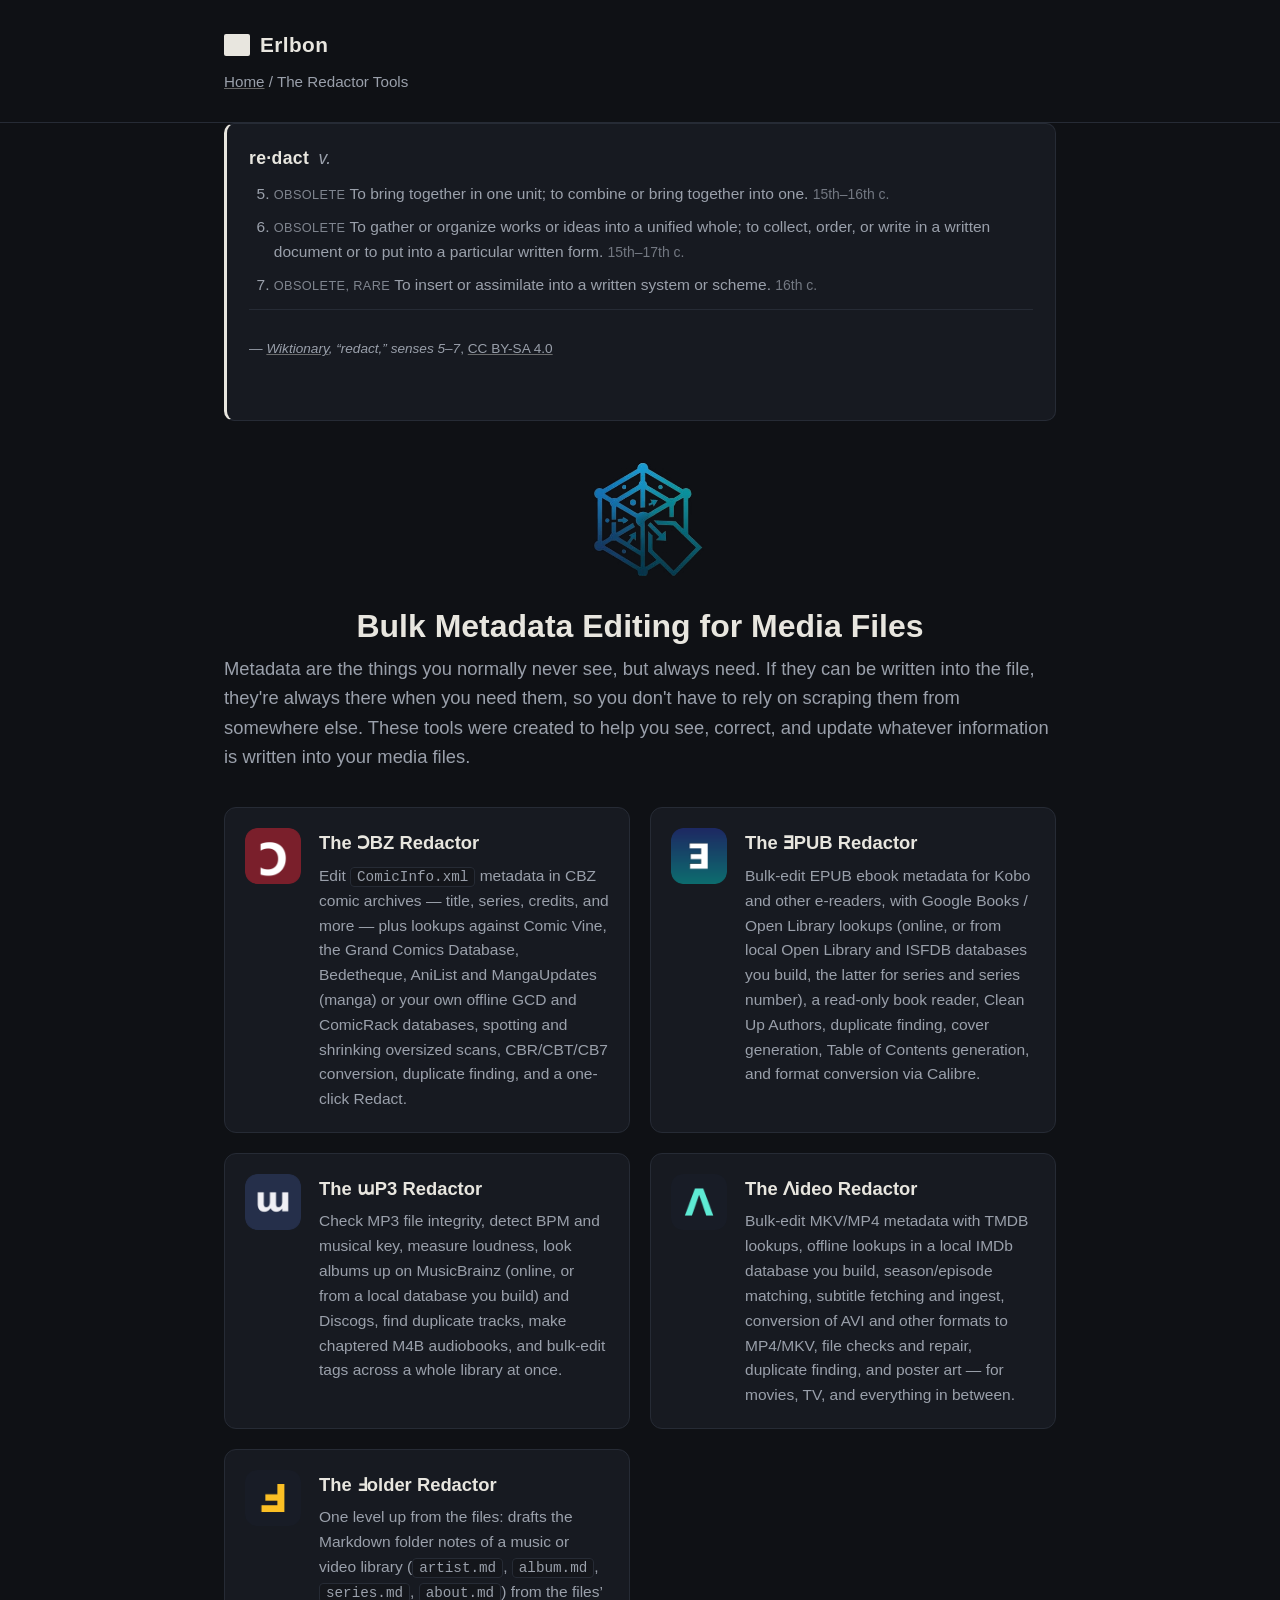
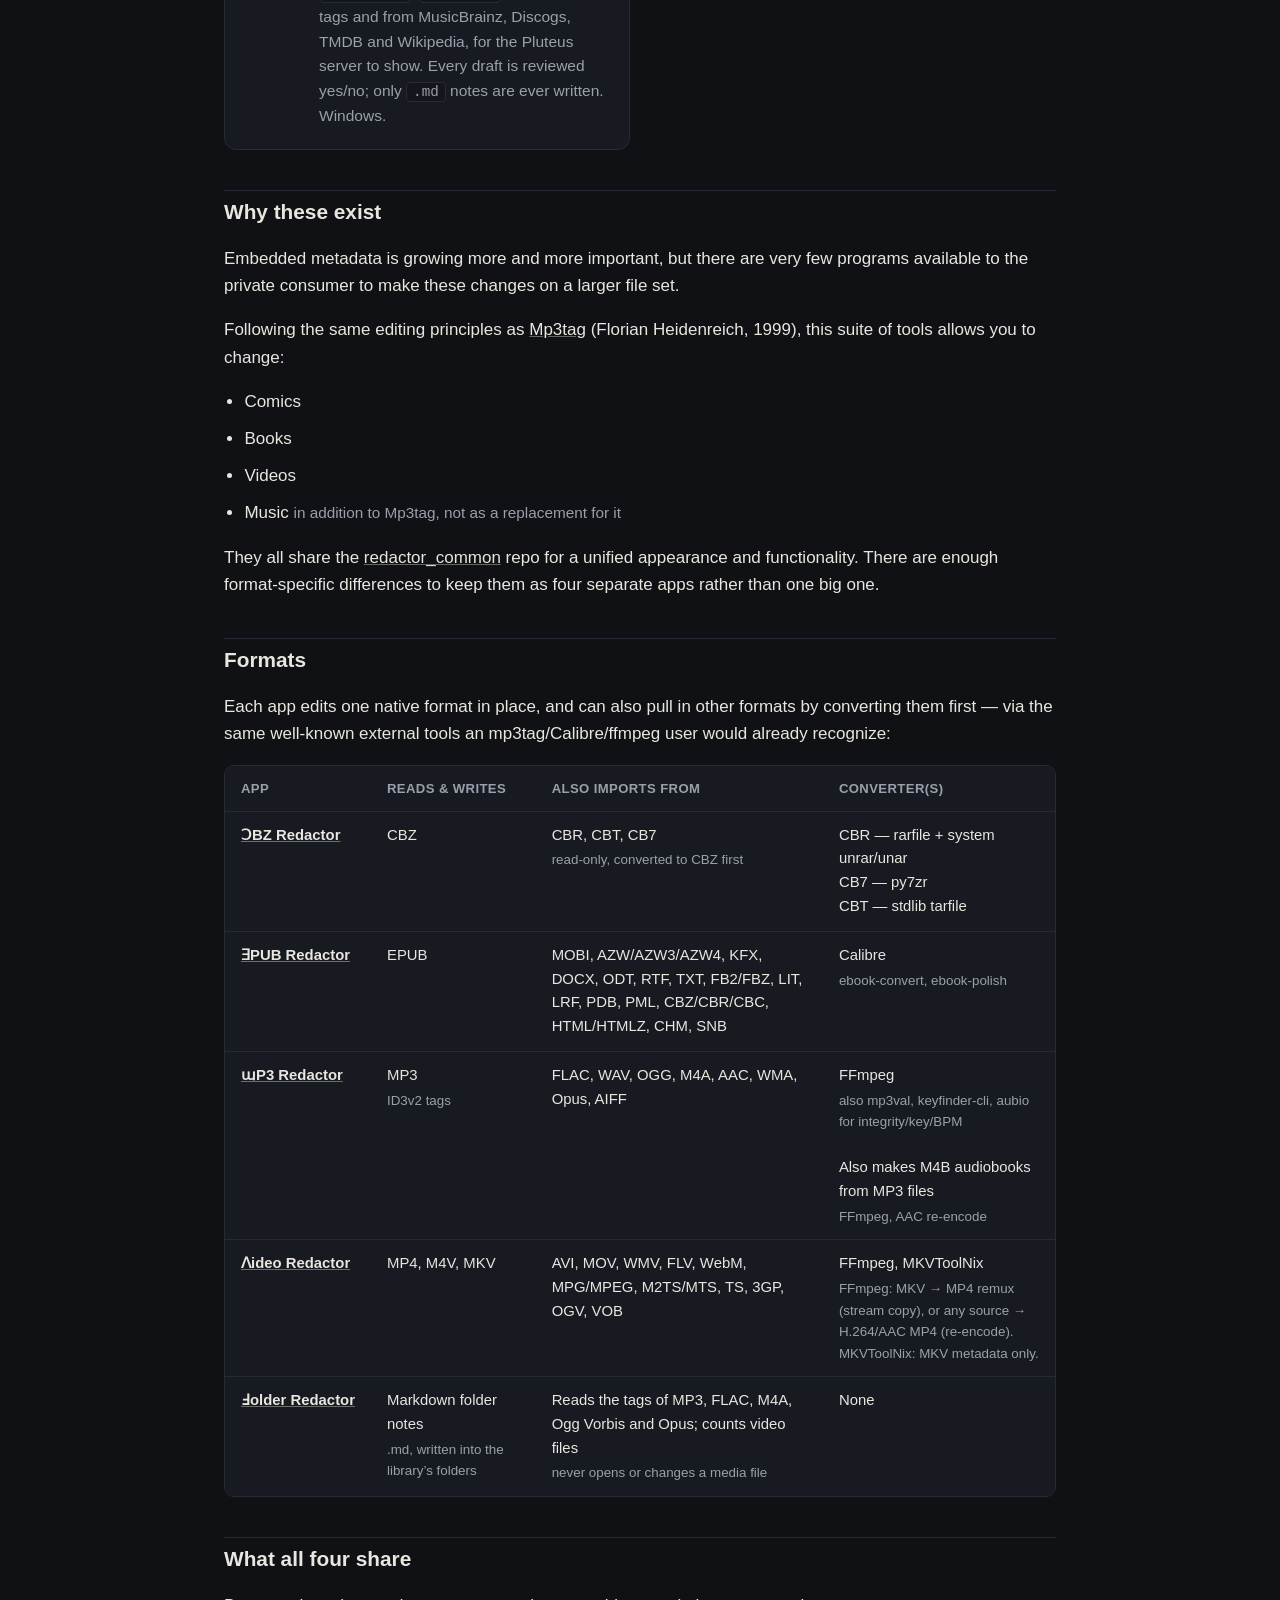
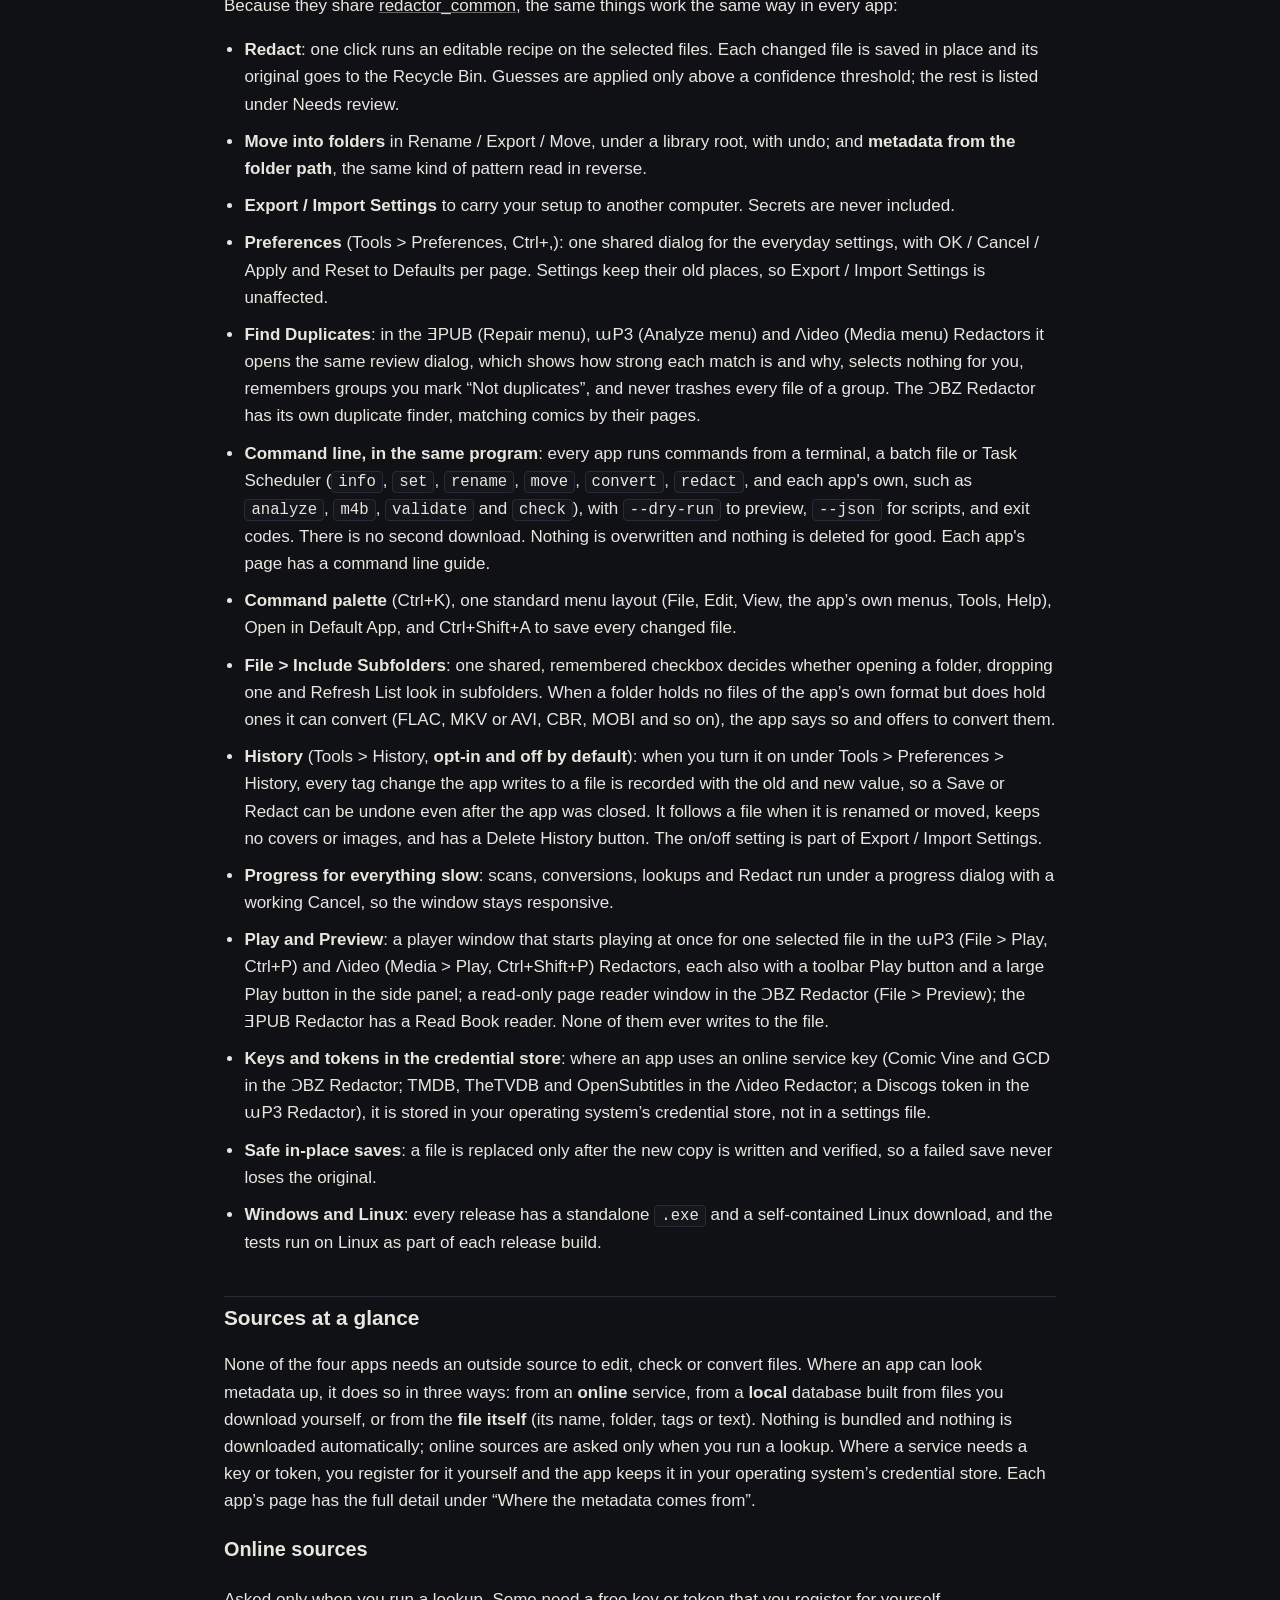
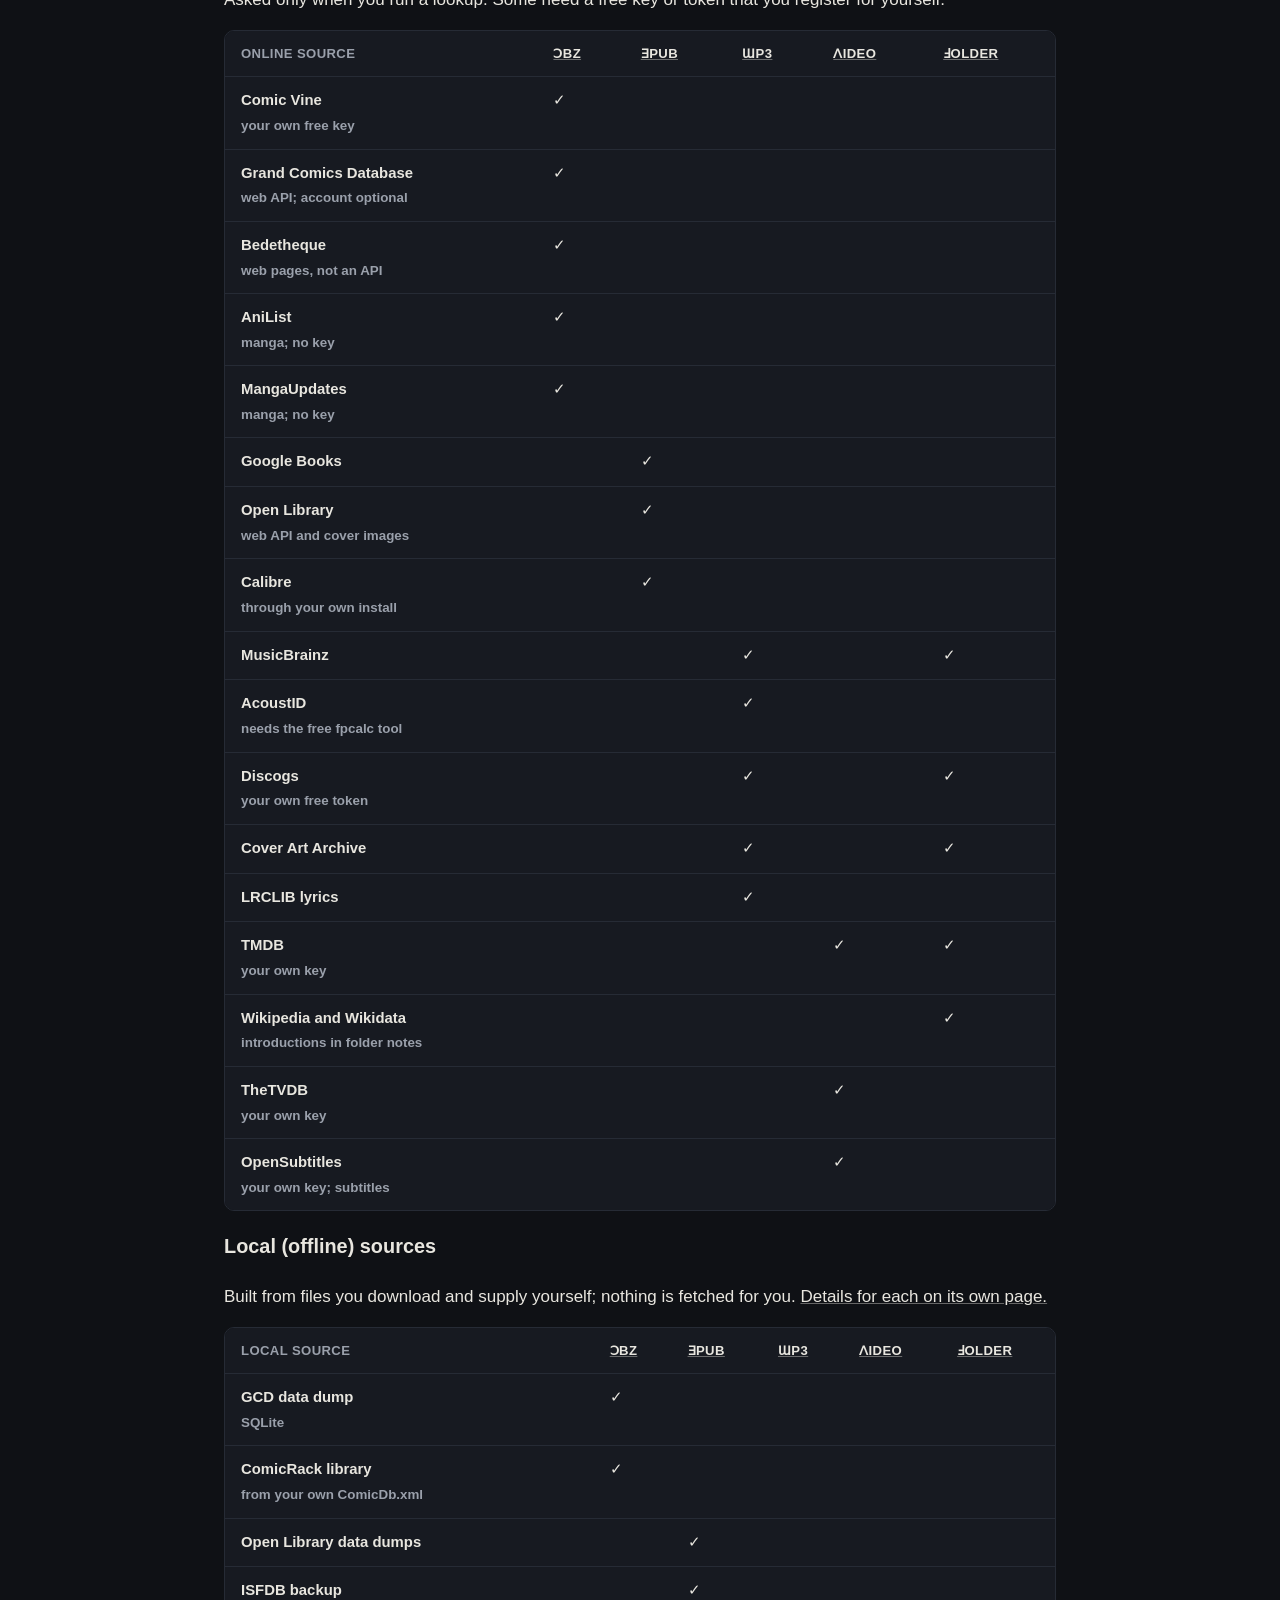
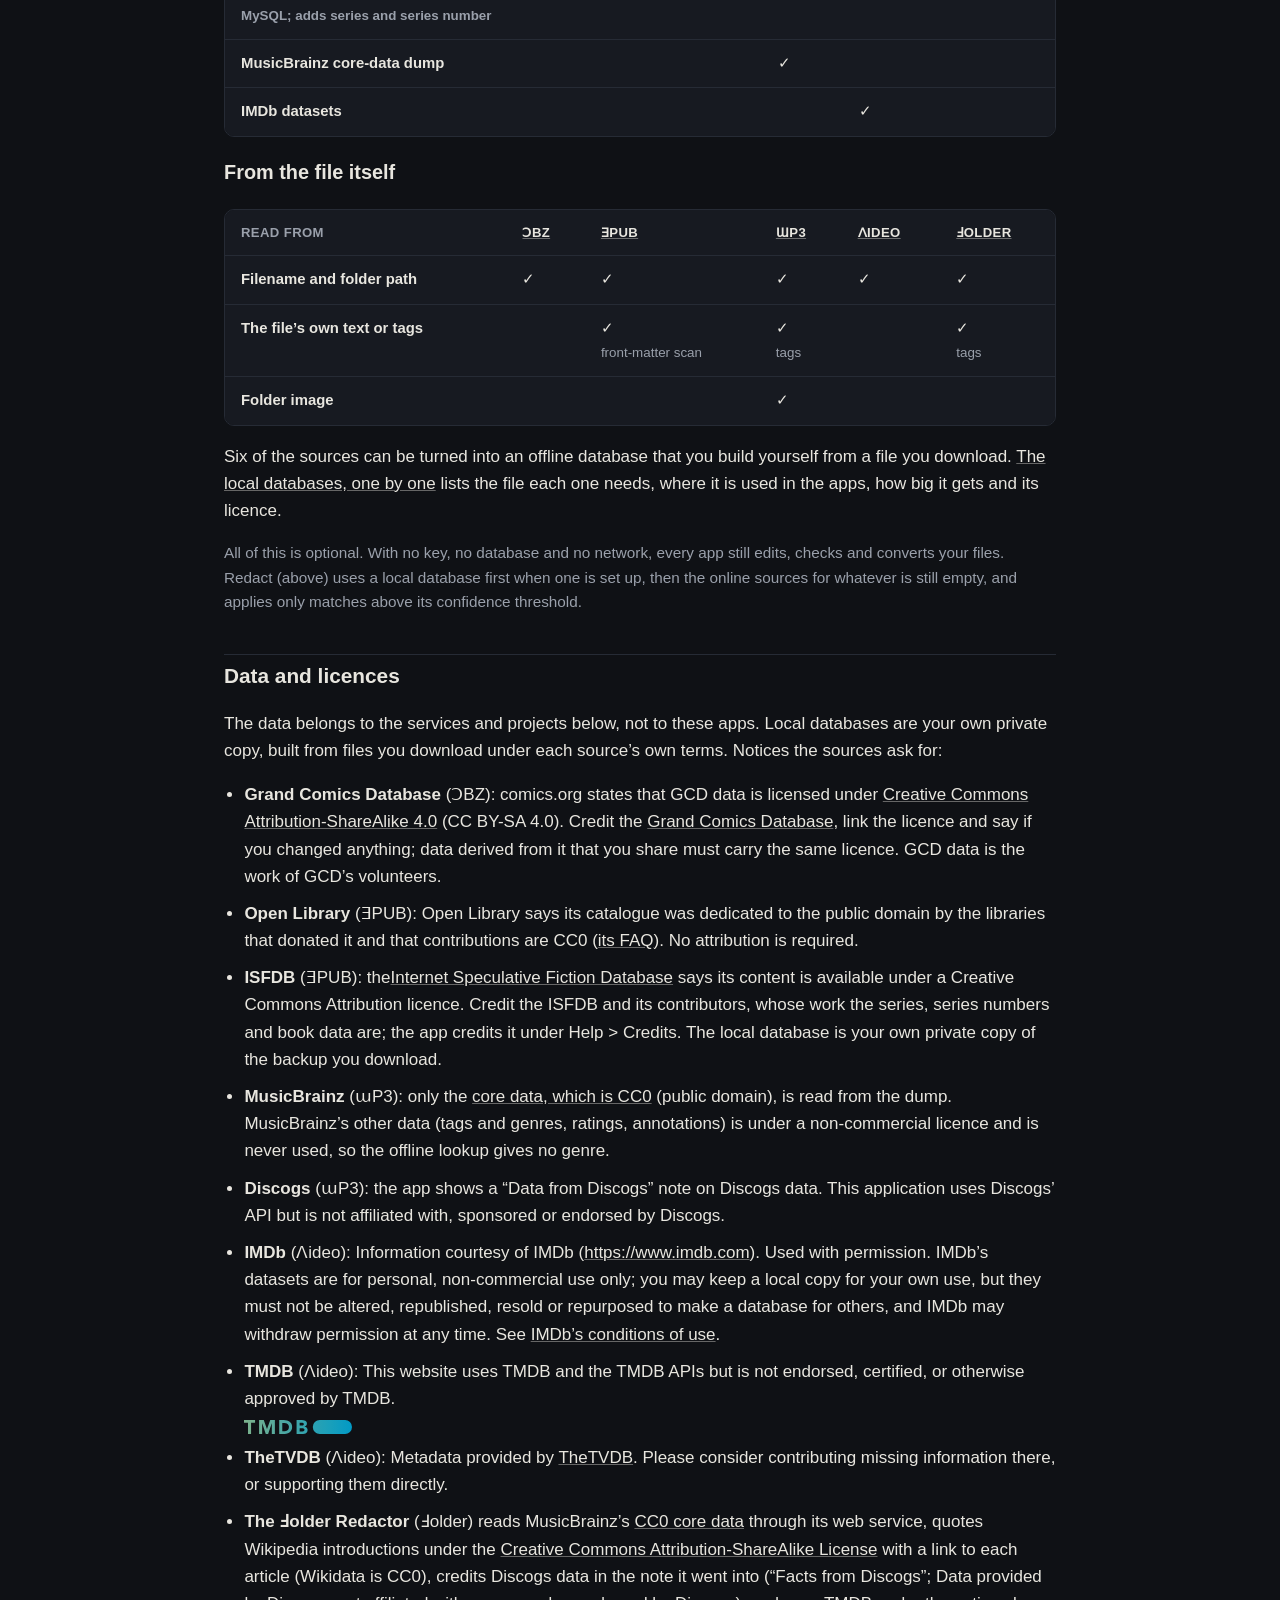
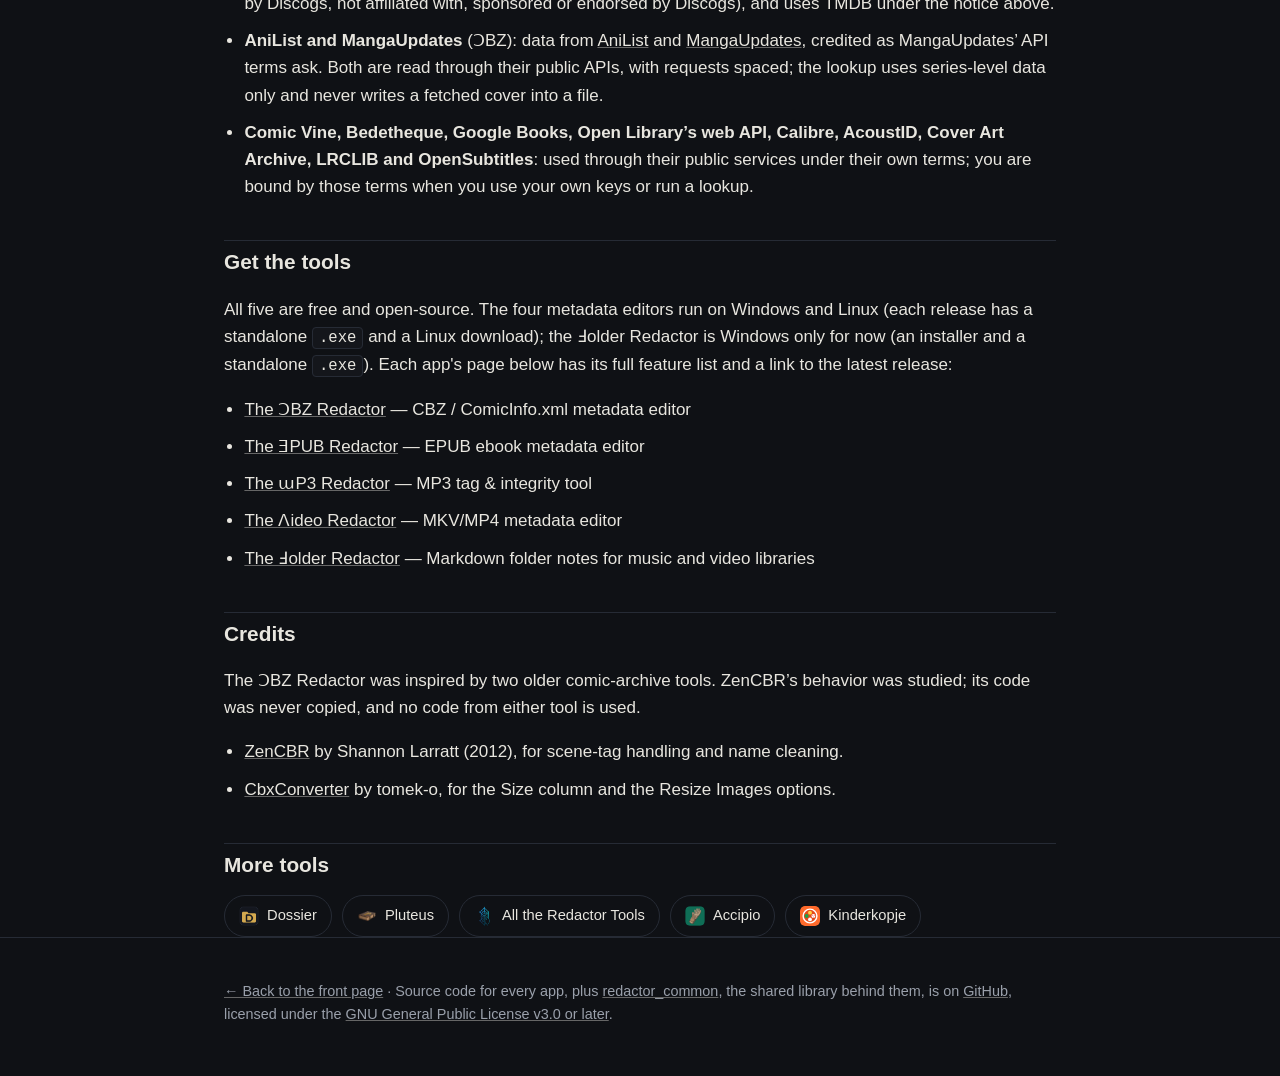
<file: redactors/index.html>
<!doctype html>
<html lang="en">
<head>
<meta charset="utf-8">
<meta name="viewport" content="width=device-width, initial-scale=1">
<title>The Redactor Tools — Free Windows &amp; Linux Metadata Editors for Comics, Ebooks, MP3s &amp; Video</title>
<meta name="description" content="Four free, open-source Windows and Linux apps for bulk-editing file metadata: CBZ Redactor for comic ComicInfo.xml, EPUB Redactor for ebooks, MP3 Redactor for audio tags, and Video Redactor for MKV/MP4.">
<link rel="canonical" href="https://erlbon.github.io/redactors/">
<link rel="icon" href="../assets/img/favicon.png" type="image/png">

<meta property="og:type" content="website">
<meta property="og:title" content="The Redactor Tools — Free Windows &amp; Linux Metadata Editors">
<meta property="og:description" content="Four free, open-source Windows and Linux apps for bulk-editing file metadata: comics, ebooks, MP3s, and video.">
<meta property="og:url" content="https://erlbon.github.io/redactors/">
<meta property="og:image" content="https://erlbon.github.io/assets/img/hero-logo.png">
<meta name="twitter:card" content="summary">

<link rel="stylesheet" href="../assets/style.css">

<script type="application/ld+json">
{
  "@context": "https://schema.org",
  "@type": "CollectionPage",
  "name": "The Redactor Tools",
  "url": "https://erlbon.github.io/redactors/",
  "isPartOf": { "@type": "WebSite", "name": "Erlbon", "url": "https://erlbon.github.io/" },
  "description": "A family of free, open-source Windows and Linux desktop apps for bulk-editing metadata in comics, ebooks, MP3s, and video files.",
  "license": "https://www.gnu.org/licenses/gpl-3.0.html",
  "author": { "@type": "Person", "name": "Erlbon", "url": "https://github.com/Erlbon" }
}
</script>
<script type="application/ld+json">
{
  "@context": "https://schema.org",
  "@type": "ItemList",
  "itemListElement": [
    { "@type": "ListItem", "position": 1, "url": "https://erlbon.github.io/cbzredactor/", "name": "The ƆBZ Redactor" },
    { "@type": "ListItem", "position": 2, "url": "https://erlbon.github.io/epubredactor/", "name": "The ƎPUB Redactor" },
    { "@type": "ListItem", "position": 3, "url": "https://erlbon.github.io/mp3redactor/", "name": "The ɯP3 Redactor" },
    { "@type": "ListItem", "position": 4, "url": "https://erlbon.github.io/videoredactor/", "name": "The Ʌideo Redactor" },
    { "@type": "ListItem", "position": 5, "url": "https://erlbon.github.io/folderredactor/", "name": "The Ⅎolder Redactor" }
  ]
}
</script>
</head>
<body>

<header class="site-header">
  <div class="wrap">
    <a class="wordmark" href="/"><span class="bar" aria-hidden="true"></span> Erlbon</a>
    <nav class="crumbs"><a href="/">Home</a> / The Redactor Tools</nav>
  </div>
</header>

<main class="wrap">
  <blockquote class="dict-entry">
    <p class="dict-headword">re·dact <span class="dict-pos">v.</span></p>
    <ol class="dict-defs" start="5">
      <li><span class="dict-tag">obsolete</span> To bring together in one unit; to combine or bring together into one. <span class="dict-date">15th–16th c.</span></li>
      <li><span class="dict-tag">obsolete</span> To gather or organize works or ideas into a unified whole; to collect, order, or write in a written document or to put into a particular written form. <span class="dict-date">15th–17th c.</span></li>
      <li><span class="dict-tag">obsolete, rare</span> To insert or assimilate into a written system or scheme. <span class="dict-date">16th c.</span></li>
    </ol>
    <footer class="dict-cite">— <cite><a href="https://en.wiktionary.org/wiki/redact">Wiktionary</a>, “redact,” senses 5–7</cite>, <a href="https://creativecommons.org/licenses/by-sa/4.0/">CC BY-SA 4.0</a></footer>
  </blockquote>

  <img class="hero-logo" src="../assets/img/hero-logo.png" alt="Media Metadata Tools logo" width="385" height="232">
  <h1>Bulk Metadata Editing for Media Files</h1>
  <p class="tagline">Metadata are the things you normally never see, but always need. If they can be written into the file, they're always there when you need them, so you don't have to rely on scraping them from somewhere else. These tools were created to help you see, correct, and update whatever information is written into your media files.</p>

  <div class="grid">
    <a class="card" data-app="cbz" href="../cbzredactor/">
      <img class="icon" src="../assets/img/cbzredactor.png" alt="The ƆBZ Redactor icon" width="56" height="56">
      <div>
        <h3>The ƆBZ Redactor</h3>
        <p>Edit <code>ComicInfo.xml</code> metadata in CBZ comic archives — title, series, credits, and more — plus lookups against Comic Vine, the Grand Comics Database, Bedetheque, AniList and MangaUpdates (manga) or your own offline GCD and ComicRack databases, spotting and shrinking oversized scans, CBR/CBT/CB7 conversion, duplicate finding, and a one-click Redact.</p>
      </div>
    </a>

    <a class="card" data-app="epub" href="../epubredactor/">
      <img class="icon" src="../assets/img/epubredactor.png" alt="The ƎPUB Redactor icon" width="56" height="56">
      <div>
        <h3>The ƎPUB Redactor</h3>
        <p>Bulk-edit EPUB ebook metadata for Kobo and other e-readers, with Google Books / Open Library lookups (online, or from local Open Library and ISFDB databases you build, the latter for series and series number), a read-only book reader, Clean Up Authors, duplicate finding, cover generation, Table of Contents generation, and format conversion via Calibre.</p>
      </div>
    </a>

    <a class="card" data-app="mp3" href="../mp3redactor/">
      <img class="icon" src="../assets/img/mp3redactor.png" alt="The ɯP3 Redactor icon" width="56" height="56">
      <div>
        <h3>The ɯP3 Redactor</h3>
        <p>Check MP3 file integrity, detect BPM and musical key, measure loudness, look albums up on MusicBrainz (online, or from a local database you build) and Discogs, find duplicate tracks, make chaptered M4B audiobooks, and bulk-edit tags across a whole library at once.</p>
      </div>
    </a>

    <a class="card" data-app="video" href="../videoredactor/">
      <img class="icon" src="../assets/img/videoredactor.png" alt="The Ʌideo Redactor icon" width="56" height="56">
      <div>
        <h3>The Ʌideo Redactor</h3>
        <p>Bulk-edit MKV/MP4 metadata with TMDB lookups, offline lookups in a local IMDb database you build, season/episode matching, subtitle fetching and ingest, conversion of AVI and other formats to MP4/MKV, file checks and repair, duplicate finding, and poster art — for movies, TV, and everything in between.</p>
      </div>
    </a>

    <a class="card" data-app="folder" href="../folderredactor/">
      <img class="icon" src="../assets/img/folderredactor.png" alt="The Ⅎolder Redactor icon" width="56" height="56">
      <div>
        <h3>The Ⅎolder Redactor</h3>
        <p>One level up from the files: drafts the Markdown folder notes of a music or video library (<code>artist.md</code>, <code>album.md</code>, <code>series.md</code>, <code>about.md</code>) from the files&rsquo; tags and from MusicBrainz, Discogs, TMDB and Wikipedia, for the Pluteus server to show. Every draft is reviewed yes/no; only <code>.md</code> notes are ever written. Windows.</p>
      </div>
    </a>
  </div>

  <h2>Why these exist</h2>
  <p>Embedded metadata is growing more and more important, but there are very few programs available to the private consumer to make these changes on a larger file set.</p>
  <p>Following the same editing principles as <a href="https://www.mp3tag.de/en/">Mp3tag</a> (Florian Heidenreich, 1999), this suite of tools allows you to change:</p>
  <ul class="feature-list">
    <li>Comics</li>
    <li>Books</li>
    <li>Videos</li>
    <li>Music <span class="note">in addition to Mp3tag, not as a replacement for it</span></li>
  </ul>
  <p>They all share the <a href="https://github.com/Erlbon/redactor_common">redactor_common</a> repo for a unified appearance and functionality. There are enough format-specific differences to keep them as four separate apps rather than one big one.</p>

  <h2>Formats</h2>
  <p>Each app edits one native format in place, and can also pull in other formats by converting them first — via the same well-known external tools an mp3tag/Calibre/ffmpeg user would already recognize:</p>
  <div class="table-wrap">
    <table class="format-table">
      <thead>
        <tr>
          <th>App</th>
          <th>Reads &amp; writes</th>
          <th>Also imports from</th>
          <th>Converter(s)</th>
        </tr>
      </thead>
      <tbody>
        <tr>
          <th scope="row"><a href="../cbzredactor/">ƆBZ Redactor</a></th>
          <td>CBZ</td>
          <td>CBR, CBT, CB7 <span class="note">read-only, converted to CBZ first</span></td>
          <td>CBR — rarfile + system unrar/unar<br>CB7 — py7zr<br>CBT — stdlib tarfile</td>
        </tr>
        <tr>
          <th scope="row"><a href="../epubredactor/">ƎPUB Redactor</a></th>
          <td>EPUB</td>
          <td>MOBI, AZW/AZW3/AZW4, KFX, DOCX, ODT, RTF, TXT, FB2/FBZ, LIT, LRF, PDB, PML, CBZ/CBR/CBC, HTML/HTMLZ, CHM, SNB</td>
          <td>Calibre <span class="note">ebook-convert, ebook-polish</span></td>
        </tr>
        <tr>
          <th scope="row"><a href="../mp3redactor/">ɯP3 Redactor</a></th>
          <td>MP3 <span class="note">ID3v2 tags</span></td>
          <td>FLAC, WAV, OGG, M4A, AAC, WMA, Opus, AIFF</td>
          <td>FFmpeg <span class="note">also mp3val, keyfinder-cli, aubio for integrity/key/BPM</span><br>Also makes M4B audiobooks from MP3 files <span class="note">FFmpeg, AAC re-encode</span></td>
        </tr>
        <tr>
          <th scope="row"><a href="../videoredactor/">Ʌideo Redactor</a></th>
          <td>MP4, M4V, MKV</td>
          <td>AVI, MOV, WMV, FLV, WebM, MPG/MPEG, M2TS/MTS, TS, 3GP, OGV, VOB</td>
          <td>FFmpeg, MKVToolNix <span class="note">FFmpeg: MKV → MP4 remux (stream copy), or any source → H.264/AAC MP4 (re-encode). MKVToolNix: MKV metadata only.</span></td>
        </tr>
        <tr>
          <th scope="row"><a href="../folderredactor/">Ⅎolder Redactor</a></th>
          <td>Markdown folder notes <span class="note">.md, written into the library&rsquo;s folders</span></td>
          <td>Reads the tags of MP3, FLAC, M4A, Ogg Vorbis and Opus; counts video files <span class="note">never opens or changes a media file</span></td>
          <td>None</td>
        </tr>
      </tbody>
    </table>
  </div>

  <h2>What all four share</h2>
  <p>Because they share <a href="https://github.com/Erlbon/redactor_common">redactor_common</a>, the same things work the same way in every app:</p>
  <ul class="feature-list">
    <li><strong>Redact</strong>: one click runs an editable recipe on the selected files. Each changed file is saved in place and its original goes to the Recycle Bin. Guesses are applied only above a confidence threshold; the rest is listed under Needs review.</li>
    <li><strong>Move into folders</strong> in Rename / Export / Move, under a library root, with undo; and <strong>metadata from the folder path</strong>, the same kind of pattern read in reverse.</li>
    <li><strong>Export / Import Settings</strong> to carry your setup to another computer. Secrets are never included.</li>
    <li><strong>Preferences</strong> (Tools &gt; Preferences, Ctrl+,): one shared dialog for the everyday settings, with OK / Cancel / Apply and Reset to Defaults per page. Settings keep their old places, so Export / Import Settings is unaffected.</li>
    <li><strong>Find Duplicates</strong>: in the ƎPUB (Repair menu), ɯP3 (Analyze menu) and Ʌideo (Media menu) Redactors it opens the same review dialog, which shows how strong each match is and why, selects nothing for you, remembers groups you mark &ldquo;Not duplicates&rdquo;, and never trashes every file of a group. The ƆBZ Redactor has its own duplicate finder, matching comics by their pages.</li>
    <li><strong>Command line, in the same program</strong>: every app runs commands from a terminal, a batch file or Task Scheduler (<code>info</code>, <code>set</code>, <code>rename</code>, <code>move</code>, <code>convert</code>, <code>redact</code>, and each app's own, such as <code>analyze</code>, <code>m4b</code>, <code>validate</code> and <code>check</code>), with <code>--dry-run</code> to preview, <code>--json</code> for scripts, and exit codes. There is no second download. Nothing is overwritten and nothing is deleted for good. Each app's page has a command line guide.</li>
    <li><strong>Command palette</strong> (Ctrl+K), one standard menu layout (File, Edit, View, the app&rsquo;s own menus, Tools, Help), Open in Default App, and Ctrl+Shift+A to save every changed file.</li>
    <li><strong>File &gt; Include Subfolders</strong>: one shared, remembered checkbox decides whether opening a folder, dropping one and Refresh List look in subfolders. When a folder holds no files of the app&rsquo;s own format but does hold ones it can convert (FLAC, MKV or AVI, CBR, MOBI and so on), the app says so and offers to convert them.</li>
    <li><strong>History</strong> (Tools &gt; History, <strong>opt-in and off by default</strong>): when you turn it on under Tools &gt; Preferences &gt; History, every tag change the app writes to a file is recorded with the old and new value, so a Save or Redact can be undone even after the app was closed. It follows a file when it is renamed or moved, keeps no covers or images, and has a Delete History button. The on/off setting is part of Export / Import Settings.</li>
    <li><strong>Progress for everything slow</strong>: scans, conversions, lookups and Redact run under a progress dialog with a working Cancel, so the window stays responsive.</li>
    <li><strong>Play and Preview</strong>: a player window that starts playing at once for one selected file in the ɯP3 (File &gt; Play, Ctrl+P) and Ʌideo (Media &gt; Play, Ctrl+Shift+P) Redactors, each also with a toolbar Play button and a large Play button in the side panel; a read-only page reader window in the ƆBZ Redactor (File &gt; Preview); the ƎPUB Redactor has a Read Book reader. None of them ever writes to the file.</li>
    <li><strong>Keys and tokens in the credential store</strong>: where an app uses an online service key (Comic Vine and GCD in the ƆBZ Redactor; TMDB, TheTVDB and OpenSubtitles in the Ʌideo Redactor; a Discogs token in the ɯP3 Redactor), it is stored in your operating system&rsquo;s credential store, not in a settings file.</li>
    <li><strong>Safe in-place saves</strong>: a file is replaced only after the new copy is written and verified, so a failed save never loses the original.</li>
    <li><strong>Windows and Linux</strong>: every release has a standalone <code>.exe</code> and a self-contained Linux download, and the tests run on Linux as part of each release build.</li>
  </ul>

  <h2 id="sources">Sources at a glance</h2>
  <p>None of the four apps needs an outside source to edit, check or convert files. Where an app can look metadata up, it does so in three ways: from an <strong>online</strong> service, from a <strong>local</strong> database built from files you download yourself, or from the <strong>file itself</strong> (its name, folder, tags or text). Nothing is bundled and nothing is downloaded automatically; online sources are asked only when you run a lookup. Where a service needs a key or token, you register for it yourself and the app keeps it in your operating system&rsquo;s credential store. Each app&rsquo;s page has the full detail under &ldquo;Where the metadata comes from&rdquo;.</p>
  <h3 id="online-sources">Online sources</h3>
  <p>Asked only when you run a lookup. Some need a free key or token that you register for yourself.</p>
  <div class="table-wrap">
    <table class="format-table">
      <thead>
        <tr>
          <th>Online source</th>
          <th><a href="../cbzredactor/#sources">ƆBZ</a></th>
          <th><a href="../epubredactor/#sources">ƎPUB</a></th>
          <th><a href="../mp3redactor/#sources">ɯP3</a></th>
          <th><a href="../videoredactor/#sources">Ʌideo</a></th>
          <th><a href="../folderredactor/#sources">Ⅎolder</a></th>
        </tr>
      </thead>
      <tbody>
        <tr><th scope="row">Comic Vine <span class="note">your own free key</span></th><td>✓</td><td></td><td></td><td></td><td></td></tr>
        <tr><th scope="row">Grand Comics Database <span class="note">web API; account optional</span></th><td>✓</td><td></td><td></td><td></td><td></td></tr>
        <tr><th scope="row">Bedetheque <span class="note">web pages, not an API</span></th><td>✓</td><td></td><td></td><td></td><td></td></tr>
        <tr><th scope="row">AniList <span class="note">manga; no key</span></th><td>✓</td><td></td><td></td><td></td><td></td></tr>
        <tr><th scope="row">MangaUpdates <span class="note">manga; no key</span></th><td>✓</td><td></td><td></td><td></td><td></td></tr>
        <tr><th scope="row">Google Books</th><td></td><td>✓</td><td></td><td></td><td></td></tr>
        <tr><th scope="row">Open Library <span class="note">web API and cover images</span></th><td></td><td>✓</td><td></td><td></td><td></td></tr>
        <tr><th scope="row">Calibre <span class="note">through your own install</span></th><td></td><td>✓</td><td></td><td></td><td></td></tr>
        <tr><th scope="row">MusicBrainz</th><td></td><td></td><td>✓</td><td></td><td>✓</td></tr>
        <tr><th scope="row">AcoustID <span class="note">needs the free fpcalc tool</span></th><td></td><td></td><td>✓</td><td></td><td></td></tr>
        <tr><th scope="row">Discogs <span class="note">your own free token</span></th><td></td><td></td><td>✓</td><td></td><td>✓</td></tr>
        <tr><th scope="row">Cover Art Archive</th><td></td><td></td><td>✓</td><td></td><td>✓</td></tr>
        <tr><th scope="row">LRCLIB lyrics</th><td></td><td></td><td>✓</td><td></td><td></td></tr>
        <tr><th scope="row">TMDB <span class="note">your own key</span></th><td></td><td></td><td></td><td>✓</td><td>✓</td></tr>
        <tr><th scope="row">Wikipedia and Wikidata <span class="note">introductions in folder notes</span></th><td></td><td></td><td></td><td></td><td>✓</td></tr>
        <tr><th scope="row">TheTVDB <span class="note">your own key</span></th><td></td><td></td><td></td><td>✓</td><td></td></tr>
        <tr><th scope="row">OpenSubtitles <span class="note">your own key; subtitles</span></th><td></td><td></td><td></td><td>✓</td><td></td></tr>
      </tbody>
    </table>
  </div>
  <h3 id="offline-sources">Local (offline) sources</h3>
  <p>Built from files you download and supply yourself; nothing is fetched for you. <a href="../databases/">Details for each on its own page.</a></p>
  <div class="table-wrap">
    <table class="format-table">
      <thead>
        <tr>
          <th>Local source</th>
          <th><a href="../cbzredactor/#sources">ƆBZ</a></th>
          <th><a href="../epubredactor/#sources">ƎPUB</a></th>
          <th><a href="../mp3redactor/#sources">ɯP3</a></th>
          <th><a href="../videoredactor/#sources">Ʌideo</a></th>
          <th><a href="../folderredactor/#sources">Ⅎolder</a></th>
        </tr>
      </thead>
      <tbody>
        <tr><th scope="row">GCD data dump <span class="note">SQLite</span></th><td>✓</td><td></td><td></td><td></td><td></td></tr>
        <tr><th scope="row">ComicRack library <span class="note">from your own ComicDb.xml</span></th><td>✓</td><td></td><td></td><td></td><td></td></tr>
        <tr><th scope="row">Open Library data dumps</th><td></td><td>✓</td><td></td><td></td><td></td></tr>
        <tr><th scope="row">ISFDB backup <span class="note">MySQL; adds series and series number</span></th><td></td><td>✓</td><td></td><td></td><td></td></tr>
        <tr><th scope="row">MusicBrainz core-data dump</th><td></td><td></td><td>✓</td><td></td><td></td></tr>
        <tr><th scope="row">IMDb datasets</th><td></td><td></td><td></td><td>✓</td><td></td></tr>
      </tbody>
    </table>
  </div>
  <h3 id="file-sources">From the file itself</h3>
  <div class="table-wrap">
    <table class="format-table">
      <thead>
        <tr>
          <th>Read from</th>
          <th><a href="../cbzredactor/#sources">ƆBZ</a></th>
          <th><a href="../epubredactor/#sources">ƎPUB</a></th>
          <th><a href="../mp3redactor/#sources">ɯP3</a></th>
          <th><a href="../videoredactor/#sources">Ʌideo</a></th>
          <th><a href="../folderredactor/#sources">Ⅎolder</a></th>
        </tr>
      </thead>
      <tbody>
        <tr><th scope="row">Filename and folder path</th><td>✓</td><td>✓</td><td>✓</td><td>✓</td><td>✓</td></tr>
        <tr><th scope="row">The file&rsquo;s own text or tags</th><td></td><td>✓ <span class="note">front-matter scan</span></td><td>✓ <span class="note">tags</span></td><td></td><td>✓ <span class="note">tags</span></td></tr>
        <tr><th scope="row">Folder image</th><td></td><td></td><td>✓</td><td></td><td></td></tr>
      </tbody>
    </table>
  </div>
  <p>Six of the sources can be turned into an offline database that you build yourself from a file you download. <a href="../databases/">The local databases, one by one</a> lists the file each one needs, where it is used in the apps, how big it gets and its licence.</p>

  <p class="note">All of this is optional. With no key, no database and no network, every app still edits, checks and converts your files. Redact (above) uses a local database first when one is set up, then the online sources for whatever is still empty, and applies only matches above its confidence threshold.</p>

  <h2 id="data-licences">Data and licences</h2>
  <p>The data belongs to the services and projects below, not to these apps. Local databases are your own private copy, built from files you download under each source&rsquo;s own terms. Notices the sources ask for:</p>
  <ul class="feature-list">
    <li><strong>Grand Comics Database</strong> (ƆBZ): comics.org states that GCD data is licensed under <a href="https://creativecommons.org/licenses/by-sa/4.0/">Creative Commons Attribution-ShareAlike 4.0</a> (CC BY-SA 4.0). Credit the <a href="https://www.comics.org/">Grand Comics Database</a>, link the licence and say if you changed anything; data derived from it that you share must carry the same licence. GCD data is the work of GCD&rsquo;s volunteers.</li>
    <li><strong>Open Library</strong> (ƎPUB): Open Library says its catalogue was dedicated to the public domain by the libraries that donated it and that contributions are CC0 (<a href="https://openlibrary.org/help/faq/using">its FAQ</a>). No attribution is required.</li>
    <li><strong>ISFDB</strong> (ƎPUB): the<a href="https://www.isfdb.org/">Internet Speculative Fiction Database</a> says its content is available under a Creative Commons Attribution licence. Credit the ISFDB and its contributors, whose work the series, series numbers and book data are; the app credits it under Help &gt; Credits. The local database is your own private copy of the backup you download.</li>
    <li><strong>MusicBrainz</strong> (ɯP3): only the <a href="https://musicbrainz.org/doc/About/Data_License">core data, which is CC0</a> (public domain), is read from the dump. MusicBrainz&rsquo;s other data (tags and genres, ratings, annotations) is under a non-commercial licence and is never used, so the offline lookup gives no genre.</li>
    <li><strong>Discogs</strong> (ɯP3): the app shows a &ldquo;Data from Discogs&rdquo; note on Discogs data. This application uses Discogs&rsquo; API but is not affiliated with, sponsored or endorsed by Discogs.</li>
    <li><strong>IMDb</strong> (Ʌideo): Information courtesy of IMDb (<a href="https://www.imdb.com">https://www.imdb.com</a>). Used with permission. IMDb&rsquo;s datasets are for personal, non-commercial use only; you may keep a local copy for your own use, but they must not be altered, republished, resold or repurposed to make a database for others, and IMDb may withdraw permission at any time. See <a href="https://www.imdb.com/conditions">IMDb&rsquo;s conditions of use</a>.</li>
    <li><strong>TMDB</strong> (Ʌideo): This website uses TMDB and the TMDB APIs but is not endorsed, certified, or otherwise approved by TMDB.<a href="https://www.themoviedb.org/"><img class="tmdb-logo" src="../assets/img/tmdb-blue-short.svg" alt="TMDB logo" width="137" height="18"></a></li>
    <li><strong>TheTVDB</strong> (Ʌideo): Metadata provided by <a href="https://thetvdb.com/">TheTVDB</a>. Please consider contributing missing information there, or supporting them directly.</li>
    <li><strong>The Ⅎolder Redactor</strong> (Ⅎolder) reads MusicBrainz&rsquo;s <a href="https://musicbrainz.org/doc/About/Data_License">CC0 core data</a> through its web service, quotes Wikipedia introductions under the <a href="https://creativecommons.org/licenses/by-sa/4.0/">Creative Commons Attribution-ShareAlike License</a> with a link to each article (Wikidata is CC0), credits Discogs data in the note it went into (&ldquo;Facts from Discogs&rdquo;; Data provided by Discogs, not affiliated with, sponsored or endorsed by Discogs), and uses TMDB under the notice above.</li>
    <li><strong>AniList and MangaUpdates</strong> (ƆBZ): data from <a href="https://anilist.co">AniList</a> and <a href="https://www.mangaupdates.com">MangaUpdates</a>, credited as MangaUpdates&rsquo; API terms ask. Both are read through their public APIs, with requests spaced; the lookup uses series-level data only and never writes a fetched cover into a file.</li>
    <li><strong>Comic Vine, Bedetheque, Google Books, Open Library&rsquo;s web API, Calibre, AcoustID, Cover Art Archive, LRCLIB and OpenSubtitles</strong>: used through their public services under their own terms; you are bound by those terms when you use your own keys or run a lookup.</li>
  </ul>

  <h2>Get the tools</h2>
  <p>All five are free and open-source. The four metadata editors run on Windows and Linux (each release has a standalone <code>.exe</code> and a Linux download); the Ⅎolder Redactor is Windows only for now (an installer and a standalone <code>.exe</code>). Each app's page below has its full feature list and a link to the latest release:</p>
  <ul class="feature-list">
    <li><a href="../cbzredactor/">The ƆBZ Redactor</a> — CBZ / ComicInfo.xml metadata editor</li>
    <li><a href="../epubredactor/">The ƎPUB Redactor</a> — EPUB ebook metadata editor</li>
    <li><a href="../mp3redactor/">The ɯP3 Redactor</a> — MP3 tag &amp; integrity tool</li>
    <li><a href="../videoredactor/">The Ʌideo Redactor</a> — MKV/MP4 metadata editor</li>
    <li><a href="../folderredactor/">The Ⅎolder Redactor</a> — Markdown folder notes for music and video libraries</li>
  </ul>

  <h2>Credits</h2>
  <p>The ƆBZ Redactor was inspired by two older comic-archive tools. ZenCBR&rsquo;s behavior was studied; its code was never copied, and no code from either tool is used.</p>
  <ul class="feature-list">
    <li><a href="https://zentastic.subcutis.net/blog/2012/01/30/zencbr-comic-book-archive-maintenance-utility/">ZenCBR</a> by Shannon Larratt (2012), for scene-tag handling and name cleaning.</li>
    <li><a href="https://github.com/tomek-o/CbxConverter">CbxConverter</a> by tomek-o, for the Size column and the Resize Images options.</li>
  </ul>

  <h2>More tools</h2>
  <div class="sibling-list">
    <a href="../dossier/"><img src="../assets/img/dossier.png" alt="">Dossier</a>
    <a href="../pluteus/"><img src="../assets/img/pluteus.png" alt="">Pluteus</a>
    <a href="../redactors/"><img src="../assets/img/hero-logo.png" alt="">All the Redactor Tools</a>
    <a href="../accipio/"><img src="../assets/img/accipio.png" alt="">Accipio</a>
    <a href="../kinderkopje/"><img src="../assets/img/kinderkopje.svg" alt="">Kinderkopje</a>
  </div>
</main>

<footer>
  <div class="wrap">
    <p><a href="/">← Back to the front page</a> · Source code for every app, plus <a href="https://github.com/Erlbon/redactor_common">redactor_common</a>, the shared library behind them, is on <a href="https://github.com/Erlbon">GitHub</a>, licensed under the <a href="https://www.gnu.org/licenses/gpl-3.0.html">GNU General Public License v3.0 or later</a>.</p>
  </div>
</footer>

</body>
</html>
</file>
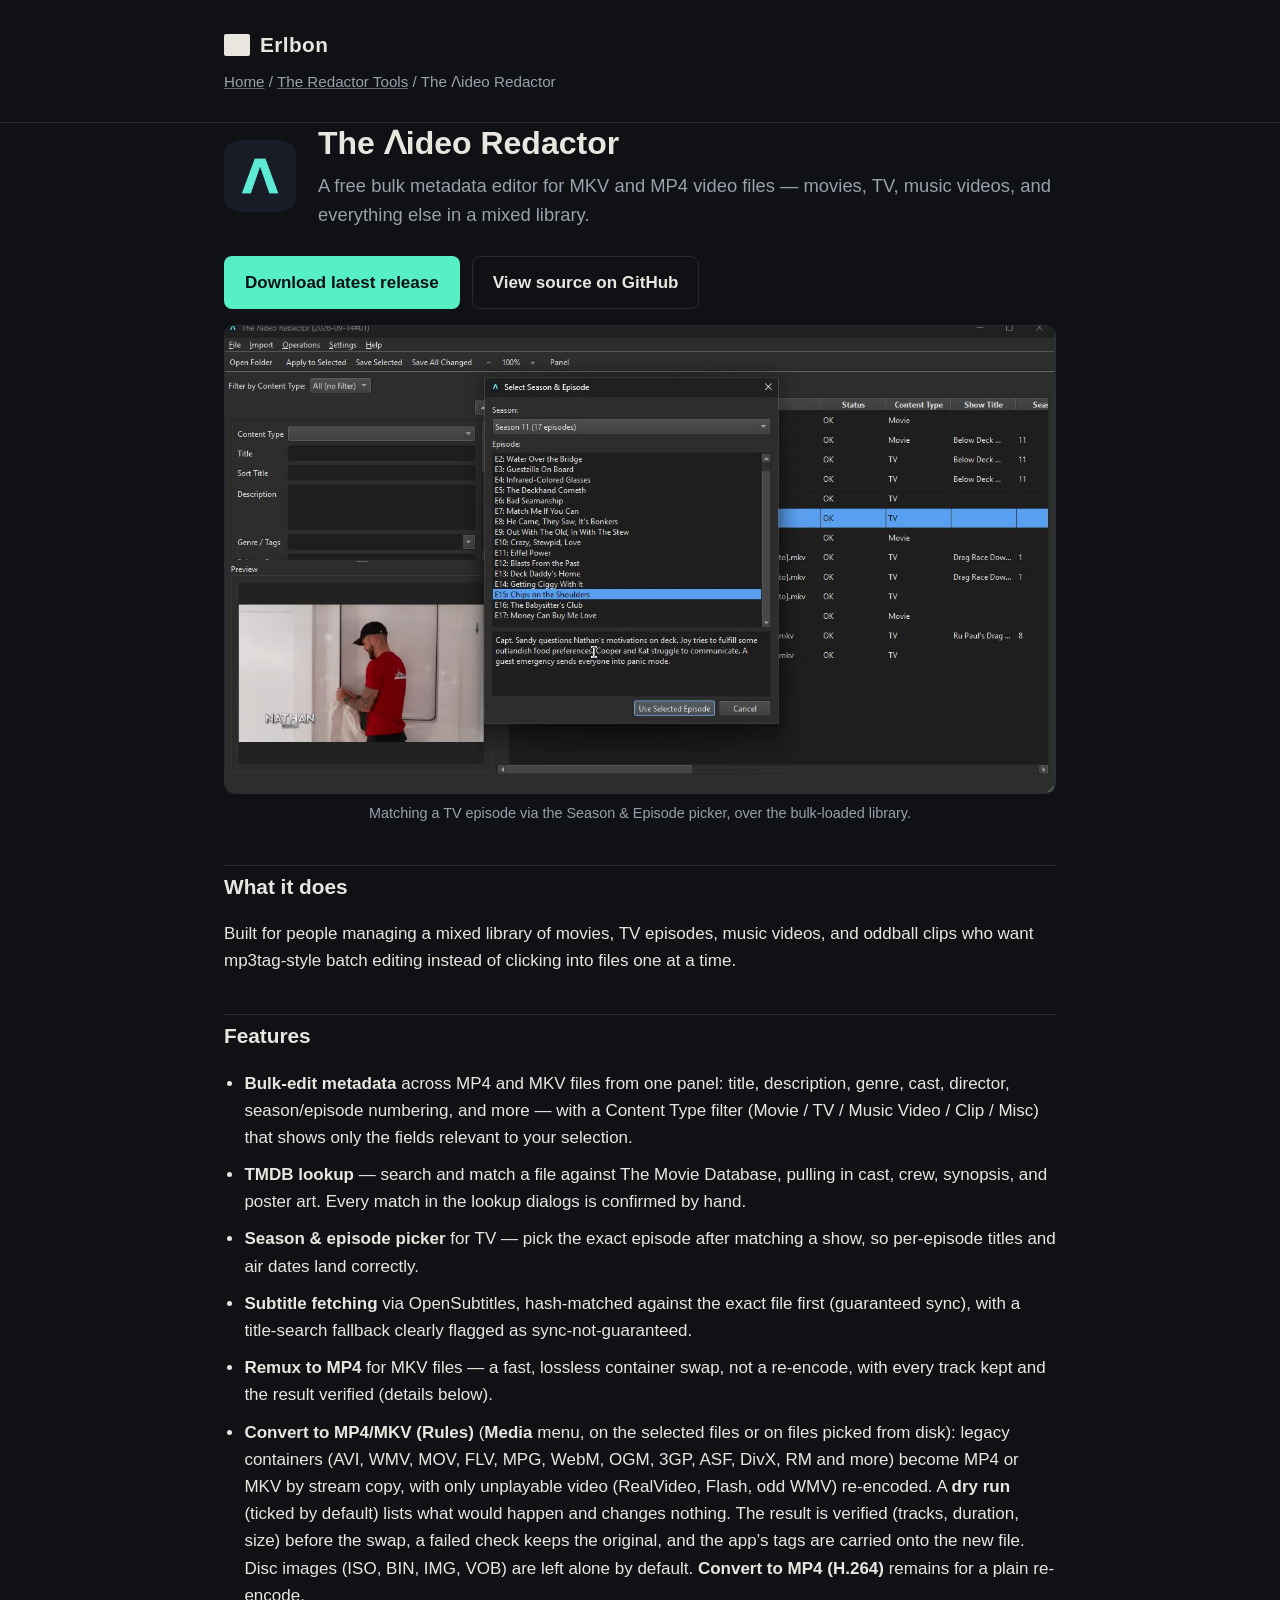
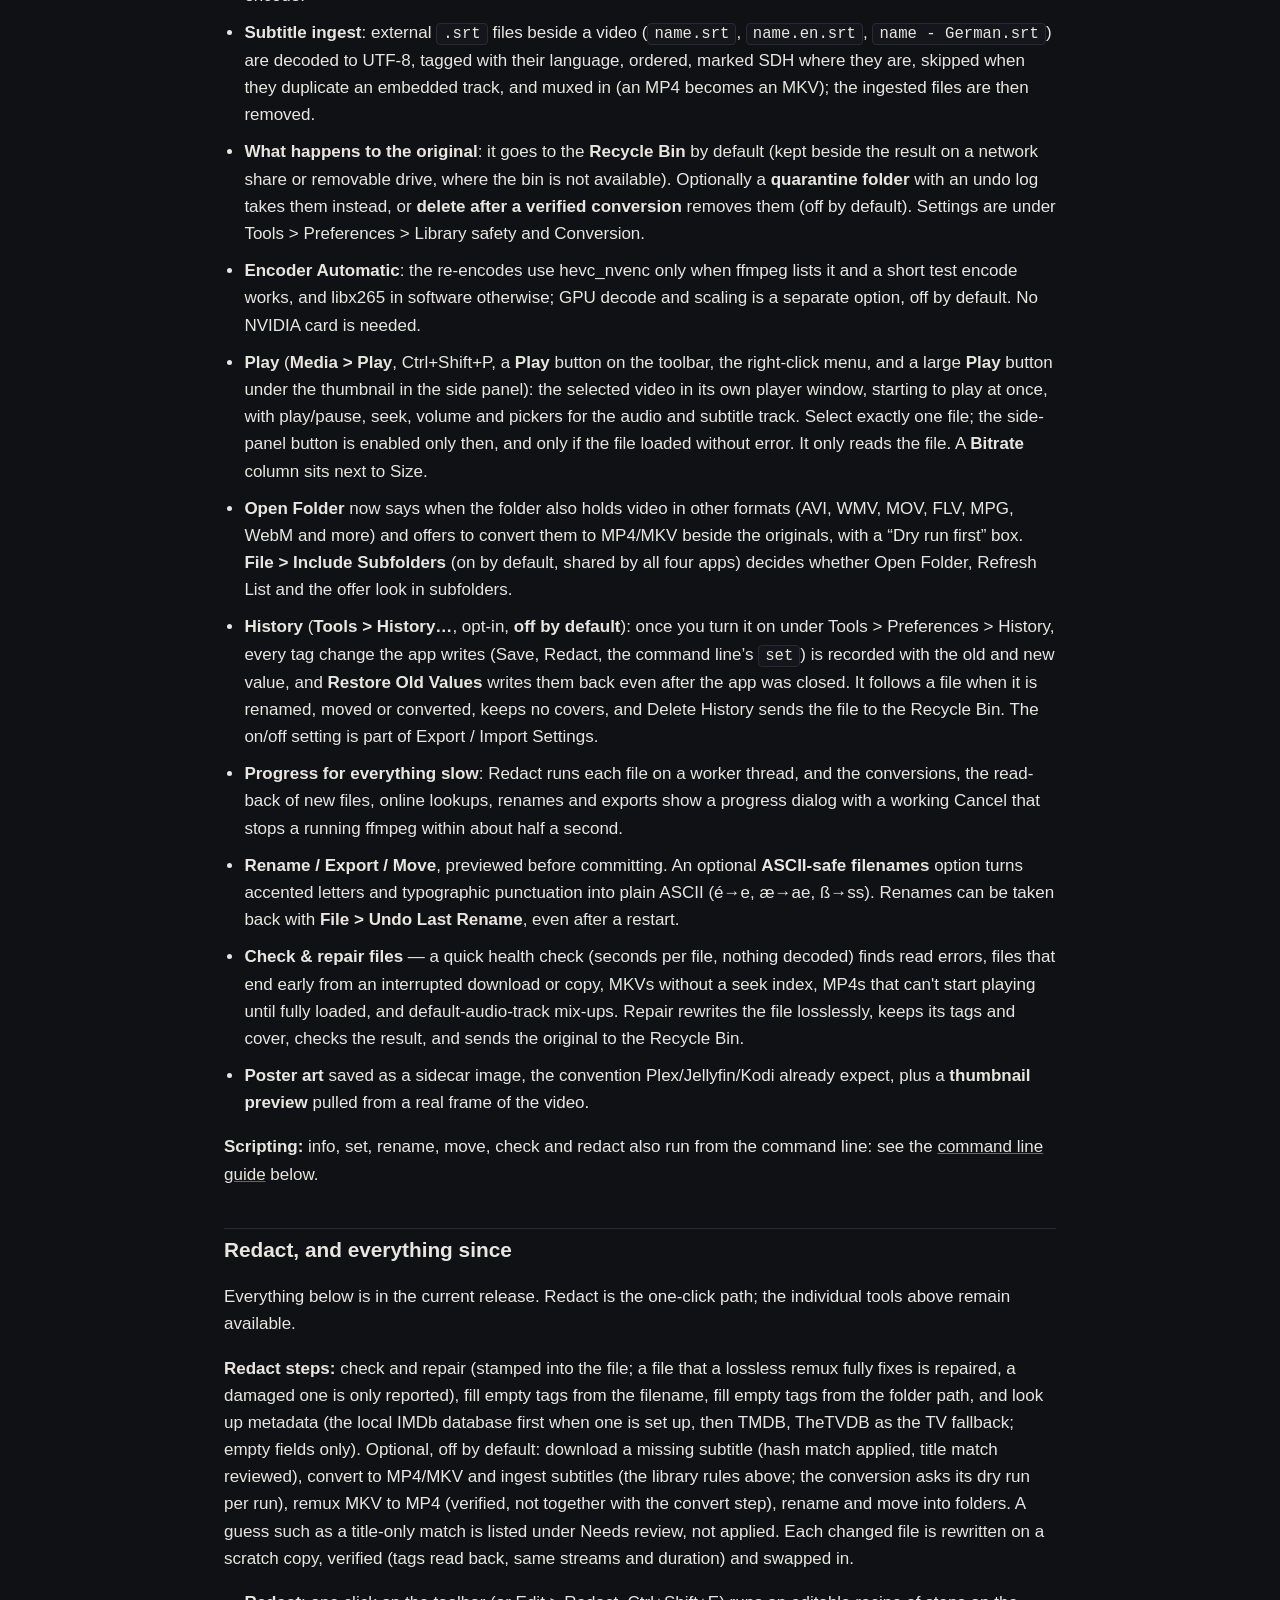
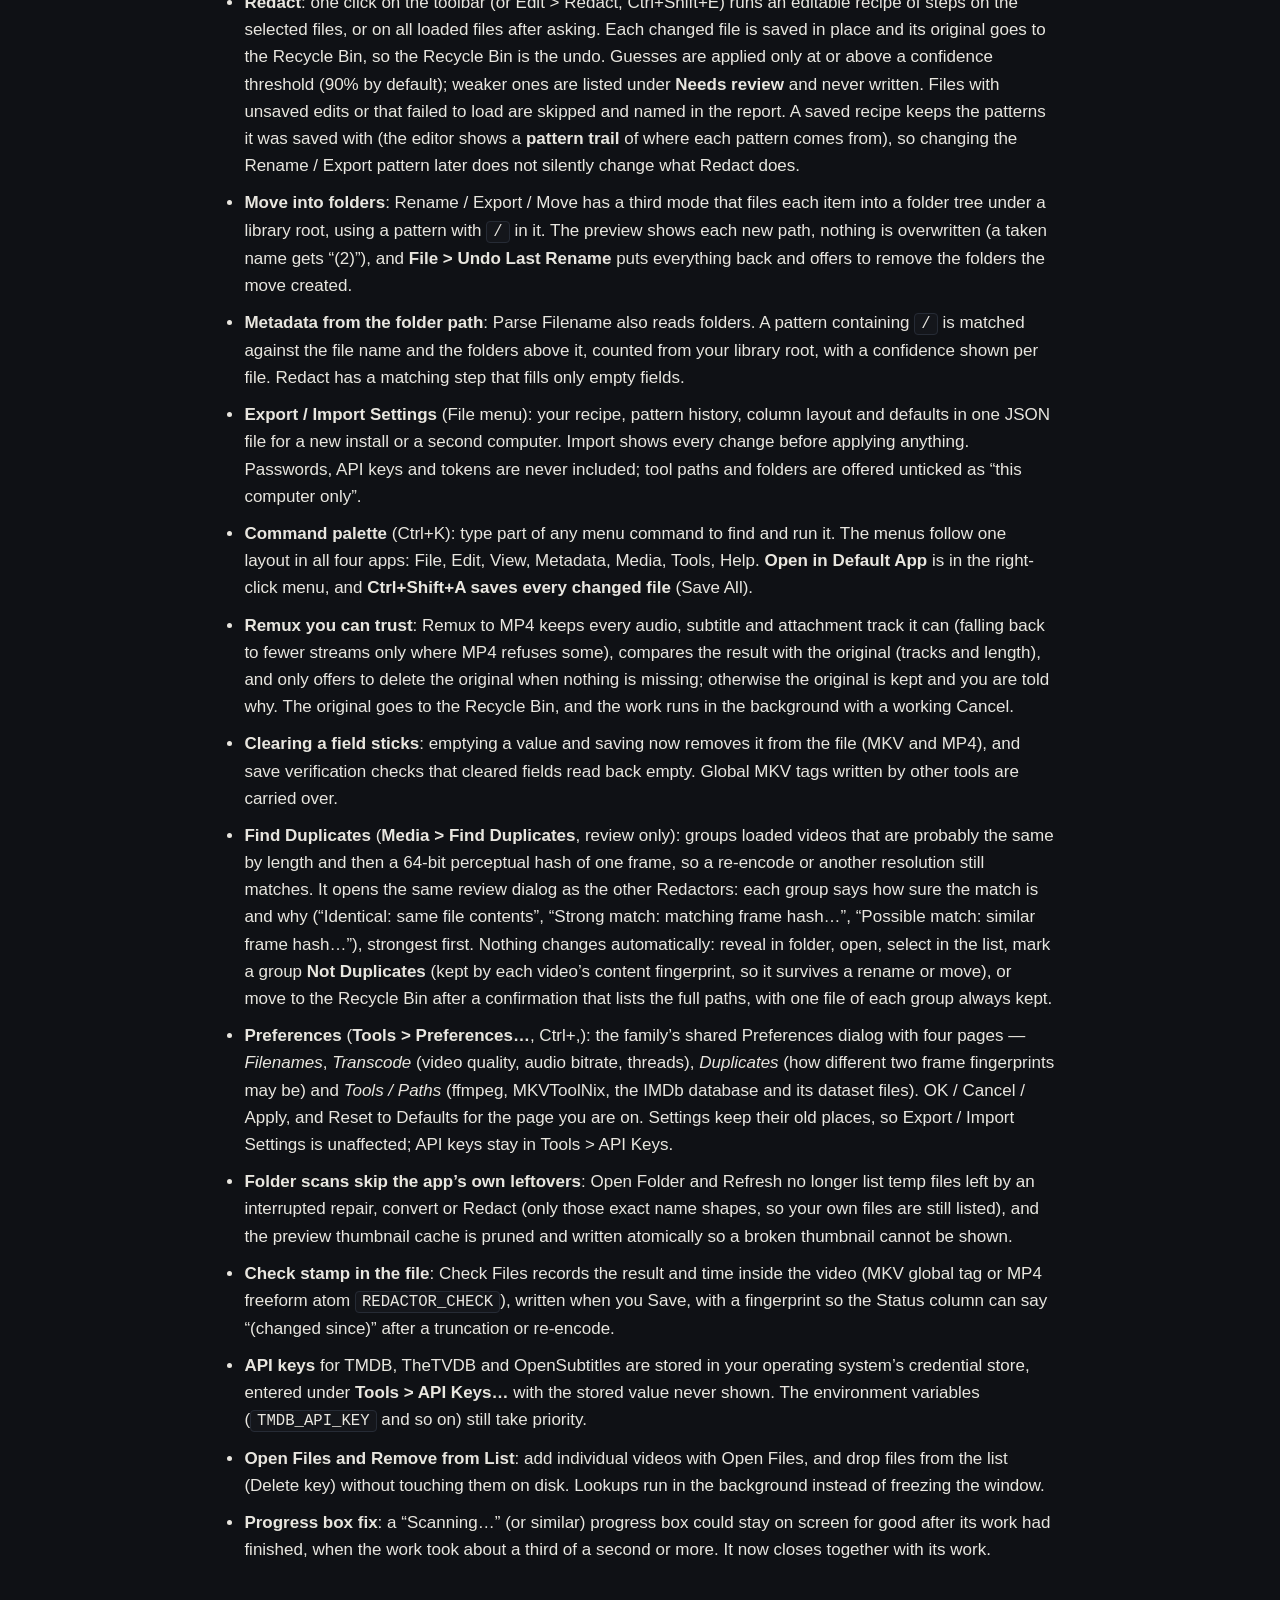
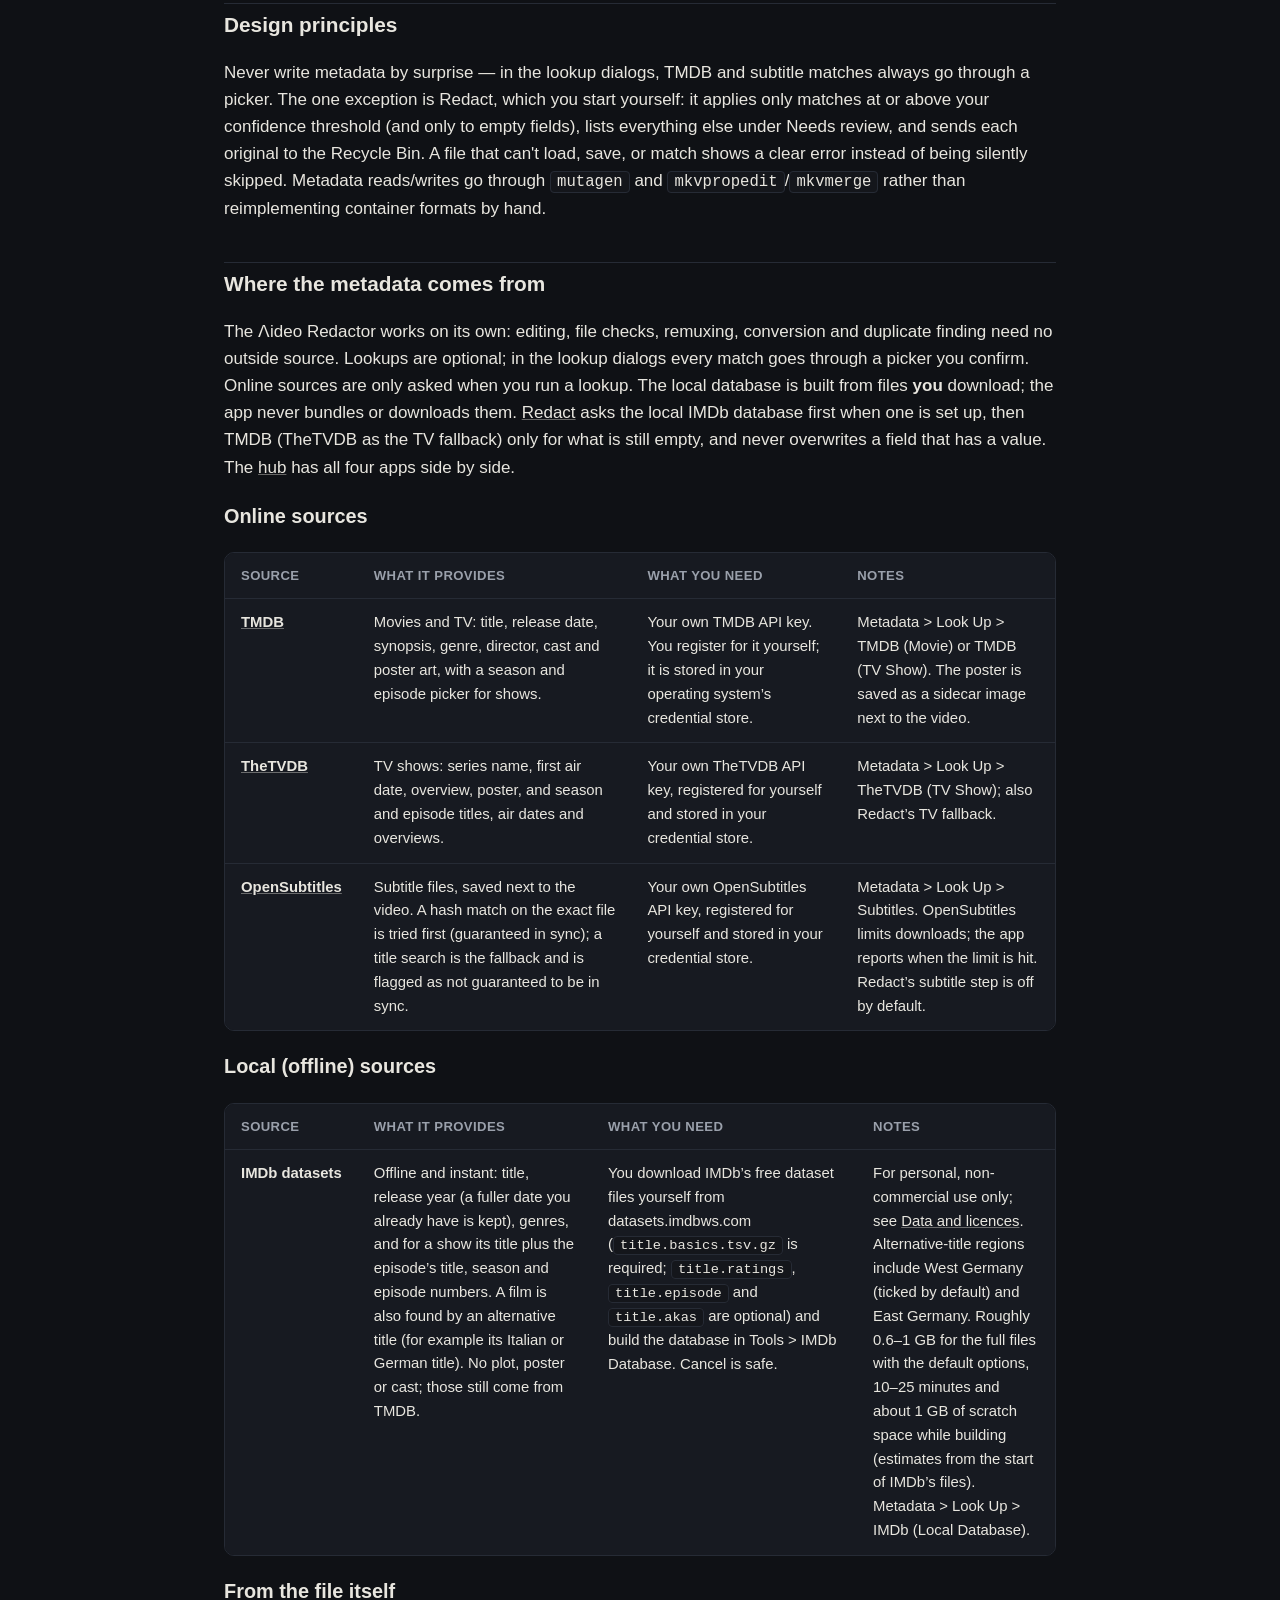
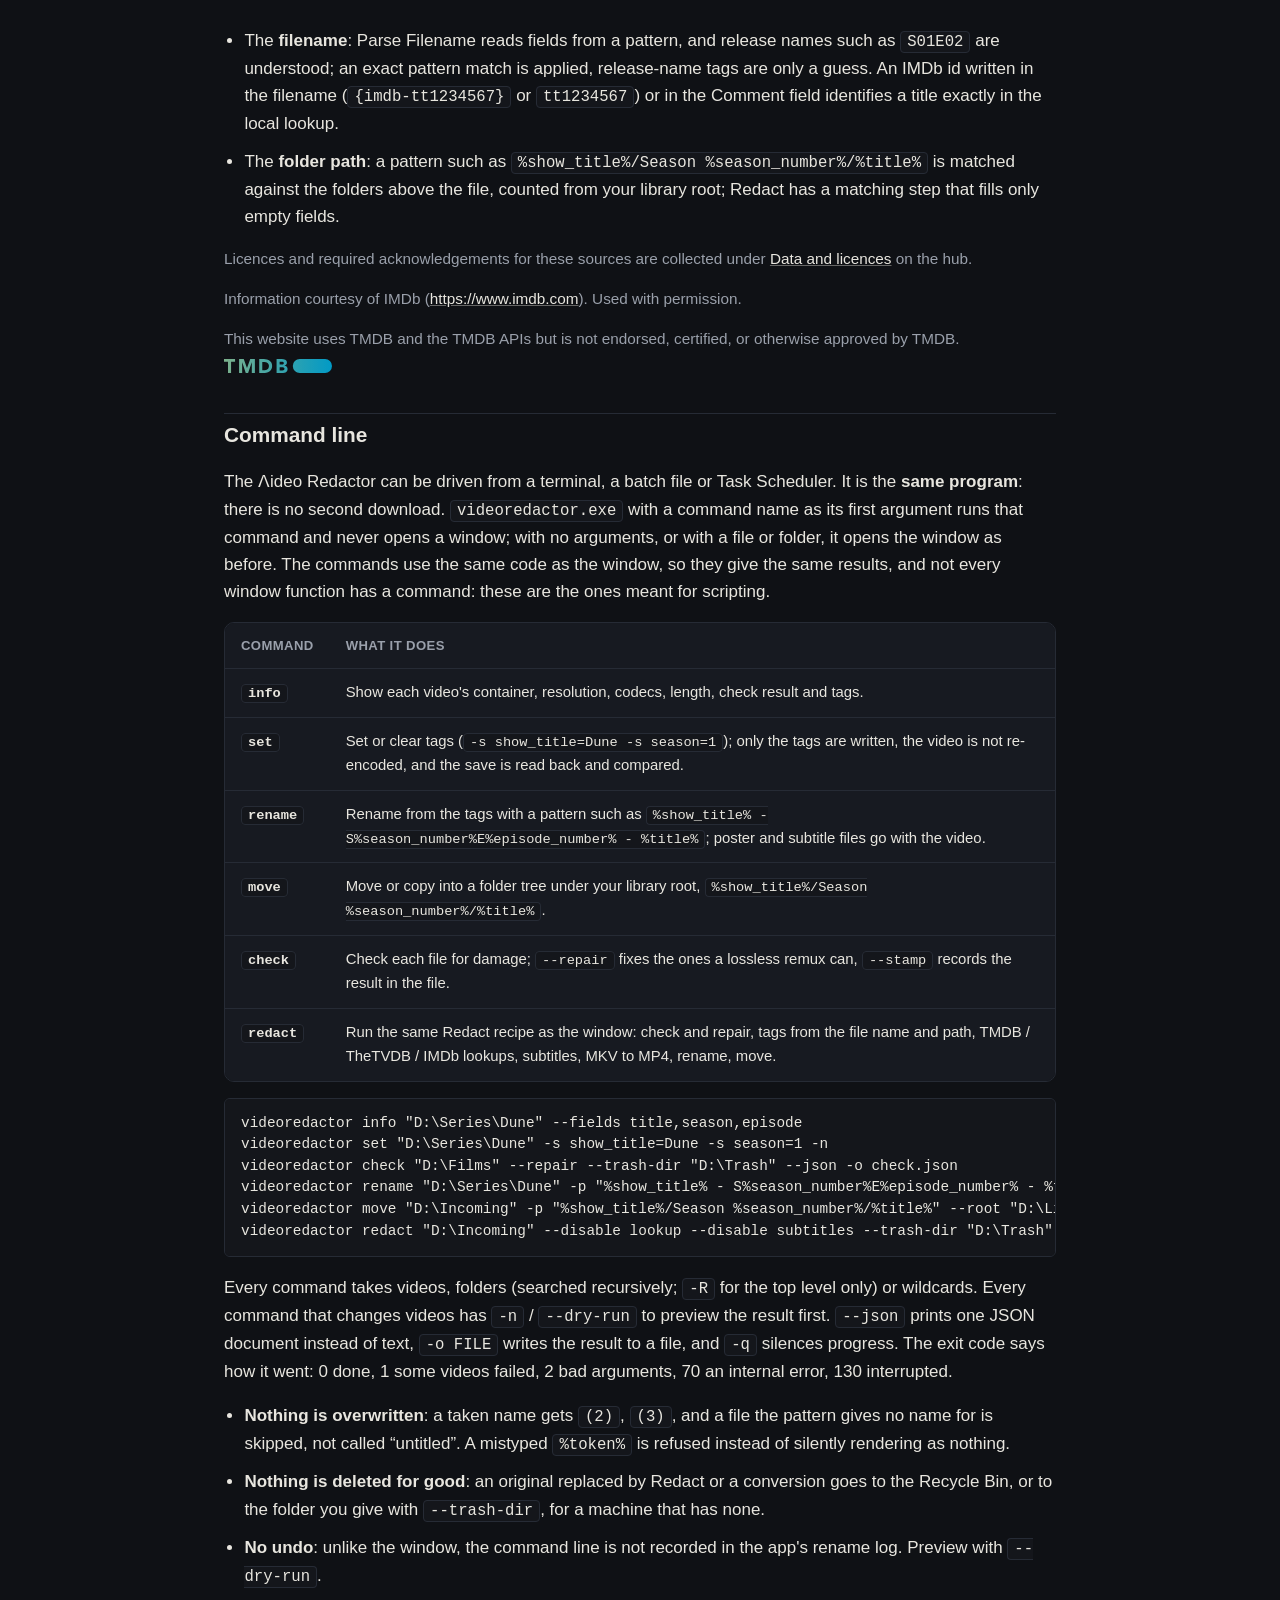
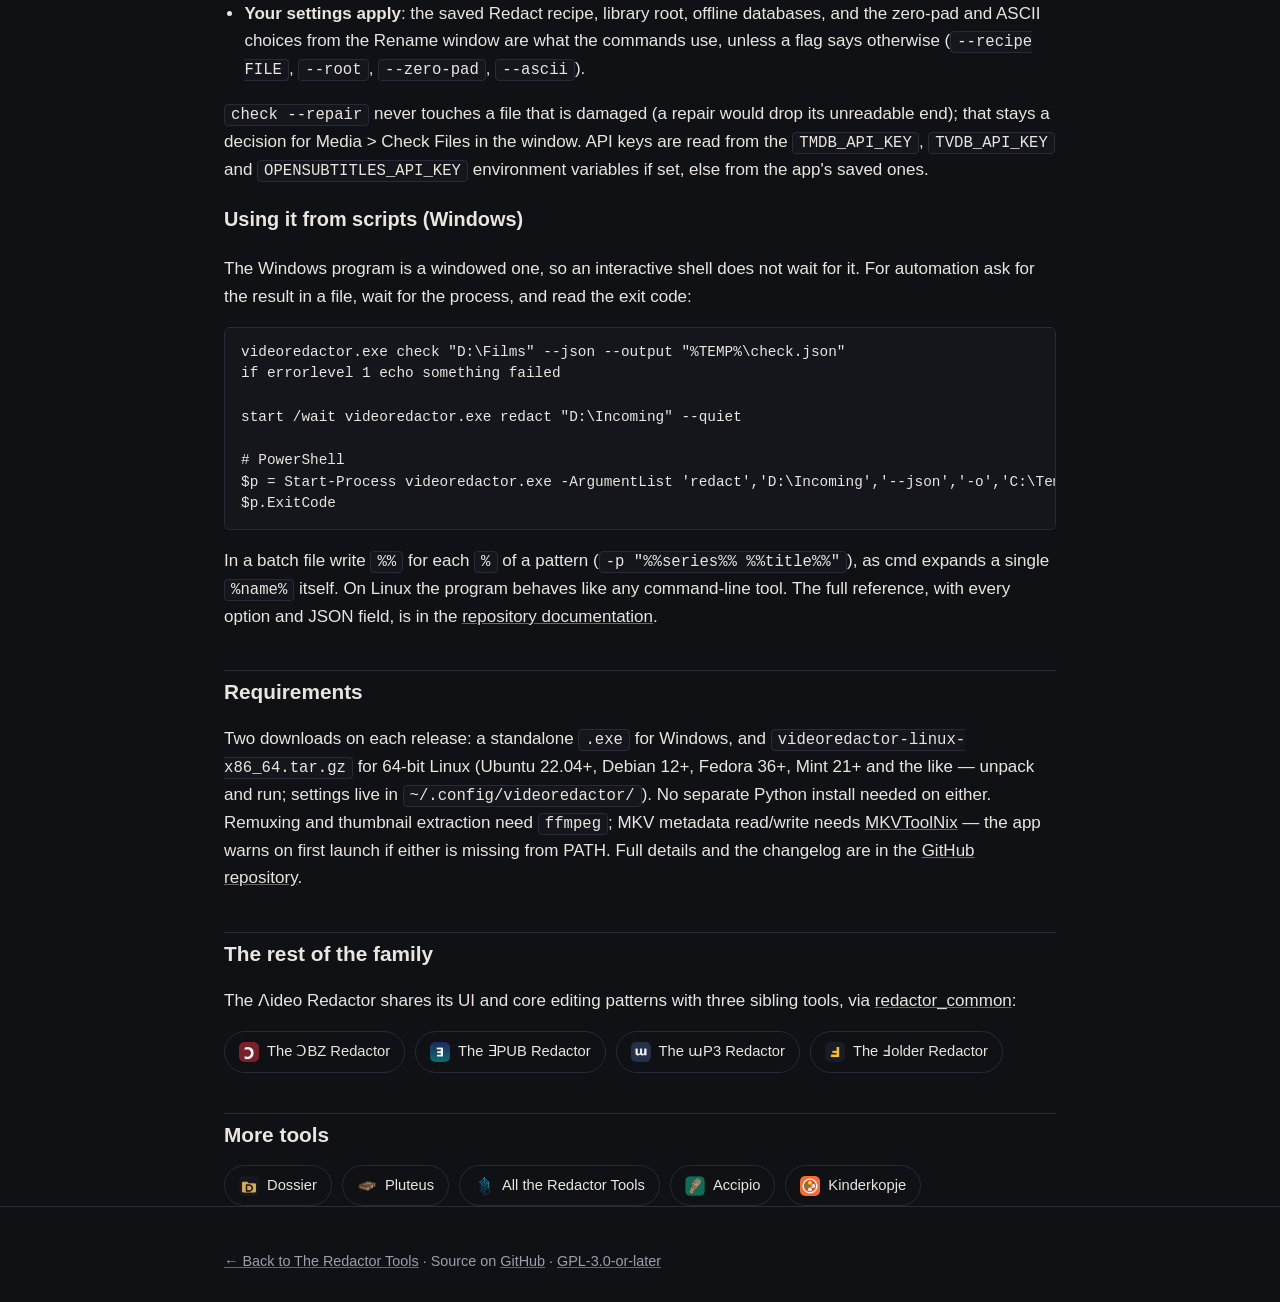
<file: videoredactor/index.html>
<!doctype html>
<html lang="en">
<head>
<meta charset="utf-8">
<meta name="viewport" content="width=device-width, initial-scale=1">
<title>Video Redactor — Bulk MKV/MP4 Metadata Editor for Windows &amp; Linux</title>
<meta name="description" content="The Ʌideo Redactor is a free Windows and Linux app for bulk-editing MKV/MP4 metadata, with TMDB lookups, season/episode matching, subtitle fetching, and poster art.">
<link rel="canonical" href="https://erlbon.github.io/videoredactor/">
<link rel="icon" href="../assets/img/videoredactor.png" type="image/png">

<meta property="og:type" content="website">
<meta property="og:title" content="The Ʌideo Redactor — Bulk MKV/MP4 Metadata Editor">
<meta property="og:description" content="Free Windows and Linux app for bulk-editing MKV/MP4 metadata, with TMDB lookups, subtitle fetching, and poster art.">
<meta property="og:url" content="https://erlbon.github.io/videoredactor/">
<meta property="og:image" content="https://erlbon.github.io/assets/img/screenshots/videoredactor-1.jpg">
<meta name="twitter:card" content="summary_large_image">

<link rel="stylesheet" href="../assets/style.css">

<script type="application/ld+json">
{
  "@context": "https://schema.org",
  "@type": "SoftwareApplication",
  "name": "The Ʌideo Redactor",
  "alternateName": "Video Redactor",
  "description": "A bulk metadata editor for MKV and MP4 video files, with TMDB lookups, season/episode matching, OpenSubtitles fetching, MKV-to-MP4 remuxing, and poster art.",
  "url": "https://erlbon.github.io/videoredactor/",
  "downloadUrl": "https://github.com/Erlbon/videoredactor/releases/latest",
  "operatingSystem": "Windows, Linux",
  "applicationCategory": "UtilitiesApplication",
  "softwareVersion": "2026-10-15#01",
  "license": "https://www.gnu.org/licenses/gpl-3.0.html",
  "featureList": [
    "Command line: the same program with a command name, for scripts and scheduled tasks (--json, --dry-run, exit codes)",
    "Bulk-edit MP4 and MKV metadata",
    "TMDB and TheTVDB lookups with season and episode matching",
    "Subtitle fetching from OpenSubtitles",
    "Remux MKV to MP4 keeping every track, verified before the original is offered for deletion",
    "Check and repair files, with a check stamp in the file",
    "Find Duplicates by perceptual frame hash, in the shared review dialog (match tiers, Not Duplicates dismissals; review only)",
    "Preferences dialog (Tools > Preferences, Ctrl+,)",
    "Redact: check, fill in and look up in one click",
    "Move into folders and metadata from the folder path",
    "Export and Import Settings",
    "TMDB, TheTVDB and OpenSubtitles keys in the operating system's credential store",
    "Online lookups: TMDB, TheTVDB and OpenSubtitles (your own keys)",
    "Offline lookup in a local IMDb database built from datasets you download (personal, non-commercial use; never bundled)",
    "Convert to MP4/MKV by library rules (stream copy where possible, verified before the swap) with a dry run, as a Media action and an optional Redact step",
    "Subtitle ingest: external .srt files decoded to UTF-8, language-tagged and muxed in",
    "Original goes to the Recycle Bin by default; optional quarantine folder and optional delete-after-conversion",
    "Encoder Automatic: hevc_nvenc only where an NVIDIA card works, else libx265 in software",
    "Media > Play: a player that starts playing at once, with audio and subtitle track pickers; also a toolbar Play button and a large Play button under the thumbnail in the side panel",
    "Offer to convert AVI, WMV, MOV and other video formats when opening a folder; File > Include Subfolders",
    "Opt-in History (off by default): tag changes recorded and undoable after the app was closed; included in Export / Import Settings",
    "Progress dialog with Cancel for everything slow; Cancel stops a running ffmpeg",
    "Windows and Linux downloads"
  ],
  "offers": { "@type": "Offer", "price": "0", "priceCurrency": "USD" },
  "author": { "@type": "Person", "name": "Erlbon", "url": "https://github.com/Erlbon" },
  "isPartOf": { "@type": "WebSite", "name": "Erlbon", "url": "https://erlbon.github.io/" }
}
</script>
</head>
<body data-app="video">

<header class="site-header">
  <div class="wrap">
    <a class="wordmark" href="/"><span class="bar" aria-hidden="true"></span> Erlbon</a>
    <nav class="crumbs"><a href="/">Home</a> / <a href="/redactors/">The Redactor Tools</a> / The Ʌideo Redactor</nav>
  </div>
</header>

<main class="wrap">
  <div class="hero">
    <img class="icon" src="../assets/img/videoredactor.png" alt="The Ʌideo Redactor icon" width="72" height="72">
    <div>
      <h1>The Ʌideo Redactor</h1>
      <p class="tagline" style="margin-bottom:0">A free bulk metadata editor for MKV and MP4 video files — movies, TV, music videos, and everything else in a mixed library.</p>
    </div>
  </div>

  <div class="btn-row">
    <a class="btn primary" href="https://github.com/Erlbon/videoredactor/releases/latest">Download latest release</a>
    <a class="btn secondary" href="https://github.com/Erlbon/videoredactor">View source on GitHub</a>
  </div>

  <div class="screenshots">
    <figure>
      <img src="../assets/img/screenshots/videoredactor-1.jpg" alt="The Ʌideo Redactor's Select Season &amp; Episode dialog open over the main window, matching a TV file against Below Deck season 11's episode list, with a loaded library table of movies and TV episodes visible behind it." width="1274" height="716" loading="lazy">
      <figcaption>Matching a TV episode via the Season &amp; Episode picker, over the bulk-loaded library.</figcaption>
    </figure>
  </div>

  <h2>What it does</h2>
  <p>Built for people managing a mixed library of movies, TV episodes, music videos, and oddball clips who want mp3tag-style batch editing instead of clicking into files one at a time.</p>

  <h2>Features</h2>
  <ul class="feature-list">
    <li><strong>Bulk-edit metadata</strong> across MP4 and MKV files from one panel: title, description, genre, cast, director, season/episode numbering, and more — with a Content Type filter (Movie / TV / Music Video / Clip / Misc) that shows only the fields relevant to your selection.</li>
    <li><strong>TMDB lookup</strong> — search and match a file against The Movie Database, pulling in cast, crew, synopsis, and poster art. Every match in the lookup dialogs is confirmed by hand.</li>
    <li><strong>Season &amp; episode picker</strong> for TV — pick the exact episode after matching a show, so per-episode titles and air dates land correctly.</li>
    <li><strong>Subtitle fetching</strong> via OpenSubtitles, hash-matched against the exact file first (guaranteed sync), with a title-search fallback clearly flagged as sync-not-guaranteed.</li>
    <li><strong>Remux to MP4</strong> for MKV files — a fast, lossless container swap, not a re-encode, with every track kept and the result verified (details below).</li>
    <li><strong>Convert to MP4/MKV (Rules)</strong> (<strong>Media</strong> menu, on the selected files or on files picked from disk): legacy containers (AVI, WMV, MOV, FLV, MPG, WebM, OGM, 3GP, ASF, DivX, RM and more) become MP4 or MKV by stream copy, with only unplayable video (RealVideo, Flash, odd WMV) re-encoded. A <strong>dry run</strong> (ticked by default) lists what would happen and changes nothing. The result is verified (tracks, duration, size) before the swap, a failed check keeps the original, and the app&rsquo;s tags are carried onto the new file. Disc images (ISO, BIN, IMG, VOB) are left alone by default. <strong>Convert to MP4 (H.264)</strong> remains for a plain re-encode.</li>
    <li><strong>Subtitle ingest</strong>: external <code>.srt</code> files beside a video (<code>name.srt</code>, <code>name.en.srt</code>, <code>name - German.srt</code>) are decoded to UTF-8, tagged with their language, ordered, marked SDH where they are, skipped when they duplicate an embedded track, and muxed in (an MP4 becomes an MKV); the ingested files are then removed.</li>
    <li><strong>What happens to the original</strong>: it goes to the <strong>Recycle Bin</strong> by default (kept beside the result on a network share or removable drive, where the bin is not available). Optionally a <strong>quarantine folder</strong> with an undo log takes them instead, or <strong>delete after a verified conversion</strong> removes them (off by default). Settings are under Tools &gt; Preferences &gt; Library safety and Conversion.</li>
    <li><strong>Encoder Automatic</strong>: the re-encodes use hevc_nvenc only when ffmpeg lists it and a short test encode works, and libx265 in software otherwise; GPU decode and scaling is a separate option, off by default. No NVIDIA card is needed.</li>
    <li><strong>Play</strong> (<strong>Media &gt; Play</strong>, Ctrl+Shift+P, a <strong>Play</strong> button on the toolbar, the right-click menu, and a large <strong>Play</strong> button under the thumbnail in the side panel): the selected video in its own player window, starting to play at once, with play/pause, seek, volume and pickers for the audio and subtitle track. Select exactly one file; the side-panel button is enabled only then, and only if the file loaded without error. It only reads the file. A <strong>Bitrate</strong> column sits next to Size.</li>
    <li><strong>Open Folder</strong> now says when the folder also holds video in other formats (AVI, WMV, MOV, FLV, MPG, WebM and more) and offers to convert them to MP4/MKV beside the originals, with a &ldquo;Dry run first&rdquo; box. <strong>File &gt; Include Subfolders</strong> (on by default, shared by all four apps) decides whether Open Folder, Refresh List and the offer look in subfolders.</li>
    <li><strong>History</strong> (<strong>Tools &gt; History&hellip;</strong>, opt-in, <strong>off by default</strong>): once you turn it on under Tools &gt; Preferences &gt; History, every tag change the app writes (Save, Redact, the command line&rsquo;s <code>set</code>) is recorded with the old and new value, and <strong>Restore Old Values</strong> writes them back even after the app was closed. It follows a file when it is renamed, moved or converted, keeps no covers, and Delete History sends the file to the Recycle Bin. The on/off setting is part of Export / Import Settings.</li>
    <li><strong>Progress for everything slow</strong>: Redact runs each file on a worker thread, and the conversions, the read-back of new files, online lookups, renames and exports show a progress dialog with a working Cancel that stops a running ffmpeg within about half a second.</li>
    <li><strong>Rename / Export / Move</strong>, previewed before committing. An optional <strong>ASCII-safe filenames</strong> option turns accented letters and typographic punctuation into plain ASCII (é→e, æ→ae, ß→ss). Renames can be taken back with <strong>File &gt; Undo Last Rename</strong>, even after a restart.</li>
    <li><strong>Check &amp; repair files</strong> — a quick health check (seconds per file, nothing decoded) finds read errors, files that end early from an interrupted download or copy, MKVs without a seek index, MP4s that can't start playing until fully loaded, and default-audio-track mix-ups. Repair rewrites the file losslessly, keeps its tags and cover, checks the result, and sends the original to the Recycle Bin.</li>
    <li><strong>Poster art</strong> saved as a sidecar image, the convention Plex/Jellyfin/Kodi already expect, plus a <strong>thumbnail preview</strong> pulled from a real frame of the video.</li>
  </ul>

  <p><strong>Scripting:</strong> info, set, rename, move, check and redact also run from the command line: see the <a href="#cli">command line guide</a> below.</p>

  <h2 id="redact">Redact, and everything since</h2>
  <p>Everything below is in the current release. Redact is the one-click path; the individual tools above remain available.</p>
  <p><strong>Redact steps:</strong> check and repair (stamped into the file; a file that a lossless remux fully fixes is repaired, a damaged one is only reported), fill empty tags from the filename, fill empty tags from the folder path, and look up metadata (the local IMDb database first when one is set up, then TMDB, TheTVDB as the TV fallback; empty fields only). Optional, off by default: download a missing subtitle (hash match applied, title match reviewed), convert to MP4/MKV and ingest subtitles (the library rules above; the conversion asks its dry run per run), remux MKV to MP4 (verified, not together with the convert step), rename and move into folders. A guess such as a title-only match is listed under Needs review, not applied. Each changed file is rewritten on a scratch copy, verified (tags read back, same streams and duration) and swapped in.</p>
  <ul class="feature-list">
    <li><strong>Redact</strong>: one click on the toolbar (or Edit &gt; Redact, Ctrl+Shift+E) runs an editable recipe of steps on the selected files, or on all loaded files after asking. Each changed file is saved in place and its original goes to the Recycle Bin, so the Recycle Bin is the undo. Guesses are applied only at or above a confidence threshold (90% by default); weaker ones are listed under <strong>Needs review</strong> and never written. Files with unsaved edits or that failed to load are skipped and named in the report. A saved recipe keeps the patterns it was saved with (the editor shows a <strong>pattern trail</strong> of where each pattern comes from), so changing the Rename / Export pattern later does not silently change what Redact does.</li>
    <li><strong>Move into folders</strong>: Rename / Export / Move has a third mode that files each item into a folder tree under a library root, using a pattern with <code>/</code> in it. The preview shows each new path, nothing is overwritten (a taken name gets &ldquo;(2)&rdquo;), and <strong>File &gt; Undo Last Rename</strong> puts everything back and offers to remove the folders the move created.</li>
    <li><strong>Metadata from the folder path</strong>: Parse Filename also reads folders. A pattern containing <code>/</code> is matched against the file name and the folders above it, counted from your library root, with a confidence shown per file. Redact has a matching step that fills only empty fields.</li>
    <li><strong>Export / Import Settings</strong> (File menu): your recipe, pattern history, column layout and defaults in one JSON file for a new install or a second computer. Import shows every change before applying anything. Passwords, API keys and tokens are never included; tool paths and folders are offered unticked as &ldquo;this computer only&rdquo;.</li>
    <li><strong>Command palette</strong> (Ctrl+K): type part of any menu command to find and run it. The menus follow one layout in all four apps: File, Edit, View, Metadata, Media, Tools, Help. <strong>Open in Default App</strong> is in the right-click menu, and <strong>Ctrl+Shift+A saves every changed file</strong> (Save All).</li>
    <li><strong>Remux you can trust</strong>: Remux to MP4 keeps every audio, subtitle and attachment track it can (falling back to fewer streams only where MP4 refuses some), compares the result with the original (tracks and length), and only offers to delete the original when nothing is missing; otherwise the original is kept and you are told why. The original goes to the Recycle Bin, and the work runs in the background with a working Cancel.</li>
    <li><strong>Clearing a field sticks</strong>: emptying a value and saving now removes it from the file (MKV and MP4), and save verification checks that cleared fields read back empty. Global MKV tags written by other tools are carried over.</li>
    <li><strong>Find Duplicates</strong> (<strong>Media &gt; Find Duplicates</strong>, review only): groups loaded videos that are probably the same by length and then a 64-bit perceptual hash of one frame, so a re-encode or another resolution still matches. It opens the same review dialog as the other Redactors: each group says how sure the match is and why (&ldquo;Identical: same file contents&rdquo;, &ldquo;Strong match: matching frame hash&hellip;&rdquo;, &ldquo;Possible match: similar frame hash&hellip;&rdquo;), strongest first. Nothing changes automatically: reveal in folder, open, select in the list, mark a group <strong>Not Duplicates</strong> (kept by each video&rsquo;s content fingerprint, so it survives a rename or move), or move to the Recycle Bin after a confirmation that lists the full paths, with one file of each group always kept.</li>
    <li><strong>Preferences</strong> (<strong>Tools &gt; Preferences&hellip;</strong>, Ctrl+,): the family&rsquo;s shared Preferences dialog with four pages &mdash; <em>Filenames</em>, <em>Transcode</em> (video quality, audio bitrate, threads), <em>Duplicates</em> (how different two frame fingerprints may be) and <em>Tools / Paths</em> (ffmpeg, MKVToolNix, the IMDb database and its dataset files). OK / Cancel / Apply, and Reset to Defaults for the page you are on. Settings keep their old places, so Export / Import Settings is unaffected; API keys stay in Tools &gt; API Keys.</li>
    <li><strong>Folder scans skip the app&rsquo;s own leftovers</strong>: Open Folder and Refresh no longer list temp files left by an interrupted repair, convert or Redact (only those exact name shapes, so your own files are still listed), and the preview thumbnail cache is pruned and written atomically so a broken thumbnail cannot be shown.</li>
    <li><strong>Check stamp in the file</strong>: Check Files records the result and time inside the video (MKV global tag or MP4 freeform atom <code>REDACTOR_CHECK</code>), written when you Save, with a fingerprint so the Status column can say &ldquo;(changed since)&rdquo; after a truncation or re-encode.</li>
    <li><strong>API keys</strong> for TMDB, TheTVDB and OpenSubtitles are stored in your operating system&rsquo;s credential store, entered under <strong>Tools &gt; API Keys&hellip;</strong> with the stored value never shown. The environment variables (<code>TMDB_API_KEY</code> and so on) still take priority.</li>
    <li><strong>Open Files and Remove from List</strong>: add individual videos with Open Files, and drop files from the list (Delete key) without touching them on disk. Lookups run in the background instead of freezing the window.</li>
    <li><strong>Progress box fix</strong>: a &ldquo;Scanning&hellip;&rdquo; (or similar) progress box could stay on screen for good after its work had finished, when the work took about a third of a second or more. It now closes together with its work.</li>
  </ul>

  <h2>Design principles</h2>
  <p>Never write metadata by surprise — in the lookup dialogs, TMDB and subtitle matches always go through a picker. The one exception is Redact, which you start yourself: it applies only matches at or above your confidence threshold (and only to empty fields), lists everything else under Needs review, and sends each original to the Recycle Bin. A file that can't load, save, or match shows a clear error instead of being silently skipped. Metadata reads/writes go through <code>mutagen</code> and <code>mkvpropedit</code>/<code>mkvmerge</code> rather than reimplementing container formats by hand.</p>

  <h2 id="sources">Where the metadata comes from</h2>
  <p>The Ʌideo Redactor works on its own: editing, file checks, remuxing, conversion and duplicate finding need no outside source. Lookups are optional; in the lookup dialogs every match goes through a picker you confirm. Online sources are only asked when you run a lookup. The local database is built from files <strong>you</strong> download; the app never bundles or downloads them. <a href="#redact">Redact</a> asks the local IMDb database first when one is set up, then TMDB (TheTVDB as the TV fallback) only for what is still empty, and never overwrites a field that has a value. The <a href="../redactors/#sources">hub</a> has all four apps side by side.</p>

  <h3>Online sources</h3>
  <div class="table-wrap">
    <table class="format-table">
      <thead>
        <tr><th>Source</th><th>What it provides</th><th>What you need</th><th>Notes</th></tr>
      </thead>
      <tbody>
        <tr>
          <th scope="row"><a href="https://www.themoviedb.org/">TMDB</a></th>
          <td>Movies and TV: title, release date, synopsis, genre, director, cast and poster art, with a season and episode picker for shows.</td>
          <td>Your own TMDB API key. You register for it yourself; it is stored in your operating system&rsquo;s credential store.</td>
          <td>Metadata &gt; Look Up &gt; TMDB (Movie) or TMDB (TV Show). The poster is saved as a sidecar image next to the video.</td>
        </tr>
        <tr>
          <th scope="row"><a href="https://thetvdb.com/">TheTVDB</a></th>
          <td>TV shows: series name, first air date, overview, poster, and season and episode titles, air dates and overviews.</td>
          <td>Your own TheTVDB API key, registered for yourself and stored in your credential store.</td>
          <td>Metadata &gt; Look Up &gt; TheTVDB (TV Show); also Redact&rsquo;s TV fallback.</td>
        </tr>
        <tr>
          <th scope="row"><a href="https://www.opensubtitles.com/">OpenSubtitles</a></th>
          <td>Subtitle files, saved next to the video. A hash match on the exact file is tried first (guaranteed in sync); a title search is the fallback and is flagged as not guaranteed to be in sync.</td>
          <td>Your own OpenSubtitles API key, registered for yourself and stored in your credential store.</td>
          <td>Metadata &gt; Look Up &gt; Subtitles. OpenSubtitles limits downloads; the app reports when the limit is hit. Redact&rsquo;s subtitle step is off by default.</td>
        </tr>
      </tbody>
    </table>
  </div>

  <h3>Local (offline) sources</h3>
  <div class="table-wrap">
    <table class="format-table">
      <thead>
        <tr><th>Source</th><th>What it provides</th><th>What you need</th><th>Notes</th></tr>
      </thead>
      <tbody>
        <tr>
          <th scope="row">IMDb datasets</th>
          <td>Offline and instant: title, release year (a fuller date you already have is kept), genres, and for a show its title plus the episode&rsquo;s title, season and episode numbers. A film is also found by an alternative title (for example its Italian or German title). No plot, poster or cast; those still come from TMDB.</td>
          <td>You download IMDb&rsquo;s free dataset files yourself from datasets.imdbws.com (<code>title.basics.tsv.gz</code> is required; <code>title.ratings</code>, <code>title.episode</code> and <code>title.akas</code> are optional) and build the database in Tools &gt; IMDb Database. Cancel is safe.</td>
          <td>For personal, non-commercial use only; see <a href="../redactors/#data-licences">Data and licences</a>. Alternative-title regions include West Germany (ticked by default) and East Germany. Roughly 0.6&ndash;1 GB for the full files with the default options, 10&ndash;25 minutes and about 1 GB of scratch space while building (estimates from the start of IMDb&rsquo;s files). Metadata &gt; Look Up &gt; IMDb (Local Database).</td>
        </tr>
      </tbody>
    </table>
  </div>

  <h3>From the file itself</h3>
  <ul class="feature-list">
    <li>The <strong>filename</strong>: Parse Filename reads fields from a pattern, and release names such as <code>S01E02</code> are understood; an exact pattern match is applied, release-name tags are only a guess. An IMDb id written in the filename (<code>{imdb-tt1234567}</code> or <code>tt1234567</code>) or in the Comment field identifies a title exactly in the local lookup.</li>
    <li>The <strong>folder path</strong>: a pattern such as <code>%show_title%/Season %season_number%/%title%</code> is matched against the folders above the file, counted from your library root; Redact has a matching step that fills only empty fields.</li>
  </ul>
  <p class="note">Licences and required acknowledgements for these sources are collected under <a href="../redactors/#data-licences">Data and licences</a> on the hub.</p>
  <p class="note">Information courtesy of IMDb (<a href="https://www.imdb.com">https://www.imdb.com</a>). Used with permission.</p>
  <p class="note">This website uses TMDB and the TMDB APIs but is not endorsed, certified, or otherwise approved by TMDB.<a href="https://www.themoviedb.org/"><img class="tmdb-logo" src="../assets/img/tmdb-blue-short.svg" alt="TMDB logo" width="137" height="18"></a></p>

  <h2 id="cli">Command line</h2>
  <p>The Ʌideo Redactor can be driven from a terminal, a batch file or Task Scheduler. It is the <strong>same program</strong>: there is no second download. <code>videoredactor.exe</code> with a command name as its first argument runs that command and never opens a window; with no arguments, or with a file or folder, it opens the window as before. The commands use the same code as the window, so they give the same results, and not every window function has a command: these are the ones meant for scripting.</p>
  <div class="table-wrap">
    <table class="format-table">
      <thead>
        <tr><th>Command</th><th>What it does</th></tr>
      </thead>
      <tbody>
        <tr><th scope="row"><code>info</code></th><td>Show each video's container, resolution, codecs, length, check result and tags.</td></tr>
        <tr><th scope="row"><code>set</code></th><td>Set or clear tags (<code>-s show_title=Dune -s season=1</code>); only the tags are written, the video is not re-encoded, and the save is read back and compared.</td></tr>
        <tr><th scope="row"><code>rename</code></th><td>Rename from the tags with a pattern such as <code>%show_title% - S%season_number%E%episode_number% - %title%</code>; poster and subtitle files go with the video.</td></tr>
        <tr><th scope="row"><code>move</code></th><td>Move or copy into a folder tree under your library root, <code>%show_title%/Season %season_number%/%title%</code>.</td></tr>
        <tr><th scope="row"><code>check</code></th><td>Check each file for damage; <code>--repair</code> fixes the ones a lossless remux can, <code>--stamp</code> records the result in the file.</td></tr>
        <tr><th scope="row"><code>redact</code></th><td>Run the same Redact recipe as the window: check and repair, tags from the file name and path, TMDB / TheTVDB / IMDb lookups, subtitles, MKV to MP4, rename, move.</td></tr>
      </tbody>
    </table>
  </div>
  <pre class="cli-example"><code>videoredactor info "D:\Series\Dune" --fields title,season,episode
videoredactor set "D:\Series\Dune" -s show_title=Dune -s season=1 -n
videoredactor check "D:\Films" --repair --trash-dir "D:\Trash" --json -o check.json
videoredactor rename "D:\Series\Dune" -p "%show_title% - S%season_number%E%episode_number% - %title%" --zero-pad 2
videoredactor move "D:\Incoming" -p "%show_title%/Season %season_number%/%title%" --root "D:\Library"
videoredactor redact "D:\Incoming" --disable lookup --disable subtitles --trash-dir "D:\Trash"</code></pre>
  <p>Every command takes videos, folders (searched recursively; <code>-R</code> for the top level only) or wildcards. Every command that changes videos has <code>-n</code> / <code>--dry-run</code> to preview the result first. <code>--json</code> prints one JSON document instead of text, <code>-o FILE</code> writes the result to a file, and <code>-q</code> silences progress. The exit code says how it went: 0 done, 1 some videos failed, 2 bad arguments, 70 an internal error, 130 interrupted.</p>
  <ul class="feature-list">
    <li><strong>Nothing is overwritten</strong>: a taken name gets <code>(2)</code>, <code>(3)</code>, and a file the pattern gives no name for is skipped, not called &ldquo;untitled&rdquo;. A mistyped <code>%token%</code> is refused instead of silently rendering as nothing.</li>
    <li><strong>Nothing is deleted for good</strong>: an original replaced by Redact or a conversion goes to the Recycle Bin, or to the folder you give with <code>--trash-dir</code>, for a machine that has none.</li>
    <li><strong>No undo</strong>: unlike the window, the command line is not recorded in the app's rename log. Preview with <code>--dry-run</code>.</li>
    <li><strong>Your settings apply</strong>: the saved Redact recipe, library root, offline databases, and the zero-pad and ASCII choices from the Rename window are what the commands use, unless a flag says otherwise (<code>--recipe FILE</code>, <code>--root</code>, <code>--zero-pad</code>, <code>--ascii</code>).</li>
  </ul>
  <p><code>check --repair</code> never touches a file that is damaged (a repair would drop its unreadable end); that stays a decision for Media &gt; Check Files in the window. API keys are read from the <code>TMDB_API_KEY</code>, <code>TVDB_API_KEY</code> and <code>OPENSUBTITLES_API_KEY</code> environment variables if set, else from the app's saved ones.</p>
  <h3>Using it from scripts (Windows)</h3>
  <p>The Windows program is a windowed one, so an interactive shell does not wait for it. For automation ask for the result in a file, wait for the process, and read the exit code:</p>
  <pre class="cli-example"><code>videoredactor.exe check "D:\Films" --json --output "%TEMP%\check.json"
if errorlevel 1 echo something failed

start /wait videoredactor.exe redact "D:\Incoming" --quiet

# PowerShell
$p = Start-Process videoredactor.exe -ArgumentList 'redact','D:\Incoming','--json','-o','C:\Temp\redact.json' -Wait -PassThru
$p.ExitCode</code></pre>
  <p>In a batch file write <code>%%</code> for each <code>%</code> of a pattern (<code>-p "%%series%% %%title%%"</code>), as cmd expands a single <code>%name%</code> itself. On Linux the program behaves like any command-line tool. The full reference, with every option and JSON field, is in the <a href="https://github.com/Erlbon/videoredactor/blob/main/ABOUT.md">repository documentation</a>.</p>

  <h2>Requirements</h2>
  <p>Two downloads on each release: a standalone <code>.exe</code> for Windows, and <code>videoredactor-linux-x86_64.tar.gz</code> for 64-bit Linux (Ubuntu 22.04+, Debian 12+, Fedora 36+, Mint 21+ and the like — unpack and run; settings live in <code>~/.config/videoredactor/</code>). No separate Python install needed on either. Remuxing and thumbnail extraction need <code>ffmpeg</code>; MKV metadata read/write needs <a href="https://mkvtoolnix.download/">MKVToolNix</a> — the app warns on first launch if either is missing from PATH. Full details and the changelog are in the <a href="https://github.com/Erlbon/videoredactor">GitHub repository</a>.</p>

  <h2>The rest of the family</h2>
  <p>The Ʌideo Redactor shares its UI and core editing patterns with three sibling tools, via <a href="https://github.com/Erlbon/redactor_common">redactor_common</a>:</p>
  <div class="sibling-list">
    <a href="../cbzredactor/"><img src="../assets/img/cbzredactor.png" alt="">The ƆBZ Redactor</a>
    <a href="../epubredactor/"><img src="../assets/img/epubredactor.png" alt="">The ƎPUB Redactor</a>
    <a href="../mp3redactor/"><img src="../assets/img/mp3redactor.png" alt="">The ɯP3 Redactor</a>
    <a href="../folderredactor/"><img src="../assets/img/folderredactor.png" alt="">The Ⅎolder Redactor</a>
  </div>

  <h2>More tools</h2>
  <div class="sibling-list">
    <a href="../dossier/"><img src="../assets/img/dossier.png" alt="">Dossier</a>
    <a href="../pluteus/"><img src="../assets/img/pluteus.png" alt="">Pluteus</a>
    <a href="../redactors/"><img src="../assets/img/hero-logo.png" alt="">All the Redactor Tools</a>
    <a href="../accipio/"><img src="../assets/img/accipio.png" alt="">Accipio</a>
    <a href="../kinderkopje/"><img src="../assets/img/kinderkopje.svg" alt="">Kinderkopje</a>
  </div>
</main>

<footer>
  <div class="wrap">
    <p><a href="/redactors/">← Back to The Redactor Tools</a> · Source on <a href="https://github.com/Erlbon/videoredactor">GitHub</a> · <a href="https://www.gnu.org/licenses/gpl-3.0.html">GPL-3.0-or-later</a></p>
  </div>
</footer>

</body>
</html>
</file>
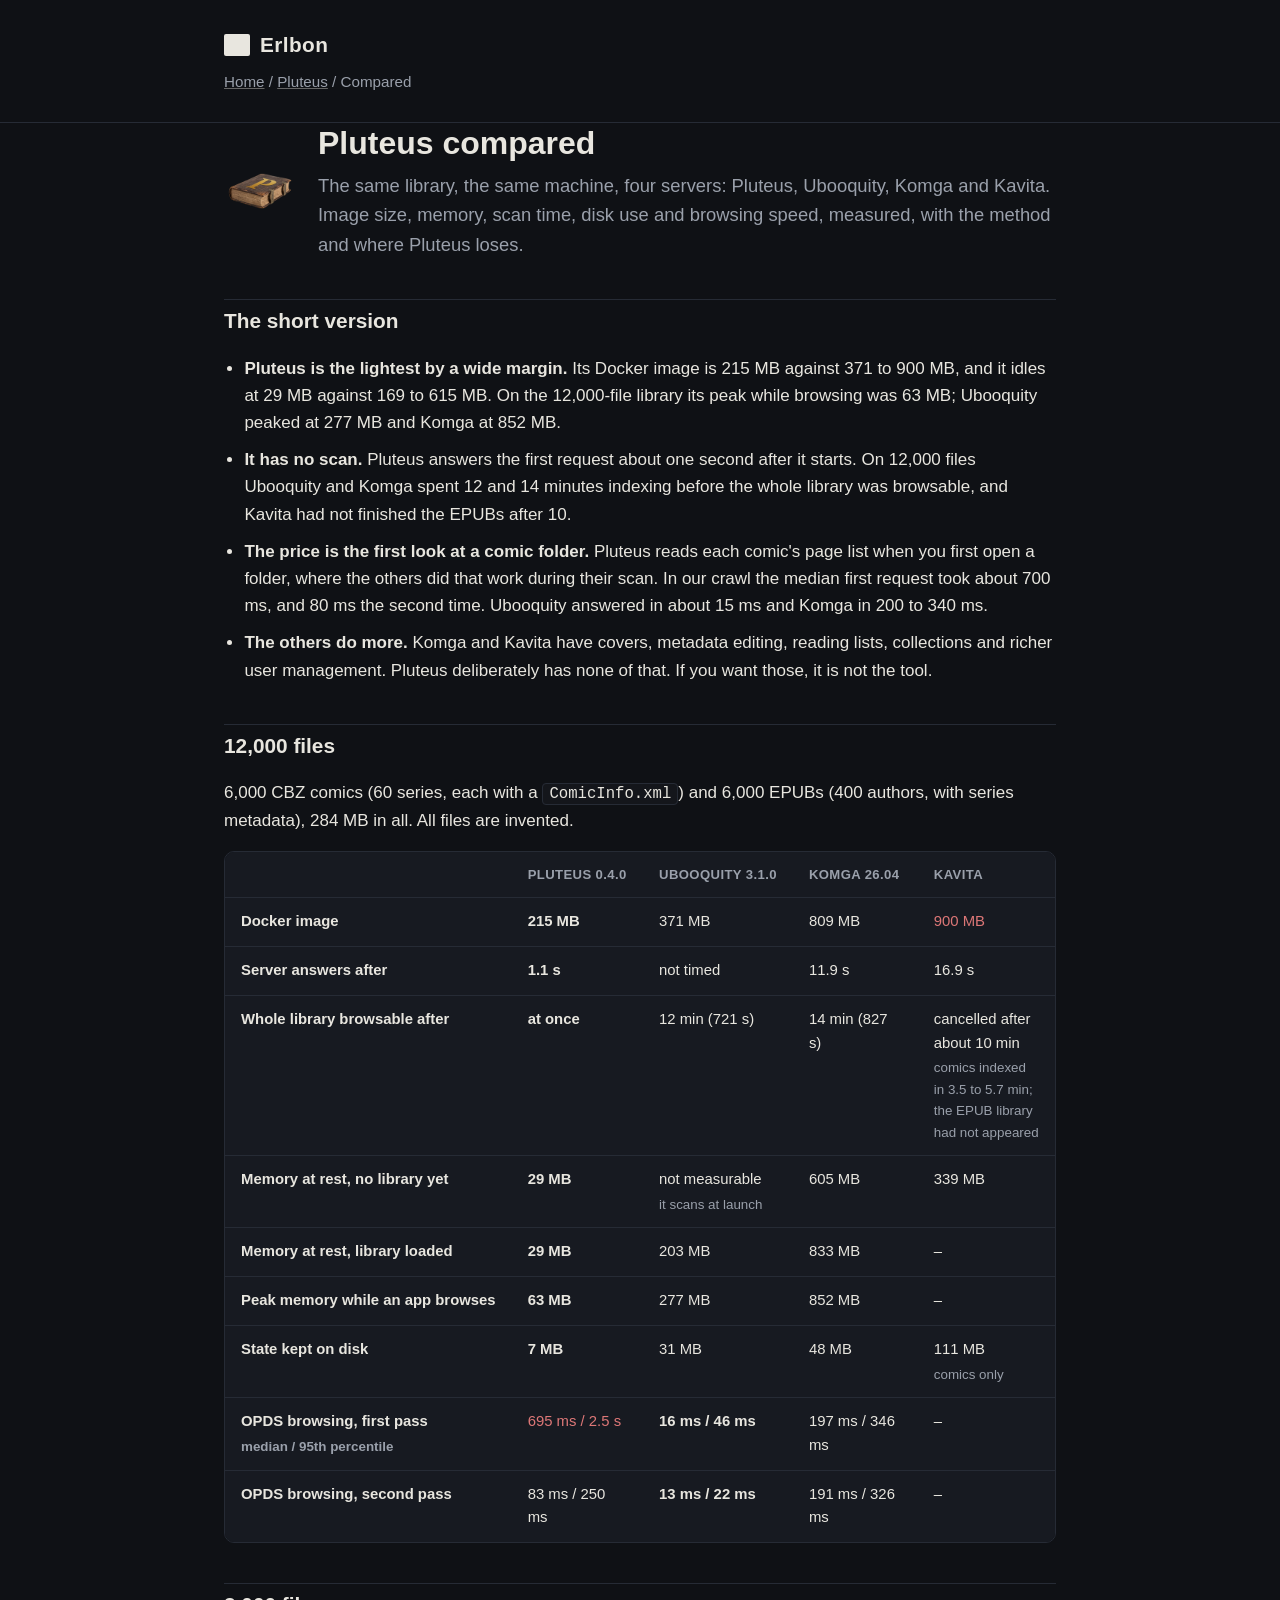
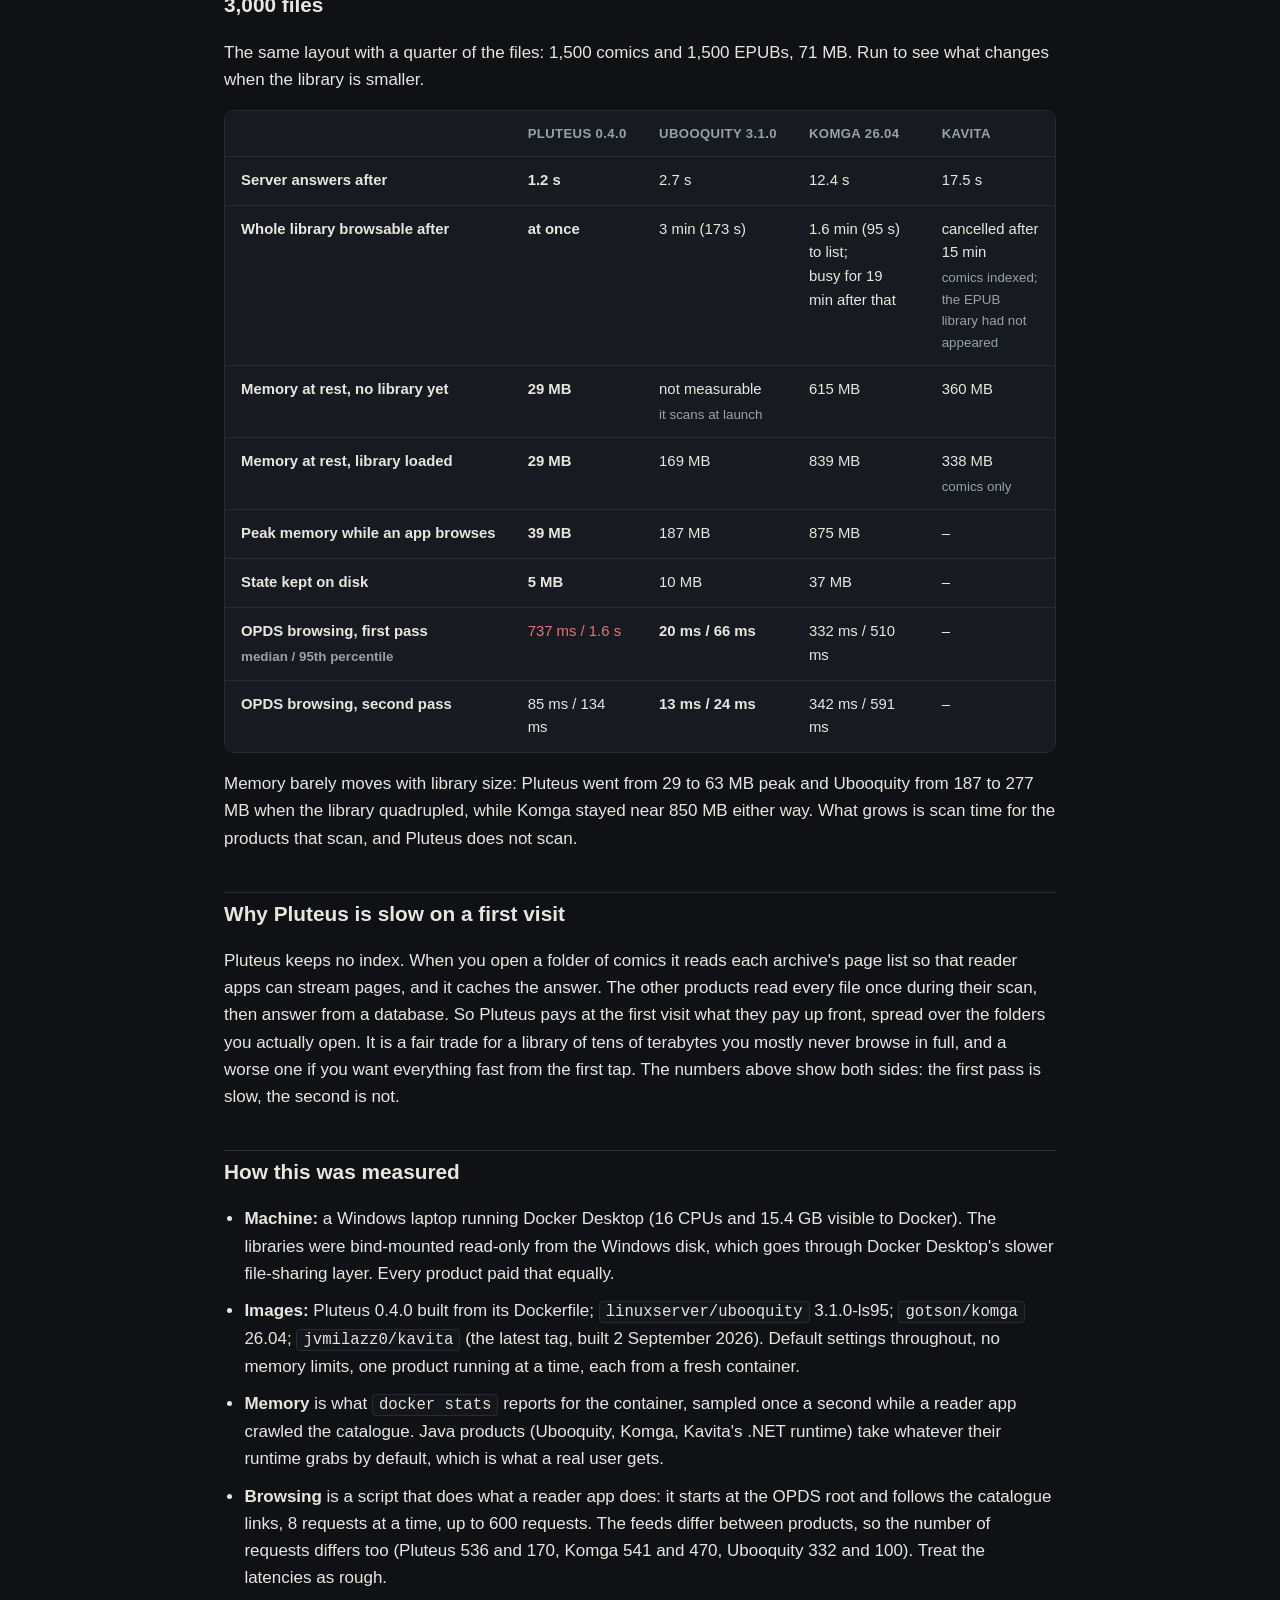
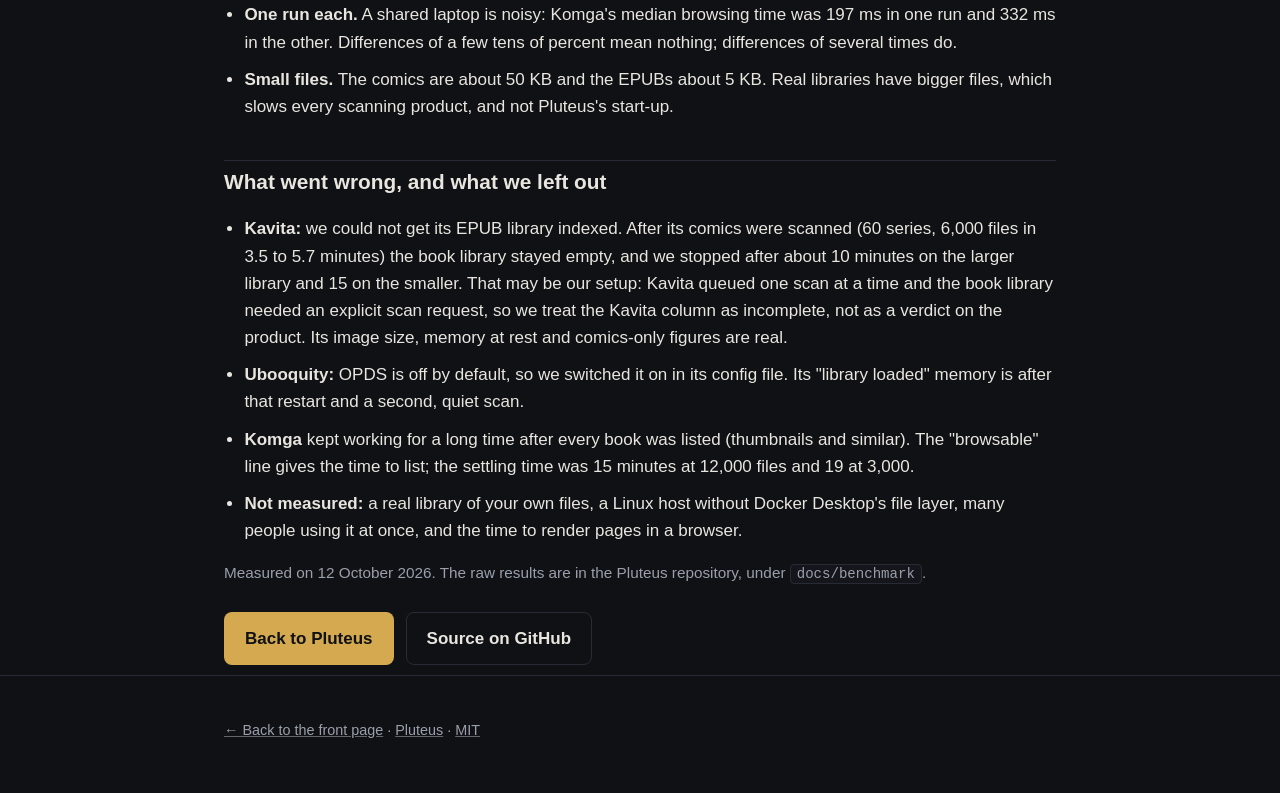
<file: pluteus/compare/index.html>
<!doctype html>
<html lang="en">
<head>
<meta charset="utf-8">
<meta name="viewport" content="width=device-width, initial-scale=1">
<title>Pluteus vs Ubooquity, Komga and Kavita — Memory, Image Size and Scan Time Measured</title>
<meta name="description" content="A measured comparison of Pluteus with Ubooquity, Komga and Kavita on the same library of 12,000 and 3,000 real comic and EPUB files: Docker image size, memory, scan time, disk use and OPDS browsing speed, with the method and its limits.">
<link rel="canonical" href="https://erlbon.github.io/pluteus/compare/">
<link rel="icon" href="../../assets/img/pluteus.png" type="image/png">

<meta property="og:type" content="article">
<meta property="og:title" content="Pluteus vs Ubooquity, Komga and Kavita — measured">
<meta property="og:description" content="Same library, same machine: Docker image size, memory, scan time and browsing speed for four self-hosted comic and ebook servers.">
<meta property="og:url" content="https://erlbon.github.io/pluteus/compare/">
<meta property="og:image" content="https://erlbon.github.io/assets/img/screenshots/pluteus-home.jpg">
<meta name="twitter:card" content="summary_large_image">

<link rel="stylesheet" href="../../assets/style.css">
<style>
  .compare th[scope=row] { min-width: 150px; }
  .compare td { min-width: 96px; }
  .compare td.good { color: var(--accent); font-weight: 600; }
  .compare td.bad { color: #d77; }
</style>

<script type="application/ld+json">
{
  "@context": "https://schema.org",
  "@type": "TechArticle",
  "headline": "Pluteus compared with Ubooquity, Komga and Kavita",
  "description": "Memory, Docker image size, scan time, disk use and OPDS browsing speed of four self-hosted comic and ebook servers on the same library.",
  "url": "https://erlbon.github.io/pluteus/compare/",
  "dateModified": "2026-10-12",
  "author": { "@type": "Person", "name": "Erlbon", "url": "https://github.com/Erlbon" },
  "isPartOf": { "@type": "WebSite", "name": "Erlbon", "url": "https://erlbon.github.io/" }
}
</script>
</head>
<body data-app="pluteus">

<header class="site-header">
  <div class="wrap">
    <a class="wordmark" href="/"><span class="bar" aria-hidden="true"></span> Erlbon</a>
    <nav class="crumbs"><a href="/">Home</a> / <a href="../">Pluteus</a> / Compared</nav>
  </div>
</header>

<main class="wrap">
  <div class="hero">
    <img class="icon" src="../../assets/img/pluteus.png" alt="Pluteus icon" width="72" height="72">
    <div>
      <h1>Pluteus compared</h1>
      <p class="tagline" style="margin-bottom:0">The same library, the same machine, four servers: Pluteus, Ubooquity, Komga and Kavita. Image size, memory, scan time, disk use and browsing speed, measured, with the method and where Pluteus loses.</p>
    </div>
  </div>

  <h2>The short version</h2>
  <ul class="feature-list">
    <li><strong>Pluteus is the lightest by a wide margin.</strong> Its Docker image is 215 MB against 371 to 900 MB, and it idles at 29 MB against 169 to 615 MB. On the 12,000-file library its peak while browsing was 63 MB; Ubooquity peaked at 277 MB and Komga at 852 MB.</li>
    <li><strong>It has no scan.</strong> Pluteus answers the first request about one second after it starts. On 12,000 files Ubooquity and Komga spent 12 and 14 minutes indexing before the whole library was browsable, and Kavita had not finished the EPUBs after 10.</li>
    <li><strong>The price is the first look at a comic folder.</strong> Pluteus reads each comic's page list when you first open a folder, where the others did that work during their scan. In our crawl the median first request took about 700 ms, and 80 ms the second time. Ubooquity answered in about 15 ms and Komga in 200 to 340 ms.</li>
    <li><strong>The others do more.</strong> Komga and Kavita have covers, metadata editing, reading lists, collections and richer user management. Pluteus deliberately has none of that. If you want those, it is not the tool.</li>
  </ul>

  <h2>12,000 files</h2>
  <p>6,000 CBZ comics (60 series, each with a <code>ComicInfo.xml</code>) and 6,000 EPUBs (400 authors, with series metadata), 284 MB in all. All files are invented.</p>
  <div class="table-wrap">
    <table class="format-table compare">
      <thead>
        <tr><th></th><th>Pluteus 0.4.0</th><th>Ubooquity 3.1.0</th><th>Komga 26.04</th><th>Kavita</th></tr>
      </thead>
      <tbody>
        <tr><th scope="row">Docker image</th><td class="good">215 MB</td><td>371 MB</td><td>809 MB</td><td class="bad">900 MB</td></tr>
        <tr><th scope="row">Server answers after</th><td class="good">1.1 s</td><td>not timed</td><td>11.9 s</td><td>16.9 s</td></tr>
        <tr><th scope="row">Whole library browsable after</th><td class="good">at once</td><td>12 min (721 s)</td><td>14 min (827 s)</td><td>cancelled after about 10 min<br><span class="note">comics indexed in 3.5 to 5.7 min; the EPUB library had not appeared</span></td></tr>
        <tr><th scope="row">Memory at rest, no library yet</th><td class="good">29 MB</td><td>not measurable<br><span class="note">it scans at launch</span></td><td>605 MB</td><td>339 MB</td></tr>
        <tr><th scope="row">Memory at rest, library loaded</th><td class="good">29 MB</td><td>203 MB</td><td>833 MB</td><td>&ndash;</td></tr>
        <tr><th scope="row">Peak memory while an app browses</th><td class="good">63 MB</td><td>277 MB</td><td>852 MB</td><td>&ndash;</td></tr>
        <tr><th scope="row">State kept on disk</th><td class="good">7 MB</td><td>31 MB</td><td>48 MB</td><td>111 MB<br><span class="note">comics only</span></td></tr>
        <tr><th scope="row">OPDS browsing, first pass<br><span class="note">median / 95th percentile</span></th><td class="bad">695 ms / 2.5 s</td><td class="good">16 ms / 46 ms</td><td>197 ms / 346 ms</td><td>&ndash;</td></tr>
        <tr><th scope="row">OPDS browsing, second pass</th><td>83 ms / 250 ms</td><td class="good">13 ms / 22 ms</td><td>191 ms / 326 ms</td><td>&ndash;</td></tr>
      </tbody>
    </table>
  </div>

  <h2>3,000 files</h2>
  <p>The same layout with a quarter of the files: 1,500 comics and 1,500 EPUBs, 71 MB. Run to see what changes when the library is smaller.</p>
  <div class="table-wrap">
    <table class="format-table compare">
      <thead>
        <tr><th></th><th>Pluteus 0.4.0</th><th>Ubooquity 3.1.0</th><th>Komga 26.04</th><th>Kavita</th></tr>
      </thead>
      <tbody>
        <tr><th scope="row">Server answers after</th><td class="good">1.2 s</td><td>2.7 s</td><td>12.4 s</td><td>17.5 s</td></tr>
        <tr><th scope="row">Whole library browsable after</th><td class="good">at once</td><td>3 min (173 s)</td><td>1.6 min (95 s) to list;<br>busy for 19 min after that</td><td>cancelled after 15 min<br><span class="note">comics indexed; the EPUB library had not appeared</span></td></tr>
        <tr><th scope="row">Memory at rest, no library yet</th><td class="good">29 MB</td><td>not measurable<br><span class="note">it scans at launch</span></td><td>615 MB</td><td>360 MB</td></tr>
        <tr><th scope="row">Memory at rest, library loaded</th><td class="good">29 MB</td><td>169 MB</td><td>839 MB</td><td>338 MB<br><span class="note">comics only</span></td></tr>
        <tr><th scope="row">Peak memory while an app browses</th><td class="good">39 MB</td><td>187 MB</td><td>875 MB</td><td>&ndash;</td></tr>
        <tr><th scope="row">State kept on disk</th><td class="good">5 MB</td><td>10 MB</td><td>37 MB</td><td>&ndash;</td></tr>
        <tr><th scope="row">OPDS browsing, first pass<br><span class="note">median / 95th percentile</span></th><td class="bad">737 ms / 1.6 s</td><td class="good">20 ms / 66 ms</td><td>332 ms / 510 ms</td><td>&ndash;</td></tr>
        <tr><th scope="row">OPDS browsing, second pass</th><td>85 ms / 134 ms</td><td class="good">13 ms / 24 ms</td><td>342 ms / 591 ms</td><td>&ndash;</td></tr>
      </tbody>
    </table>
  </div>
  <p>Memory barely moves with library size: Pluteus went from 29 to 63 MB peak and Ubooquity from 187 to 277 MB when the library quadrupled, while Komga stayed near 850 MB either way. What grows is scan time for the products that scan, and Pluteus does not scan.</p>

  <h2>Why Pluteus is slow on a first visit</h2>
  <p>Pluteus keeps no index. When you open a folder of comics it reads each archive's page list so that reader apps can stream pages, and it caches the answer. The other products read every file once during their scan, then answer from a database. So Pluteus pays at the first visit what they pay up front, spread over the folders you actually open. It is a fair trade for a library of tens of terabytes you mostly never browse in full, and a worse one if you want everything fast from the first tap. The numbers above show both sides: the first pass is slow, the second is not.</p>

  <h2>How this was measured</h2>
  <ul class="feature-list">
    <li><strong>Machine:</strong> a Windows laptop running Docker Desktop (16 CPUs and 15.4 GB visible to Docker). The libraries were bind-mounted read-only from the Windows disk, which goes through Docker Desktop's slower file-sharing layer. Every product paid that equally.</li>
    <li><strong>Images:</strong> Pluteus 0.4.0 built from its Dockerfile; <code>linuxserver/ubooquity</code> 3.1.0-ls95; <code>gotson/komga</code> 26.04; <code>jvmilazz0/kavita</code> (the latest tag, built 2 September 2026). Default settings throughout, no memory limits, one product running at a time, each from a fresh container.</li>
    <li><strong>Memory</strong> is what <code>docker stats</code> reports for the container, sampled once a second while a reader app crawled the catalogue. Java products (Ubooquity, Komga, Kavita's .NET runtime) take whatever their runtime grabs by default, which is what a real user gets.</li>
    <li><strong>Browsing</strong> is a script that does what a reader app does: it starts at the OPDS root and follows the catalogue links, 8 requests at a time, up to 600 requests. The feeds differ between products, so the number of requests differs too (Pluteus 536 and 170, Komga 541 and 470, Ubooquity 332 and 100). Treat the latencies as rough.</li>
    <li><strong>One run each.</strong> A shared laptop is noisy: Komga's median browsing time was 197 ms in one run and 332 ms in the other. Differences of a few tens of percent mean nothing; differences of several times do.</li>
    <li><strong>Small files.</strong> The comics are about 50 KB and the EPUBs about 5 KB. Real libraries have bigger files, which slows every scanning product, and not Pluteus's start-up.</li>
  </ul>

  <h2>What went wrong, and what we left out</h2>
  <ul class="feature-list">
    <li><strong>Kavita:</strong> we could not get its EPUB library indexed. After its comics were scanned (60 series, 6,000 files in 3.5 to 5.7 minutes) the book library stayed empty, and we stopped after about 10 minutes on the larger library and 15 on the smaller. That may be our setup: Kavita queued one scan at a time and the book library needed an explicit scan request, so we treat the Kavita column as incomplete, not as a verdict on the product. Its image size, memory at rest and comics-only figures are real.</li>
    <li><strong>Ubooquity:</strong> OPDS is off by default, so we switched it on in its config file. Its "library loaded" memory is after that restart and a second, quiet scan.</li>
    <li><strong>Komga</strong> kept working for a long time after every book was listed (thumbnails and similar). The "browsable" line gives the time to list; the settling time was 15 minutes at 12,000 files and 19 at 3,000.</li>
    <li><strong>Not measured:</strong> a real library of your own files, a Linux host without Docker Desktop's file layer, many people using it at once, and the time to render pages in a browser.</li>
  </ul>

  <p class="note">Measured on 12 October 2026. The raw results are in the Pluteus repository, under <code>docs/benchmark</code>.</p>

  <div class="btn-row">
    <a class="btn primary" href="../">Back to Pluteus</a>
    <a class="btn secondary" href="https://github.com/Erlbon/pluteus">Source on GitHub</a>
  </div>
</main>

<footer>
  <div class="wrap">
    <p><a href="/">← Back to the front page</a> · <a href="../">Pluteus</a> · <a href="https://opensource.org/license/mit">MIT</a></p>
  </div>
</footer>

</body>
</html>
</file>
<file: assets/style.css>
/* The Redactor Tools -- shared stylesheet */

:root {
  --bg: #0f1115;
  --panel: #171a21;
  --panel-border: #262b35;
  --text: #e8e6df;
  --text-dim: #9aa0ab;
  --link: #e8e6df;
  --accent: #e8e6df;
  --bar: #14161b;
  --max-width: 880px;
}

* { box-sizing: border-box; }

html { color-scheme: dark; }

body {
  margin: 0;
  background: var(--bg);
  color: var(--text);
  font-family: -apple-system, "Segoe UI", Roboto, Helvetica, Arial, sans-serif;
  line-height: 1.6;
  font-size: 17px;
}

a { color: var(--accent); text-decoration-color: rgba(232,230,223,0.4); }
a:hover { text-decoration-color: var(--accent); }

.wrap {
  max-width: var(--max-width);
  margin: 0 auto;
  padding: 0 24px;
}

/* Top bar: redaction-bar wordmark */
header.site-header {
  border-bottom: 1px solid var(--panel-border);
  padding: 28px 0;
}

.wordmark {
  display: inline-flex;
  align-items: center;
  gap: 10px;
  font-size: 1.3rem;
  font-weight: 700;
  letter-spacing: 0.02em;
  color: var(--text);
  text-decoration: none;
}

.wordmark .bar {
  display: inline-block;
  width: 26px;
  height: 1.05em;
  background: var(--accent);
  border-radius: 2px;
}

.wordmark:hover { color: var(--text); }

nav.crumbs {
  font-size: 0.95rem;
  color: var(--text-dim);
  margin-top: 6px;
}
nav.crumbs a { color: var(--text-dim); }
nav.crumbs a:hover { color: var(--text); }

main { padding: 48px 0 64px; }

.hero-logo {
  display: block;
  margin: 4px auto 28px;
  width: 100%;
  max-width: 200px;
  height: auto;
}

/* Epigraph: old, obsolete senses of "redact" quoted from Wiktionary */
.dict-entry {
  margin: 0 0 36px;
  padding: 20px 22px;
  background: var(--panel);
  border: 1px solid var(--panel-border);
  border-left: 3px solid var(--accent);
  border-radius: 10px;
  font-style: normal;
}

.dict-headword {
  margin: 0 0 10px;
  font-size: 1.1rem;
  font-weight: 700;
  letter-spacing: 0.02em;
}
.dict-headword .dict-pos {
  font-weight: 400;
  font-style: italic;
  color: var(--text-dim);
  margin-left: 4px;
}

.dict-defs {
  margin: 0;
  padding-left: 1.6em;
  color: var(--text-dim);
  font-size: 0.97rem;
}
.dict-defs li { margin-bottom: 8px; }
.dict-defs li:last-child { margin-bottom: 0; }
.dict-defs li::marker { color: var(--text-dim); }

.dict-tag {
  font-size: 0.82em;
  text-transform: uppercase;
  letter-spacing: 0.03em;
  color: var(--text-dim);
  opacity: 0.8;
}
.dict-date {
  font-size: 0.9em;
  color: var(--text-dim);
  opacity: 0.7;
}

.dict-cite {
  margin: 12px 0 0;
  font-size: 0.85rem;
  color: var(--text-dim);
}
.dict-cite a { color: var(--text-dim); }
.dict-cite a:hover { color: var(--text); }

h1 {
  font-size: 2rem;
  line-height: 1.25;
  margin: 0 0 8px;
}

/* Hub page only (sub-pages set data-app and lay their h1 out in .hero) */
body:not([data-app]) h1 { text-align: center; }

.tagline {
  color: var(--text-dim);
  font-size: 1.15rem;
  margin: 0 0 36px;
}

h2 {
  font-size: 1.3rem;
  margin: 40px 0 14px;
  padding-top: 4px;
  border-top: 1px solid var(--panel-border);
}

section:first-of-type h2:first-child { border-top: none; padding-top: 0; }

ul.feature-list {
  padding-left: 1.2em;
}
ul.feature-list li { margin-bottom: 10px; }

.note {
  color: var(--text-dim);
  font-size: 0.9em;
}

/* Format-support table */
.table-wrap {
  overflow-x: auto;
  border: 1px solid var(--panel-border);
  border-radius: 10px;
}

.format-table {
  width: 100%;
  border-collapse: collapse;
  font-size: 0.93rem;
  background: var(--panel);
}

.format-table th,
.format-table td {
  padding: 12px 16px;
  text-align: left;
  vertical-align: top;
  border-bottom: 1px solid var(--panel-border);
}

.format-table thead th {
  color: var(--text-dim);
  font-size: 0.82rem;
  text-transform: uppercase;
  letter-spacing: 0.03em;
  font-weight: 600;
  white-space: nowrap;
}

.format-table tbody th {
  font-weight: 600;
  white-space: nowrap;
}

.format-table tbody tr:last-child th,
.format-table tbody tr:last-child td {
  border-bottom: none;
}

.format-table .note {
  display: block;
  margin-top: 2px;
}

/* App cards on the hub page */
.grid {
  display: grid;
  grid-template-columns: repeat(auto-fit, minmax(360px, 1fr));
  gap: 20px;
  margin-top: 8px;
}

.card {
  display: flex;
  gap: 18px;
  background: var(--panel);
  border: 1px solid var(--panel-border);
  border-radius: 12px;
  padding: 20px;
  text-decoration: none;
  color: var(--text);
  transition: border-color 0.15s ease, transform 0.15s ease;
}
.card:hover {
  border-color: var(--card-accent, var(--accent));
  transform: translateY(-2px);
}

.card img.icon { width: 56px; height: 56px; border-radius: 12px; flex-shrink: 0; }

.card h3 { margin: 0 0 6px; font-size: 1.15rem; }
.card p { margin: 0; color: var(--text-dim); font-size: 0.97rem; }

/* App hero on sub-pages */
.hero {
  display: flex;
  align-items: center;
  gap: 22px;
  margin-bottom: 8px;
}
.hero img.icon { width: 72px; height: 72px; border-radius: 16px; flex-shrink: 0; }

.btn-row { margin: 26px 0 10px; display: flex; gap: 12px; flex-wrap: wrap; }

.btn {
  display: inline-block;
  padding: 12px 20px;
  border-radius: 8px;
  text-decoration: none;
  font-weight: 600;
  border: 1px solid var(--panel-border);
}
.btn.primary {
  background: var(--card-accent, var(--accent));
  color: #0f1115;
  border-color: transparent;
}
.btn.secondary {
  background: transparent;
  color: var(--text);
}
.btn.secondary:hover { border-color: var(--text-dim); }

.sibling-list { display: flex; flex-wrap: wrap; gap: 10px; }
.sibling-list a {
  display: flex;
  align-items: center;
  gap: 8px;
  padding: 8px 14px;
  border: 1px solid var(--panel-border);
  border-radius: 999px;
  text-decoration: none;
  color: var(--text);
  font-size: 0.92rem;
}
.sibling-list a:hover { border-color: var(--text-dim); }
.sibling-list img { width: 20px; height: 20px; border-radius: 5px; }

.screenshots { display: flex; flex-direction: column; gap: 18px; margin: 16px 0 8px; }
.screenshots figure { margin: 0; }
.screenshots img {
  display: block;
  width: 100%;
  height: auto;
  border: 1px solid var(--panel-border);
  border-radius: 10px;
  background: var(--panel);
}
.screenshots figcaption {
  margin-top: 8px;
  color: var(--text-dim);
  font-size: 0.9rem;
  text-align: center;
}

/* Phone screenshots: a row of narrow figures that wraps on small screens */
.screenshots.phones { flex-direction: row; flex-wrap: wrap; justify-content: center; gap: 16px; }
.screenshots.phones figure { flex: 1 1 0; min-width: 130px; max-width: 200px; }
/* Two desktop screenshots side by side on wide screens */
.screenshots.pair { display: grid; grid-template-columns: repeat(auto-fit, minmax(300px, 1fr)); }

footer {
  border-top: 1px solid var(--panel-border);
  padding: 28px 0 40px;
  color: var(--text-dim);
  font-size: 0.9rem;
}
footer a { color: var(--text-dim); }
footer a:hover { color: var(--text); }

code {
  background: var(--bar);
  border: 1px solid var(--panel-border);
  border-radius: 4px;
  padding: 1px 6px;
  font-size: 0.92em;
}

/* Per-app accent colors, sampled from each app's own icon */
[data-app="cbz"]    { --card-accent: #7c2434; }
[data-app="epub"]   { --card-accent: #1c7d78; }
[data-app="mp3"]    { --card-accent: #e8e6df; }
[data-app="video"]  { --card-accent: #57efc6; }
[data-app="folder"] { --card-accent: #f2b225; }
[data-app="pluteus"] { --card-accent: #d4a94f; }

/* TMDB attribution logo: official unmodified SVG, kept small and dim so it
   stays less prominent than the site's own marks (TMDB's terms). */
.tmdb-logo {
  display: block;
  height: 14px;
  width: auto;
  margin-top: 8px;
  opacity: 0.85;
}

/* Command-line examples */
pre.cli-example {
  background: var(--bar);
  border: 1px solid var(--panel-border);
  border-radius: 6px;
  padding: 14px 16px;
  margin: 16px 0;
  overflow-x: auto;
  font-size: 0.9rem;
  line-height: 1.5;
}
pre.cli-example code {
  background: none;
  border: 0;
  padding: 0;
  font-size: inherit;
  white-space: pre;
}

/* Dossier gold, sampled from its icon */
[data-app="dossier"] { --card-accent: #d4a94f; }

/* The front page: a short lead, then the projects as cards */
.lead { color: var(--text-dim); font-size: 1.15rem; margin: 0 0 32px; max-width: 46em; }
body:not([data-app]) h1.front { text-align: left; font-size: 2.2rem; }
.card .icon-row { display: flex; gap: 6px; margin-top: 12px; }
.card .icon-row img { width: 28px; height: 28px; border-radius: 7px; }
.card .kind { display: block; margin-bottom: 4px; font-size: 0.8rem; text-transform: uppercase; letter-spacing: 0.04em; color: var(--text-dim); }
.grid.projects { grid-template-columns: 1fr; }
.grid.projects .card { padding: 22px; }
.grid.projects .card img.icon { width: 64px; height: 64px; border-radius: 14px; }

@media (max-width: 520px) {
  .grid { grid-template-columns: 1fr; }
  .card { flex-direction: column; }
}
[data-app="kinderkopje"] { --card-accent: #ff6a2b; }

/* Accipio blue: the progress-bar blue of the app; the icon's own #185fa5 is too dark under the dark button text */
[data-app="accipio"] { --card-accent: #5aa0f0; }
</file>
